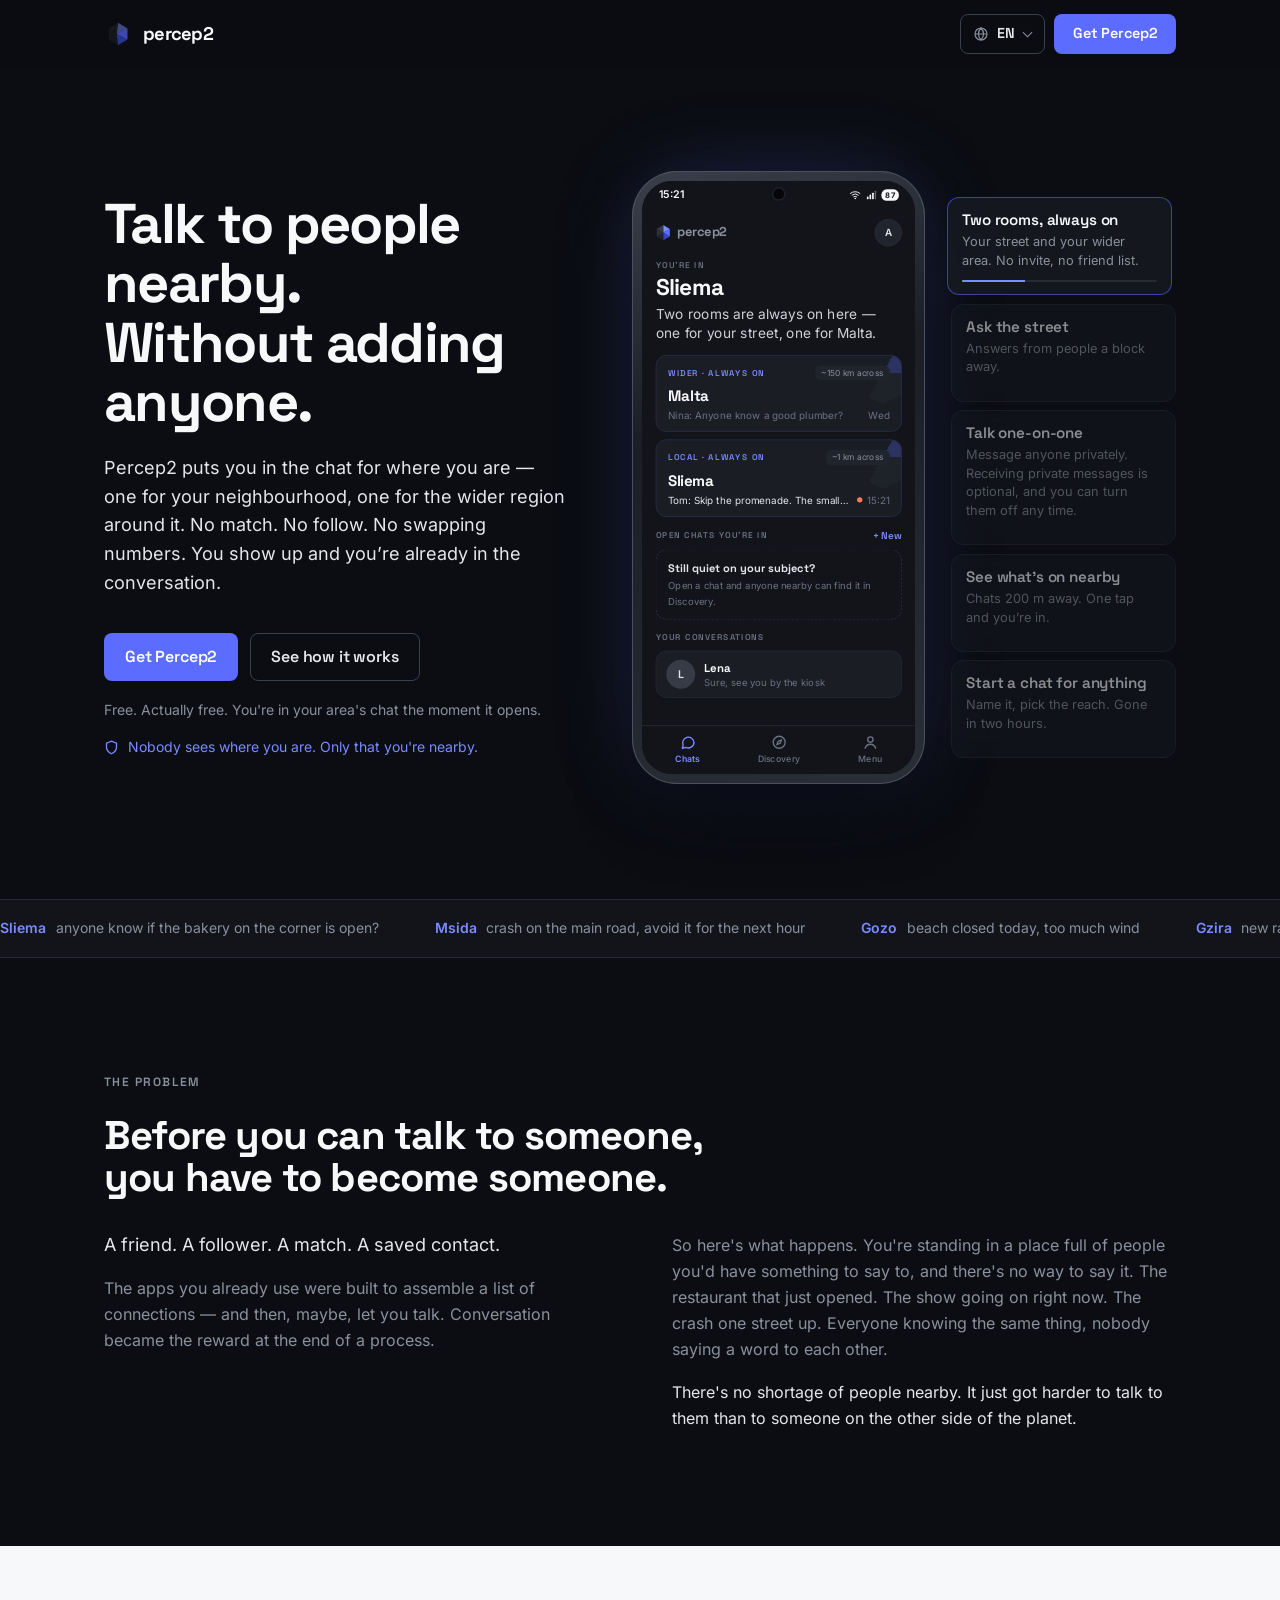
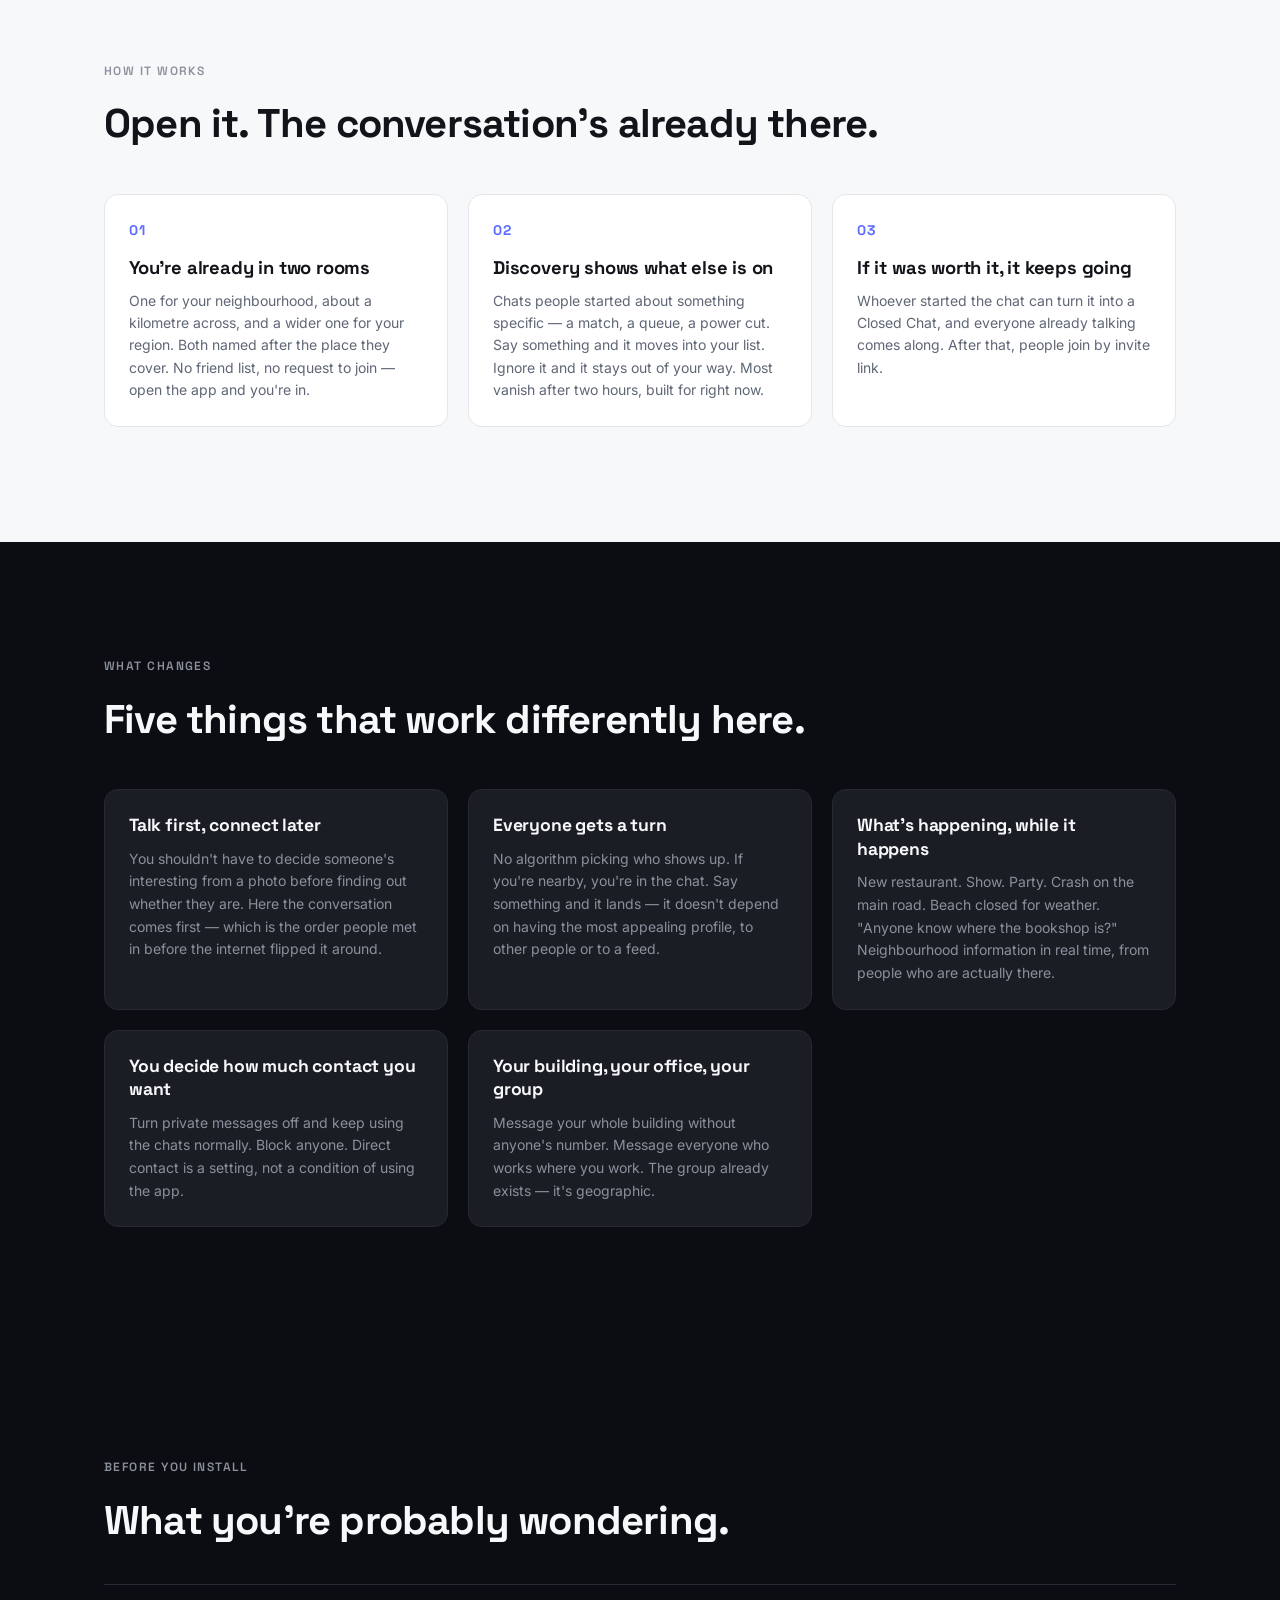
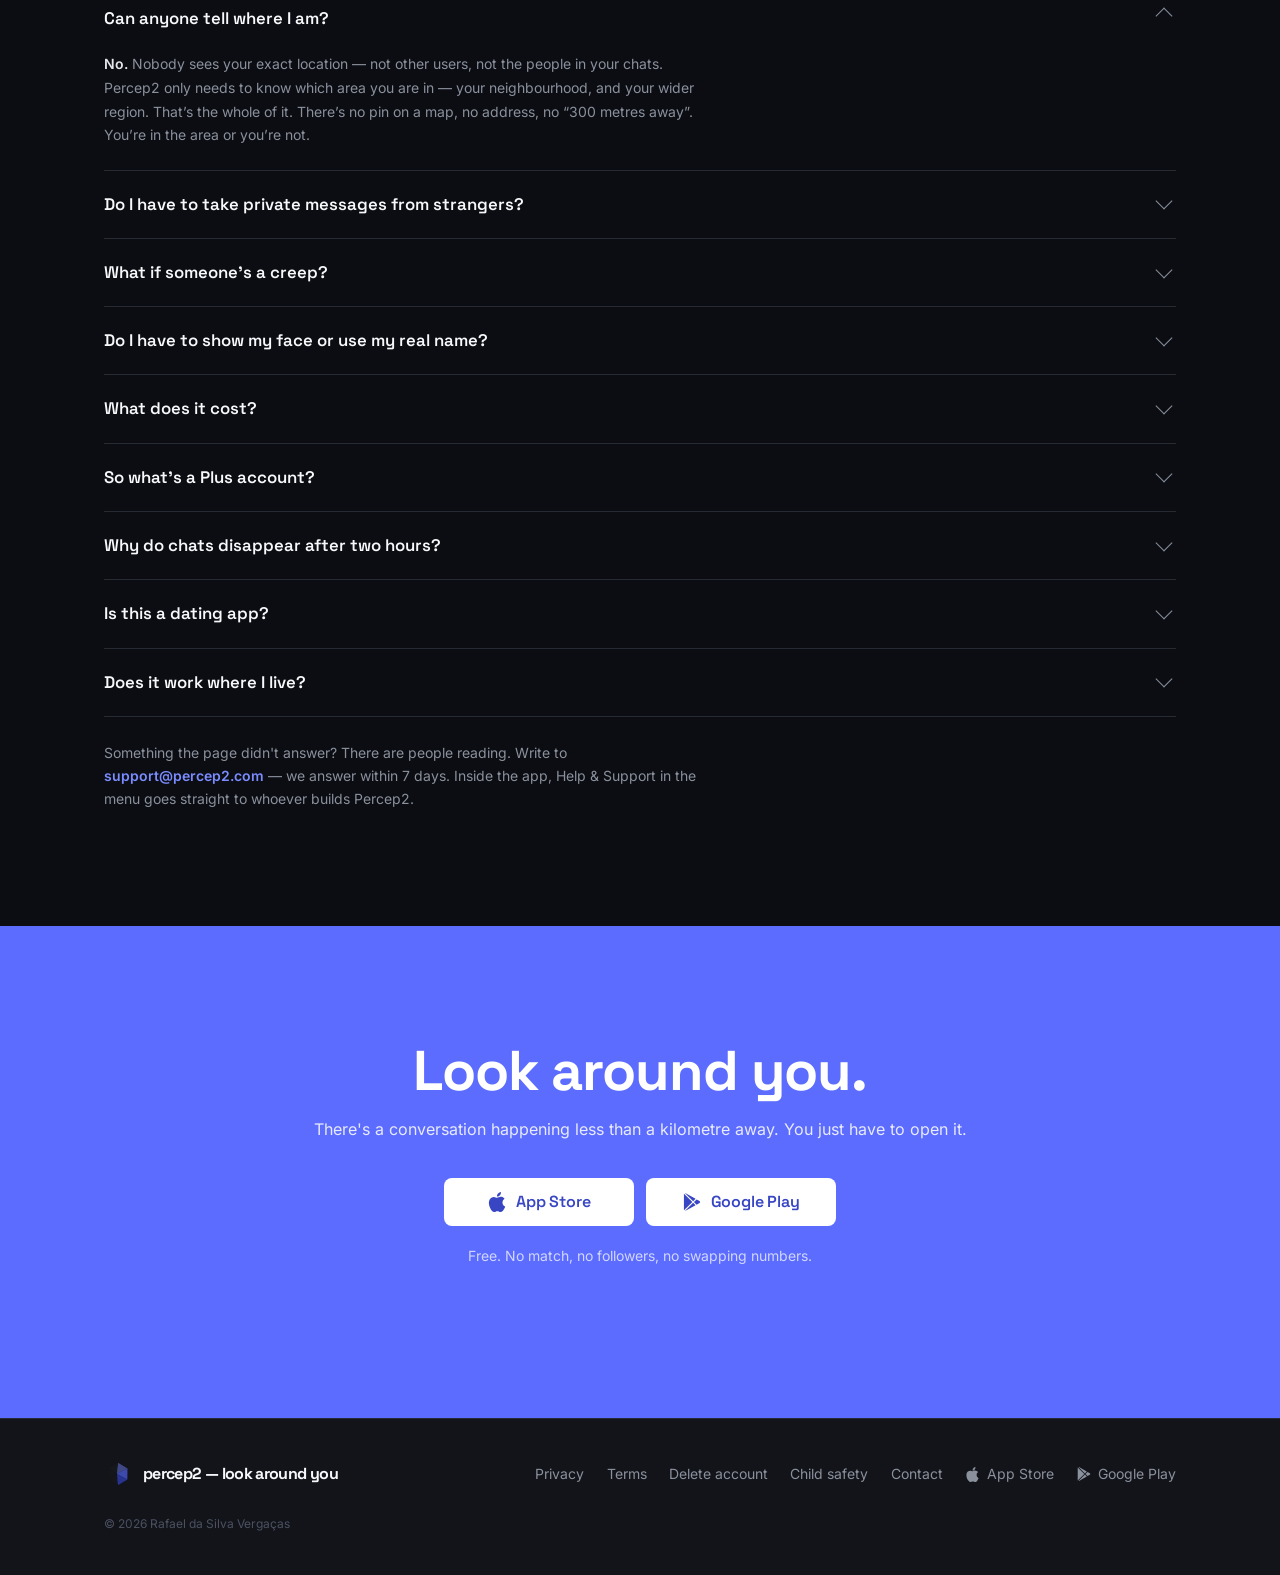
<file: index.html>
<!doctype html>
<html lang="en">
<head>
<meta charset="utf-8">
<meta name="viewport" content="width=device-width,initial-scale=1">
<title>Percep2 — Talk to people nearby. Without adding anyone.</title>
<meta name="description" content="Percep2 puts you in the chat for where you are — your neighbourhood and your wider region. No match, no follow, no swapping numbers.">
<script>
(function(){
  var s;try{s=localStorage.getItem('lang');}catch(e){return;}
  var l=(navigator.languages&&navigator.languages[0])||navigator.language||'';
  if(s==='pt-br'||(s===null&&/^pt/i.test(l)))location.replace('pt-br/index.html'+location.hash);
})();
</script>
<link rel="preload" href="fonts/space-grotesk-latin.woff2" as="font" type="font/woff2" crossorigin>
<link rel="preload" href="fonts/inter-latin.woff2" as="font" type="font/woff2" crossorigin>
<link rel="canonical" href="https://percep2.com/">
<link rel="alternate" hreflang="en" href="https://percep2.com/">
<link rel="alternate" hreflang="pt-BR" href="https://percep2.com/pt-br/">
<link rel="alternate" hreflang="x-default" href="https://percep2.com/">
<link rel="stylesheet" href="assets/site.css">
<link rel="stylesheet" href="assets/demo.css">
<style>
h1{font-size:var(--fs-display);letter-spacing:-.03em}
h2{font-size:var(--fs-h1);letter-spacing:-.02em;margin-bottom:1rem}

/* ---- hero ---- */
.hero{padding-block:clamp(3.5rem,8vw,6.5rem) var(--sec);position:relative}
.hero-grid{display:grid;grid-template-columns:minmax(0,.92fr) minmax(0,1.08fr);gap:clamp(2rem,5vw,4.5rem);
  align-items:center}
.hero h1{margin-bottom:1.4rem}
.hero .sub{font-size:var(--fs-lg);line-height:1.6;color:var(--mist);opacity:.86;margin-bottom:2.2rem}
.cta-row{display:flex;flex-wrap:wrap;gap:.75rem;align-items:center}
.micro{font-size:var(--fs-s);color:var(--slate);margin-top:1.1rem}
.trust{display:inline-flex;align-items:center;gap:.55rem;margin-top:.9rem;
  font-size:var(--fs-s);color:var(--blue-l)}
.trust svg{flex:none}

/* app demo stage */
.stage{position:relative;display:grid;place-items:center;
  min-height:clamp(320px,42vw,460px)}
.rings{position:absolute;inset:0;display:grid;place-items:center;z-index:1}
.rings i{position:absolute;border:1px solid var(--blue);border-radius:50%;
  width:90px;height:90px;opacity:0;
  animation:ping 6s cubic-bezier(.22,.61,.36,1) infinite}
.rings i:nth-child(2){animation-delay:2s}
.rings i:nth-child(3){animation-delay:4s}
@keyframes ping{0%{width:90px;height:90px;opacity:0}
  10%{opacity:.42}100%{width:min(520px,92vw);height:min(520px,92vw);opacity:0}}

/* ---- proof ticker ---- */
.proof{border-block:1px solid var(--line);background:var(--ink);
  padding-block:1.05rem;overflow:hidden}
.track{display:flex;gap:3.5rem;width:max-content;
  animation:slide 46s linear infinite}
.proof:hover .track{animation-play-state:paused}
@keyframes slide{to{transform:translateX(-50%)}}
.msg{font-size:var(--fs-s);color:var(--slate);white-space:nowrap;
  display:flex;align-items:center;gap:.6rem}
.msg b{color:var(--blue-l);font-weight:600}
.proof-note{font-size:var(--fs-xs);color:#4B5160;text-align:center;
  margin-top:.7rem;letter-spacing:.04em}

/* ---- sections ---- */
section{padding-block:var(--sec)}
.lede{font-size:var(--fs-lg);color:var(--mist);opacity:.9}
.two{display:grid;grid-template-columns:1fr 1fr;gap:clamp(2rem,5vw,4rem)}
.steps{display:grid;grid-template-columns:repeat(3,1fr);gap:1.25rem;margin-top:3rem}
.step{background:var(--surface);border:1px solid var(--line);border-radius:14px;
  padding:24px;transition:border-color .16s var(--ease)}
.step:hover{border-color:#2F3543}
.step .n{font-family:var(--disp);font-size:var(--fs-s);font-weight:700;
  color:var(--blue);letter-spacing:.1em;display:block;margin-bottom:.9rem}
.step h3{font-size:1.15rem;margin-bottom:.55rem}
.step p{font-size:var(--fs-s);color:var(--slate);line-height:1.6}

.bens{display:grid;grid-template-columns:repeat(3,1fr);gap:1.25rem;margin-top:3rem}
.ben{background:var(--surface);border:1px solid var(--line);border-radius:14px;
  padding:24px}
.ben h3{font-size:1.1rem;margin-bottom:.6rem}
.ben p{font-size:var(--fs-s);color:var(--slate);line-height:1.62}
.ben:nth-child(4),.ben:nth-child(5){grid-column:span 1}

/* light break */
.break{background:var(--paper);color:var(--ink)}
.break h2,.break h3{color:var(--ink)}
.break p{color:#454B58}
.break .eyebrow{color:#8A909C}
.break .step,.break .ben{background:#fff;border-color:#E4E6EB}
.break .step p,.break .ben p{color:#5F6675}

/* ---- faq ---- */
.faq{margin-top:2.6rem;border-top:1px solid var(--line)}
.faq details{border-bottom:1px solid var(--line)}
.faq summary{cursor:pointer;list-style:none;padding:1.25rem 2.5rem 1.25rem 0;
  font-family:var(--disp);font-weight:600;font-size:1.05rem;color:var(--paper);
  position:relative;transition:color .14s var(--ease)}
.faq summary::-webkit-details-marker{display:none}
.faq summary:hover{color:var(--blue-l)}
.faq summary:focus-visible{outline:2px solid var(--blue-l);outline-offset:4px}
.faq summary::after{content:"";position:absolute;right:.35rem;top:1.55rem;
  width:11px;height:11px;border-right:1.5px solid var(--slate);
  border-bottom:1.5px solid var(--slate);transform:rotate(45deg);
  transition:transform .2s var(--ease)}
.faq details[open] summary::after{transform:rotate(-135deg)}
.faq details .a{padding:0 0 1.4rem;font-size:var(--fs-s);color:var(--slate);
  line-height:1.7;max-width:66ch}
.faq details .a strong{color:var(--mist);font-weight:600}
.faq-note{font-size:var(--fs-s);color:var(--slate);margin-top:1.6rem}

/* ---- final ---- */
.final{background:var(--blue);color:#fff;text-align:center}
.final h2{color:#fff;font-size:var(--fs-display)}
.final p{color:rgba(255,255,255,.86);margin:1rem auto 2.2rem}
.final .btn{background:#fff;color:var(--blue-d)}
.final .btn:hover{background:var(--paper)}
.final .micro{color:rgba(255,255,255,.72)}
.stores{display:flex;flex-wrap:wrap;gap:.8rem;justify-content:center}
.final .stores .btn{min-width:190px;gap:.6rem}
@media(max-width:640px){.final .stores .btn{width:100%;max-width:320px}}

/* ---- scroll reveal ---- */
.rv{opacity:0;transform:translateY(12px);
  transition:opacity .24s ease-out,transform .24s ease-out}
.rv.in{opacity:1;transform:none}
@media (prefers-reduced-motion:reduce){
  .rv{opacity:1;transform:none;transition:none}
  .rings i,.track{animation:none}
  html{scroll-behavior:auto}
}

@media(max-width:900px){
  .hero-grid,.two{grid-template-columns:1fr}
  .steps,.bens{grid-template-columns:1fr}
  .stage{min-height:0}
}
</style>
</head>
<body>

<nav id="nav">
  <div class="wrap">
    <div class="lock"><canvas id="navmark" width="56" height="56"></canvas><span>percep2</span></div>
    <div class="nav-end">
      <details class="lang">
        <summary aria-label="Language: English"><svg width="16" height="16" viewBox="0 0 24 24" fill="none" stroke="currentColor" stroke-width="1.8" aria-hidden="true"><circle cx="12" cy="12" r="9"/><path d="M3 12h18M12 3c2.5 2.7 3.8 5.7 3.8 9s-1.3 6.3-3.8 9c-2.5-2.7-3.8-5.7-3.8-9S9.5 5.7 12 3z"/></svg>EN</summary>
        <ul>
          <li><a href="index.html" hreflang="en" lang="en" data-lang="en" aria-current="true">English</a></li>
          <li><a href="pt-br/index.html" hreflang="pt-BR" lang="pt-BR" data-lang="pt-br">Português (Brasil)</a></li>
        </ul>
      </details>
      <a class="btn btn-p" href="#get">Get Percep2</a>
    </div>
  </div>
</nav>

<!-- 1 · HERO -->
<header class="hero">
  <div class="wrap hero-grid">
    <div>
      <h1 class="rv">Talk to people nearby.<br>Without adding anyone.</h1>
      <p class="sub rv">Percep2 puts you in the chat for where you are — one for your
        neighbourhood, one for the wider region around it. No match. No follow. No swapping numbers.
        You show up and you&rsquo;re already in the conversation.</p>
      <div class="cta-row rv">
        <a class="btn btn-p" href="#get">Get Percep2</a>
        <a class="btn btn-s" href="#how">See how it works</a>
      </div>
      <p class="micro rv">Free. Actually free. You're in your area's chat the moment it opens.</p>
      <p class="trust rv">
        <svg width="15" height="15" viewBox="0 0 24 24" fill="none" stroke="currentColor" stroke-width="2.1">
          <path d="M12 22s8-4 8-10V5l-8-3-8 3v7c0 6 8 10 8 10z"/></svg>
        Nobody sees where you are. Only that you're nearby.
      </p>
    </div>
    <div class="stage rv">
      <div class="demo" id="demo">
        <div class="pwrap">
          <div class="rings"><i></i><i></i><i></i></div>
          <div class="phone" role="img" aria-label="Percep2 app demo: reading your local area chat, messaging someone privately, joining a chat from Discovery and opening a new chat.">
            <div class="phone-in"><div class="scr" aria-hidden="true"></div></div>
          </div>
        </div>
        <ol class="rail">
        <li><button type="button"><b>Two rooms, always on</b><span>Your street and your wider area. No invite, no friend list.</span><i class="bar"></i></button></li>
        <li><button type="button"><b>Ask the street</b><span>Answers from people a block away.</span><i class="bar"></i></button></li>
        <li><button type="button"><b>Talk one-on-one</b><span>Message anyone privately. Receiving private messages is optional, and you can turn them off any time.</span><i class="bar"></i></button></li>
        <li><button type="button"><b>See what’s on nearby</b><span>Chats 200 m away. One tap and you’re in.</span><i class="bar"></i></button></li>
        <li><button type="button"><b>Start a chat for anything</b><span>Name it, pick the reach. Gone in two hours.</span><i class="bar"></i></button></li>
        </ol>
        <div class="dots"></div>
      </div>
    </div>
  </div>
</header>

<!-- 2 · PROOF -->
<div class="proof">
  <div class="track" id="track"></div>
</div>

<!-- 3 · CONFLICT -->
<section>
  <div class="wrap">
    <span class="eyebrow rv">The problem</span>
    <h2 class="rv">Before you can talk to someone,<br>you have to become someone.</h2>
    <div class="two" style="margin-top:2rem">
      <div>
        <p class="lede rv">A friend. A follower. A match. A saved contact.</p>
        <p class="rv dim" style="margin-top:1.1rem">The apps you already use were built to
          assemble a list of connections — and then, maybe, let you talk. Conversation
          became the reward at the end of a process.</p>
      </div>
      <div>
        <p class="rv dim">So here's what happens. You're standing in a place full of people
          you'd have something to say to, and there's no way to say it. The restaurant that
          just opened. The show going on right now. The crash one street up. Everyone
          knowing the same thing, nobody saying a word to each other.</p>
        <p class="rv" style="margin-top:1.1rem;color:var(--mist)">There's no shortage of
          people nearby. It just got harder to talk to them than to someone on the other
          side of the planet.</p>
      </div>
    </div>
  </div>
</section>

<!-- 4 · HOW IT WORKS (light break) -->
<section class="break" id="how">
  <div class="wrap">
    <span class="eyebrow rv">How it works</span>
    <h2 class="rv">Open it. The conversation's already there.</h2>
    <div class="steps">
      <div class="step rv"><span class="n">01</span>
        <h3>You're already in two rooms</h3>
        <p>One for your neighbourhood, about a kilometre across, and a wider one for
          your region. Both named after the place they cover. No friend list, no request to
          join — open the app and you're in.</p></div>
      <div class="step rv"><span class="n">02</span>
        <h3>Discovery shows what else is on</h3>
        <p>Chats people started about something specific — a match, a queue, a power cut.
          Say something and it moves into your list. Ignore it and it stays out of your way.
          Most vanish after two hours, built for right now.</p></div>
      <div class="step rv"><span class="n">03</span>
        <h3>If it was worth it, it keeps going</h3>
        <p>Whoever started the chat can turn it into a Closed Chat, and everyone already
          talking comes along. After that, people join by invite link.</p></div>
    </div>
  </div>
</section>

<!-- 5 · BENEFITS -->
<section>
  <div class="wrap">
    <span class="eyebrow rv">What changes</span>
    <h2 class="rv">Five things that work differently here.</h2>
    <div class="bens">
      <div class="ben rv"><h3>Talk first, connect later</h3>
        <p>You shouldn't have to decide someone's interesting from a photo before finding
          out whether they are. Here the conversation comes first — which is the order
          people met in before the internet flipped it around.</p></div>
      <div class="ben rv"><h3>Everyone gets a turn</h3>
        <p>No algorithm picking who shows up. If you're nearby, you're in the chat. Say
          something and it lands — it doesn't depend on having the most appealing profile,
          to other people or to a feed.</p></div>
      <div class="ben rv"><h3>What's happening, while it happens</h3>
        <p>New restaurant. Show. Party. Crash on the main road. Beach closed for weather.
          "Anyone know where the bookshop is?" Neighbourhood information in real time,
          from people who are actually there.</p></div>
      <div class="ben rv"><h3>You decide how much contact you want</h3>
        <p>Turn private messages off and keep using the chats normally. Block anyone.
          Direct contact is a setting, not a condition of using the app.</p></div>
      <div class="ben rv"><h3>Your building, your office, your group</h3>
        <p>Message your whole building without anyone's number. Message everyone who works
          where you work. The group already exists — it's geographic.</p></div>
    </div>
  </div>
</section>

<!-- 7 · OBJECTIONS -->
<section>
  <div class="wrap">
    <span class="eyebrow rv">Before you install</span>
    <h2 class="rv">What you're probably wondering.</h2>
    <div class="faq">
      <details open class="rv"><summary>Can anyone tell where I am?</summary>
        <div class="a"><strong>No.</strong> Nobody sees your exact location — not other
          users, not the people in your chats. Percep2 only needs to know which area you are in — your neighbourhood, and your
          wider region. That&rsquo;s the whole of it. There&rsquo;s no pin on a map, no address, no
          &ldquo;300 metres away&rdquo;. You&rsquo;re in the area or you&rsquo;re not.</div></details>
      <details class="rv"><summary>Do I have to take private messages from strangers?</summary>
        <div class="a">No. You can switch private messages off and still use every chat
          normally. And you can block anyone.</div></details>
      <details class="rv"><summary>What if someone's a creep?</summary>
        <div class="a">You block them on the spot, from their profile, in any chat — not just
          in private messages. Blocking hides their messages from you everywhere and stops them
          messaging you. You can also <strong>report</strong> any message or any profile, with a
          reason, and reports go to a person who reads them. Where a report holds up, the content
          comes down or the account goes. If something is taken down, whoever posted it is told
          why. And nothing lingers regardless: messages clear themselves out after 7 days in Open
          Chats, 30 in Closed and private ones.</div></details>
      <details class="rv"><summary>Do I have to show my face or use my real name?</summary>
        <div class="a">No to both. A <strong>display name is the only thing required</strong>,
          and it does not have to be your real one — pick whatever you want people to call you.
          Photo, bio and country are all optional, all editable later, and you can leave
          them empty or clear them at any time. Your email address is never shown to anyone.</div></details>
      <details class="rv"><summary>What does it cost?</summary>
        <div class="a">Nothing. The app is completely free — including the Plus
          account, which also costs nothing right now.</div></details>
      <details class="rv"><summary>So what's a Plus account?</summary>
        <div class="a">An account type with four extra things: you choose how long your Open Chats last, you can turn them into Closed Chats, you can open a chat that reaches
          beyond your immediate area, and you can start as many new private conversations as you
          like. Switching is free, and you can switch back.</div></details>
      <details class="rv"><summary>Why do chats disappear after two hours?</summary>
        <div class="a">Because they're for what's happening now. A chat about the show ends
          when the show ends. Anything worth keeping becomes a Closed Chat; the rest gets
          out of the way. On Plus you can choose a longer chat, up to as long as people keep talking.</div></details>
      <details class="rv"><summary>Is this a dating app?</summary>
        <div class="a">Not only. Some people are looking for a relationship, some want
          friends or someone to do something with, and some just want to know what's going
          on nearby. All three fit in the same chat, and that's the part that makes it
          work.</div></details>
      <details class="rv"><summary>Does it work where I live?</summary>
        <div class="a">There is no country list and no waiting list — open the app anywhere and
          you are in your area's chats immediately. That is why there are <strong>two</strong>:
          your neighbourhood is roughly a kilometre across, and early on it may well be quiet.
          The wider regional room is not. So a quiet street is never a dead end — it is one row
          above a room with everyone else in it. As more people around you join, your
          neighbourhood becomes the livelier of the two on its own.</div></details>
    </div>
    <p class="faq-note rv">Something the page didn't answer? There are people reading.
      Write to <a class="link" href="mailto:support@percep2.com">support@percep2.com</a> — we answer within
      7 days. Inside the app, Help &amp; Support in the menu goes straight to whoever
      builds Percep2.</p>
  </div>
</section>

<!-- 9 · FINAL CTA -->
<section class="final" id="get">
  <div class="wrap">
    <h2 class="rv">Look around you.</h2>
    <p class="rv">There's a conversation happening less than a kilometre away.
      You just have to open it.</p>
    <div class="stores rv">
      <a class="btn" href="https://apps.apple.com/app/id6810863761"><svg width="20" height="20" viewBox="0 0 24 24" fill="currentColor" aria-hidden="true"><path d="M12.152 6.896c-.948 0-2.415-1.078-3.96-1.04-2.04.027-3.91 1.183-4.961 3.014-2.117 3.675-.546 9.103 1.519 12.09 1.013 1.454 2.208 3.09 3.792 3.039 1.52-.065 2.09-.987 3.935-.987 1.831 0 2.35.987 3.96.948 1.637-.026 2.676-1.48 3.676-2.948 1.156-1.688 1.636-3.325 1.662-3.415-.039-.013-3.182-1.221-3.22-4.857-.026-3.04 2.48-4.494 2.597-4.559-1.429-2.09-3.623-2.324-4.39-2.376-2-.156-3.675 1.09-4.61 1.09zM15.53 3.83c.843-1.012 1.4-2.427 1.245-3.83-1.207.052-2.662.805-3.532 1.818-.78.896-1.454 2.338-1.273 3.714 1.338.104 2.715-.688 3.559-1.701"/></svg>App Store</a>
      <a class="btn" href="https://play.google.com/store/apps/details?id=com.percep2.app"><svg width="18" height="18" viewBox="0 0 24 24" fill="currentColor" aria-hidden="true"><path d="M22.018 13.298l-3.919 2.218-3.515-3.493 3.543-3.521 3.891 2.202a1.49 1.49 0 0 1 0 2.594zM1.337.924a1.486 1.486 0 0 0-.112.568v21.017c0 .217.045.419.124.6l11.155-11.087L1.337.924zm12.207 10.065l3.258-3.238L3.45.195a1.466 1.466 0 0 0-.946-.179l11.04 10.973zm0 2.067l-11 10.933c.298.036.612-.016.906-.183l13.324-7.54-3.23-3.21z"/></svg>Google Play</a>
    </div>
    <p class="micro rv" style="margin-top:1.2rem">Free. No match, no followers,
      no swapping numbers.</p>
  </div>
</section>

<footer>
  <div class="wrap">
    <div class="lock"><canvas id="footmark" width="48" height="48"></canvas>
      <span style="font-size:1rem">percep2 — look around you</span></div>
    <div class="flinks">
      <a href="privacy.html">Privacy</a><a href="terms.html">Terms</a>
      <a href="delete-account.html">Delete account</a>
      <a href="child-safety.html">Child safety</a>
      <a href="mailto:support@percep2.com">Contact</a>
      <a class="store" href="https://apps.apple.com/app/id6810863761"><svg width="15" height="15" viewBox="0 0 24 24" fill="currentColor" aria-hidden="true"><path d="M12.152 6.896c-.948 0-2.415-1.078-3.96-1.04-2.04.027-3.91 1.183-4.961 3.014-2.117 3.675-.546 9.103 1.519 12.09 1.013 1.454 2.208 3.09 3.792 3.039 1.52-.065 2.09-.987 3.935-.987 1.831 0 2.35.987 3.96.948 1.637-.026 2.676-1.48 3.676-2.948 1.156-1.688 1.636-3.325 1.662-3.415-.039-.013-3.182-1.221-3.22-4.857-.026-3.04 2.48-4.494 2.597-4.559-1.429-2.09-3.623-2.324-4.39-2.376-2-.156-3.675 1.09-4.61 1.09zM15.53 3.83c.843-1.012 1.4-2.427 1.245-3.83-1.207.052-2.662.805-3.532 1.818-.78.896-1.454 2.338-1.273 3.714 1.338.104 2.715-.688 3.559-1.701"/></svg>App Store</a>
      <a class="store" href="https://play.google.com/store/apps/details?id=com.percep2.app"><svg width="14" height="14" viewBox="0 0 24 24" fill="currentColor" aria-hidden="true"><path d="M22.018 13.298l-3.919 2.218-3.515-3.493 3.543-3.521 3.891 2.202a1.49 1.49 0 0 1 0 2.594zM1.337.924a1.486 1.486 0 0 0-.112.568v21.017c0 .217.045.419.124.6l11.155-11.087L1.337.924zm12.207 10.065l3.258-3.238L3.45.195a1.466 1.466 0 0 0-.946-.179l11.04 10.973zm0 2.067l-11 10.933c.298.036.612-.016.906-.183l13.324-7.54-3.23-3.21z"/></svg>Google Play</a>
    </div>
  </div>
  <div class="wrap fcopy">&copy; 2026 Rafael da Silva Vergaças</div>
</footer>

<script>
/* ============================================================
   3 · Proof ticker — duplicado para loop contínuo
   ============================================================ */
(function(){
  const msgs=[
    ['Sliema','anyone know if the bakery on the corner is open?'],
    ['Msida','crash on the main road, avoid it for the next hour'],
    ['Gozo','beach closed today, too much wind'],
    ['Gzira','new ramen place just opened, queue is short right now'],
    ['Office Building','whose car is blocking the garage'],
    ['Valetta','looking for a bookshop around here, any tips?'],
    ['St Julians','who else is at the show? this crowd is huge']
  ];
  const t=document.getElementById('track');
  if(!t) return;
  const html=msgs.map(([p,m])=>`<span class="msg"><b>${p}</b> ${m}</span>`).join('');
  t.innerHTML=html+html;
})();
</script>
<script src="assets/demo.js"></script>
<script src="assets/stores.js"></script>
<script src="assets/site.js"></script>
</body>
</html>
</file>
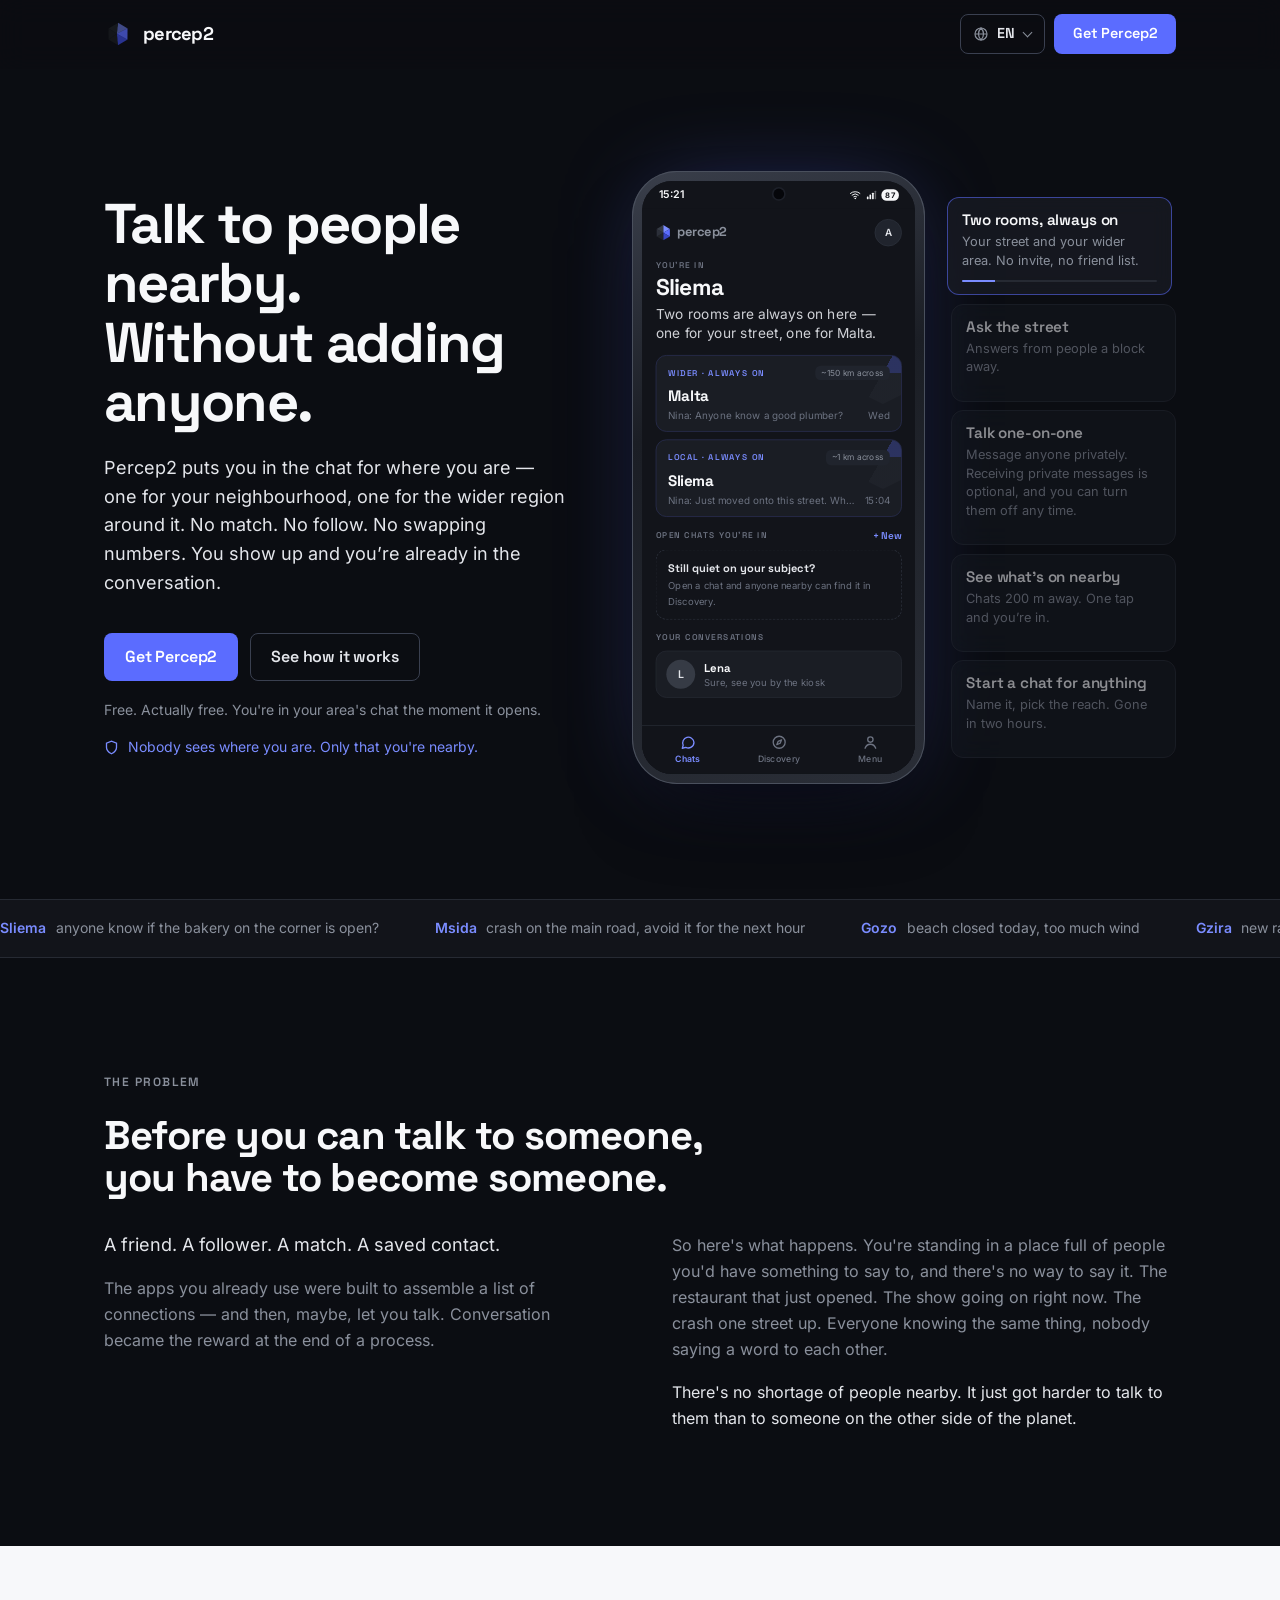
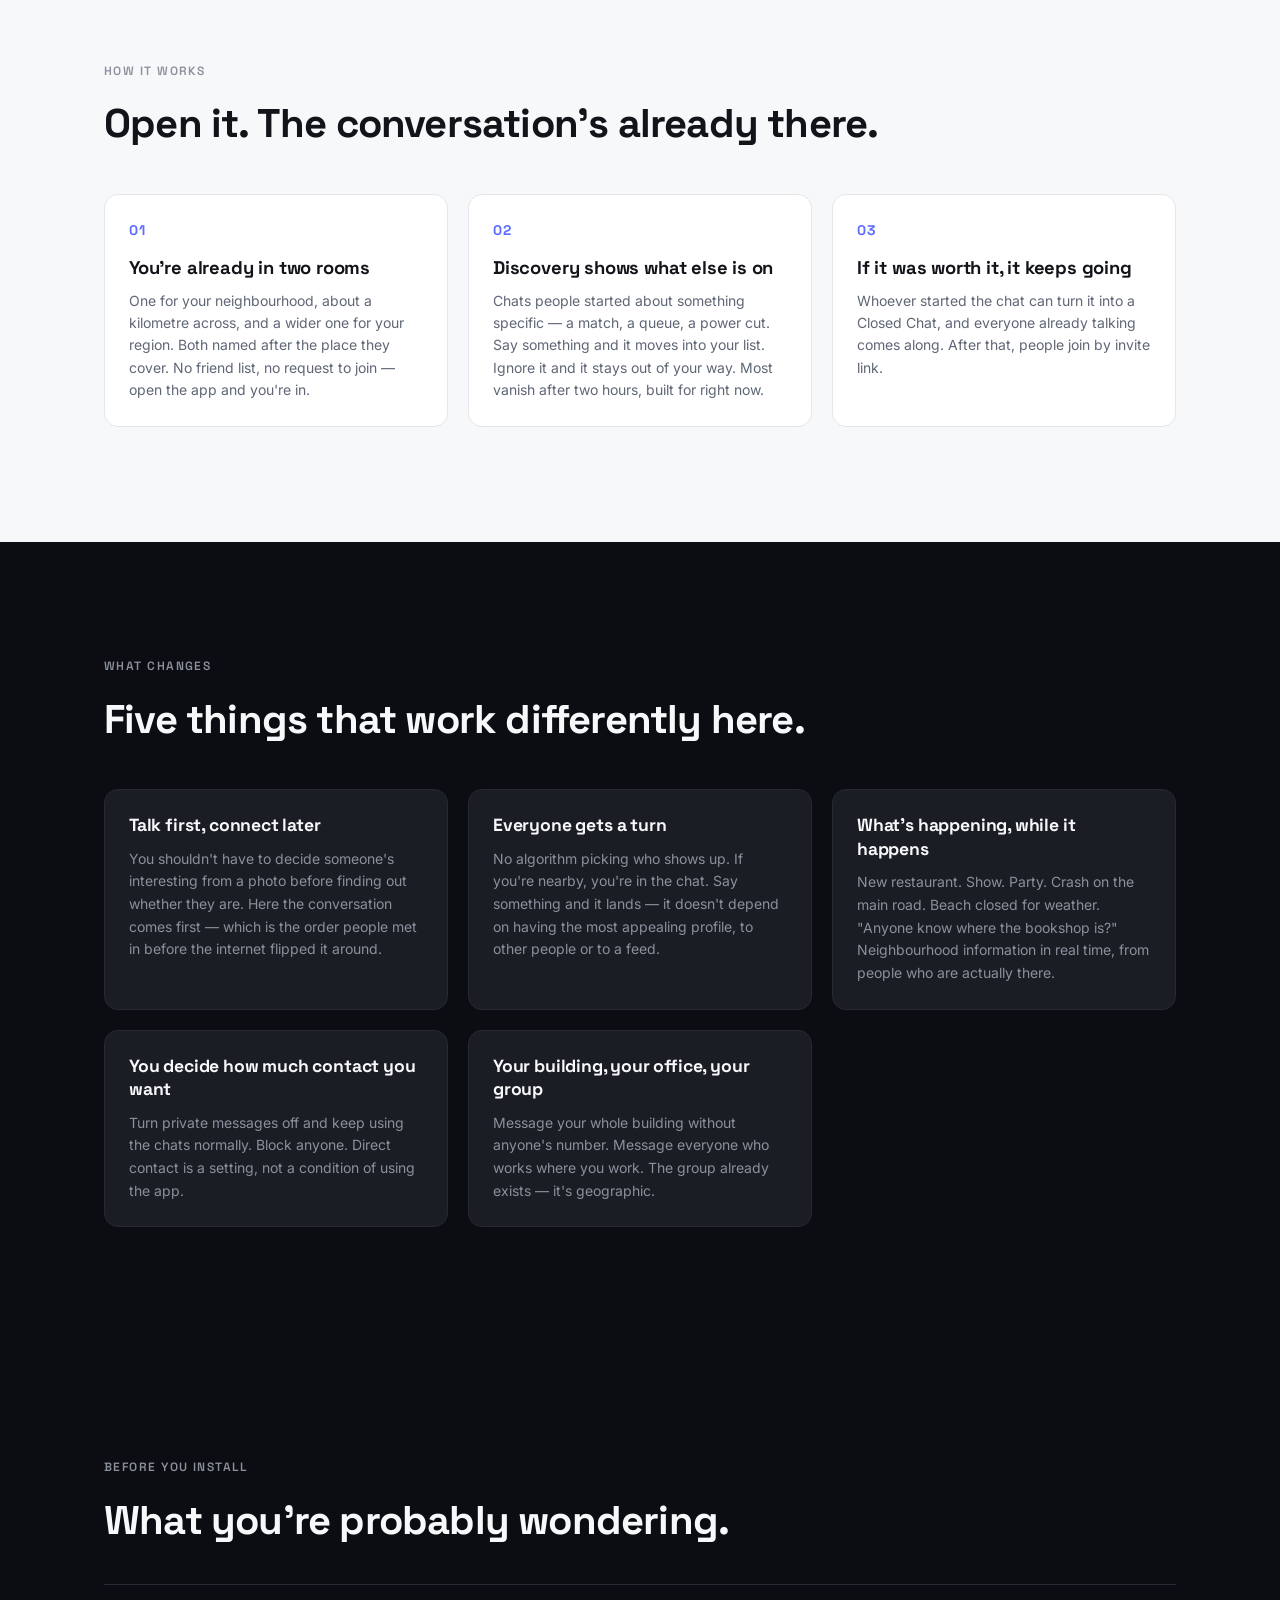
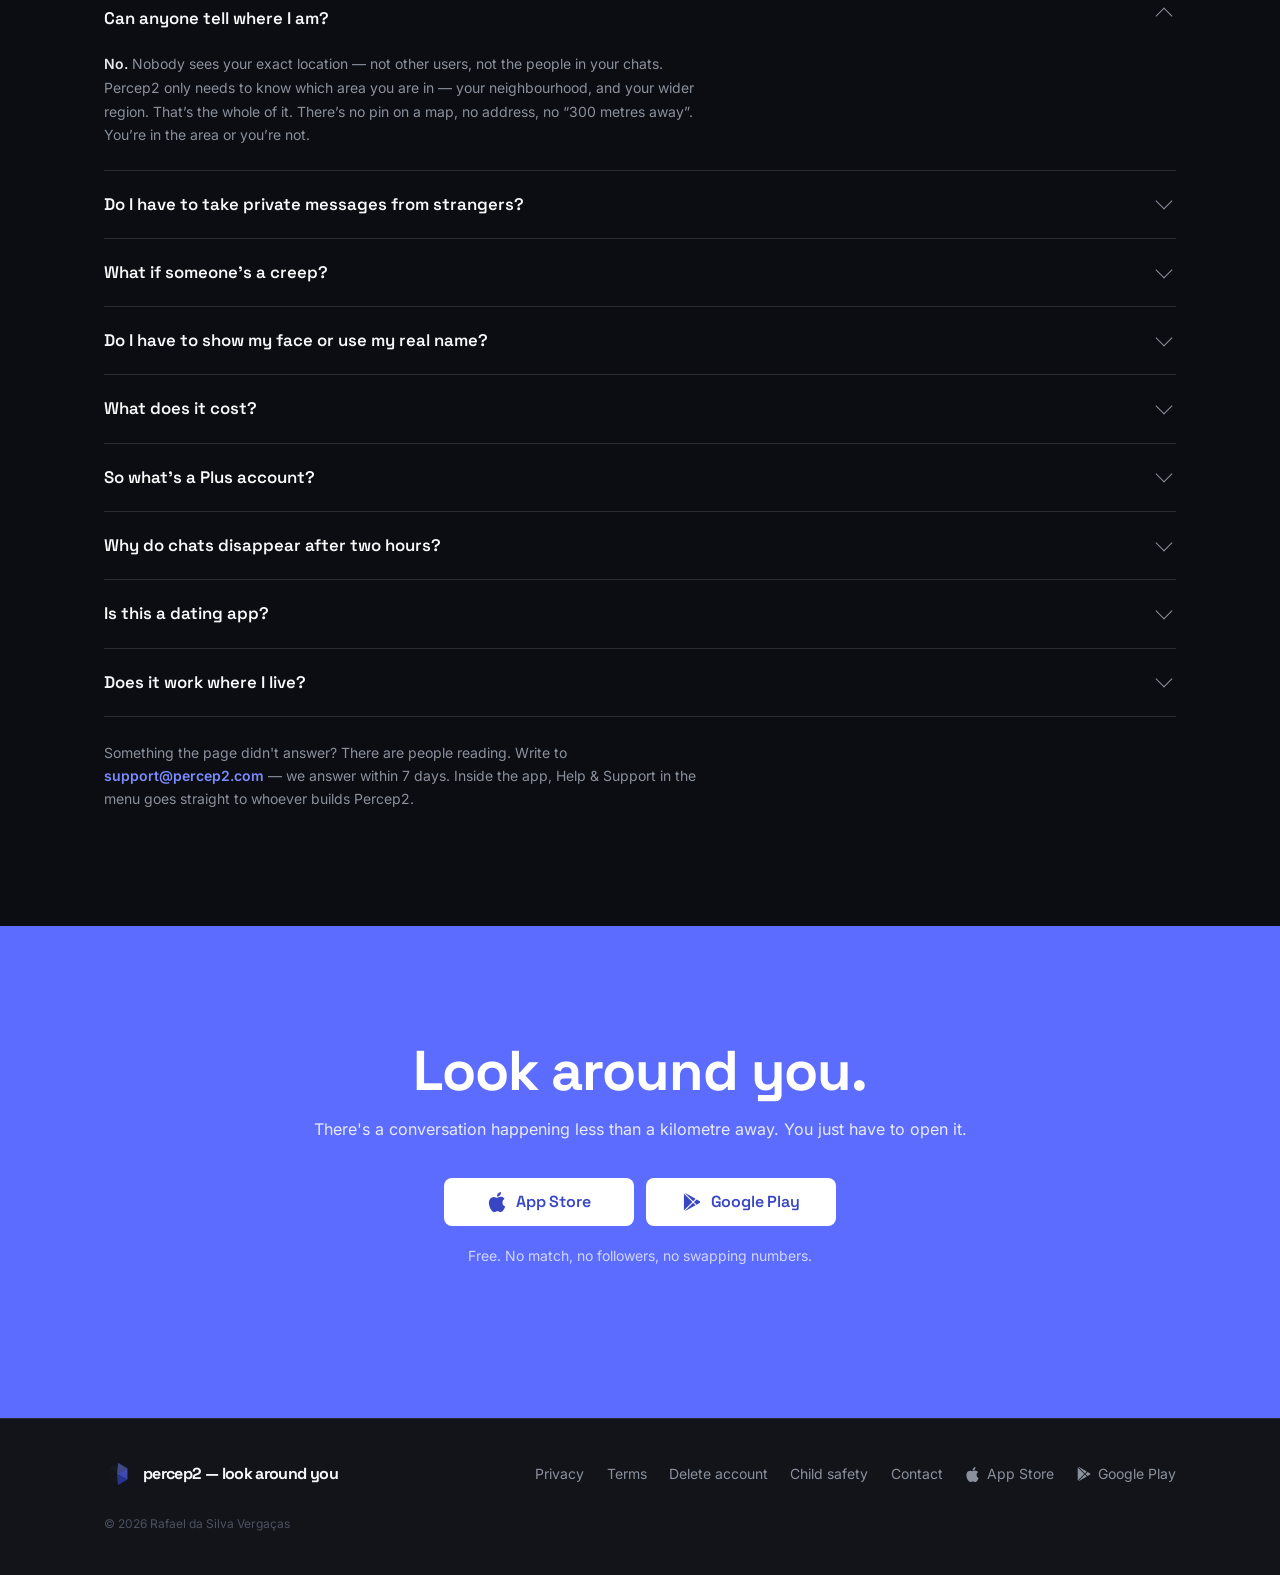
<file: get/index.html>
<!doctype html>
<html lang="en">
<head>
<meta charset="utf-8">
<meta name="viewport" content="width=device-width,initial-scale=1">
<meta name="robots" content="noindex">
<title>Get Percep2</title>
<script src="../assets/stores.js"></script>
<script>
(function(){
  var src=(location.search.match(/[?&]src=([^&#]*)/)||[])[1];
  try{src=src&&decodeURIComponent(src.replace(/\+/g,' '));}catch(e){}
  var ref='utm_source=qr'+(src?'&utm_campaign='+encodeURIComponent(src):'');
  window.GET_REFERRER=ref;
  var url=window.storeUrl&&storeUrl(null,ref);
  if(!url){
    var s=null;try{s=localStorage.getItem('lang');}catch(e){}
    var l=(navigator.languages&&navigator.languages[0])||navigator.language||'';
    url=(s==='pt-br'||(s===null&&/^pt/i.test(l)))?'/pt-br/#get':'/#get';
  }
  document.documentElement.className='go';
  setTimeout(function(){document.documentElement.className='';},1500);
  location.replace(url);
})();
</script>
<link rel="stylesheet" href="../assets/site.css">
<style>
.go body{visibility:hidden}
main{min-height:100vh;display:grid;place-items:center;text-align:center;padding:3rem 0}
h1{margin-bottom:.5rem}
h1+p{margin:0 auto 2.2rem;color:var(--slate)}
.stores{display:flex;flex-wrap:wrap;gap:.8rem;justify-content:center}
.stores .btn{min-width:190px;gap:.6rem;background:var(--blue);color:#fff}
.stores .btn:hover{background:var(--blue-d)}
.site{margin-top:2rem;font-size:var(--fs-s);color:var(--slate)}
.site a{color:var(--blue-l);margin:0 .4rem}
@media(max-width:640px){.stores .btn{width:100%;max-width:320px}}
</style>
</head>
<body>
<main>
  <div class="wrap">
    <h1>Get Percep2</h1>
    <p lang="pt-BR">Baixe o Percep2</p>
    <div class="stores">
      <a class="btn" id="ios" href="https://apps.apple.com/app/id6810863761"><svg width="20" height="20" viewBox="0 0 24 24" fill="currentColor" aria-hidden="true"><path d="M12.152 6.896c-.948 0-2.415-1.078-3.96-1.04-2.04.027-3.91 1.183-4.961 3.014-2.117 3.675-.546 9.103 1.519 12.09 1.013 1.454 2.208 3.09 3.792 3.039 1.52-.065 2.09-.987 3.935-.987 1.831 0 2.35.987 3.96.948 1.637-.026 2.676-1.48 3.676-2.948 1.156-1.688 1.636-3.325 1.662-3.415-.039-.013-3.182-1.221-3.22-4.857-.026-3.04 2.48-4.494 2.597-4.559-1.429-2.09-3.623-2.324-4.39-2.376-2-.156-3.675 1.09-4.61 1.09zM15.53 3.83c.843-1.012 1.4-2.427 1.245-3.83-1.207.052-2.662.805-3.532 1.818-.78.896-1.454 2.338-1.273 3.714 1.338.104 2.715-.688 3.559-1.701"/></svg>App Store</a>
      <a class="btn" id="android" href="https://play.google.com/store/apps/details?id=com.percep2.app"><svg width="18" height="18" viewBox="0 0 24 24" fill="currentColor" aria-hidden="true"><path d="M22.018 13.298l-3.919 2.218-3.515-3.493 3.543-3.521 3.891 2.202a1.49 1.49 0 0 1 0 2.594zM1.337.924a1.486 1.486 0 0 0-.112.568v21.017c0 .217.045.419.124.6l11.155-11.087L1.337.924zm12.207 10.065l3.258-3.238L3.45.195a1.466 1.466 0 0 0-.946-.179l11.04 10.973zm0 2.067l-11 10.933c.298.036.612-.016.906-.183l13.324-7.54-3.23-3.21z"/></svg>Google Play</a>
    </div>
    <noscript>
      <p class="site"><a href="/#get">Percep2 website</a>·<a href="/pt-br/#get" lang="pt-BR">Site do Percep2</a></p>
    </noscript>
  </div>
</main>
<script>
(function(){
  var a=document.getElementById('android');
  if(window.storeUrl&&window.GET_REFERRER) a.href=storeUrl('android',GET_REFERRER);
})();
</script>
</body>
</html>
</file>
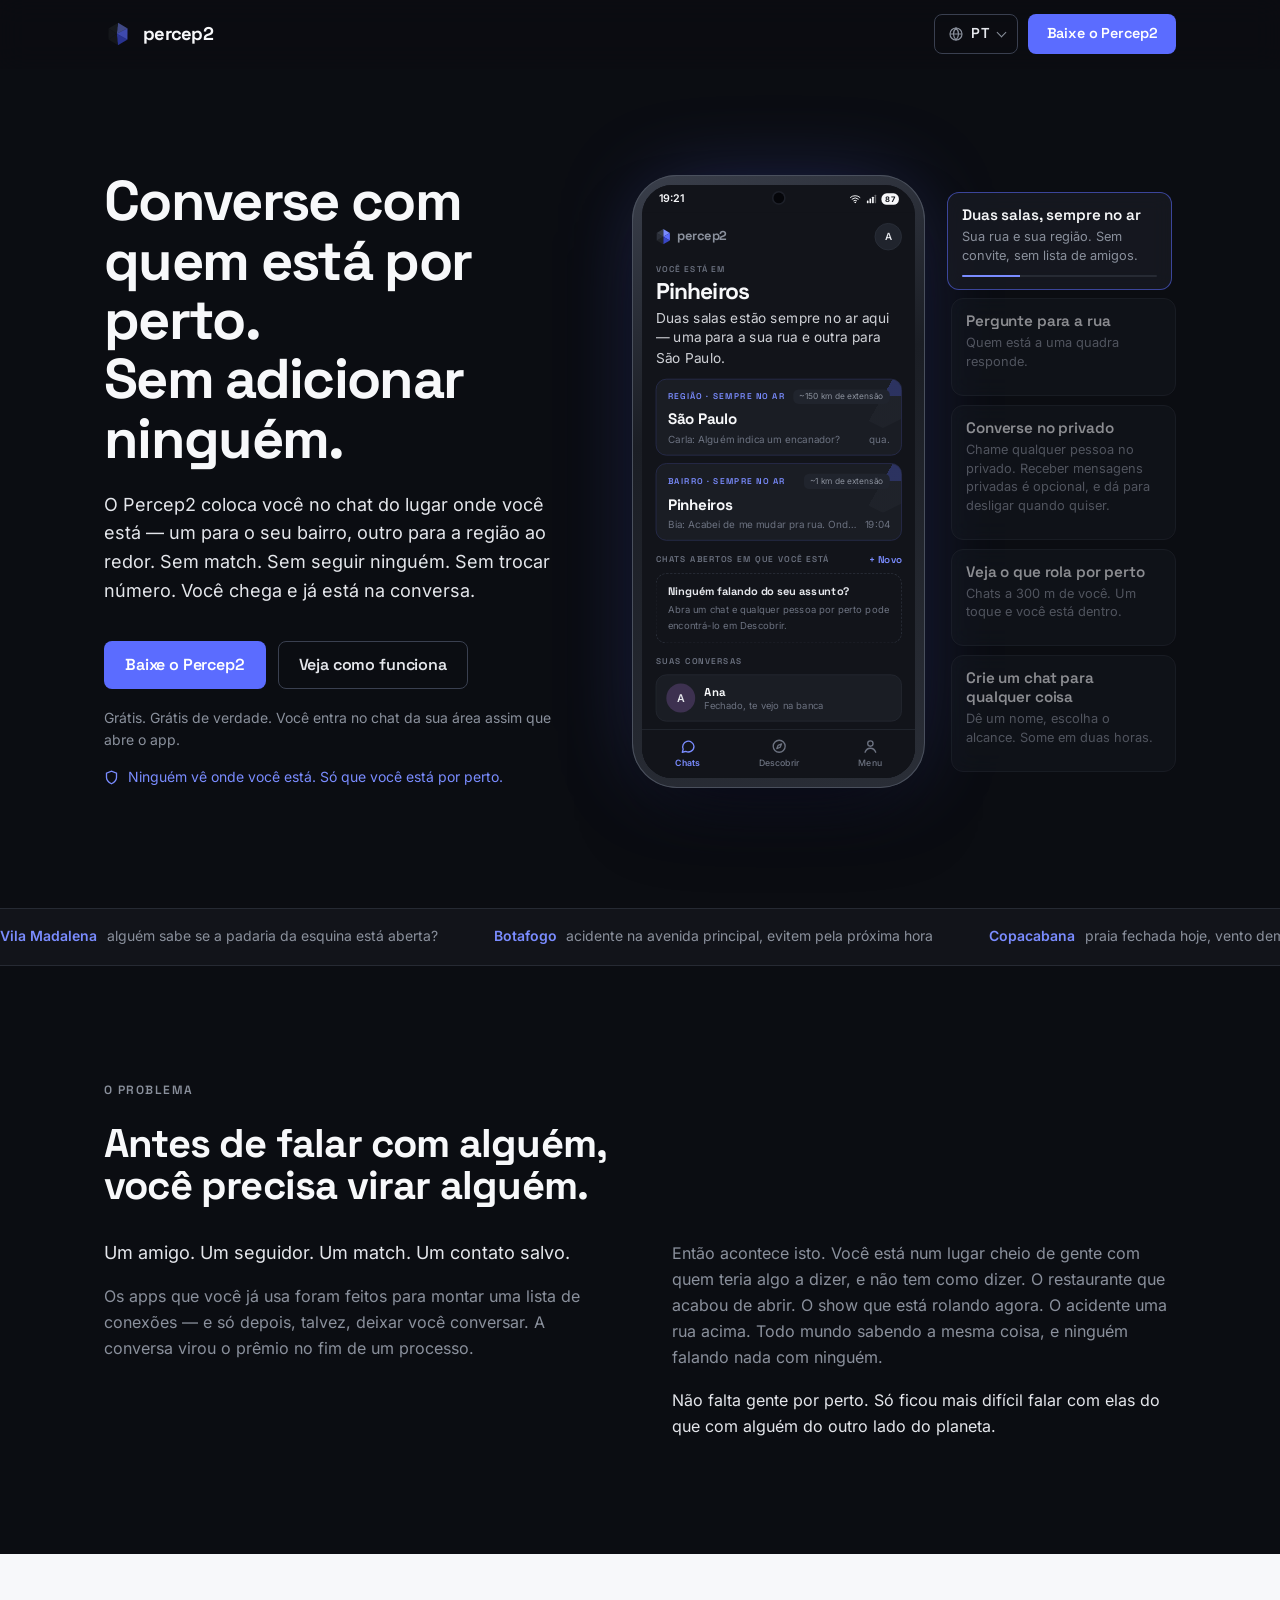
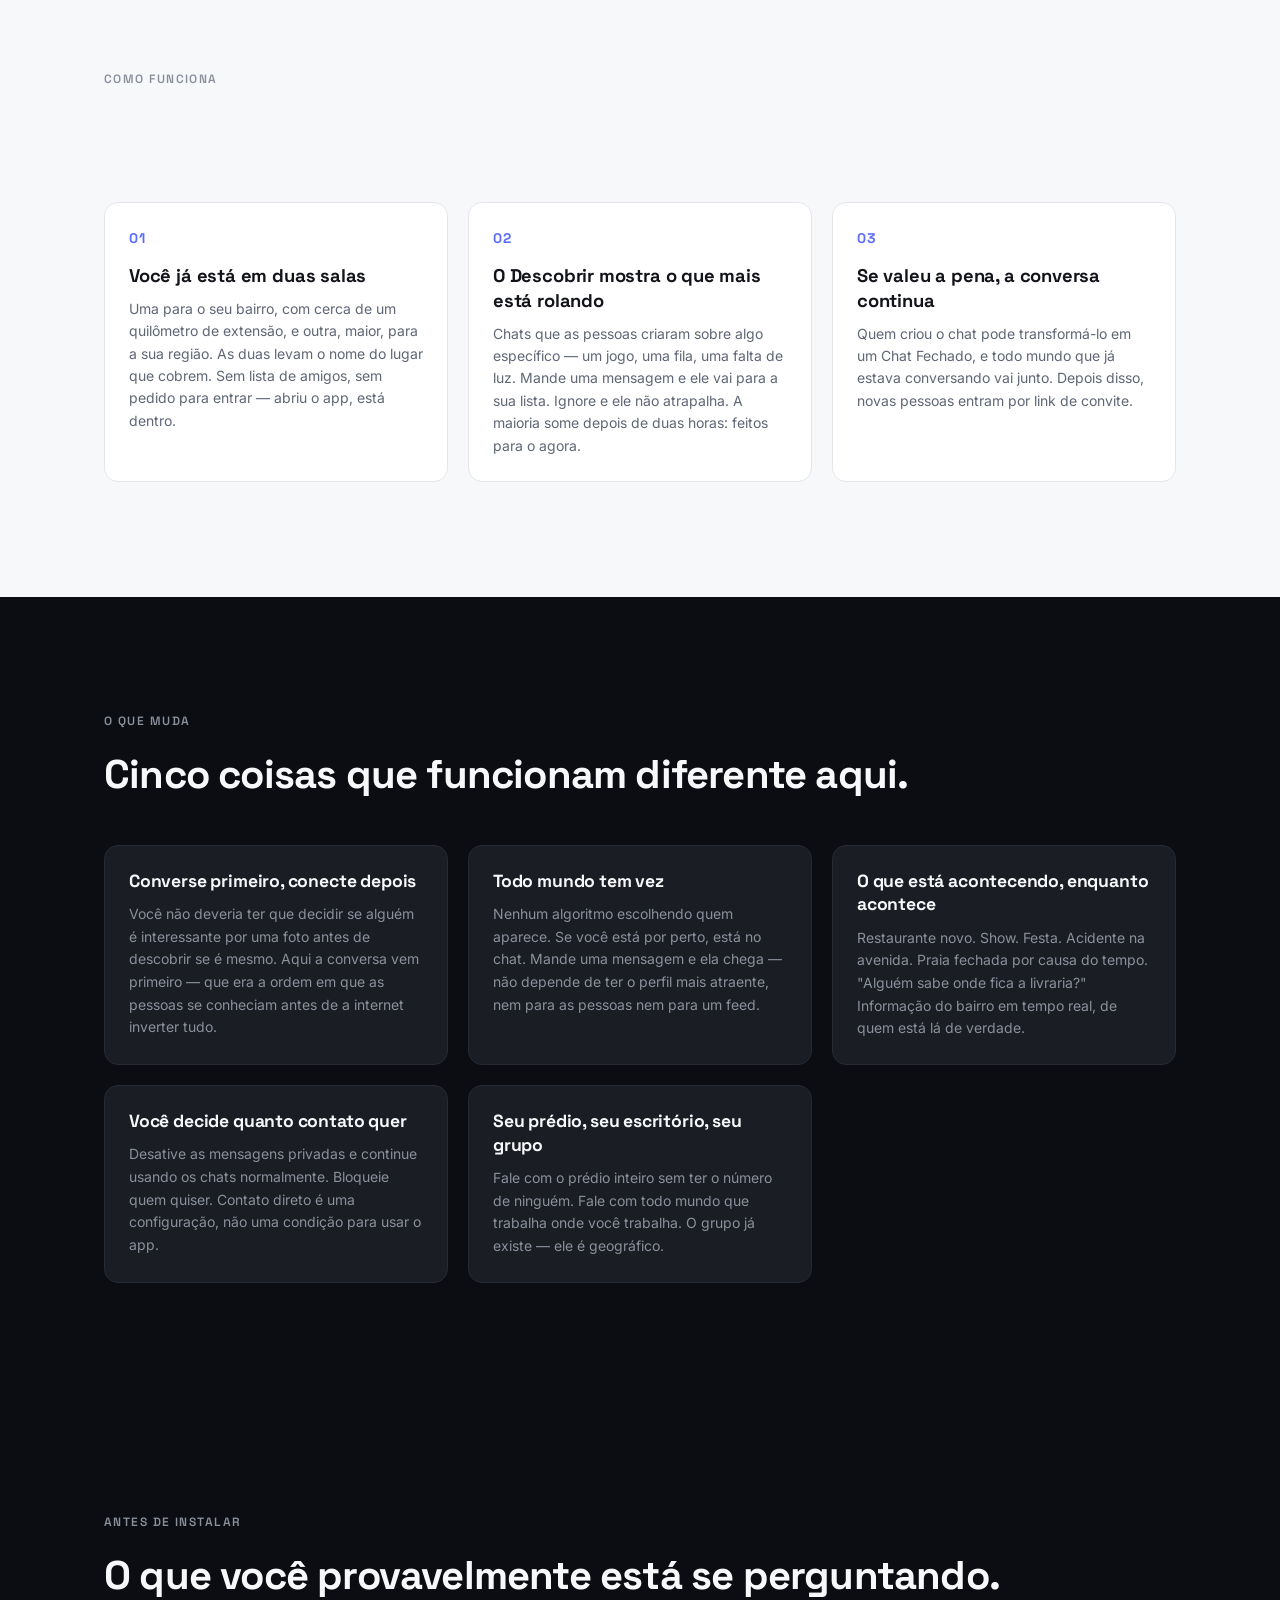
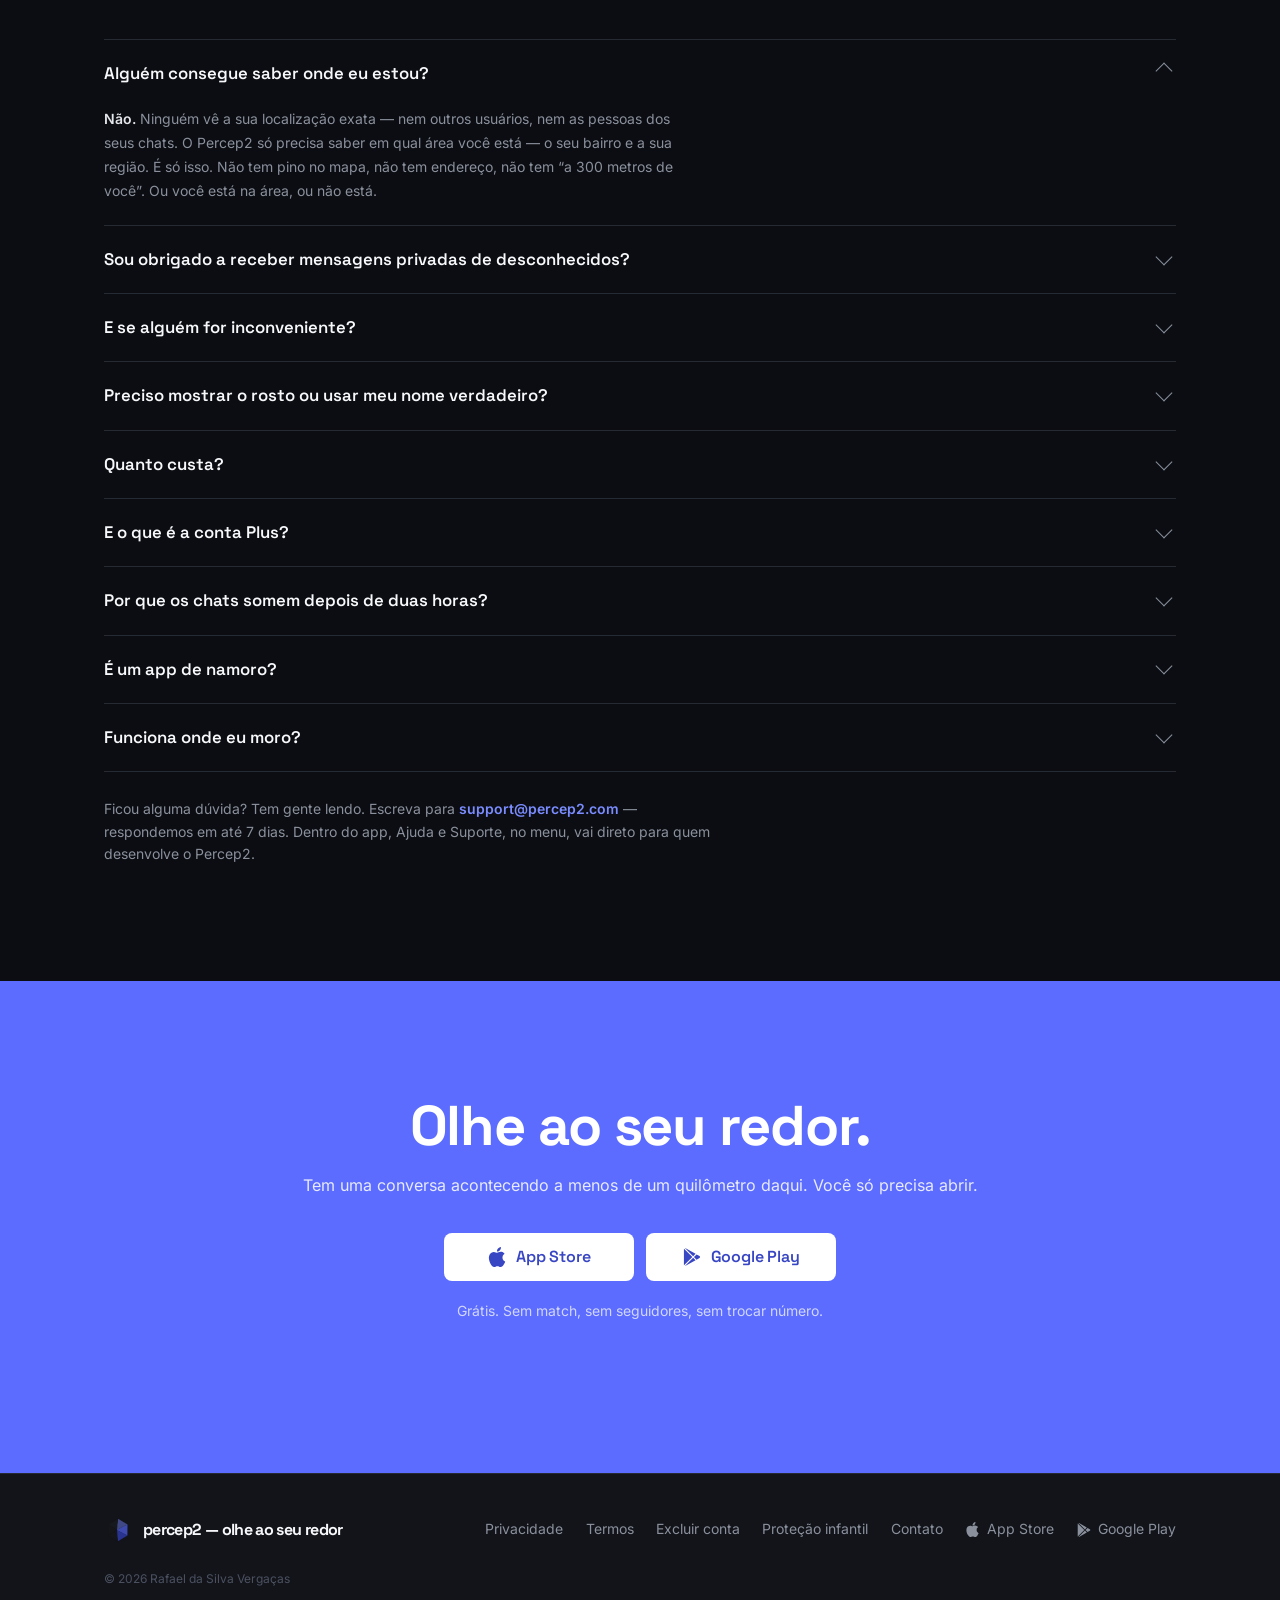
<file: pt-br/index.html>
<!doctype html>
<html lang="pt-BR">
<head>
<meta charset="utf-8">
<meta name="viewport" content="width=device-width,initial-scale=1">
<title>Percep2 — Converse com quem está por perto. Sem adicionar ninguém.</title>
<meta name="description" content="O Percep2 coloca você no chat do lugar onde você está — o do seu bairro e o da sua região. Sem match, sem seguir ninguém, sem trocar número.">
<link rel="preload" href="../fonts/space-grotesk-latin.woff2" as="font" type="font/woff2" crossorigin>
<link rel="preload" href="../fonts/inter-latin.woff2" as="font" type="font/woff2" crossorigin>
<link rel="canonical" href="https://percep2.com/pt-br/">
<link rel="alternate" hreflang="en" href="https://percep2.com/">
<link rel="alternate" hreflang="pt-BR" href="https://percep2.com/pt-br/">
<link rel="alternate" hreflang="x-default" href="https://percep2.com/">
<link rel="stylesheet" href="../assets/site.css">
<link rel="stylesheet" href="../assets/demo.css">
<style>
h1{font-size:var(--fs-display);letter-spacing:-.03em}
h2{font-size:var(--fs-h1);letter-spacing:-.02em;margin-bottom:1rem}

/* ---- hero ---- */
.hero{padding-block:clamp(3.5rem,8vw,6.5rem) var(--sec);position:relative}
.hero-grid{display:grid;grid-template-columns:minmax(0,.92fr) minmax(0,1.08fr);gap:clamp(2rem,5vw,4.5rem);
  align-items:center}
.hero h1{margin-bottom:1.4rem}
.hero .sub{font-size:var(--fs-lg);line-height:1.6;color:var(--mist);opacity:.86;margin-bottom:2.2rem}
.cta-row{display:flex;flex-wrap:wrap;gap:.75rem;align-items:center}
.micro{font-size:var(--fs-s);color:var(--slate);margin-top:1.1rem}
.trust{display:inline-flex;align-items:center;gap:.55rem;margin-top:.9rem;
  font-size:var(--fs-s);color:var(--blue-l)}
.trust svg{flex:none}

/* app demo stage */
.stage{position:relative;display:grid;place-items:center;
  min-height:clamp(320px,42vw,460px)}
.rings{position:absolute;inset:0;display:grid;place-items:center;z-index:1}
.rings i{position:absolute;border:1px solid var(--blue);border-radius:50%;
  width:90px;height:90px;opacity:0;
  animation:ping 6s cubic-bezier(.22,.61,.36,1) infinite}
.rings i:nth-child(2){animation-delay:2s}
.rings i:nth-child(3){animation-delay:4s}
@keyframes ping{0%{width:90px;height:90px;opacity:0}
  10%{opacity:.42}100%{width:min(520px,92vw);height:min(520px,92vw);opacity:0}}

/* ---- proof ticker ---- */
.proof{border-block:1px solid var(--line);background:var(--ink);
  padding-block:1.05rem;overflow:hidden}
.track{display:flex;gap:3.5rem;width:max-content;
  animation:slide 46s linear infinite}
.proof:hover .track{animation-play-state:paused}
@keyframes slide{to{transform:translateX(-50%)}}
.msg{font-size:var(--fs-s);color:var(--slate);white-space:nowrap;
  display:flex;align-items:center;gap:.6rem}
.msg b{color:var(--blue-l);font-weight:600}
.proof-note{font-size:var(--fs-xs);color:#4B5160;text-align:center;
  margin-top:.7rem;letter-spacing:.04em}

/* ---- sections ---- */
section{padding-block:var(--sec)}
.lede{font-size:var(--fs-lg);color:var(--mist);opacity:.9}
.two{display:grid;grid-template-columns:1fr 1fr;gap:clamp(2rem,5vw,4rem)}
.steps{display:grid;grid-template-columns:repeat(3,1fr);gap:1.25rem;margin-top:3rem}
.step{background:var(--surface);border:1px solid var(--line);border-radius:14px;
  padding:24px;transition:border-color .16s var(--ease)}
.step:hover{border-color:#2F3543}
.step .n{font-family:var(--disp);font-size:var(--fs-s);font-weight:700;
  color:var(--blue);letter-spacing:.1em;display:block;margin-bottom:.9rem}
.step h3{font-size:1.15rem;margin-bottom:.55rem}
.step p{font-size:var(--fs-s);color:var(--slate);line-height:1.6}

.bens{display:grid;grid-template-columns:repeat(3,1fr);gap:1.25rem;margin-top:3rem}
.ben{background:var(--surface);border:1px solid var(--line);border-radius:14px;
  padding:24px}
.ben h3{font-size:1.1rem;margin-bottom:.6rem}
.ben p{font-size:var(--fs-s);color:var(--slate);line-height:1.62}
.ben:nth-child(4),.ben:nth-child(5){grid-column:span 1}

/* light break */
.break{background:var(--paper);color:var(--ink)}
.break h2,.break h3{color:var(--ink)}
.break p{color:#454B58}
.break .eyebrow{color:#8A909C}
.break .step,.break .ben{background:#fff;border-color:#E4E6EB}
.break .step p,.break .ben p{color:#5F6675}

/* ---- faq ---- */
.faq{margin-top:2.6rem;border-top:1px solid var(--line)}
.faq details{border-bottom:1px solid var(--line)}
.faq summary{cursor:pointer;list-style:none;padding:1.25rem 2.5rem 1.25rem 0;
  font-family:var(--disp);font-weight:600;font-size:1.05rem;color:var(--paper);
  position:relative;transition:color .14s var(--ease)}
.faq summary::-webkit-details-marker{display:none}
.faq summary:hover{color:var(--blue-l)}
.faq summary:focus-visible{outline:2px solid var(--blue-l);outline-offset:4px}
.faq summary::after{content:"";position:absolute;right:.35rem;top:1.55rem;
  width:11px;height:11px;border-right:1.5px solid var(--slate);
  border-bottom:1.5px solid var(--slate);transform:rotate(45deg);
  transition:transform .2s var(--ease)}
.faq details[open] summary::after{transform:rotate(-135deg)}
.faq details .a{padding:0 0 1.4rem;font-size:var(--fs-s);color:var(--slate);
  line-height:1.7;max-width:66ch}
.faq details .a strong{color:var(--mist);font-weight:600}
.faq-note{font-size:var(--fs-s);color:var(--slate);margin-top:1.6rem}

/* ---- final ---- */
.final{background:var(--blue);color:#fff;text-align:center}
.final h2{color:#fff;font-size:var(--fs-display)}
.final p{color:rgba(255,255,255,.86);margin:1rem auto 2.2rem}
.final .btn{background:#fff;color:var(--blue-d)}
.final .btn:hover{background:var(--paper)}
.final .micro{color:rgba(255,255,255,.72)}
.stores{display:flex;flex-wrap:wrap;gap:.8rem;justify-content:center}
.final .stores .btn{min-width:190px;gap:.6rem}
@media(max-width:640px){.final .stores .btn{width:100%;max-width:320px}}

/* ---- scroll reveal ---- */
.rv{opacity:0;transform:translateY(12px);
  transition:opacity .24s ease-out,transform .24s ease-out}
.rv.in{opacity:1;transform:none}
@media (prefers-reduced-motion:reduce){
  .rv{opacity:1;transform:none;transition:none}
  .rings i,.track{animation:none}
  html{scroll-behavior:auto}
}

@media(max-width:900px){
  .hero-grid,.two{grid-template-columns:1fr}
  .steps,.bens{grid-template-columns:1fr}
  .stage{min-height:0}
}
</style>
</head>
<body>

<nav id="nav">
  <div class="wrap">
    <div class="lock"><canvas id="navmark" width="56" height="56"></canvas><span>percep2</span></div>
    <div class="nav-end">
      <details class="lang">
        <summary aria-label="Idioma: português"><svg width="16" height="16" viewBox="0 0 24 24" fill="none" stroke="currentColor" stroke-width="1.8" aria-hidden="true"><circle cx="12" cy="12" r="9"/><path d="M3 12h18M12 3c2.5 2.7 3.8 5.7 3.8 9s-1.3 6.3-3.8 9c-2.5-2.7-3.8-5.7-3.8-9S9.5 5.7 12 3z"/></svg>PT</summary>
        <ul>
          <li><a href="../index.html" hreflang="en" lang="en" data-lang="en">English</a></li>
          <li><a href="index.html" hreflang="pt-BR" lang="pt-BR" data-lang="pt-br" aria-current="true">Português (Brasil)</a></li>
        </ul>
      </details>
      <a class="btn btn-p" href="#get">Baixe o Percep2</a>
    </div>
  </div>
</nav>

<!-- 1 · HERO -->
<header class="hero">
  <div class="wrap hero-grid">
    <div>
      <h1 class="rv">Converse com quem está por perto.<br>Sem adicionar ninguém.</h1>
      <p class="sub rv">O Percep2 coloca você no chat do lugar onde você está — um para o seu
        bairro, outro para a região ao redor. Sem match. Sem seguir ninguém. Sem trocar número.
        Você chega e já está na conversa.</p>
      <div class="cta-row rv">
        <a class="btn btn-p" href="#get">Baixe o Percep2</a>
        <a class="btn btn-s" href="#how">Veja como funciona</a>
      </div>
      <p class="micro rv">Grátis. Grátis de verdade. Você entra no chat da sua área assim que abre o app.</p>
      <p class="trust rv">
        <svg width="15" height="15" viewBox="0 0 24 24" fill="none" stroke="currentColor" stroke-width="2.1">
          <path d="M12 22s8-4 8-10V5l-8-3-8 3v7c0 6 8 10 8 10z"/></svg>
        Ninguém vê onde você está. Só que você está por perto.
      </p>
    </div>
    <div class="stage rv">
      <div class="demo" id="demo">
        <div class="pwrap">
          <div class="rings"><i></i><i></i><i></i></div>
          <div class="phone" role="img" aria-label="Demonstração do app Percep2: lendo o chat do seu bairro, chamando alguém no privado, entrando num chat pelo Descobrir e abrindo um chat novo.">
            <div class="phone-in"><div class="scr" aria-hidden="true"></div></div>
          </div>
        </div>
        <ol class="rail">
        <li><button type="button"><b>Duas salas, sempre no ar</b><span>Sua rua e sua região. Sem convite, sem lista de amigos.</span><i class="bar"></i></button></li>
        <li><button type="button"><b>Pergunte para a rua</b><span>Quem está a uma quadra responde.</span><i class="bar"></i></button></li>
        <li><button type="button"><b>Converse no privado</b><span>Chame qualquer pessoa no privado. Receber mensagens privadas é opcional, e dá para desligar quando quiser.</span><i class="bar"></i></button></li>
        <li><button type="button"><b>Veja o que rola por perto</b><span>Chats a 300 m de você. Um toque e você está dentro.</span><i class="bar"></i></button></li>
        <li><button type="button"><b>Crie um chat para qualquer coisa</b><span>Dê um nome, escolha o alcance. Some em duas horas.</span><i class="bar"></i></button></li>
        </ol>
        <div class="dots"></div>
      </div>
    </div>
  </div>
</header>

<!-- 2 · PROOF -->
<div class="proof">
  <div class="track" id="track"></div>
</div>

<!-- 3 · CONFLICT -->
<section>
  <div class="wrap">
    <span class="eyebrow rv">O problema</span>
    <h2 class="rv">Antes de falar com alguém,<br>você precisa virar alguém.</h2>
    <div class="two" style="margin-top:2rem">
      <div>
        <p class="lede rv">Um amigo. Um seguidor. Um match. Um contato salvo.</p>
        <p class="rv dim" style="margin-top:1.1rem">Os apps que você já usa foram feitos para
          montar uma lista de conexões — e só depois, talvez, deixar você conversar. A conversa
          virou o prêmio no fim de um processo.</p>
      </div>
      <div>
        <p class="rv dim">Então acontece isto. Você está num lugar cheio de gente com quem teria
          algo a dizer, e não tem como dizer. O restaurante que acabou de abrir. O show que está
          rolando agora. O acidente uma rua acima. Todo mundo sabendo a mesma coisa, e ninguém
          falando nada com ninguém.</p>
        <p class="rv" style="margin-top:1.1rem;color:var(--mist)">Não falta gente por perto.
          Só ficou mais difícil falar com elas do que com alguém do outro lado do planeta.</p>
      </div>
    </div>
  </div>
</section>

<!-- 4 · HOW IT WORKS (light break) -->
<section class="break" id="how">
  <div class="wrap">
    <span class="eyebrow rv">Como funciona</span>
    <h2 class="rv">Abra o app. A conversa já está lá.</h2>
    <div class="steps">
      <div class="step rv"><span class="n">01</span>
        <h3>Você já está em duas salas</h3>
        <p>Uma para o seu bairro, com cerca de um quilômetro de extensão, e outra, maior,
          para a sua região. As duas levam o nome do lugar que cobrem. Sem lista de amigos, sem pedido
          para entrar — abriu o app, está dentro.</p></div>
      <div class="step rv"><span class="n">02</span>
        <h3>O Descobrir mostra o que mais está rolando</h3>
        <p>Chats que as pessoas criaram sobre algo específico — um jogo, uma fila, uma falta de
          luz. Mande uma mensagem e ele vai para a sua lista. Ignore e ele não atrapalha.
          A maioria some depois de duas horas: feitos para o agora.</p></div>
      <div class="step rv"><span class="n">03</span>
        <h3>Se valeu a pena, a conversa continua</h3>
        <p>Quem criou o chat pode transformá-lo em um Chat Fechado, e todo mundo que já estava
          conversando vai junto. Depois disso, novas pessoas entram por link de convite.</p></div>
    </div>
  </div>
</section>

<!-- 5 · BENEFITS -->
<section>
  <div class="wrap">
    <span class="eyebrow rv">O que muda</span>
    <h2 class="rv">Cinco coisas que funcionam diferente aqui.</h2>
    <div class="bens">
      <div class="ben rv"><h3>Converse primeiro, conecte depois</h3>
        <p>Você não deveria ter que decidir se alguém é interessante por uma foto antes de
          descobrir se é mesmo. Aqui a conversa vem primeiro — que era a ordem em que as pessoas
          se conheciam antes de a internet inverter tudo.</p></div>
      <div class="ben rv"><h3>Todo mundo tem vez</h3>
        <p>Nenhum algoritmo escolhendo quem aparece. Se você está por perto, está no chat. Mande
          uma mensagem e ela chega — não depende de ter o perfil mais atraente, nem para as
          pessoas nem para um feed.</p></div>
      <div class="ben rv"><h3>O que está acontecendo, enquanto acontece</h3>
        <p>Restaurante novo. Show. Festa. Acidente na avenida. Praia fechada por causa do tempo.
          "Alguém sabe onde fica a livraria?" Informação do bairro em tempo real, de quem está
          lá de verdade.</p></div>
      <div class="ben rv"><h3>Você decide quanto contato quer</h3>
        <p>Desative as mensagens privadas e continue usando os chats normalmente. Bloqueie
          quem quiser. Contato direto é uma configuração, não uma condição para usar o app.</p></div>
      <div class="ben rv"><h3>Seu prédio, seu escritório, seu grupo</h3>
        <p>Fale com o prédio inteiro sem ter o número de ninguém. Fale com todo mundo que
          trabalha onde você trabalha. O grupo já existe — ele é geográfico.</p></div>
    </div>
  </div>
</section>

<!-- 7 · OBJECTIONS -->
<section>
  <div class="wrap">
    <span class="eyebrow rv">Antes de instalar</span>
    <h2 class="rv">O que você provavelmente está se perguntando.</h2>
    <div class="faq">
      <details open class="rv"><summary>Alguém consegue saber onde eu estou?</summary>
        <div class="a"><strong>Não.</strong> Ninguém vê a sua localização exata — nem outros
          usuários, nem as pessoas dos seus chats. O Percep2 só precisa saber em qual área você
          está — o seu bairro e a sua região. É só isso. Não tem pino no mapa, não tem endereço,
          não tem &ldquo;a 300 metros de você&rdquo;. Ou você está na área, ou não está.</div></details>
      <details class="rv"><summary>Sou obrigado a receber mensagens privadas de desconhecidos?</summary>
        <div class="a">Não. Você pode desativar as mensagens privadas e continuar usando todos
          os chats normalmente. E pode bloquear qualquer pessoa.</div></details>
      <details class="rv"><summary>E se alguém for inconveniente?</summary>
        <div class="a">Você bloqueia na hora, pelo perfil da pessoa, em qualquer chat — não só
          nas mensagens privadas. O bloqueio esconde as mensagens dela para você em todo lugar e
          impede que ela mande mensagens para você. Você também pode <strong>denunciar</strong>
          qualquer mensagem ou perfil, informando o motivo, e as denúncias vão para uma pessoa
          que lê cada uma. Quando a denúncia procede, o conteúdo sai do ar ou a conta é
          removida. Se algo for retirado, quem publicou é informado do motivo. E nada fica para
          sempre: as mensagens se apagam sozinhas depois de 7 dias nos Chats Abertos e de 30 nos
          Fechados e nos privados.</div></details>
      <details class="rv"><summary>Preciso mostrar o rosto ou usar meu nome verdadeiro?</summary>
        <div class="a">Nenhum dos dois. Um <strong>nome de exibição é a única coisa
          obrigatória</strong>, e ele não precisa ser o seu nome real — escolha como quer ser
          chamado. Foto, bio e país são opcionais, editáveis depois, e você pode deixá-los em
          branco ou apagá-los a qualquer momento. Seu e-mail nunca é mostrado a ninguém.</div></details>
      <details class="rv"><summary>Quanto custa?</summary>
        <div class="a">Nada. O app é totalmente gratuito — inclusive a conta Plus, que também
          não custa nada por enquanto.</div></details>
      <details class="rv"><summary>E o que é a conta Plus?</summary>
        <div class="a">Um tipo de conta com quatro extras: você escolhe quanto tempo seus Chats Abertos duram, você pode transformá-los em Chats Fechados, pode abrir um chat que
          alcança além da sua área imediata e pode iniciar quantas conversas privadas novas
          quiser. Mudar é grátis, e dá para voltar atrás.</div></details>
      <details class="rv"><summary>Por que os chats somem depois de duas horas?</summary>
        <div class="a">Porque eles são para o que está acontecendo agora. Um chat sobre o show
          acaba quando o show acaba. O que valer a pena manter vira um Chat Fechado; o resto
          sai do caminho. No Plus dá para escolher um chat mais longo, até enquanto as pessoas continuarem conversando.</div></details>
      <details class="rv"><summary>É um app de namoro?</summary>
        <div class="a">Não só. Tem gente procurando um relacionamento, tem gente que quer fazer
          amizade ou achar companhia para alguma coisa, e tem gente que só quer saber o que está
          rolando por perto. Os três cabem no mesmo chat, e é justamente isso que faz funcionar.</div></details>
      <details class="rv"><summary>Funciona onde eu moro?</summary>
        <div class="a">Não existe lista de países nem lista de espera — abra o app em qualquer
          lugar e você entra nos chats da sua área na hora. É por isso que são <strong>dois</strong>:
          o seu bairro tem cerca de um quilômetro de extensão e, no começo, pode estar bem quieto.
          A sala da região, não. Então uma rua quieta nunca é um beco sem saída — ela está
          logo abaixo de uma sala com todo mundo dentro. Conforme mais gente perto de você entra,
          o bairro naturalmente vira a mais movimentada das duas.</div></details>
    </div>
    <p class="faq-note rv">Ficou alguma dúvida? Tem gente lendo. Escreva para
      <a class="link" href="mailto:support@percep2.com">support@percep2.com</a> — respondemos em
      até 7 dias. Dentro do app, Ajuda e Suporte, no menu, vai direto para quem desenvolve
      o Percep2.</p>
  </div>
</section>

<!-- 9 · FINAL CTA -->
<section class="final" id="get">
  <div class="wrap">
    <h2 class="rv">Olhe ao seu redor.</h2>
    <p class="rv">Tem uma conversa acontecendo a menos de um quilômetro daqui.
      Você só precisa abrir.</p>
    <div class="stores rv">
      <a class="btn" href="https://apps.apple.com/app/id6810863761"><svg width="20" height="20" viewBox="0 0 24 24" fill="currentColor" aria-hidden="true"><path d="M12.152 6.896c-.948 0-2.415-1.078-3.96-1.04-2.04.027-3.91 1.183-4.961 3.014-2.117 3.675-.546 9.103 1.519 12.09 1.013 1.454 2.208 3.09 3.792 3.039 1.52-.065 2.09-.987 3.935-.987 1.831 0 2.35.987 3.96.948 1.637-.026 2.676-1.48 3.676-2.948 1.156-1.688 1.636-3.325 1.662-3.415-.039-.013-3.182-1.221-3.22-4.857-.026-3.04 2.48-4.494 2.597-4.559-1.429-2.09-3.623-2.324-4.39-2.376-2-.156-3.675 1.09-4.61 1.09zM15.53 3.83c.843-1.012 1.4-2.427 1.245-3.83-1.207.052-2.662.805-3.532 1.818-.78.896-1.454 2.338-1.273 3.714 1.338.104 2.715-.688 3.559-1.701"/></svg>App Store</a>
      <a class="btn" href="https://play.google.com/store/apps/details?id=com.percep2.app"><svg width="18" height="18" viewBox="0 0 24 24" fill="currentColor" aria-hidden="true"><path d="M22.018 13.298l-3.919 2.218-3.515-3.493 3.543-3.521 3.891 2.202a1.49 1.49 0 0 1 0 2.594zM1.337.924a1.486 1.486 0 0 0-.112.568v21.017c0 .217.045.419.124.6l11.155-11.087L1.337.924zm12.207 10.065l3.258-3.238L3.45.195a1.466 1.466 0 0 0-.946-.179l11.04 10.973zm0 2.067l-11 10.933c.298.036.612-.016.906-.183l13.324-7.54-3.23-3.21z"/></svg>Google Play</a>
    </div>
    <p class="micro rv" style="margin-top:1.2rem">Grátis. Sem match, sem seguidores,
      sem trocar número.</p>
  </div>
</section>

<footer>
  <div class="wrap">
    <div class="lock"><canvas id="footmark" width="48" height="48"></canvas>
      <span style="font-size:1rem">percep2 — olhe ao seu redor</span></div>
    <div class="flinks">
      <a href="privacy.html">Privacidade</a><a href="terms.html">Termos</a>
      <a href="delete-account.html">Excluir conta</a>
      <a href="child-safety.html">Proteção infantil</a>
      <a href="mailto:support@percep2.com">Contato</a>
      <a class="store" href="https://apps.apple.com/app/id6810863761"><svg width="15" height="15" viewBox="0 0 24 24" fill="currentColor" aria-hidden="true"><path d="M12.152 6.896c-.948 0-2.415-1.078-3.96-1.04-2.04.027-3.91 1.183-4.961 3.014-2.117 3.675-.546 9.103 1.519 12.09 1.013 1.454 2.208 3.09 3.792 3.039 1.52-.065 2.09-.987 3.935-.987 1.831 0 2.35.987 3.96.948 1.637-.026 2.676-1.48 3.676-2.948 1.156-1.688 1.636-3.325 1.662-3.415-.039-.013-3.182-1.221-3.22-4.857-.026-3.04 2.48-4.494 2.597-4.559-1.429-2.09-3.623-2.324-4.39-2.376-2-.156-3.675 1.09-4.61 1.09zM15.53 3.83c.843-1.012 1.4-2.427 1.245-3.83-1.207.052-2.662.805-3.532 1.818-.78.896-1.454 2.338-1.273 3.714 1.338.104 2.715-.688 3.559-1.701"/></svg>App Store</a>
      <a class="store" href="https://play.google.com/store/apps/details?id=com.percep2.app"><svg width="14" height="14" viewBox="0 0 24 24" fill="currentColor" aria-hidden="true"><path d="M22.018 13.298l-3.919 2.218-3.515-3.493 3.543-3.521 3.891 2.202a1.49 1.49 0 0 1 0 2.594zM1.337.924a1.486 1.486 0 0 0-.112.568v21.017c0 .217.045.419.124.6l11.155-11.087L1.337.924zm12.207 10.065l3.258-3.238L3.45.195a1.466 1.466 0 0 0-.946-.179l11.04 10.973zm0 2.067l-11 10.933c.298.036.612-.016.906-.183l13.324-7.54-3.23-3.21z"/></svg>Google Play</a>
    </div>
  </div>
  <div class="wrap fcopy">&copy; 2026 Rafael da Silva Vergaças</div>
</footer>

<script>
/* ============================================================
   3 · Proof ticker — duplicado para loop contínuo
   ============================================================ */
(function(){
  const msgs=[
    ['Vila Madalena','alguém sabe se a padaria da esquina está aberta?'],
    ['Botafogo','acidente na avenida principal, evitem pela próxima hora'],
    ['Copacabana','praia fechada hoje, vento demais'],
    ['Liberdade','abriu um lugar de ramen novo, a fila está curta agora'],
    ['Escritório','de quem é o carro bloqueando a garagem?'],
    ['Pinheiros','procurando uma livraria aqui perto, alguma dica?'],
    ['Ibirapuera','quem mais está no show? que multidão']
  ];
  const t=document.getElementById('track');
  if(!t) return;
  const html=msgs.map(([p,m])=>`<span class="msg"><b>${p}</b> ${m}</span>`).join('');
  t.innerHTML=html+html;
})();
</script>
<script src="../assets/demo.js"></script>
<script src="../assets/stores.js"></script>
<script src="../assets/site.js"></script>
</body>
</html>
</file>
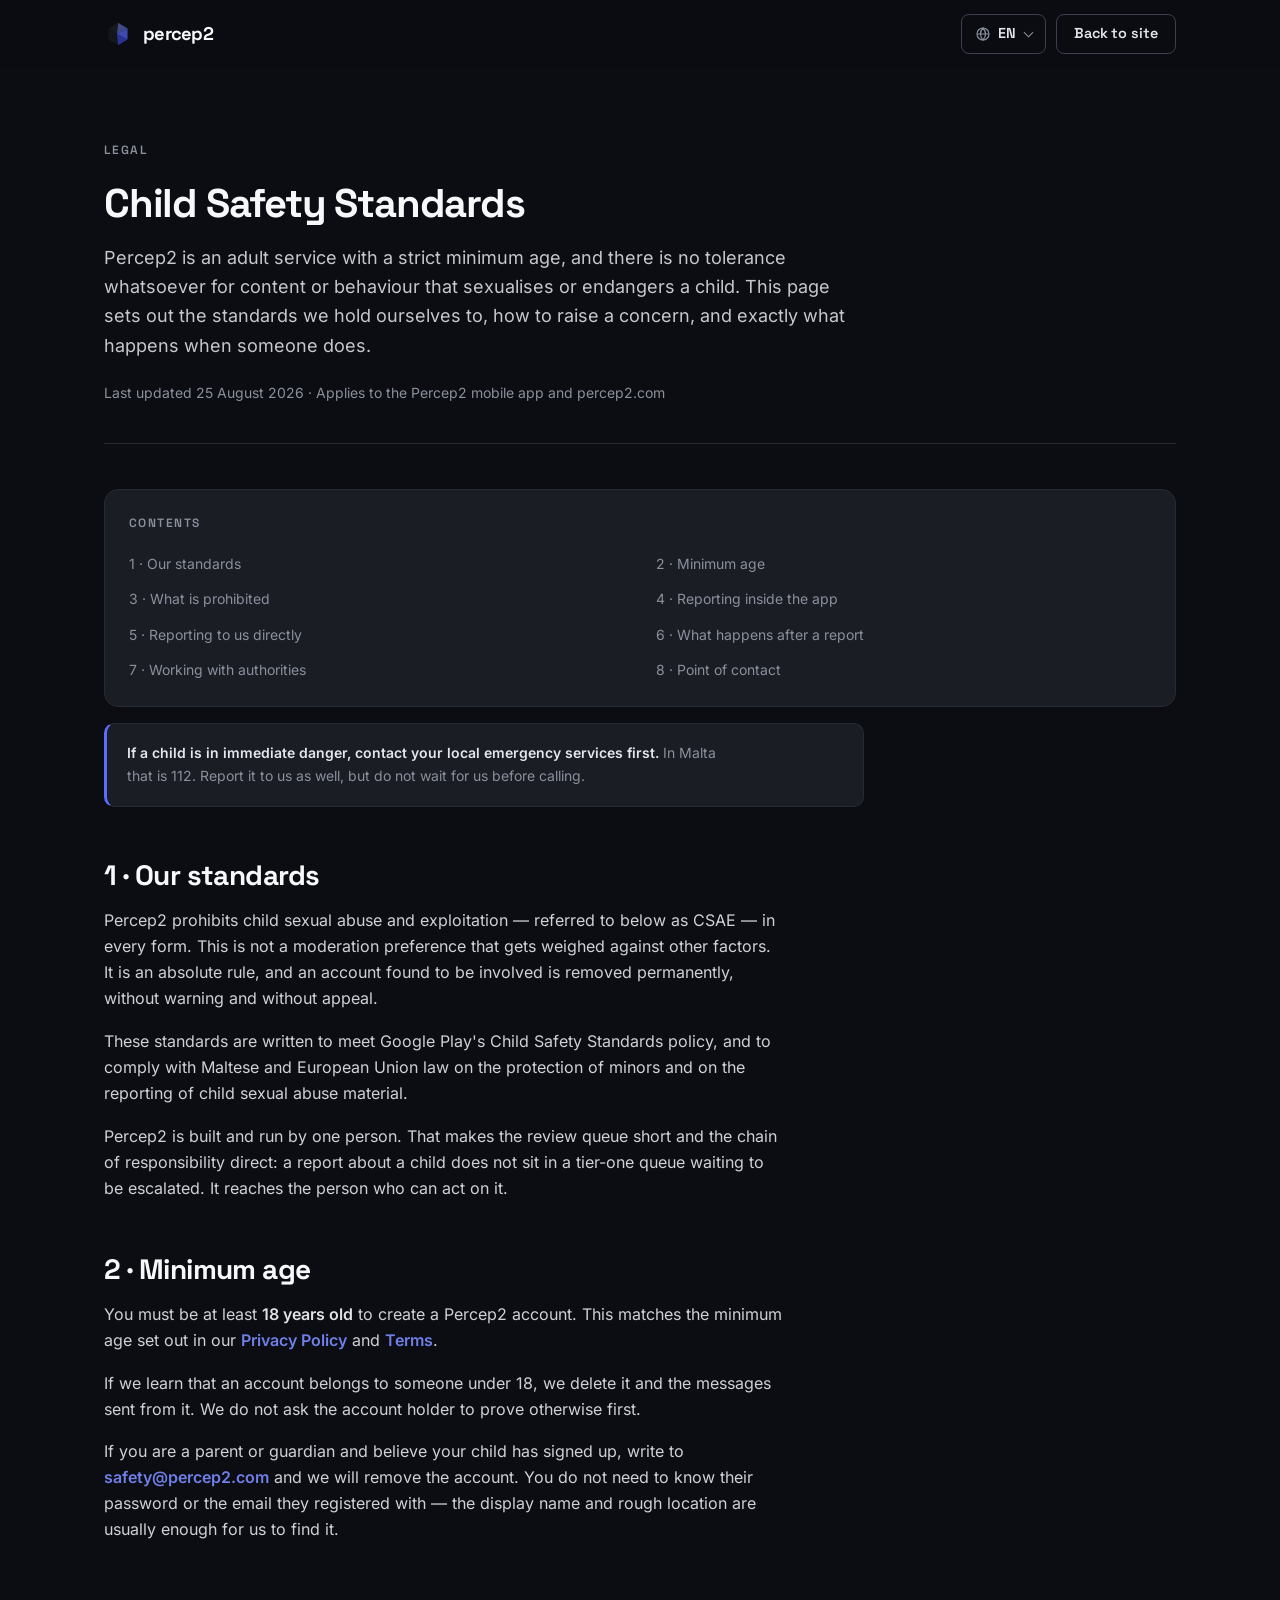
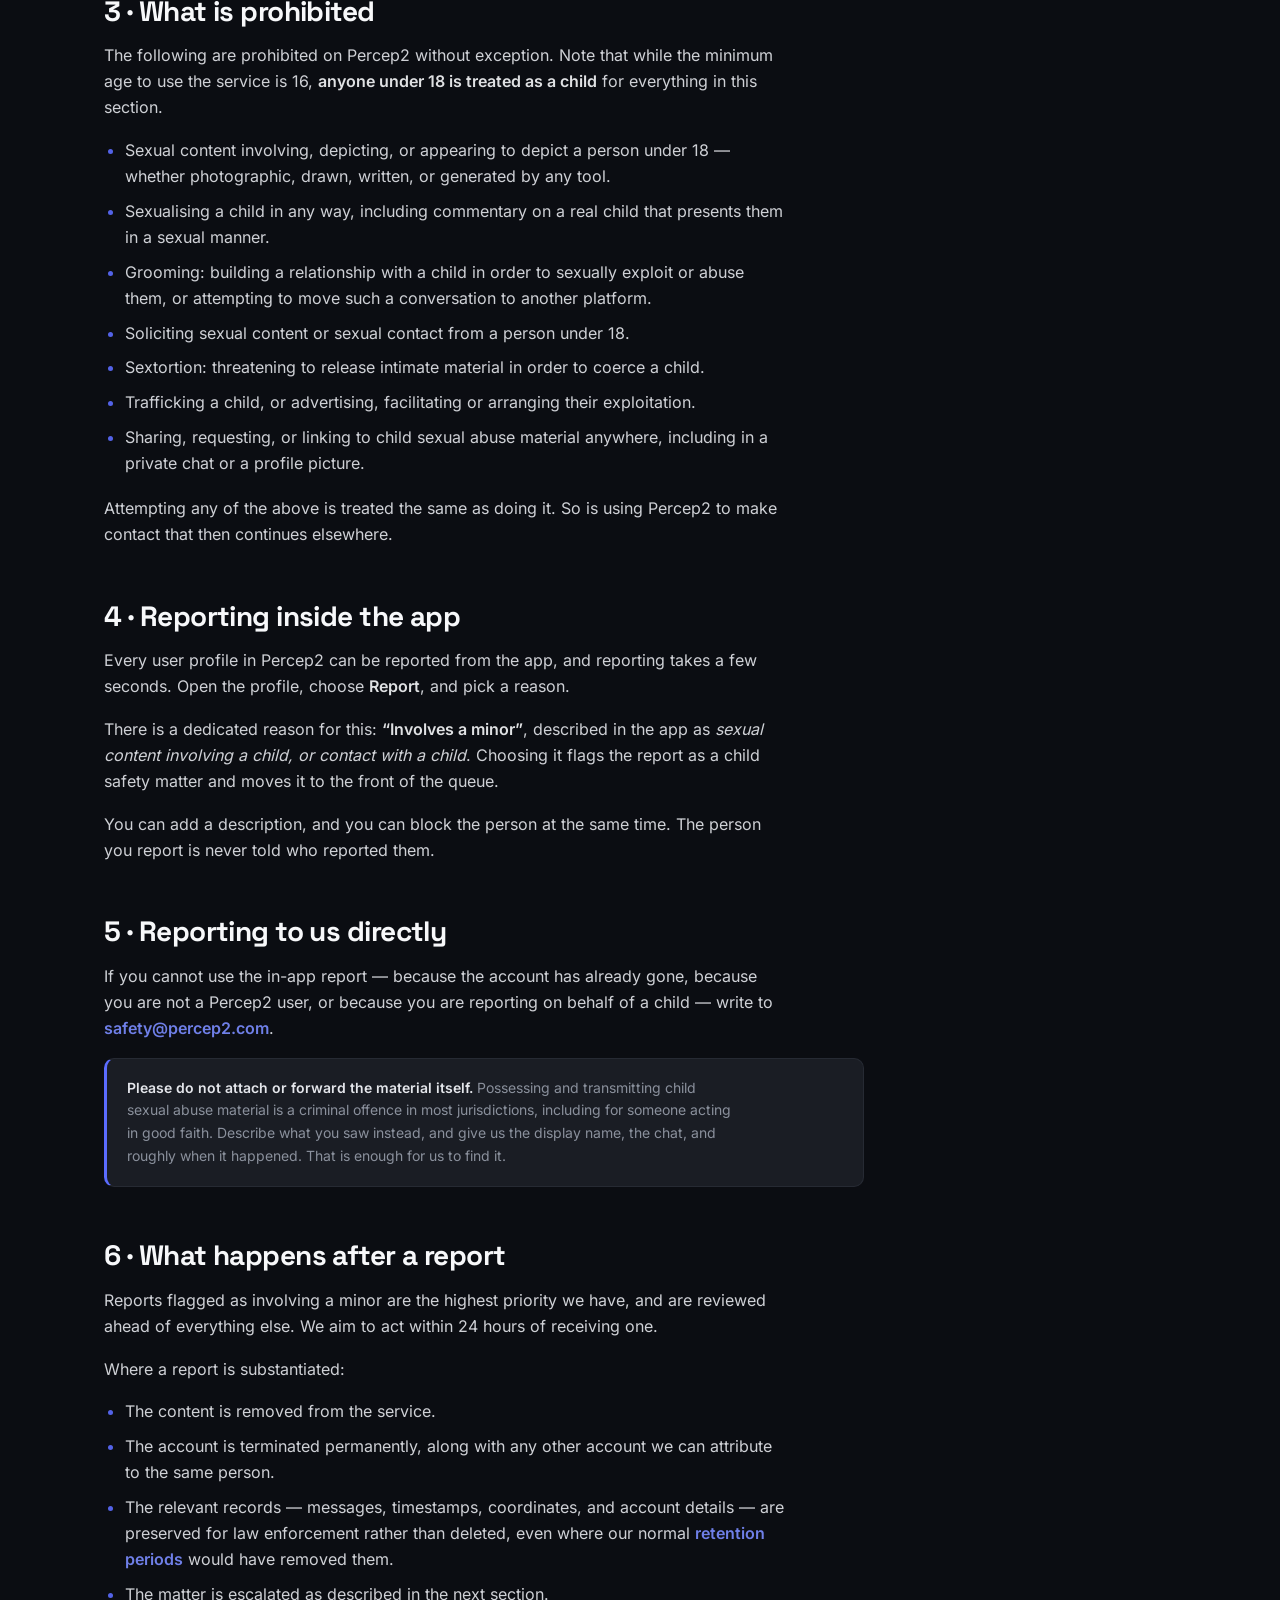
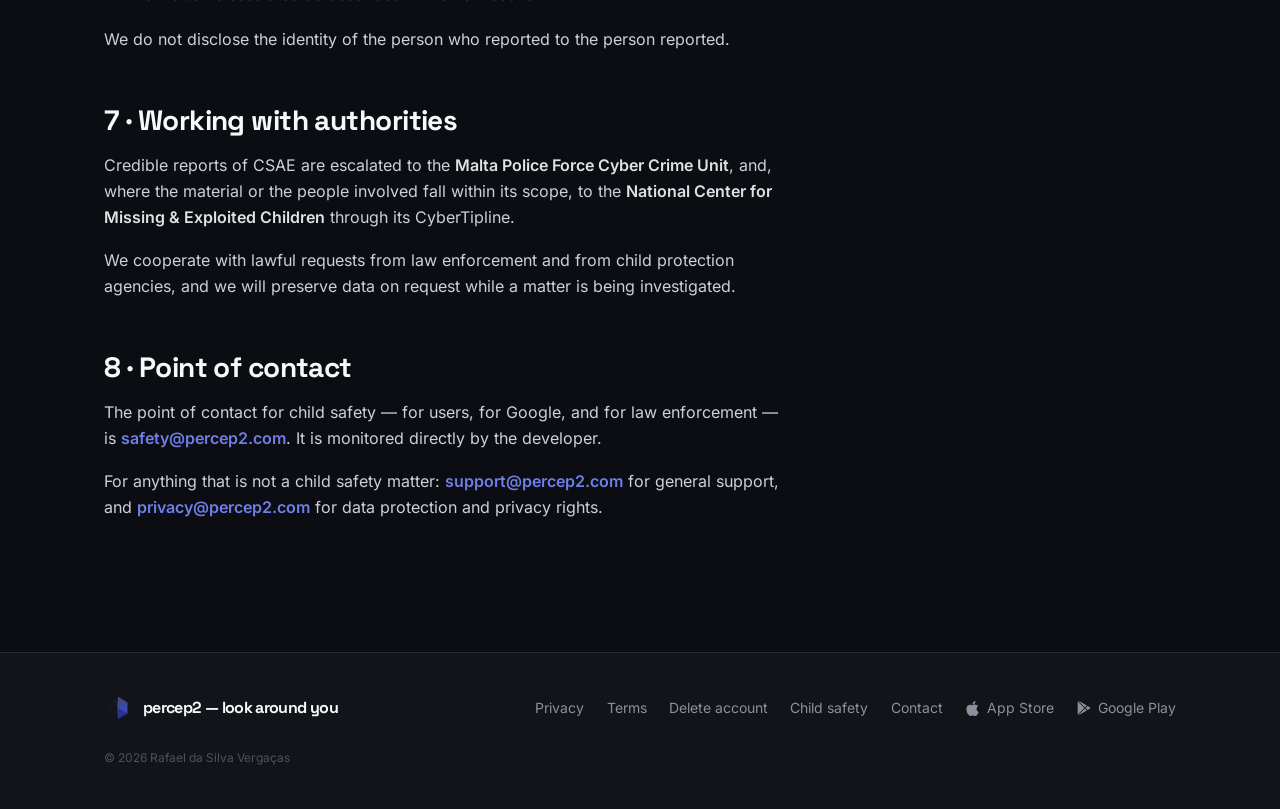
<file: child-safety.html>
<!doctype html>
<html lang="en">
<head>
<meta charset="utf-8">
<meta name="viewport" content="width=device-width,initial-scale=1">
<title>Child Safety Standards — Percep2</title>
<meta name="description" content="How Percep2 prevents, detects and responds to child sexual abuse and exploitation, and how to report a concern.">
<link rel="preload" href="fonts/space-grotesk-latin.woff2" as="font" type="font/woff2" crossorigin>
<link rel="preload" href="fonts/inter-latin.woff2" as="font" type="font/woff2" crossorigin>
<link rel="canonical" href="https://percep2.com/child-safety.html">
<link rel="alternate" hreflang="en" href="https://percep2.com/child-safety.html">
<link rel="alternate" hreflang="pt-BR" href="https://percep2.com/pt-br/child-safety.html">
<link rel="alternate" hreflang="x-default" href="https://percep2.com/child-safety.html">
<link rel="stylesheet" href="assets/site.css">
<link rel="stylesheet" href="assets/doc.css">
</head>
<body>

<nav id="nav">
  <div class="wrap">
    <a class="lock" href="index.html"><canvas id="navmark" width="56" height="56"></canvas><span>percep2</span></a>
    <div class="nav-end">
      <details class="lang">
        <summary aria-label="Language: English"><svg width="16" height="16" viewBox="0 0 24 24" fill="none" stroke="currentColor" stroke-width="1.8" aria-hidden="true"><circle cx="12" cy="12" r="9"/><path d="M3 12h18M12 3c2.5 2.7 3.8 5.7 3.8 9s-1.3 6.3-3.8 9c-2.5-2.7-3.8-5.7-3.8-9S9.5 5.7 12 3z"/></svg>EN</summary>
        <ul>
          <li><a href="child-safety.html" hreflang="en" lang="en" data-lang="en" aria-current="true">English</a></li>
          <li><a href="pt-br/child-safety.html" hreflang="pt-BR" lang="pt-BR" data-lang="pt-br">Português (Brasil)</a></li>
        </ul>
      </details>
      <a class="btn btn-s" href="index.html">Back to site</a>
    </div>
  </div>
</nav>

<main class="doc">
  <div class="wrap">

    <div class="doc-head">
      <span class="eyebrow">Legal</span>
      <h1>Child Safety Standards</h1>
      <p class="lede">Percep2 is an adult service with a strict minimum age, and there is no
        tolerance whatsoever for content or behaviour that sexualises or endangers a child.
        This page sets out the standards we hold ourselves to, how to raise a concern, and
        exactly what happens when someone does.</p>
      <p class="updated">Last updated 25 August 2026 · Applies to the Percep2 mobile app and percep2.com</p>
    </div>

    <div class="toc">
      <span class="eyebrow">Contents</span>
      <ol>
        <li><a href="#standards">1 · Our standards</a></li>
        <li><a href="#age">2 · Minimum age</a></li>
        <li><a href="#prohibited">3 · What is prohibited</a></li>
        <li><a href="#report-app">4 · Reporting inside the app</a></li>
        <li><a href="#report-direct">5 · Reporting to us directly</a></li>
        <li><a href="#response">6 · What happens after a report</a></li>
        <li><a href="#authorities">7 · Working with authorities</a></li>
        <li><a href="#contact">8 · Point of contact</a></li>
      </ol>
    </div>

    <div class="doc-body">

      <div class="note">
        <p><strong>If a child is in immediate danger, contact your local emergency services
          first.</strong> In Malta that is 112. Report it to us as well, but do not wait for us
          before calling.</p>
      </div>

      <h2 id="standards">1 · Our standards</h2>
      <p>Percep2 prohibits child sexual abuse and exploitation — referred to below as CSAE — in
        every form. This is not a moderation preference that gets weighed against other factors.
        It is an absolute rule, and an account found to be involved is removed permanently, without
        warning and without appeal.</p>
      <p>These standards are written to meet Google Play's Child Safety Standards policy, and to
        comply with Maltese and European Union law on the protection of minors and on the
        reporting of child sexual abuse material.</p>
      <p>Percep2 is built and run by one person. That makes the review queue short and the chain of
        responsibility direct: a report about a child does not sit in a tier-one queue waiting to be
        escalated. It reaches the person who can act on it.</p>

      <h2 id="age">2 · Minimum age</h2>
      <p>You must be at least <strong>18 years old</strong> to create a Percep2 account. This
        matches the minimum age set out in our
        <a class="link" href="privacy.html">Privacy Policy</a> and
        <a class="link" href="terms.html">Terms</a>.</p>
      <p>If we learn that an account belongs to someone under 18, we delete it and the messages
        sent from it. We do not ask the account holder to prove otherwise first.</p>
      <p>If you are a parent or guardian and believe your child has signed up, write to
        <a class="link" href="mailto:safety@percep2.com">safety@percep2.com</a> and we will remove
        the account. You do not need to know their password or the email they registered with —
        the display name and rough location are usually enough for us to find it.</p>

      <h2 id="prohibited">3 · What is prohibited</h2>
      <p>The following are prohibited on Percep2 without exception. Note that while the minimum age
        to use the service is 16, <strong>anyone under 18 is treated as a child</strong> for
        everything in this section.</p>
      <ul>
        <li>Sexual content involving, depicting, or appearing to depict a person under 18 — whether
          photographic, drawn, written, or generated by any tool.</li>
        <li>Sexualising a child in any way, including commentary on a real child that presents them
          in a sexual manner.</li>
        <li>Grooming: building a relationship with a child in order to sexually exploit or abuse
          them, or attempting to move such a conversation to another platform.</li>
        <li>Soliciting sexual content or sexual contact from a person under 18.</li>
        <li>Sextortion: threatening to release intimate material in order to coerce a child.</li>
        <li>Trafficking a child, or advertising, facilitating or arranging their exploitation.</li>
        <li>Sharing, requesting, or linking to child sexual abuse material anywhere, including in a
          private chat or a profile picture.</li>
      </ul>
      <p>Attempting any of the above is treated the same as doing it. So is using Percep2 to make
        contact that then continues elsewhere.</p>

      <h2 id="report-app">4 · Reporting inside the app</h2>
      <p>Every user profile in Percep2 can be reported from the app, and reporting takes a few
        seconds. Open the profile, choose <strong>Report</strong>, and pick a reason.</p>
      <p>There is a dedicated reason for this: <strong>&ldquo;Involves a minor&rdquo;</strong>,
        described in the app as <em>sexual content involving a child, or contact with a child</em>.
        Choosing it flags the report as a child safety matter and moves it to the front of the
        queue.</p>
      <p>You can add a description, and you can block the person at the same time. The person you
        report is never told who reported them.</p>

      <h2 id="report-direct">5 · Reporting to us directly</h2>
      <p>If you cannot use the in-app report — because the account has already gone, because you
        are not a Percep2 user, or because you are reporting on behalf of a child — write to
        <a class="link" href="mailto:safety@percep2.com">safety@percep2.com</a>.</p>
      <div class="note">
        <p><strong>Please do not attach or forward the material itself.</strong> Possessing and
          transmitting child sexual abuse material is a criminal offence in most jurisdictions,
          including for someone acting in good faith. Describe what you saw instead, and give us
          the display name, the chat, and roughly when it happened. That is enough for us to find
          it.</p>
      </div>

      <h2 id="response">6 · What happens after a report</h2>
      <p>Reports flagged as involving a minor are the highest priority we have, and are reviewed
        ahead of everything else. We aim to act within 24 hours of receiving one.</p>
      <p>Where a report is substantiated:</p>
      <ul>
        <li>The content is removed from the service.</li>
        <li>The account is terminated permanently, along with any other account we can attribute to
          the same person.</li>
        <li>The relevant records — messages, timestamps, coordinates, and account details — are
          preserved for law enforcement rather than deleted, even where our normal
          <a class="link" href="privacy.html#retention">retention periods</a> would have removed
          them.</li>
        <li>The matter is escalated as described in the next section.</li>
      </ul>
      <p>We do not disclose the identity of the person who reported to the person reported.</p>

      <h2 id="authorities">7 · Working with authorities</h2>
      <p>Credible reports of CSAE are escalated to the <strong>Malta Police Force Cyber Crime
        Unit</strong>, and, where the material or the people involved fall within its scope, to the
        <strong>National Center for Missing &amp; Exploited Children</strong> through its
        CyberTipline.</p>
      <p>We cooperate with lawful requests from law enforcement and from child protection agencies,
        and we will preserve data on request while a matter is being investigated.</p>

      <h2 id="contact">8 · Point of contact</h2>
      <p>The point of contact for child safety — for users, for Google, and for law enforcement —
        is <a class="link" href="mailto:safety@percep2.com">safety@percep2.com</a>. It is monitored
        directly by the developer.</p>
      <p>For anything that is not a child safety matter:
        <a class="link" href="mailto:support@percep2.com">support@percep2.com</a> for general
        support, and <a class="link" href="mailto:privacy@percep2.com">privacy@percep2.com</a> for
        data protection and privacy rights.</p>

    </div>
  </div>
</main>

<footer>
  <div class="wrap">
    <a class="lock" href="index.html"><canvas id="footmark" width="48" height="48"></canvas>
      <span style="font-size:1rem">percep2 — look around you</span></a>
    <div class="flinks">
      <a href="privacy.html">Privacy</a><a href="terms.html">Terms</a>
      <a href="delete-account.html">Delete account</a>
      <a href="child-safety.html">Child safety</a>
      <a href="mailto:support@percep2.com">Contact</a>
      <a class="store" href="https://apps.apple.com/app/id6810863761"><svg width="15" height="15" viewBox="0 0 24 24" fill="currentColor" aria-hidden="true"><path d="M12.152 6.896c-.948 0-2.415-1.078-3.96-1.04-2.04.027-3.91 1.183-4.961 3.014-2.117 3.675-.546 9.103 1.519 12.09 1.013 1.454 2.208 3.09 3.792 3.039 1.52-.065 2.09-.987 3.935-.987 1.831 0 2.35.987 3.96.948 1.637-.026 2.676-1.48 3.676-2.948 1.156-1.688 1.636-3.325 1.662-3.415-.039-.013-3.182-1.221-3.22-4.857-.026-3.04 2.48-4.494 2.597-4.559-1.429-2.09-3.623-2.324-4.39-2.376-2-.156-3.675 1.09-4.61 1.09zM15.53 3.83c.843-1.012 1.4-2.427 1.245-3.83-1.207.052-2.662.805-3.532 1.818-.78.896-1.454 2.338-1.273 3.714 1.338.104 2.715-.688 3.559-1.701"/></svg>App Store</a>
      <a class="store" href="https://play.google.com/store/apps/details?id=com.percep2.app"><svg width="14" height="14" viewBox="0 0 24 24" fill="currentColor" aria-hidden="true"><path d="M22.018 13.298l-3.919 2.218-3.515-3.493 3.543-3.521 3.891 2.202a1.49 1.49 0 0 1 0 2.594zM1.337.924a1.486 1.486 0 0 0-.112.568v21.017c0 .217.045.419.124.6l11.155-11.087L1.337.924zm12.207 10.065l3.258-3.238L3.45.195a1.466 1.466 0 0 0-.946-.179l11.04 10.973zm0 2.067l-11 10.933c.298.036.612-.016.906-.183l13.324-7.54-3.23-3.21z"/></svg>Google Play</a>
    </div>
  </div>
  <div class="wrap fcopy">&copy; 2026 Rafael da Silva Vergaças</div>
</footer>

<script src="assets/stores.js"></script>
<script src="assets/site.js"></script>
</body>
</html>
</file>
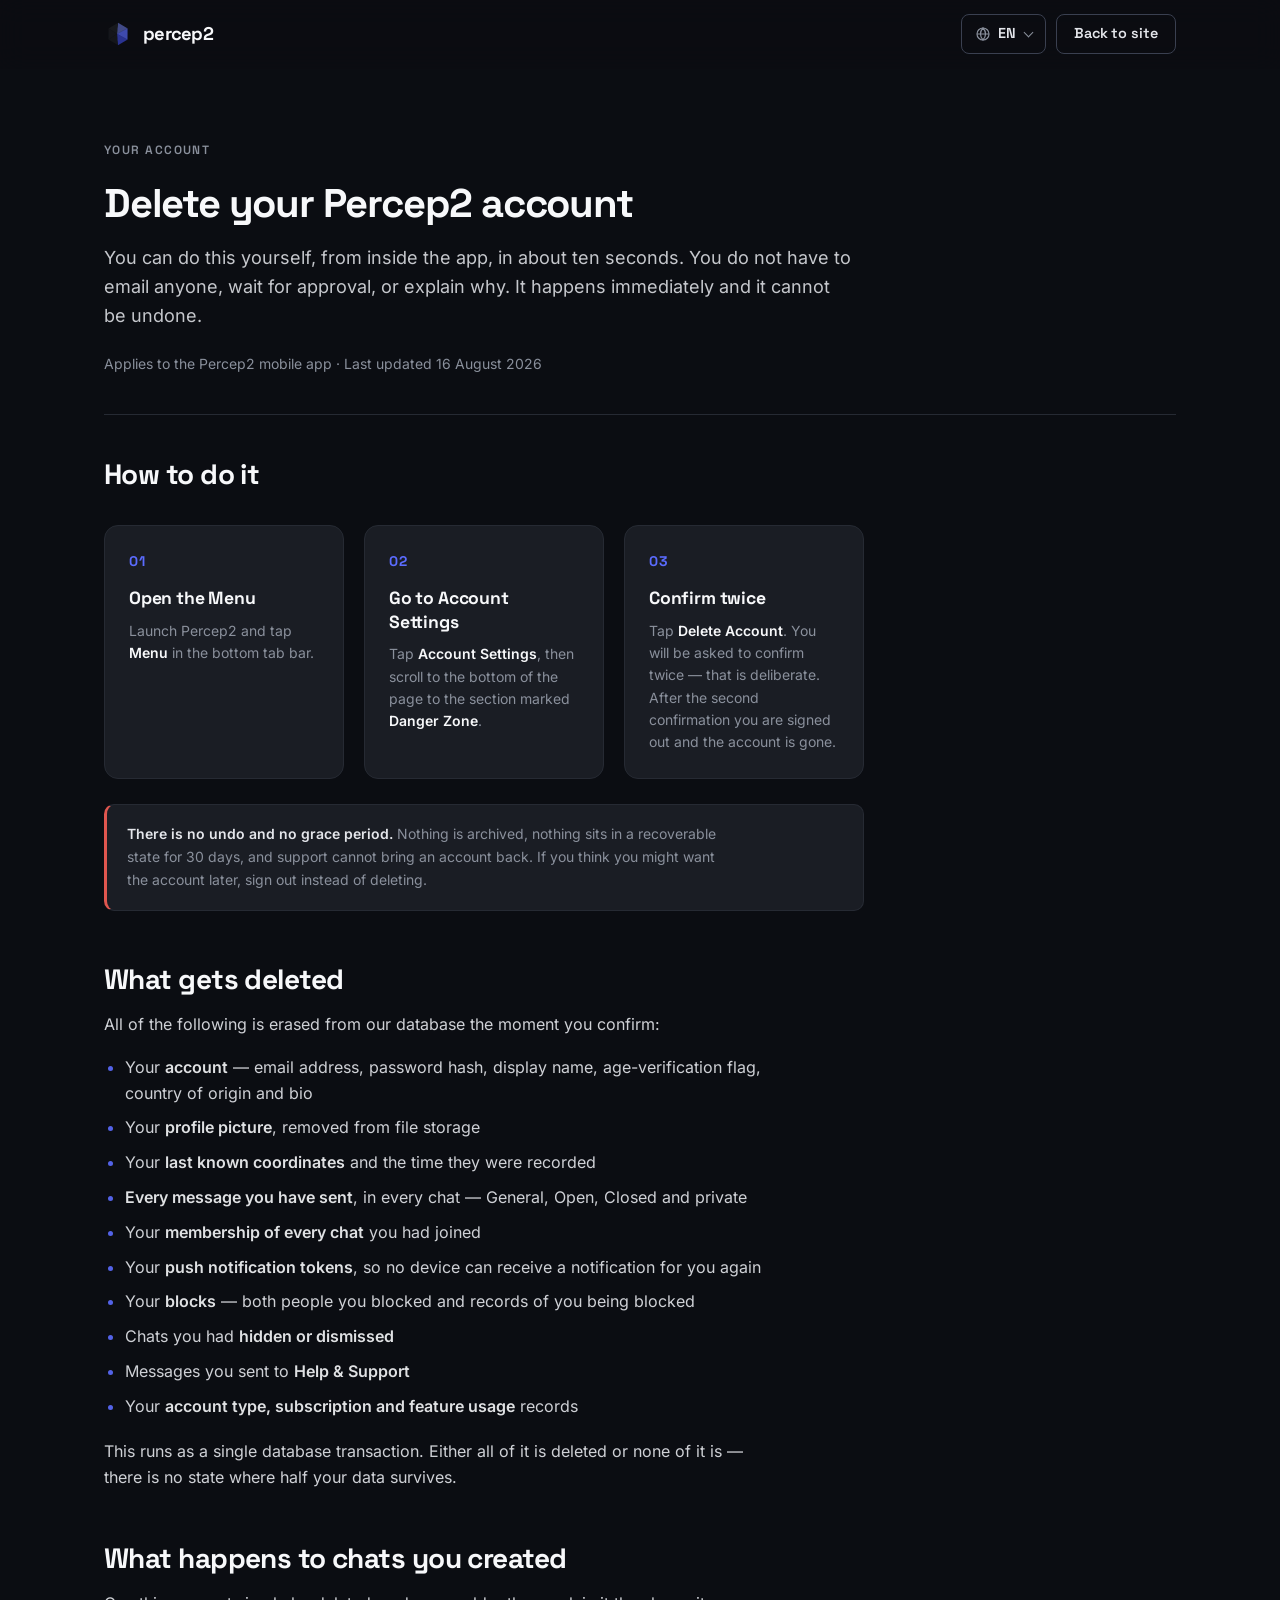
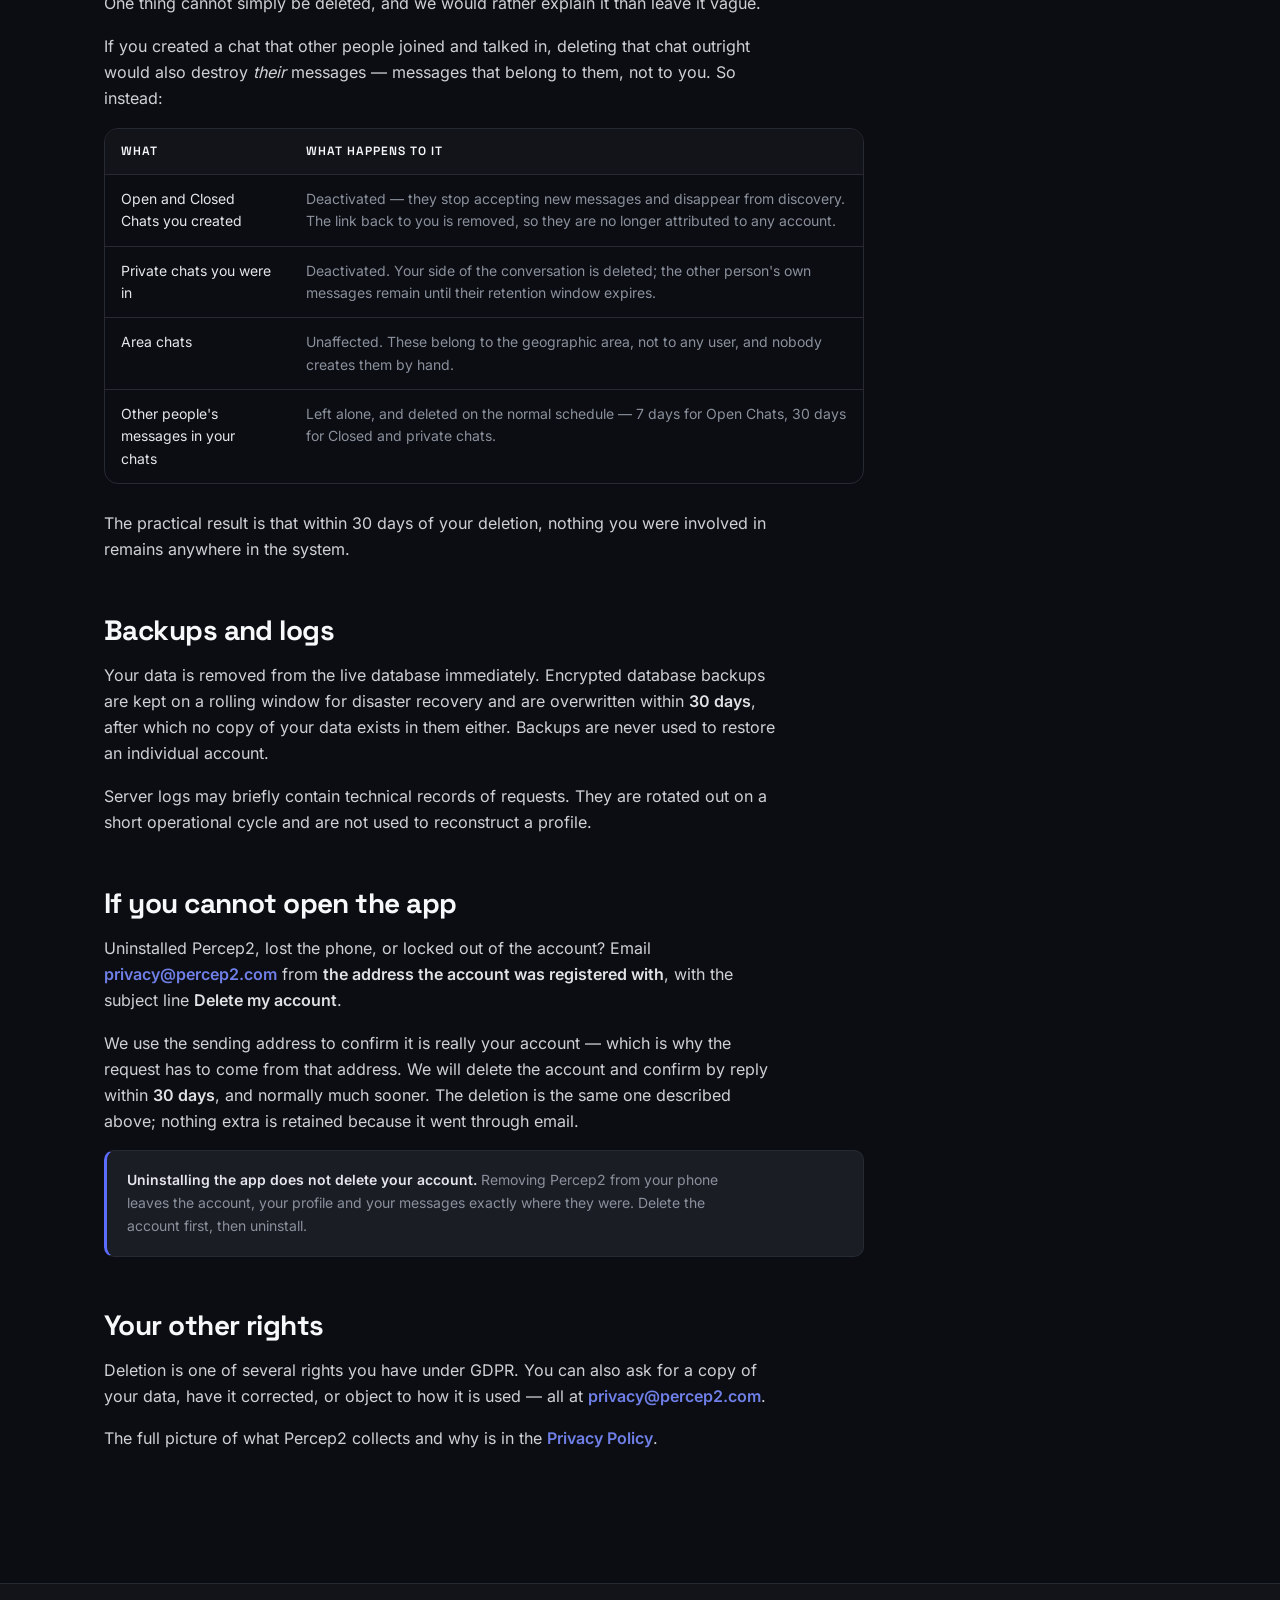
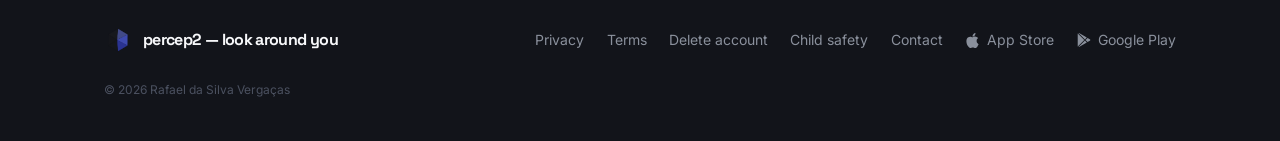
<file: delete-account.html>
<!doctype html>
<html lang="en">
<head>
<meta charset="utf-8">
<meta name="viewport" content="width=device-width,initial-scale=1">
<title>Delete your Percep2 account</title>
<meta name="description" content="How to delete your Percep2 account and everything attached to it. Two taps in the app, immediate and permanent.">
<link rel="preload" href="fonts/space-grotesk-latin.woff2" as="font" type="font/woff2" crossorigin>
<link rel="preload" href="fonts/inter-latin.woff2" as="font" type="font/woff2" crossorigin>
<link rel="canonical" href="https://percep2.com/delete-account.html">
<link rel="alternate" hreflang="en" href="https://percep2.com/delete-account.html">
<link rel="alternate" hreflang="pt-BR" href="https://percep2.com/pt-br/delete-account.html">
<link rel="alternate" hreflang="x-default" href="https://percep2.com/delete-account.html">
<link rel="stylesheet" href="assets/site.css">
<link rel="stylesheet" href="assets/doc.css">
<style>
/* ---- steps ---- */
.steps{display:grid;grid-template-columns:repeat(3,1fr);gap:1.25rem;
  margin:2.2rem 0 1.6rem;max-width:none}
.step{background:var(--surface);border:1px solid var(--line);border-radius:14px;
  padding:24px;transition:border-color .16s var(--ease)}
.step:hover{border-color:#2F3543}
.step .n{font-family:var(--disp);font-size:var(--fs-s);font-weight:700;
  color:var(--blue);letter-spacing:.1em;display:block;margin-bottom:.9rem}
.step h3{font-size:1.1rem;margin:0 0 .55rem}
.step p{font-size:var(--fs-s);color:var(--slate);line-height:1.6;margin:0;opacity:1}
table{min-width:560px}
@media(max-width:900px){.steps{grid-template-columns:1fr}}
</style>
</head>
<body>

<nav id="nav">
  <div class="wrap">
    <a class="lock" href="index.html"><canvas id="navmark" width="56" height="56"></canvas><span>percep2</span></a>
    <div class="nav-end">
      <details class="lang">
        <summary aria-label="Language: English"><svg width="16" height="16" viewBox="0 0 24 24" fill="none" stroke="currentColor" stroke-width="1.8" aria-hidden="true"><circle cx="12" cy="12" r="9"/><path d="M3 12h18M12 3c2.5 2.7 3.8 5.7 3.8 9s-1.3 6.3-3.8 9c-2.5-2.7-3.8-5.7-3.8-9S9.5 5.7 12 3z"/></svg>EN</summary>
        <ul>
          <li><a href="delete-account.html" hreflang="en" lang="en" data-lang="en" aria-current="true">English</a></li>
          <li><a href="pt-br/delete-account.html" hreflang="pt-BR" lang="pt-BR" data-lang="pt-br">Português (Brasil)</a></li>
        </ul>
      </details>
      <a class="btn btn-s" href="index.html">Back to site</a>
    </div>
  </div>
</nav>

<main class="doc">
  <div class="wrap">

    <div class="doc-head">
      <span class="eyebrow">Your account</span>
      <h1>Delete your Percep2 account</h1>
      <p class="lede">You can do this yourself, from inside the app, in about ten seconds. You do
        not have to email anyone, wait for approval, or explain why. It happens immediately and it
        cannot be undone.</p>
      <p class="updated">Applies to the Percep2 mobile app · Last updated 16 August 2026</p>
    </div>

    <div class="doc-body">

      <h2 id="how" style="margin-top:0">How to do it</h2>

      <div class="steps">
        <div class="step"><span class="n">01</span>
          <h3>Open the Menu</h3>
          <p>Launch Percep2 and tap <strong>Menu</strong> in the bottom tab bar.</p></div>
        <div class="step"><span class="n">02</span>
          <h3>Go to Account Settings</h3>
          <p>Tap <strong>Account Settings</strong>, then scroll to the bottom of the page to the
            section marked <strong>Danger Zone</strong>.</p></div>
        <div class="step"><span class="n">03</span>
          <h3>Confirm twice</h3>
          <p>Tap <strong>Delete Account</strong>. You will be asked to confirm twice — that is
            deliberate. After the second confirmation you are signed out and the account is gone.</p></div>
      </div>

      <div class="note warn">
        <p><strong>There is no undo and no grace period.</strong> Nothing is archived, nothing sits
          in a recoverable state for 30 days, and support cannot bring an account back. If you
          think you might want the account later, sign out instead of deleting.</p>
      </div>

      <h2 id="deleted">What gets deleted</h2>
      <p>All of the following is erased from our database the moment you confirm:</p>
      <ul>
        <li>Your <strong>account</strong> — email address, password hash, display name,
          age-verification flag, country of origin and bio</li>
        <li>Your <strong>profile picture</strong>, removed from file storage</li>
        <li>Your <strong>last known coordinates</strong> and the time they were recorded</li>
        <li><strong>Every message you have sent</strong>, in every chat — General, Open, Closed and
          private</li>
        <li>Your <strong>membership of every chat</strong> you had joined</li>
        <li>Your <strong>push notification tokens</strong>, so no device can receive a notification
          for you again</li>
        <li>Your <strong>blocks</strong> — both people you blocked and records of you being blocked</li>
        <li>Chats you had <strong>hidden or dismissed</strong></li>
        <li>Messages you sent to <strong>Help &amp; Support</strong></li>
        <li>Your <strong>account type, subscription and feature usage</strong> records</li>
      </ul>
      <p>This runs as a single database transaction. Either all of it is deleted or none of it is —
        there is no state where half your data survives.</p>

      <h2 id="kept">What happens to chats you created</h2>
      <p>One thing cannot simply be deleted, and we would rather explain it than leave it vague.</p>
      <p>If you created a chat that other people joined and talked in, deleting that chat outright
        would also destroy <em>their</em> messages — messages that belong to them, not to you. So
        instead:</p>
      <div class="tbl-wrap">
        <table>
          <thead>
            <tr><th>What</th><th>What happens to it</th></tr>
          </thead>
          <tbody>
            <tr>
              <td>Open and Closed Chats you created</td>
              <td>Deactivated — they stop accepting new messages and disappear from discovery. The
                link back to you is removed, so they are no longer attributed to any account.</td>
            </tr>
            <tr>
              <td>Private chats you were in</td>
              <td>Deactivated. Your side of the conversation is deleted; the other person's own
                messages remain until their retention window expires.</td>
            </tr>
            <tr>
              <td>Area chats</td>
              <td>Unaffected. These belong to the geographic area, not to any user, and nobody
                creates them by hand.</td>
            </tr>
            <tr>
              <td>Other people's messages in your chats</td>
              <td>Left alone, and deleted on the normal schedule — 7 days for Open Chats, 30 days
                for Closed and private chats.</td>
            </tr>
          </tbody>
        </table>
      </div>
      <p>The practical result is that within 30 days of your deletion, nothing you were involved in
        remains anywhere in the system.</p>

      <h2 id="backups">Backups and logs</h2>
      <p>Your data is removed from the live database immediately. Encrypted database backups are
        kept on a rolling window for disaster recovery and are overwritten within
        <strong>30 days</strong>, after which no copy of your data exists in them either. Backups
        are never used to restore an individual account.</p>
      <p>Server logs may briefly contain technical records of requests. They are rotated out on a
        short operational cycle and are not used to reconstruct a profile.</p>

      <h2 id="cannot">If you cannot open the app</h2>
      <p>Uninstalled Percep2, lost the phone, or locked out of the account? Email
        <a class="link" href="mailto:privacy@percep2.com">privacy@percep2.com</a> from
        <strong>the address the account was registered with</strong>, with the subject line
        <strong>Delete my account</strong>.</p>
      <p>We use the sending address to confirm it is really your account — which is why the request
        has to come from that address. We will delete the account and confirm by reply within
        <strong>30 days</strong>, and normally much sooner. The deletion is the same one described
        above; nothing extra is retained because it went through email.</p>
      <div class="note">
        <p><strong>Uninstalling the app does not delete your account.</strong> Removing Percep2 from
          your phone leaves the account, your profile and your messages exactly where they were.
          Delete the account first, then uninstall.</p>
      </div>

      <h2 id="rights">Your other rights</h2>
      <p>Deletion is one of several rights you have under GDPR. You can also ask for a copy of your
        data, have it corrected, or object to how it is used — all at
        <a class="link" href="mailto:privacy@percep2.com">privacy@percep2.com</a>.</p>
      <p>The full picture of what Percep2 collects and why is in the
        <a class="link" href="privacy.html">Privacy Policy</a>.</p>

    </div>
  </div>
</main>

<footer>
  <div class="wrap">
    <a class="lock" href="index.html"><canvas id="footmark" width="48" height="48"></canvas>
      <span style="font-size:1rem">percep2 — look around you</span></a>
    <div class="flinks">
      <a href="privacy.html">Privacy</a><a href="terms.html">Terms</a>
      <a href="delete-account.html">Delete account</a>
      <a href="child-safety.html">Child safety</a>
      <a href="mailto:support@percep2.com">Contact</a>
      <a class="store" href="https://apps.apple.com/app/id6810863761"><svg width="15" height="15" viewBox="0 0 24 24" fill="currentColor" aria-hidden="true"><path d="M12.152 6.896c-.948 0-2.415-1.078-3.96-1.04-2.04.027-3.91 1.183-4.961 3.014-2.117 3.675-.546 9.103 1.519 12.09 1.013 1.454 2.208 3.09 3.792 3.039 1.52-.065 2.09-.987 3.935-.987 1.831 0 2.35.987 3.96.948 1.637-.026 2.676-1.48 3.676-2.948 1.156-1.688 1.636-3.325 1.662-3.415-.039-.013-3.182-1.221-3.22-4.857-.026-3.04 2.48-4.494 2.597-4.559-1.429-2.09-3.623-2.324-4.39-2.376-2-.156-3.675 1.09-4.61 1.09zM15.53 3.83c.843-1.012 1.4-2.427 1.245-3.83-1.207.052-2.662.805-3.532 1.818-.78.896-1.454 2.338-1.273 3.714 1.338.104 2.715-.688 3.559-1.701"/></svg>App Store</a>
      <a class="store" href="https://play.google.com/store/apps/details?id=com.percep2.app"><svg width="14" height="14" viewBox="0 0 24 24" fill="currentColor" aria-hidden="true"><path d="M22.018 13.298l-3.919 2.218-3.515-3.493 3.543-3.521 3.891 2.202a1.49 1.49 0 0 1 0 2.594zM1.337.924a1.486 1.486 0 0 0-.112.568v21.017c0 .217.045.419.124.6l11.155-11.087L1.337.924zm12.207 10.065l3.258-3.238L3.45.195a1.466 1.466 0 0 0-.946-.179l11.04 10.973zm0 2.067l-11 10.933c.298.036.612-.016.906-.183l13.324-7.54-3.23-3.21z"/></svg>Google Play</a>
    </div>
  </div>
  <div class="wrap fcopy">&copy; 2026 Rafael da Silva Vergaças</div>
</footer>

<script src="assets/stores.js"></script>
<script src="assets/site.js"></script>
</body>
</html>
</file>
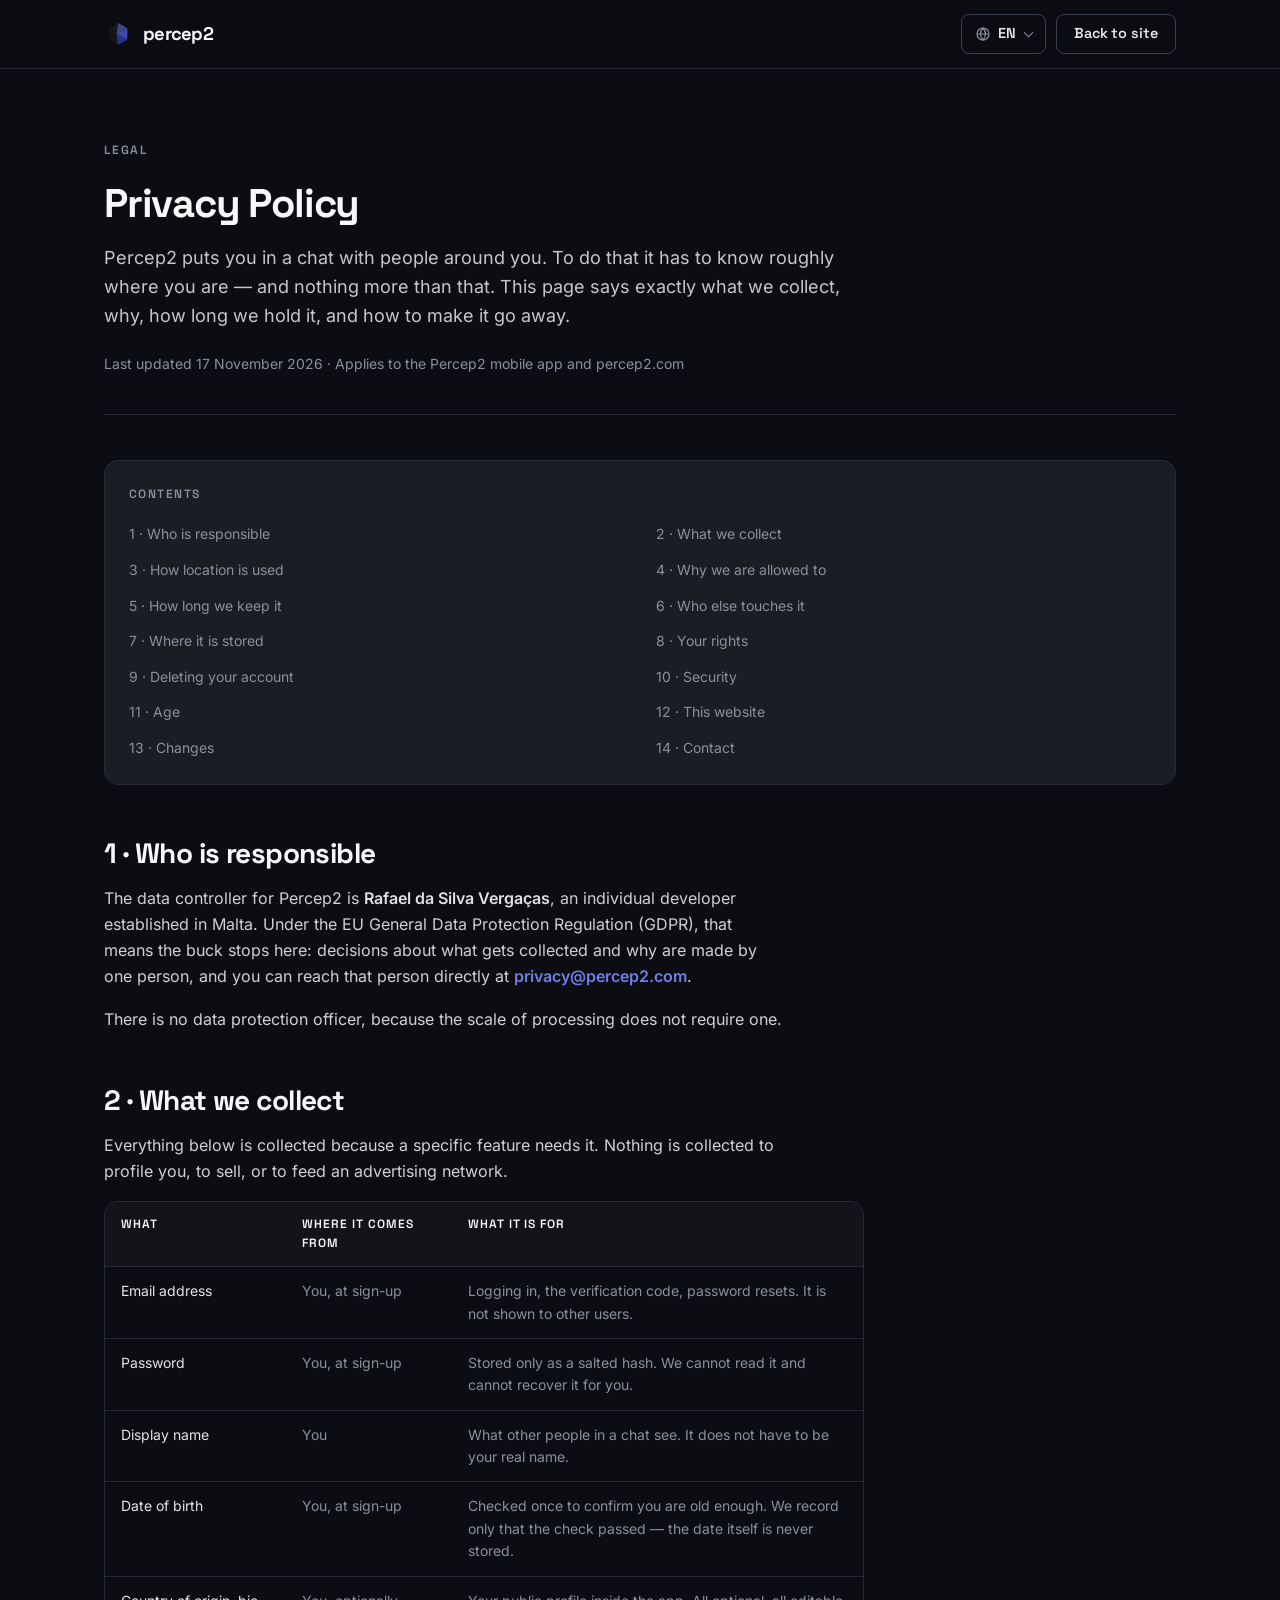
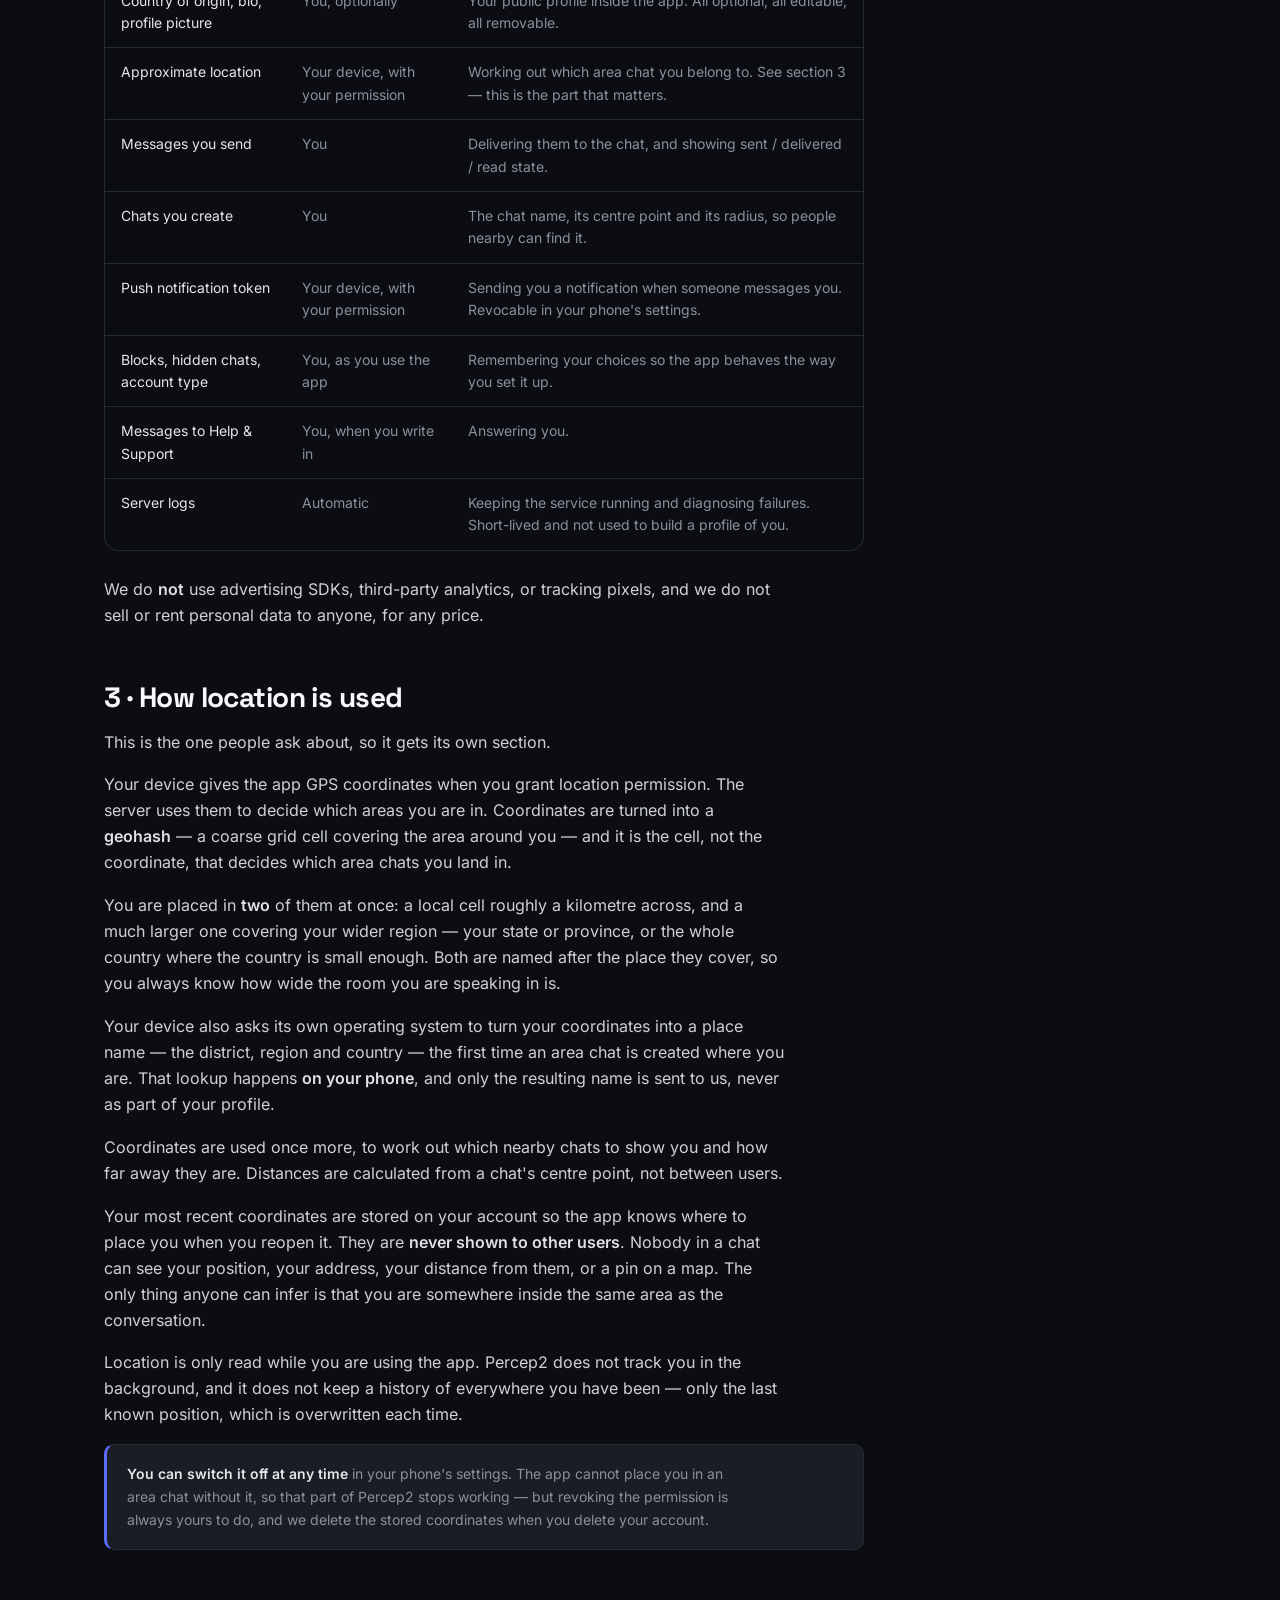
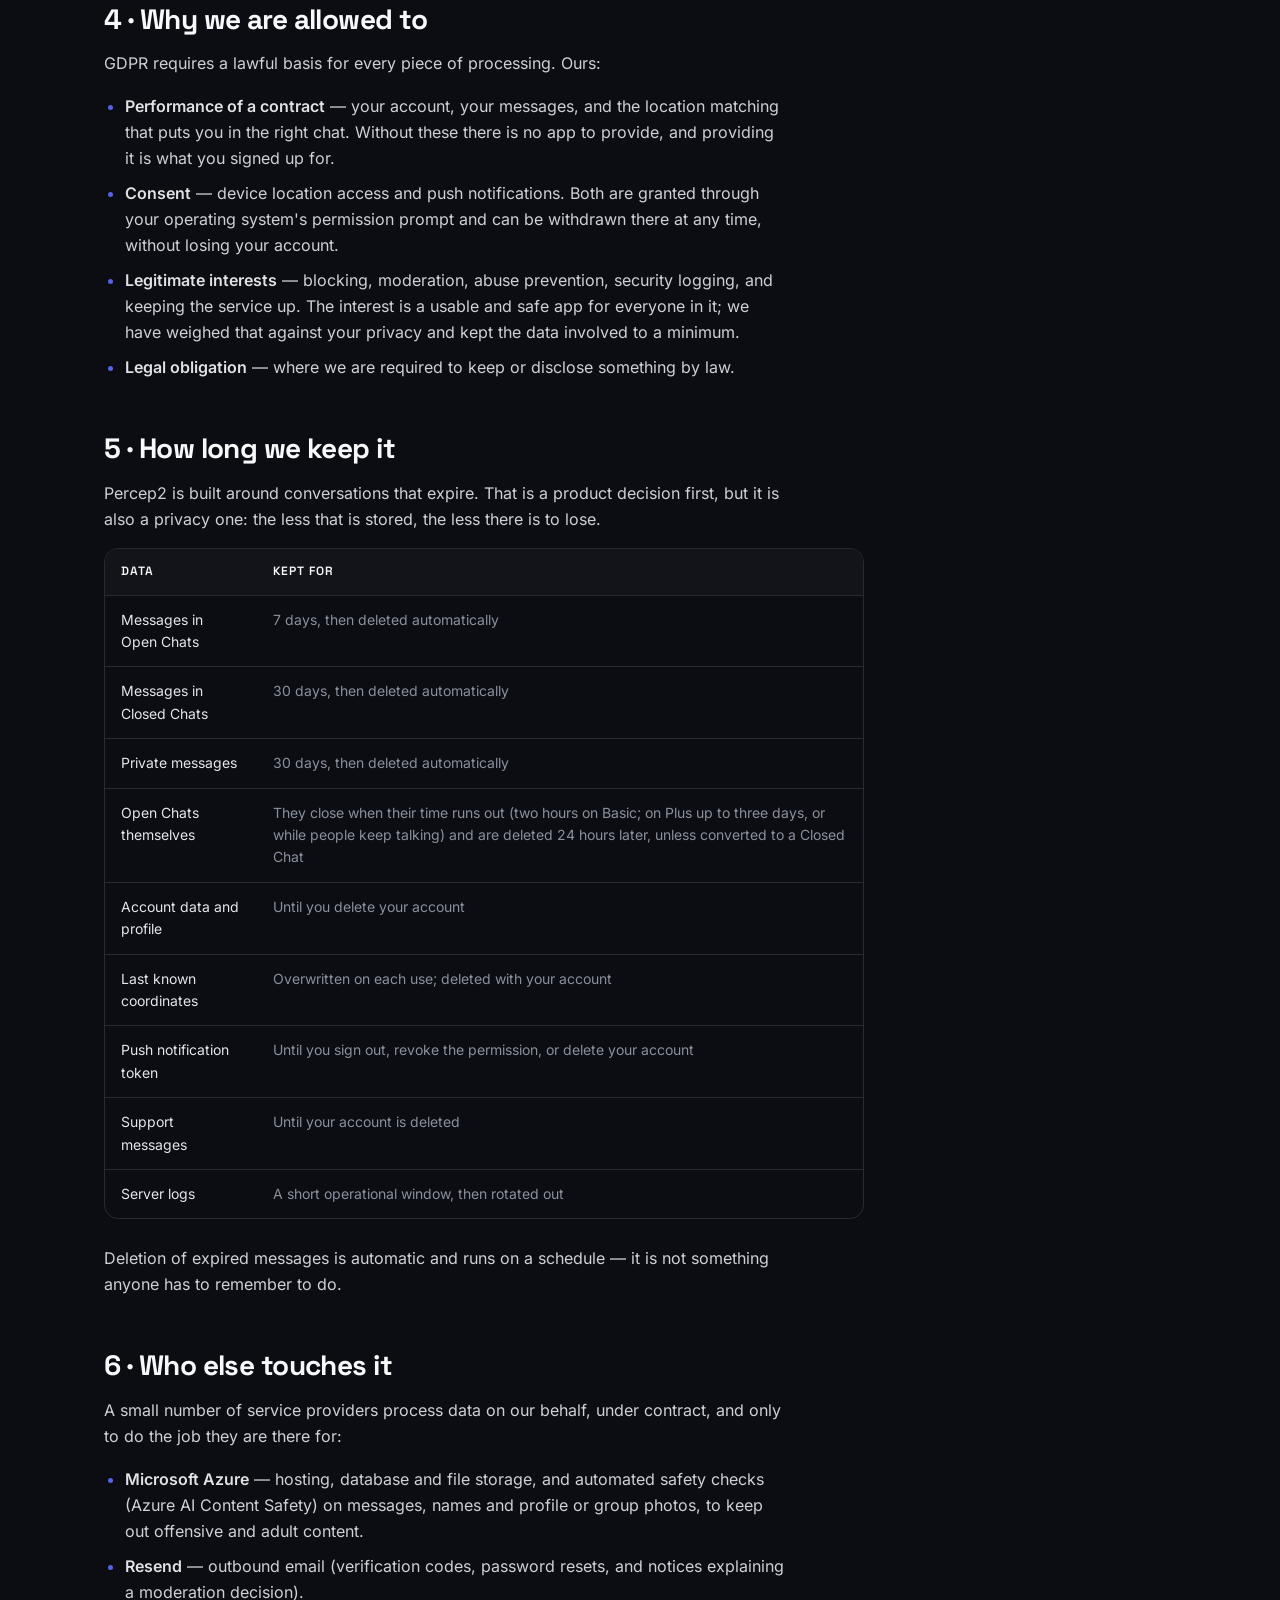
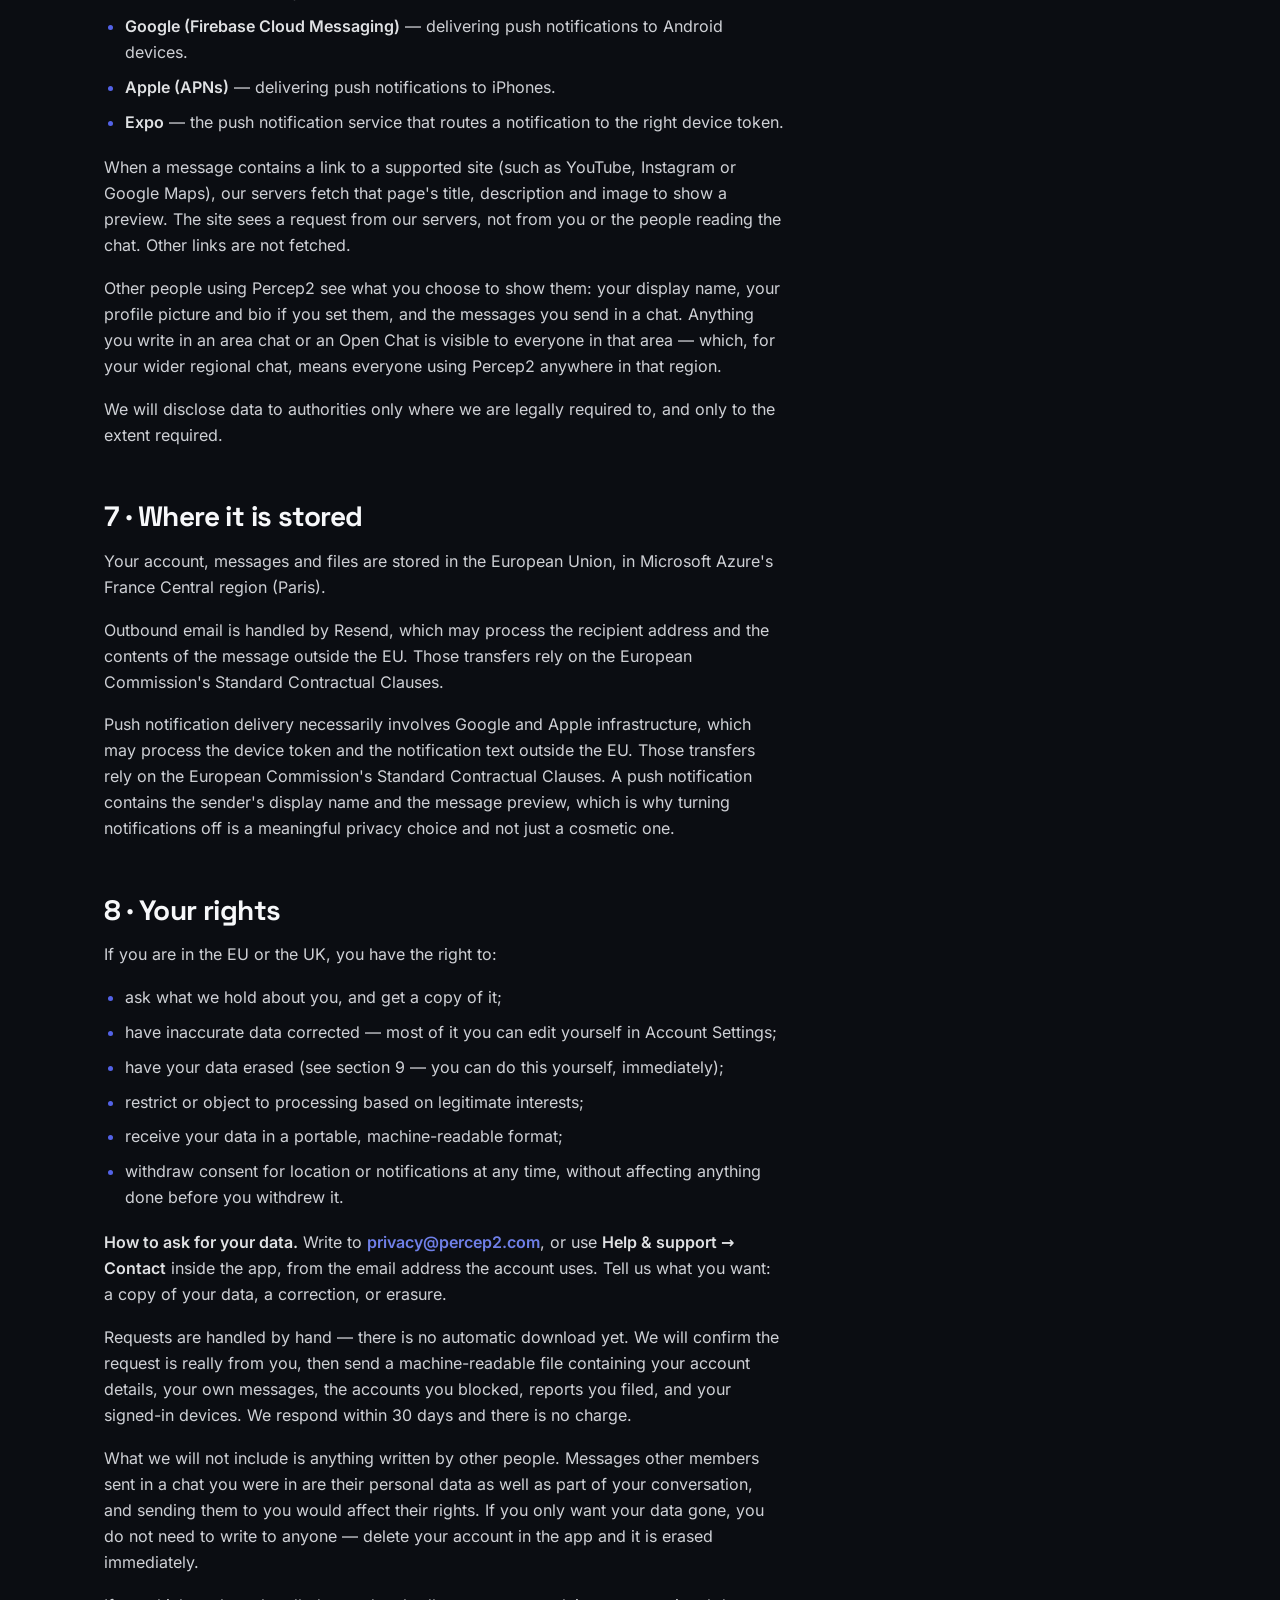
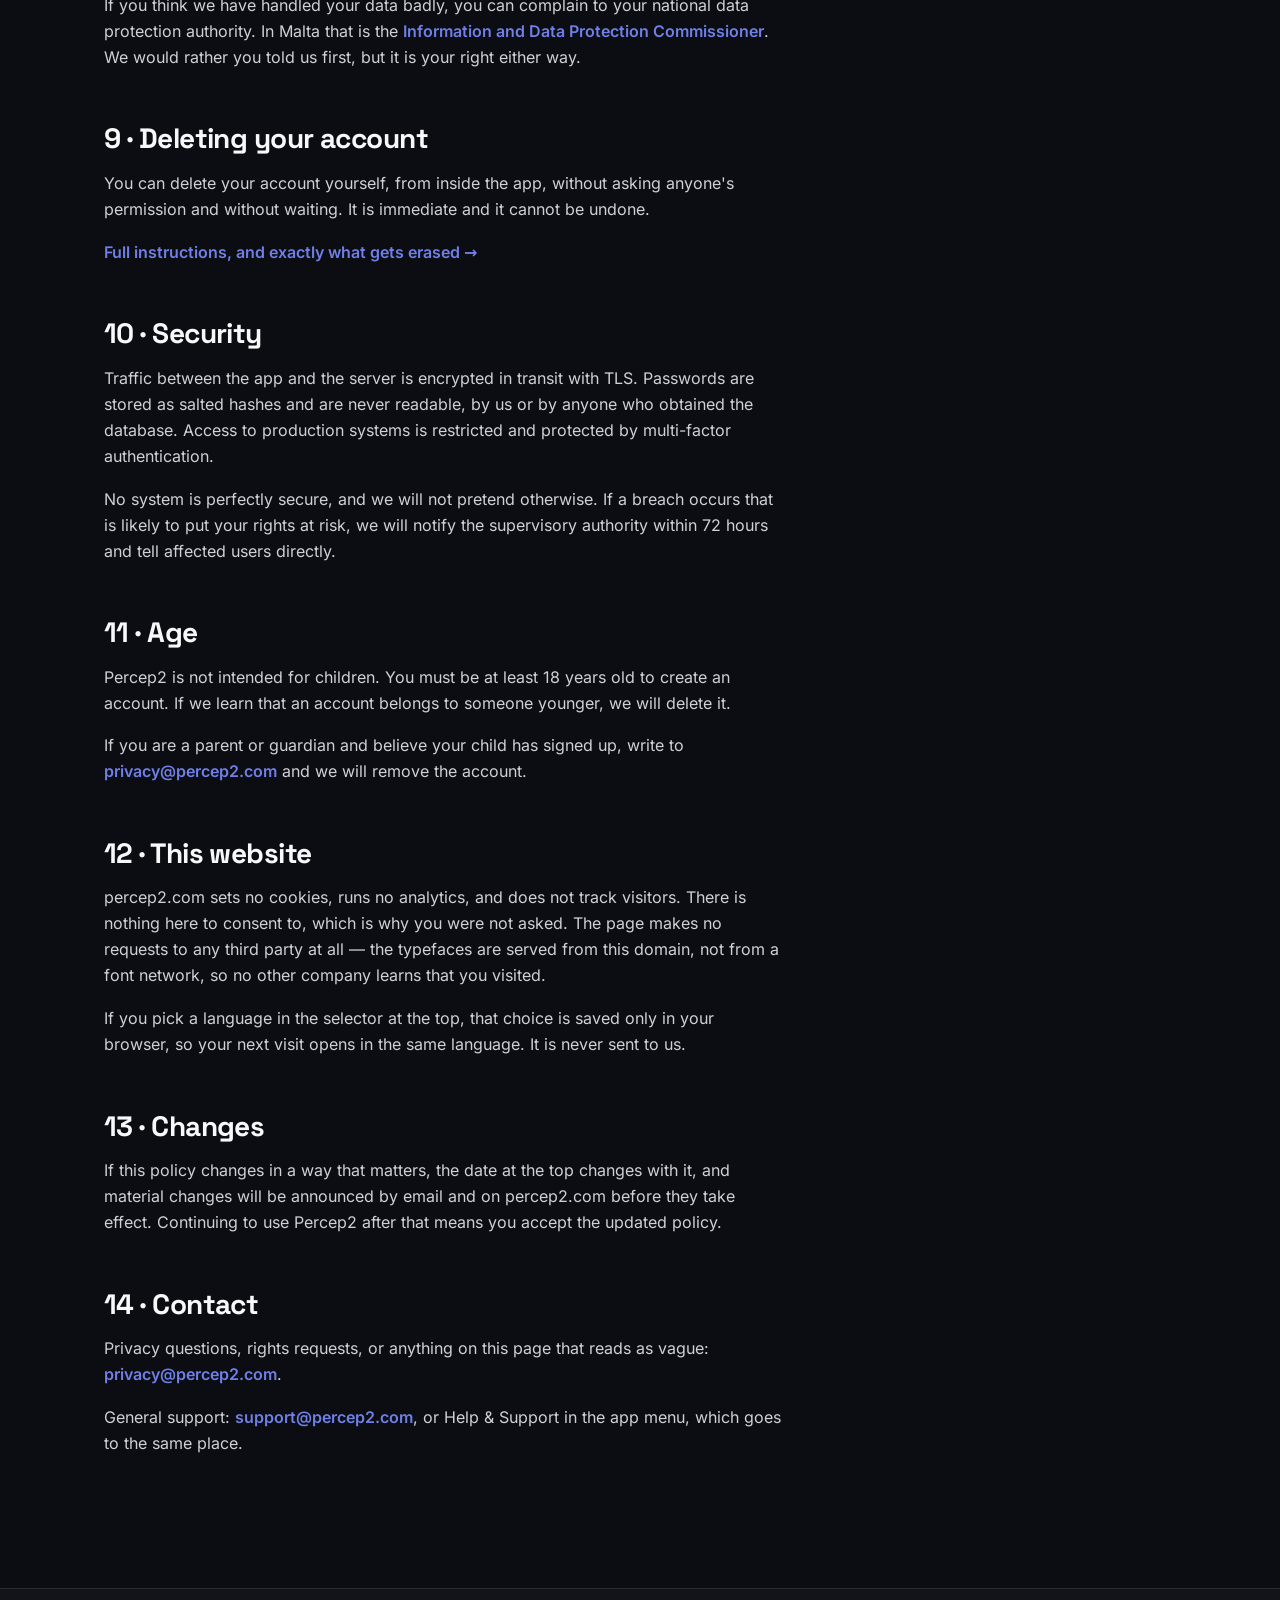
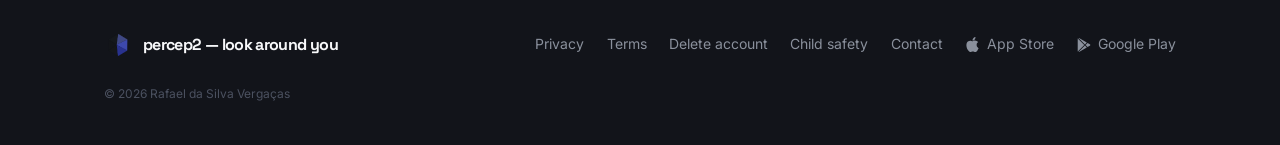
<file: privacy.html>
<!doctype html>
<html lang="en">
<head>
<meta charset="utf-8">
<meta name="viewport" content="width=device-width,initial-scale=1">
<title>Privacy Policy — Percep2</title>
<meta name="description" content="What Percep2 collects, why, how long we keep it, and how to get it deleted.">
<link rel="preload" href="fonts/space-grotesk-latin.woff2" as="font" type="font/woff2" crossorigin>
<link rel="preload" href="fonts/inter-latin.woff2" as="font" type="font/woff2" crossorigin>
<link rel="canonical" href="https://percep2.com/privacy.html">
<link rel="alternate" hreflang="en" href="https://percep2.com/privacy.html">
<link rel="alternate" hreflang="pt-BR" href="https://percep2.com/pt-br/privacy.html">
<link rel="alternate" hreflang="x-default" href="https://percep2.com/privacy.html">
<link rel="stylesheet" href="assets/site.css">
<link rel="stylesheet" href="assets/doc.css">
</head>
<body>

<nav id="nav">
  <div class="wrap">
    <a class="lock" href="index.html"><canvas id="navmark" width="56" height="56"></canvas><span>percep2</span></a>
    <div class="nav-end">
      <details class="lang">
        <summary aria-label="Language: English"><svg width="16" height="16" viewBox="0 0 24 24" fill="none" stroke="currentColor" stroke-width="1.8" aria-hidden="true"><circle cx="12" cy="12" r="9"/><path d="M3 12h18M12 3c2.5 2.7 3.8 5.7 3.8 9s-1.3 6.3-3.8 9c-2.5-2.7-3.8-5.7-3.8-9S9.5 5.7 12 3z"/></svg>EN</summary>
        <ul>
          <li><a href="privacy.html" hreflang="en" lang="en" data-lang="en" aria-current="true">English</a></li>
          <li><a href="pt-br/privacy.html" hreflang="pt-BR" lang="pt-BR" data-lang="pt-br">Português (Brasil)</a></li>
        </ul>
      </details>
      <a class="btn btn-s" href="index.html">Back to site</a>
    </div>
  </div>
</nav>

<main class="doc">
  <div class="wrap">

    <div class="doc-head">
      <span class="eyebrow">Legal</span>
      <h1>Privacy Policy</h1>
      <p class="lede">Percep2 puts you in a chat with people around you. To do that it has to
        know roughly where you are — and nothing more than that. This page says exactly what
        we collect, why, how long we hold it, and how to make it go away.</p>
      <p class="updated">Last updated 17 November 2026 · Applies to the Percep2 mobile app and percep2.com</p>
    </div>

    <div class="toc">
      <span class="eyebrow">Contents</span>
      <ol>
        <li><a href="#controller">1 · Who is responsible</a></li>
        <li><a href="#collect">2 · What we collect</a></li>
        <li><a href="#location">3 · How location is used</a></li>
        <li><a href="#why">4 · Why we are allowed to</a></li>
        <li><a href="#retention">5 · How long we keep it</a></li>
        <li><a href="#sharing">6 · Who else touches it</a></li>
        <li><a href="#transfers">7 · Where it is stored</a></li>
        <li><a href="#rights">8 · Your rights</a></li>
        <li><a href="#deletion">9 · Deleting your account</a></li>
        <li><a href="#security">10 · Security</a></li>
        <li><a href="#children">11 · Age</a></li>
        <li><a href="#cookies">12 · This website</a></li>
        <li><a href="#changes">13 · Changes</a></li>
        <li><a href="#contact">14 · Contact</a></li>
      </ol>
    </div>

    <div class="doc-body">

      <h2 id="controller">1 · Who is responsible</h2>
      <p>The data controller for Percep2 is <strong>Rafael da Silva Vergaças</strong>, an individual
        developer established in Malta. Under the EU General Data Protection Regulation (GDPR),
        that means the buck stops here: decisions about what gets collected and why are made by
        one person, and you can reach that person directly at
        <a class="link" href="mailto:privacy@percep2.com">privacy@percep2.com</a>.</p>
      <p>There is no data protection officer, because the scale of processing does not require one.</p>

      <h2 id="collect">2 · What we collect</h2>
      <p>Everything below is collected because a specific feature needs it. Nothing is collected
        to profile you, to sell, or to feed an advertising network.</p>

      <div class="tbl-wrap">
        <table>
          <thead>
            <tr><th>What</th><th>Where it comes from</th><th>What it is for</th></tr>
          </thead>
          <tbody>
            <tr>
              <td>Email address</td>
              <td>You, at sign-up</td>
              <td>Logging in, the verification code, password resets. It is not shown to other users.</td>
            </tr>
            <tr>
              <td>Password</td>
              <td>You, at sign-up</td>
              <td>Stored only as a salted hash. We cannot read it and cannot recover it for you.</td>
            </tr>
            <tr>
              <td>Display name</td>
              <td>You</td>
              <td>What other people in a chat see. It does not have to be your real name.</td>
            </tr>
            <tr>
              <td>Date of birth</td>
              <td>You, at sign-up</td>
              <td>Checked once to confirm you are old enough. We record only that the check
                passed — the date itself is never stored.</td>
            </tr>
            <tr>
              <td>Country of origin, bio, profile picture</td>
              <td>You, optionally</td>
              <td>Your public profile inside the app. All optional, all editable, all removable.</td>
            </tr>
            <tr>
              <td>Approximate location</td>
              <td>Your device, with your permission</td>
              <td>Working out which area chat you belong to. See section 3 — this is the part that matters.</td>
            </tr>
            <tr>
              <td>Messages you send</td>
              <td>You</td>
              <td>Delivering them to the chat, and showing sent / delivered / read state.</td>
            </tr>
            <tr>
              <td>Chats you create</td>
              <td>You</td>
              <td>The chat name, its centre point and its radius, so people nearby can find it.</td>
            </tr>
            <tr>
              <td>Push notification token</td>
              <td>Your device, with your permission</td>
              <td>Sending you a notification when someone messages you. Revocable in your phone's settings.</td>
            </tr>
            <tr>
              <td>Blocks, hidden chats, account type</td>
              <td>You, as you use the app</td>
              <td>Remembering your choices so the app behaves the way you set it up.</td>
            </tr>
            <tr>
              <td>Messages to Help &amp; Support</td>
              <td>You, when you write in</td>
              <td>Answering you.</td>
            </tr>
            <tr>
              <td>Server logs</td>
              <td>Automatic</td>
              <td>Keeping the service running and diagnosing failures. Short-lived and not used to build a profile of you.</td>
            </tr>
          </tbody>
        </table>
      </div>

      <p>We do <strong>not</strong> use advertising SDKs, third-party analytics, or tracking
        pixels, and we do not sell or rent personal data to anyone, for any price.</p>

      <h2 id="location">3 · How location is used</h2>
      <p>This is the one people ask about, so it gets its own section.</p>
      <p>Your device gives the app GPS coordinates when you grant location permission. The server
        uses them to decide which areas you are in. Coordinates are turned into a
        <strong>geohash</strong> — a coarse grid cell covering the area around you — and it is the
        cell, not the coordinate, that decides which area chats you land in.</p>
      <p>You are placed in <strong>two</strong> of them at once: a local cell roughly a kilometre
        across, and a much larger one covering your wider region — your state or province, or
        the whole country where the country is small enough. Both are named after the place they
        cover, so you always know how wide the room you are speaking in is.</p>
      <p>Your device also asks its own operating system to turn your coordinates into a place name
        — the district, region and country — the first time an area chat is created where you are. That
        lookup happens <strong>on your phone</strong>, and only the resulting name is sent to us,
        never as part of your profile.</p>
      <p>Coordinates are used once more, to work out which nearby chats to show you and how far
        away they are. Distances are calculated from a chat's centre point, not between users.</p>
      <p>Your most recent coordinates are stored on your account so the app knows where to place
        you when you reopen it. They are <strong>never shown to other users</strong>. Nobody in a
        chat can see your position, your address, your distance from them, or a pin on a map. The
        only thing anyone can infer is that you are somewhere inside the same area as the
        conversation.</p>
      <p>Location is only read while you are using the app. Percep2 does not track you in the
        background, and it does not keep a history of everywhere you have been — only the last
        known position, which is overwritten each time.</p>
      <div class="note">
        <p><strong>You can switch it off at any time</strong> in your phone's settings. The app
          cannot place you in an area chat without it, so that part of Percep2 stops working —
          but revoking the permission is always yours to do, and we delete the stored coordinates
          when you delete your account.</p>
      </div>

      <h2 id="why">4 · Why we are allowed to</h2>
      <p>GDPR requires a lawful basis for every piece of processing. Ours:</p>
      <ul>
        <li><strong>Performance of a contract</strong> — your account, your messages, and the
          location matching that puts you in the right chat. Without these there is no app to
          provide, and providing it is what you signed up for.</li>
        <li><strong>Consent</strong> — device location access and push notifications. Both are
          granted through your operating system's permission prompt and can be withdrawn there at
          any time, without losing your account.</li>
        <li><strong>Legitimate interests</strong> — blocking, moderation, abuse prevention,
          security logging, and keeping the service up. The interest is a usable and safe app for
          everyone in it; we have weighed that against your privacy and kept the data involved to
          a minimum.</li>
        <li><strong>Legal obligation</strong> — where we are required to keep or disclose
          something by law.</li>
      </ul>

      <h2 id="retention">5 · How long we keep it</h2>
      <p>Percep2 is built around conversations that expire. That is a product decision first, but
        it is also a privacy one: the less that is stored, the less there is to lose.</p>
      <div class="tbl-wrap">
        <table>
          <thead>
            <tr><th>Data</th><th>Kept for</th></tr>
          </thead>
          <tbody>
            <tr><td>Messages in Open Chats</td><td>7 days, then deleted automatically</td></tr>
            <tr><td>Messages in Closed Chats</td><td>30 days, then deleted automatically</td></tr>
            <tr><td>Private messages</td><td>30 days, then deleted automatically</td></tr>
            <tr><td>Open Chats themselves</td><td>They close when their time runs out (two hours on Basic; on Plus up to three days, or while people keep talking) and are deleted 24 hours later, unless converted to a Closed Chat</td></tr>
            <tr><td>Account data and profile</td><td>Until you delete your account</td></tr>
            <tr><td>Last known coordinates</td><td>Overwritten on each use; deleted with your account</td></tr>
            <tr><td>Push notification token</td><td>Until you sign out, revoke the permission, or delete your account</td></tr>
            <tr><td>Support messages</td><td>Until your account is deleted</td></tr>
            <tr><td>Server logs</td><td>A short operational window, then rotated out</td></tr>
          </tbody>
        </table>
      </div>
      <p>Deletion of expired messages is automatic and runs on a schedule — it is not something
        anyone has to remember to do.</p>

      <h2 id="sharing">6 · Who else touches it</h2>
      <p>A small number of service providers process data on our behalf, under contract, and only
        to do the job they are there for:</p>
      <ul>
        <li><strong>Microsoft Azure</strong> — hosting, database and file storage, and automated safety checks (Azure AI Content Safety) on messages, names and profile or group photos, to keep out offensive and adult content.</li>
        <li><strong>Resend</strong> — outbound email (verification codes, password resets, and
          notices explaining a moderation decision).</li>
        <li><strong>Google (Firebase Cloud Messaging)</strong> — delivering push notifications to
          Android devices.</li>
        <li><strong>Apple (APNs)</strong> — delivering push notifications to iPhones.</li>
        <li><strong>Expo</strong> — the push notification service that routes a notification to
          the right device token.</li>
      </ul>
      <p>When a message contains a link to a supported site (such as YouTube, Instagram or Google Maps), our servers fetch that page's title, description and image to show a preview. The site sees a request from our servers, not from you or the people reading the chat. Other links are not fetched.</p>
      <p>Other people using Percep2 see what you choose to show them: your display name, your
        profile picture and bio if you set them, and the messages you send in a chat. Anything you
        write in an area chat or an Open Chat is visible to everyone in that area — which, for
        your wider regional chat, means everyone using Percep2 anywhere in that region.</p>
      <p>We will disclose data to authorities only where we are legally required to, and only to
        the extent required.</p>

      <h2 id="transfers">7 · Where it is stored</h2>
      <p>Your account, messages and files are stored in the European Union, in Microsoft Azure's
        France Central region (Paris).</p>
      <p>Outbound email is handled by Resend, which may process the recipient address and the
        contents of the message outside the EU. Those transfers rely on the European Commission's
        Standard Contractual Clauses.</p>
      <p>Push notification delivery necessarily involves Google and Apple infrastructure, which may
        process the device token and the notification text outside the EU. Those transfers rely on
        the European Commission's Standard Contractual Clauses. A push notification contains the
        sender's display name and the message preview, which is why turning notifications off is a
        meaningful privacy choice and not just a cosmetic one.</p>

      <h2 id="rights">8 · Your rights</h2>
      <p>If you are in the EU or the UK, you have the right to:</p>
      <ul>
        <li>ask what we hold about you, and get a copy of it;</li>
        <li>have inaccurate data corrected — most of it you can edit yourself in Account Settings;</li>
        <li>have your data erased (see section 9 — you can do this yourself, immediately);</li>
        <li>restrict or object to processing based on legitimate interests;</li>
        <li>receive your data in a portable, machine-readable format;</li>
        <li>withdraw consent for location or notifications at any time, without affecting anything
          done before you withdrew it.</li>
      </ul>
      <p><strong>How to ask for your data.</strong> Write to
        <a class="link" href="mailto:privacy@percep2.com">privacy@percep2.com</a>, or use
        <strong>Help &amp; support → Contact</strong> inside the app, from the email address the
        account uses. Tell us what you want: a copy of your data, a correction, or erasure.</p>
      <p>Requests are handled by hand — there is no automatic download yet. We will confirm the
        request is really from you, then send a machine-readable file containing your account
        details, your own messages, the accounts you blocked, reports you filed, and your
        signed-in devices. We respond within 30 days and there is no charge.</p>
      <p>What we will not include is anything written by other people. Messages other members
        sent in a chat you were in are their personal data as well as part of your conversation,
        and sending them to you would affect their rights. If you only want your data gone, you
        do not need to write to anyone — delete your account in the app and it is erased
        immediately.</p>
      <p>If you think we have handled your data badly, you can complain to your national data
        protection authority. In Malta that is the
        <a class="link" href="https://idpc.org.mt" target="_blank" rel="noopener">Information and
        Data Protection Commissioner</a>. We would rather you told us first, but it is your right
        either way.</p>

      <h2 id="deletion">9 · Deleting your account</h2>
      <p>You can delete your account yourself, from inside the app, without asking anyone's
        permission and without waiting. It is immediate and it cannot be undone.</p>
      <p><a class="link" href="delete-account.html">Full instructions, and exactly what gets
        erased →</a></p>

      <h2 id="security">10 · Security</h2>
      <p>Traffic between the app and the server is encrypted in transit with TLS. Passwords are
        stored as salted hashes and are never readable, by us or by anyone who obtained the
        database. Access to production systems is restricted and protected by multi-factor
        authentication.</p>
      <p>No system is perfectly secure, and we will not pretend otherwise. If a breach occurs that
        is likely to put your rights at risk, we will notify the supervisory authority within 72
        hours and tell affected users directly.</p>

      <h2 id="children">11 · Age</h2>
      <p>Percep2 is not intended for children. You must be at least 18 years old to create an
        account. If we learn that an account belongs to someone younger, we will delete it.</p>
      <p>If you are a parent or guardian and believe your child has signed up, write to
        <a class="link" href="mailto:privacy@percep2.com">privacy@percep2.com</a> and we will
        remove the account.</p>

      <h2 id="cookies">12 · This website</h2>
      <p>percep2.com sets no cookies, runs no analytics, and does not track visitors. There is
        nothing here to consent to, which is why you were not asked. The page makes no requests to
        any third party at all — the typefaces are served from this domain, not from a font
        network, so no other company learns that you visited.</p>
      <p>If you pick a language in the selector at the top, that choice is saved only in your
        browser, so your next visit opens in the same language. It is never sent to us.</p>

      <h2 id="changes">13 · Changes</h2>
      <p>If this policy changes in a way that matters, the date at the top changes with it, and
        material changes will be announced by email and on percep2.com before they take effect. Continuing to use
        Percep2 after that means you accept the updated policy.</p>

      <h2 id="contact">14 · Contact</h2>
      <p>Privacy questions, rights requests, or anything on this page that reads as vague:
        <a class="link" href="mailto:privacy@percep2.com">privacy@percep2.com</a>.</p>
      <p>General support: <a class="link" href="mailto:support@percep2.com">support@percep2.com</a>,
        or Help &amp; Support in the app menu, which goes to the same place.</p>

    </div>
  </div>
</main>

<footer>
  <div class="wrap">
    <a class="lock" href="index.html"><canvas id="footmark" width="48" height="48"></canvas>
      <span style="font-size:1rem">percep2 — look around you</span></a>
    <div class="flinks">
      <a href="privacy.html">Privacy</a><a href="terms.html">Terms</a>
      <a href="delete-account.html">Delete account</a>
      <a href="child-safety.html">Child safety</a>
      <a href="mailto:support@percep2.com">Contact</a>
      <a class="store" href="https://apps.apple.com/app/id6810863761"><svg width="15" height="15" viewBox="0 0 24 24" fill="currentColor" aria-hidden="true"><path d="M12.152 6.896c-.948 0-2.415-1.078-3.96-1.04-2.04.027-3.91 1.183-4.961 3.014-2.117 3.675-.546 9.103 1.519 12.09 1.013 1.454 2.208 3.09 3.792 3.039 1.52-.065 2.09-.987 3.935-.987 1.831 0 2.35.987 3.96.948 1.637-.026 2.676-1.48 3.676-2.948 1.156-1.688 1.636-3.325 1.662-3.415-.039-.013-3.182-1.221-3.22-4.857-.026-3.04 2.48-4.494 2.597-4.559-1.429-2.09-3.623-2.324-4.39-2.376-2-.156-3.675 1.09-4.61 1.09zM15.53 3.83c.843-1.012 1.4-2.427 1.245-3.83-1.207.052-2.662.805-3.532 1.818-.78.896-1.454 2.338-1.273 3.714 1.338.104 2.715-.688 3.559-1.701"/></svg>App Store</a>
      <a class="store" href="https://play.google.com/store/apps/details?id=com.percep2.app"><svg width="14" height="14" viewBox="0 0 24 24" fill="currentColor" aria-hidden="true"><path d="M22.018 13.298l-3.919 2.218-3.515-3.493 3.543-3.521 3.891 2.202a1.49 1.49 0 0 1 0 2.594zM1.337.924a1.486 1.486 0 0 0-.112.568v21.017c0 .217.045.419.124.6l11.155-11.087L1.337.924zm12.207 10.065l3.258-3.238L3.45.195a1.466 1.466 0 0 0-.946-.179l11.04 10.973zm0 2.067l-11 10.933c.298.036.612-.016.906-.183l13.324-7.54-3.23-3.21z"/></svg>Google Play</a>
    </div>
  </div>
  <div class="wrap fcopy">&copy; 2026 Rafael da Silva Vergaças</div>
</footer>

<script src="assets/stores.js"></script>
<script src="assets/site.js"></script>
</body>
</html>
</file>
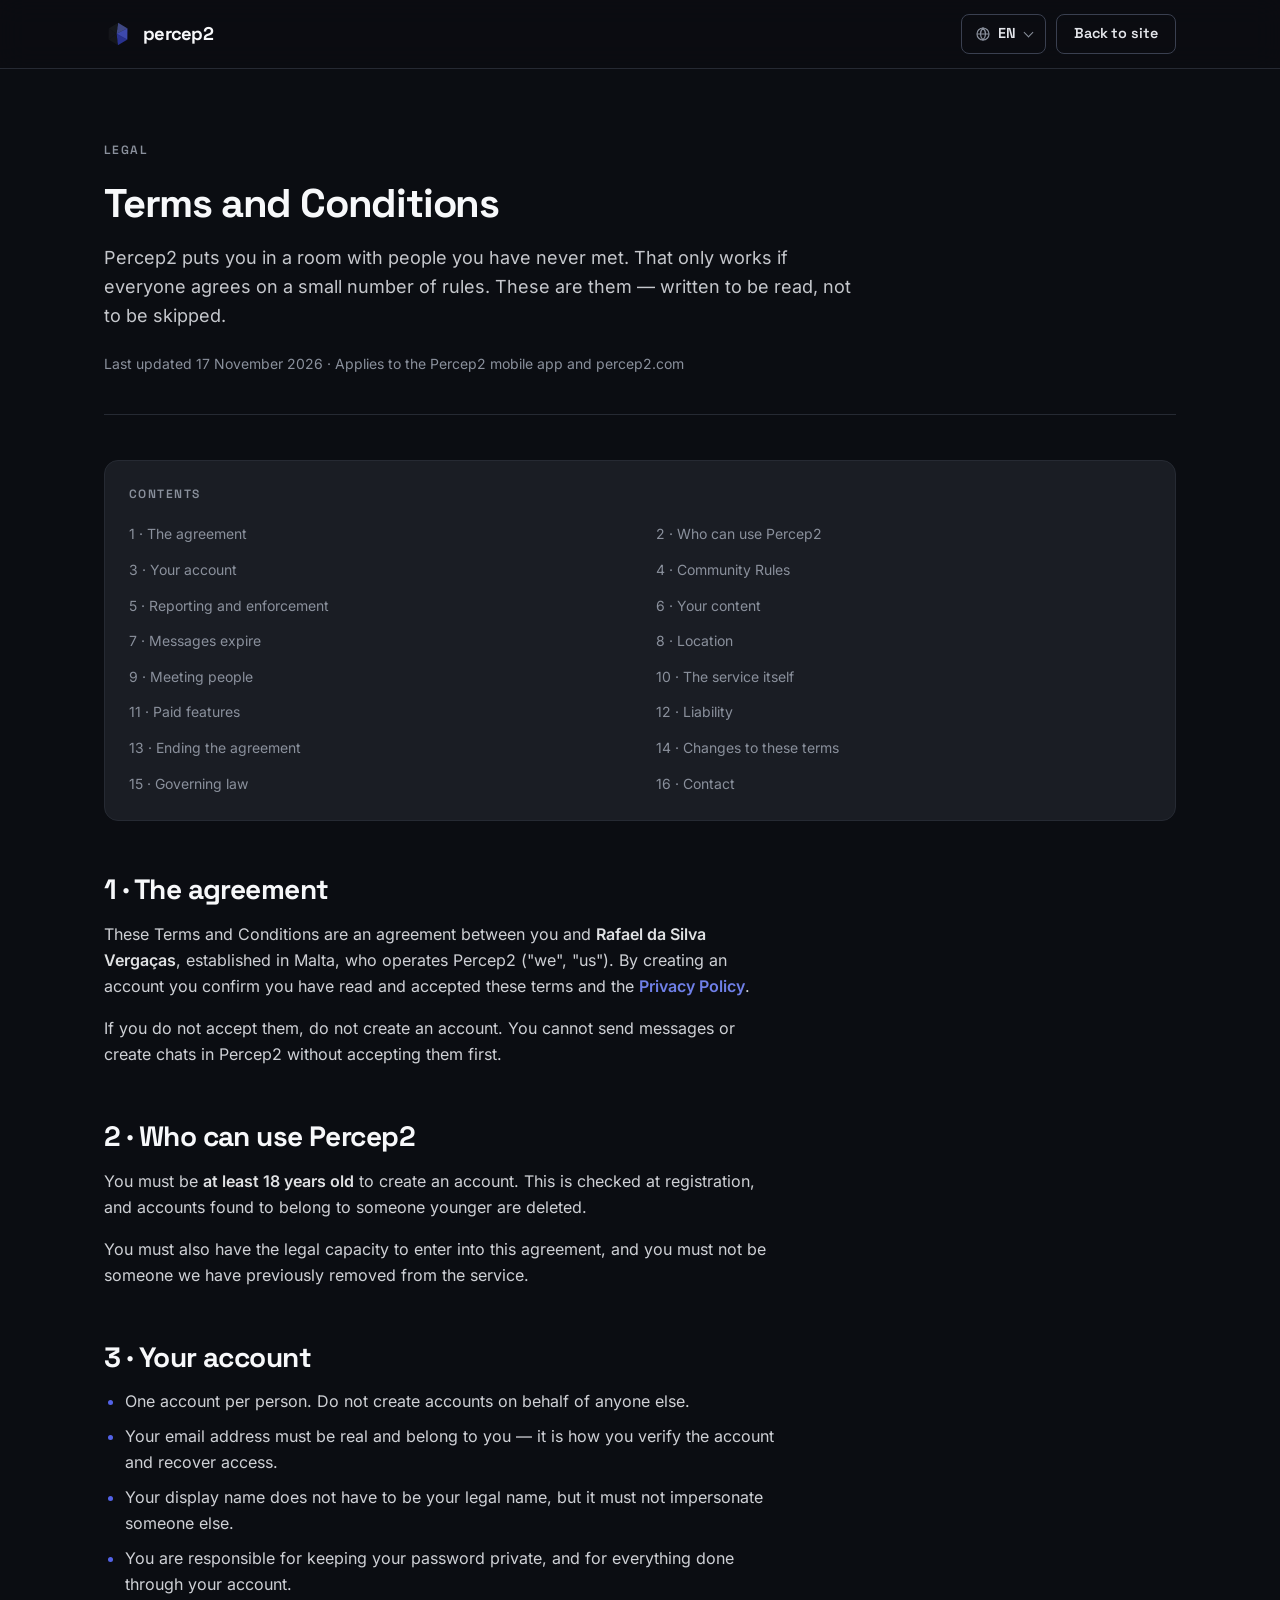
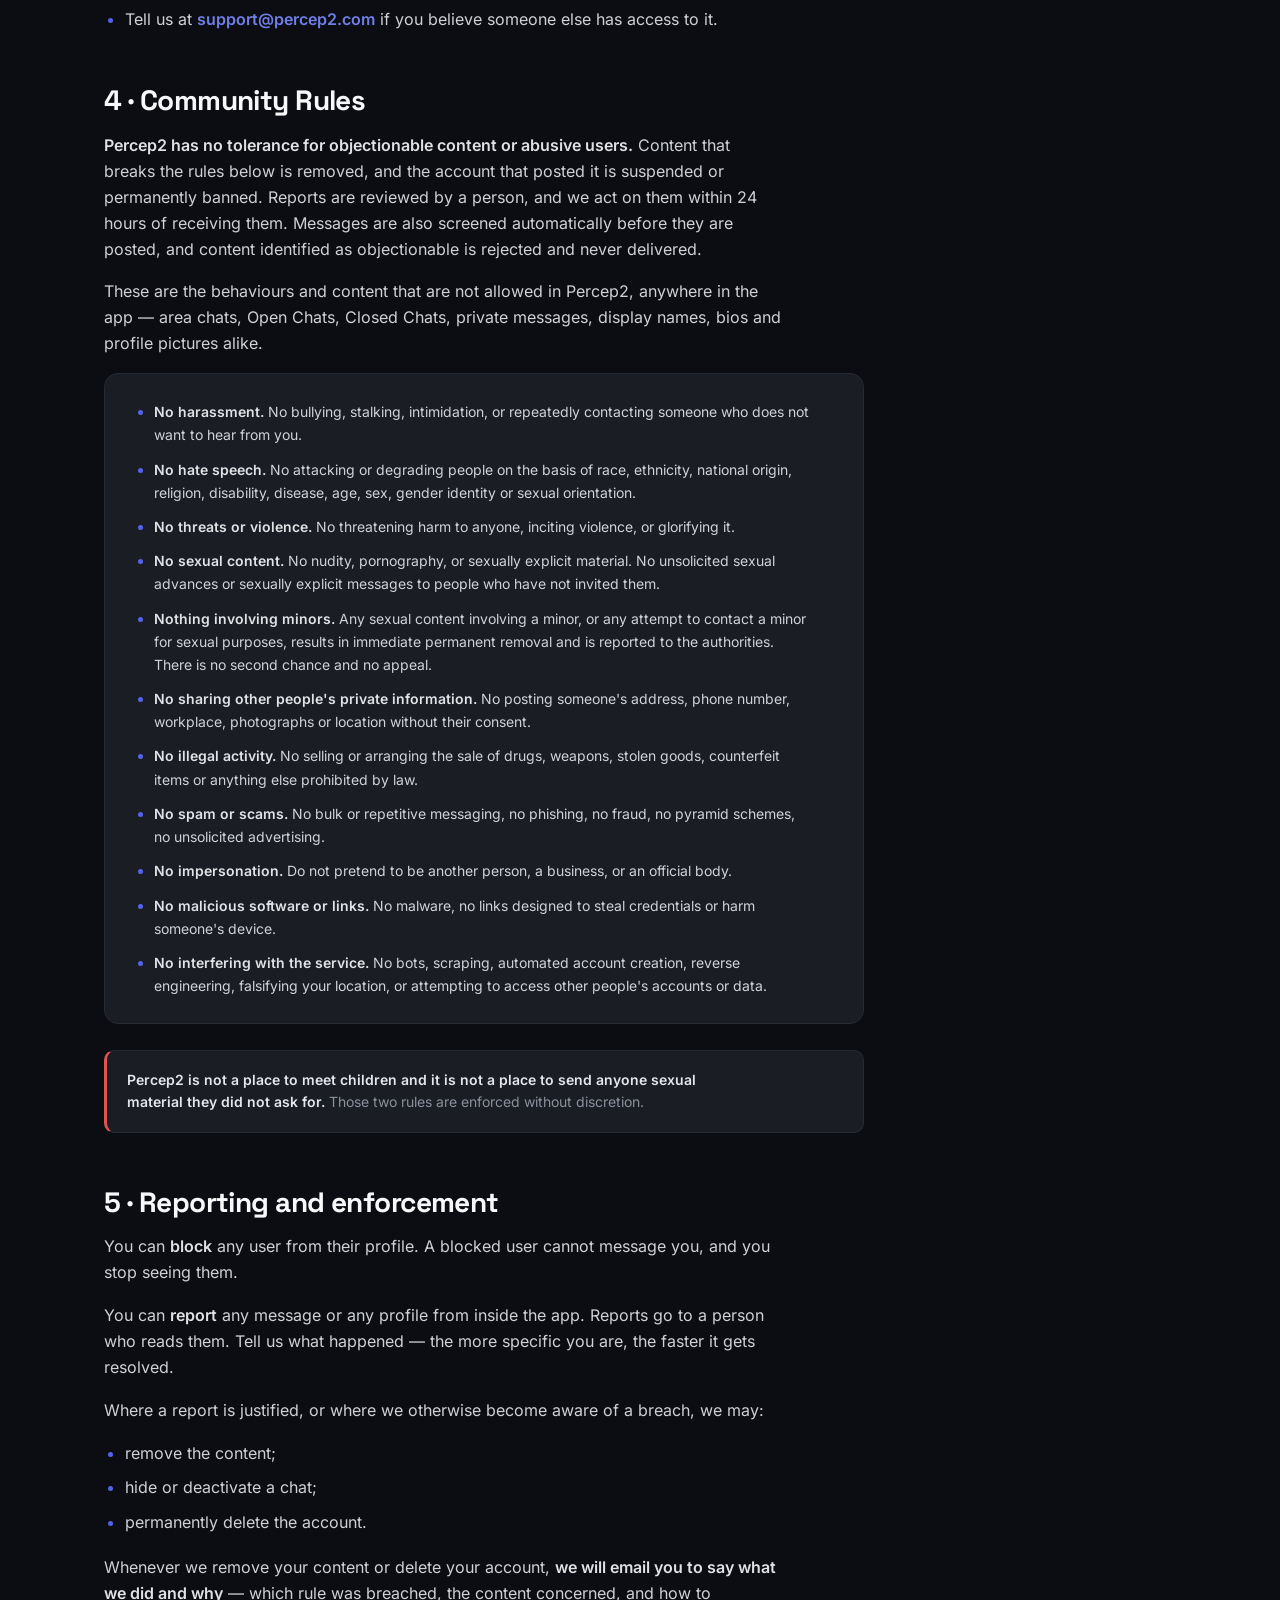
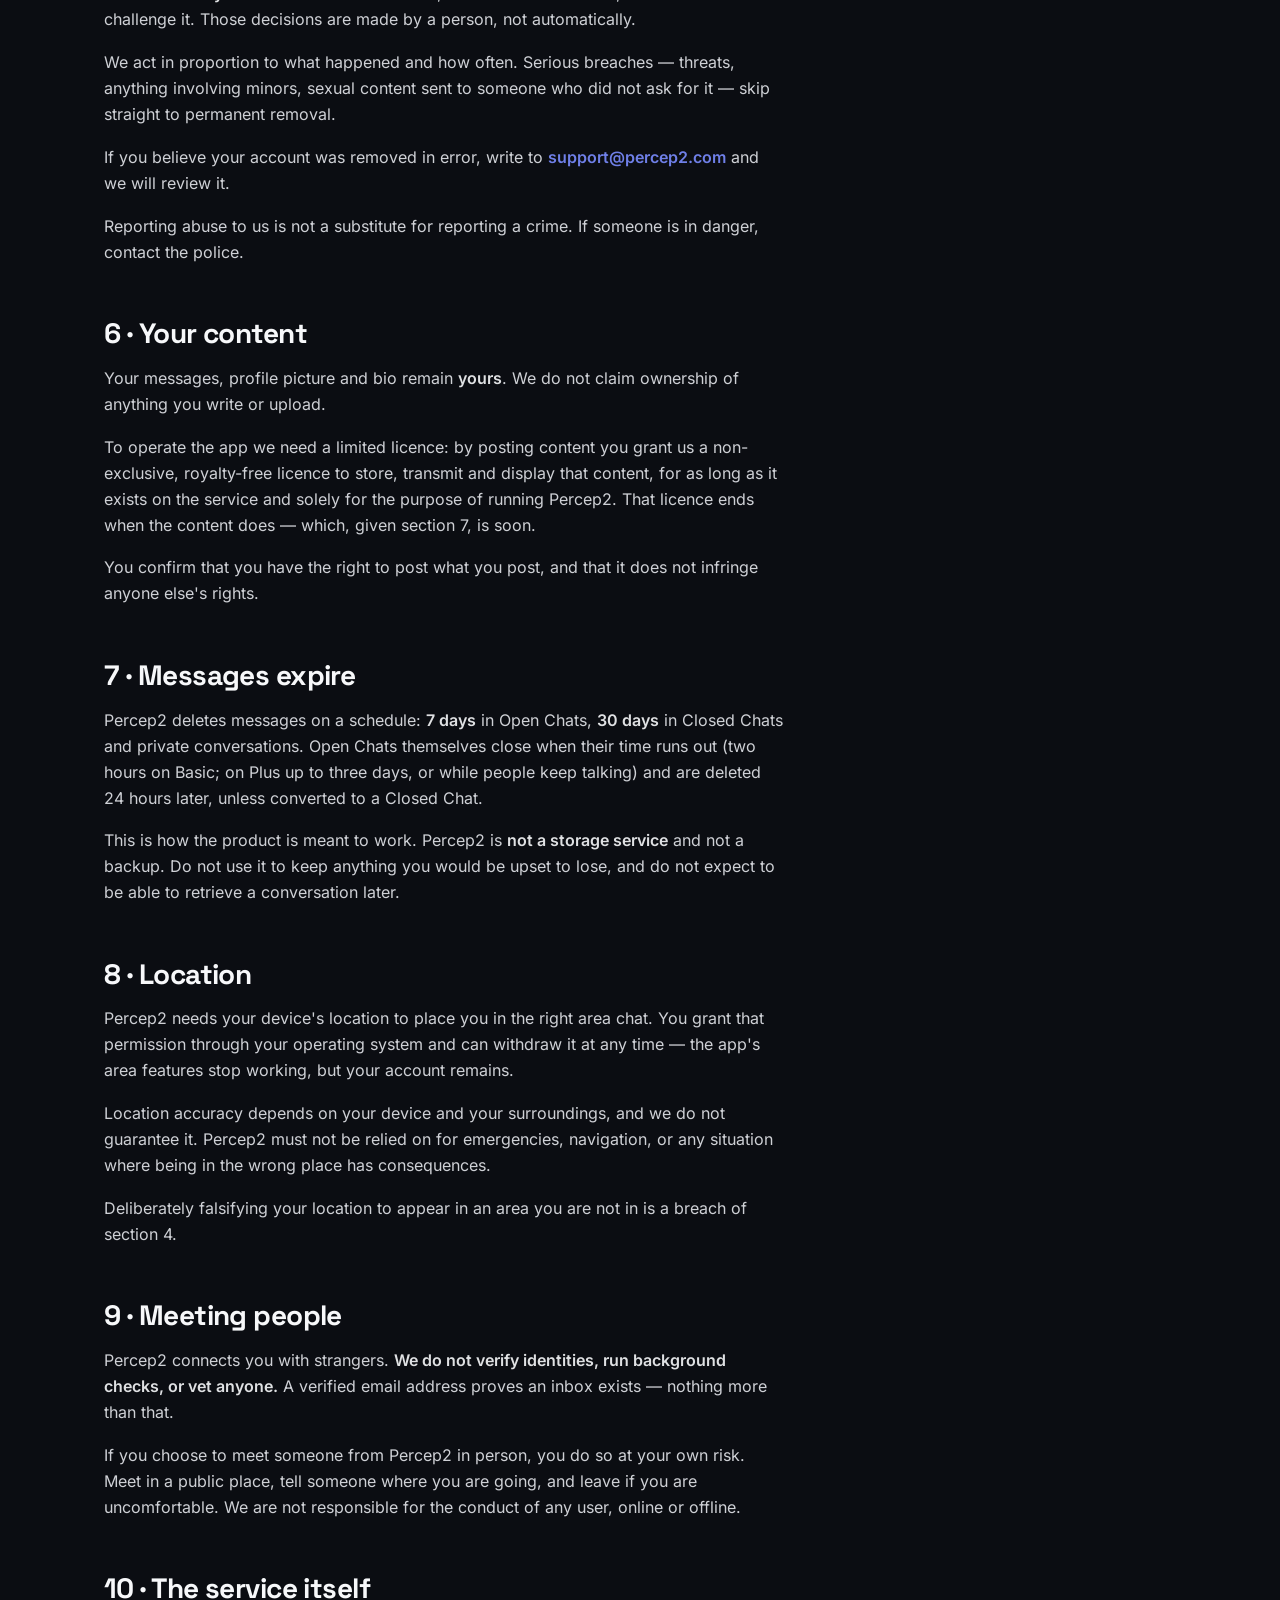
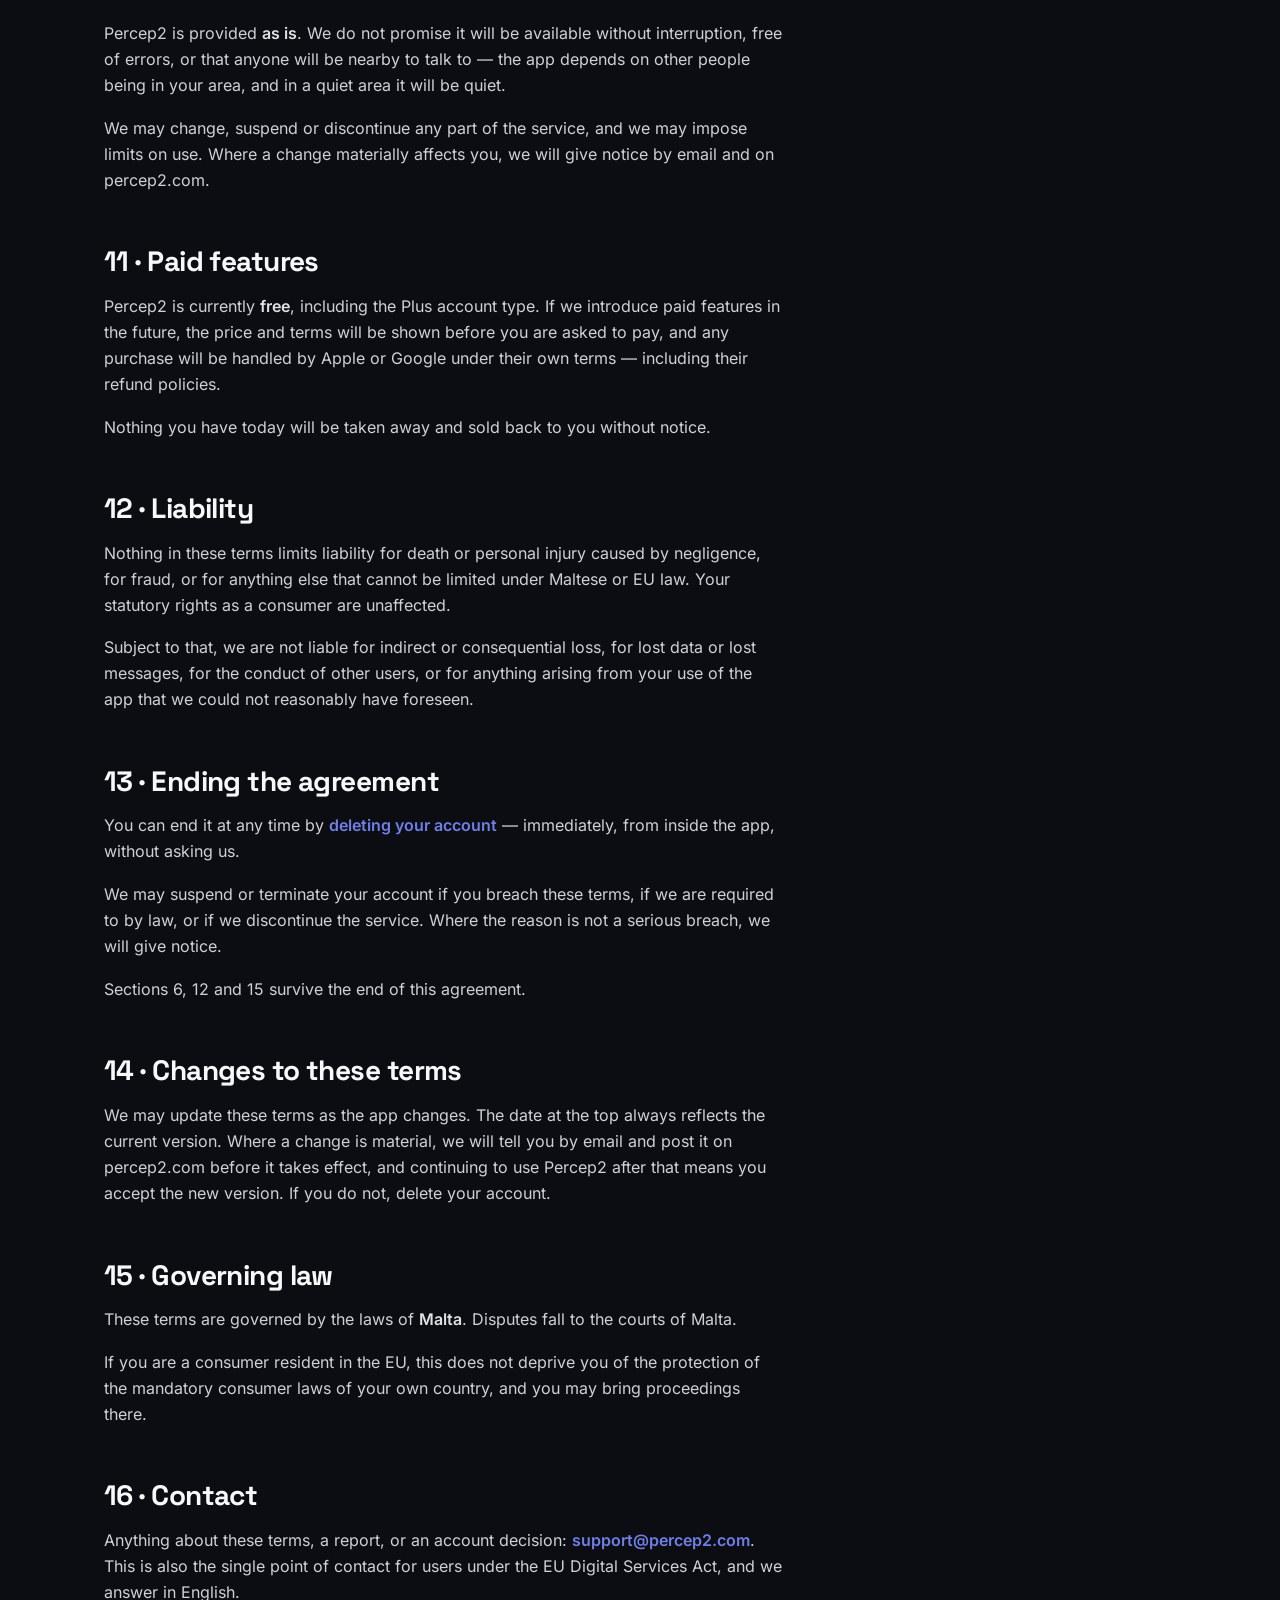
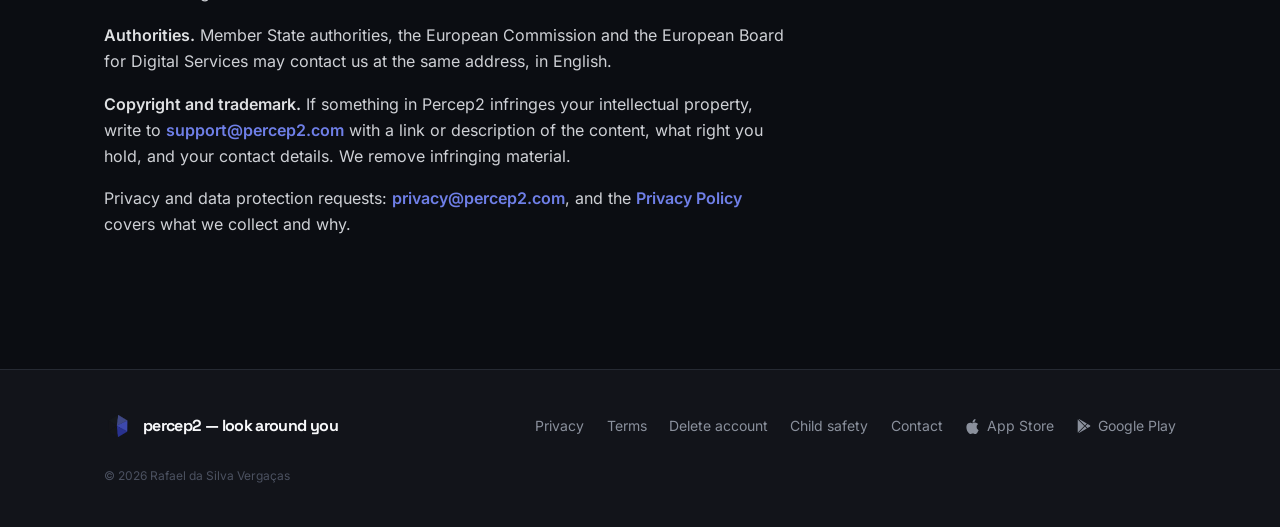
<file: terms.html>
<!doctype html>
<html lang="en">
<head>
<meta charset="utf-8">
<meta name="viewport" content="width=device-width,initial-scale=1">
<title>Terms and Conditions — Percep2</title>
<meta name="description" content="The rules for using Percep2, what is not allowed in the app, and what happens when someone breaks them.">
<link rel="preload" href="fonts/space-grotesk-latin.woff2" as="font" type="font/woff2" crossorigin>
<link rel="preload" href="fonts/inter-latin.woff2" as="font" type="font/woff2" crossorigin>
<link rel="canonical" href="https://percep2.com/terms.html">
<link rel="alternate" hreflang="en" href="https://percep2.com/terms.html">
<link rel="alternate" hreflang="pt-BR" href="https://percep2.com/pt-br/terms.html">
<link rel="alternate" hreflang="x-default" href="https://percep2.com/terms.html">
<link rel="stylesheet" href="assets/site.css">
<link rel="stylesheet" href="assets/doc.css">
</head>
<body>

<nav id="nav">
  <div class="wrap">
    <a class="lock" href="index.html"><canvas id="navmark" width="56" height="56"></canvas><span>percep2</span></a>
    <div class="nav-end">
      <details class="lang">
        <summary aria-label="Language: English"><svg width="16" height="16" viewBox="0 0 24 24" fill="none" stroke="currentColor" stroke-width="1.8" aria-hidden="true"><circle cx="12" cy="12" r="9"/><path d="M3 12h18M12 3c2.5 2.7 3.8 5.7 3.8 9s-1.3 6.3-3.8 9c-2.5-2.7-3.8-5.7-3.8-9S9.5 5.7 12 3z"/></svg>EN</summary>
        <ul>
          <li><a href="terms.html" hreflang="en" lang="en" data-lang="en" aria-current="true">English</a></li>
          <li><a href="pt-br/terms.html" hreflang="pt-BR" lang="pt-BR" data-lang="pt-br">Português (Brasil)</a></li>
        </ul>
      </details>
      <a class="btn btn-s" href="index.html">Back to site</a>
    </div>
  </div>
</nav>

<main class="doc">
  <div class="wrap">

    <div class="doc-head">
      <span class="eyebrow">Legal</span>
      <h1>Terms and Conditions</h1>
      <p class="lede">Percep2 puts you in a room with people you have never met. That only works
        if everyone agrees on a small number of rules. These are them — written to be read, not
        to be skipped.</p>
      <p class="updated">Last updated 17 November 2026 · Applies to the Percep2 mobile app and percep2.com</p>
    </div>

    <div class="toc">
      <span class="eyebrow">Contents</span>
      <ol>
        <li><a href="#agreement">1 · The agreement</a></li>
        <li><a href="#eligibility">2 · Who can use Percep2</a></li>
        <li><a href="#account">3 · Your account</a></li>
        <li><a href="#rules">4 · Community Rules</a></li>
        <li><a href="#reporting">5 · Reporting and enforcement</a></li>
        <li><a href="#content">6 · Your content</a></li>
        <li><a href="#ephemeral">7 · Messages expire</a></li>
        <li><a href="#location">8 · Location</a></li>
        <li><a href="#meeting">9 · Meeting people</a></li>
        <li><a href="#service">10 · The service itself</a></li>
        <li><a href="#paid">11 · Paid features</a></li>
        <li><a href="#liability">12 · Liability</a></li>
        <li><a href="#ending">13 · Ending the agreement</a></li>
        <li><a href="#changes">14 · Changes to these terms</a></li>
        <li><a href="#law">15 · Governing law</a></li>
        <li><a href="#contact">16 · Contact</a></li>
      </ol>
    </div>

    <div class="doc-body">

      <h2 id="agreement">1 · The agreement</h2>
      <p>These Terms and Conditions are an agreement between you and
        <strong>Rafael da Silva Vergaças</strong>, established in Malta, who operates Percep2 ("we",
        "us"). By creating an account you confirm you have read and accepted these terms and the
        <a class="link" href="privacy.html">Privacy Policy</a>.</p>
      <p>If you do not accept them, do not create an account. You cannot send messages or create
        chats in Percep2 without accepting them first.</p>

      <h2 id="eligibility">2 · Who can use Percep2</h2>
      <p>You must be <strong>at least 18 years old</strong> to create an account. This is checked
        at registration, and accounts found to belong to someone younger are deleted.</p>
      <p>You must also have the legal capacity to enter into this agreement, and you must not be
        someone we have previously removed from the service.</p>

      <h2 id="account">3 · Your account</h2>
      <ul>
        <li>One account per person. Do not create accounts on behalf of anyone else.</li>
        <li>Your email address must be real and belong to you — it is how you verify the account
          and recover access.</li>
        <li>Your display name does not have to be your legal name, but it must not impersonate
          someone else.</li>
        <li>You are responsible for keeping your password private, and for everything done through
          your account.</li>
        <li>Tell us at <a class="link" href="mailto:support@percep2.com">support@percep2.com</a>
          if you believe someone else has access to it.</li>
      </ul>

      <h2 id="rules">4 · Community Rules</h2>
      <p><strong>Percep2 has no tolerance for objectionable content or abusive users.</strong>
        Content that breaks the rules below is removed, and the account that posted it is suspended
        or permanently banned. Reports are reviewed by a person, and we act on them within 24 hours
        of receiving them. Messages are also screened automatically before they are posted, and
        content identified as objectionable is rejected and never delivered.</p>

      <p>These are the behaviours and content that are not allowed in Percep2, anywhere in the app
        — area chats, Open Chats, Closed Chats, private messages, display names, bios and
        profile pictures alike.</p>

      <div class="rules">
        <ul>
          <li><strong>No harassment.</strong> No bullying, stalking, intimidation, or repeatedly
            contacting someone who does not want to hear from you.</li>
          <li><strong>No hate speech.</strong> No attacking or degrading people on the basis of
            race, ethnicity, national origin, religion, disability, disease, age, sex, gender
            identity or sexual orientation.</li>
          <li><strong>No threats or violence.</strong> No threatening harm to anyone, inciting
            violence, or glorifying it.</li>
          <li><strong>No sexual content.</strong> No nudity, pornography, or sexually explicit
            material. No unsolicited sexual advances or sexually explicit messages to people who
            have not invited them.</li>
          <li><strong>Nothing involving minors.</strong> Any sexual content involving a minor, or
            any attempt to contact a minor for sexual purposes, results in immediate permanent
            removal and is reported to the authorities. There is no second chance and no appeal.</li>
          <li><strong>No sharing other people's private information.</strong> No posting someone's
            address, phone number, workplace, photographs or location without their consent.</li>
          <li><strong>No illegal activity.</strong> No selling or arranging the sale of drugs,
            weapons, stolen goods, counterfeit items or anything else prohibited by law.</li>
          <li><strong>No spam or scams.</strong> No bulk or repetitive messaging, no phishing, no
            fraud, no pyramid schemes, no unsolicited advertising.</li>
          <li><strong>No impersonation.</strong> Do not pretend to be another person, a business,
            or an official body.</li>
          <li><strong>No malicious software or links.</strong> No malware, no links designed to
            steal credentials or harm someone's device.</li>
          <li><strong>No interfering with the service.</strong> No bots, scraping, automated
            account creation, reverse engineering, falsifying your location, or attempting to
            access other people's accounts or data.</li>
        </ul>
      </div>

      <div class="note warn">
        <p><strong>Percep2 is not a place to meet children and it is not a place to send anyone
          sexual material they did not ask for.</strong> Those two rules are enforced without
          discretion.</p>
      </div>

      <h2 id="reporting">5 · Reporting and enforcement</h2>
      <p>You can <strong>block</strong> any user from their profile. A blocked user cannot message
        you, and you stop seeing them.</p>
      <p>You can <strong>report</strong> any message or any profile from inside the app. Reports go
        to a person who reads them. Tell us what happened — the more specific you are, the faster
        it gets resolved.</p>
      <p>Where a report is justified, or where we otherwise become aware of a breach, we may:</p>
      <ul>
        <li>remove the content;</li>
        <li>hide or deactivate a chat;</li>
        <li>permanently delete the account.</li>
      </ul>
      <p>Whenever we remove your content or delete your account, <strong>we will email you to say
        what we did and why</strong> — which rule was breached, the content concerned, and how to
        challenge it. Those decisions are made by a person, not automatically.</p>
      <p>We act in proportion to what happened and how often. Serious breaches — threats, anything
        involving minors, sexual content sent to someone who did not ask for it — skip straight to
        permanent removal.</p>
      <p>If you believe your account was removed in error, write to
        <a class="link" href="mailto:support@percep2.com">support@percep2.com</a> and we will
        review it.</p>
      <p>Reporting abuse to us is not a substitute for reporting a crime. If someone is in danger,
        contact the police.</p>

      <h2 id="content">6 · Your content</h2>
      <p>Your messages, profile picture and bio remain <strong>yours</strong>. We do not claim
        ownership of anything you write or upload.</p>
      <p>To operate the app we need a limited licence: by posting content you grant us a
        non-exclusive, royalty-free licence to store, transmit and display that content, for as
        long as it exists on the service and solely for the purpose of running Percep2. That
        licence ends when the content does — which, given section 7, is soon.</p>
      <p>You confirm that you have the right to post what you post, and that it does not infringe
        anyone else's rights.</p>

      <h2 id="ephemeral">7 · Messages expire</h2>
      <p>Percep2 deletes messages on a schedule: <strong>7 days</strong> in Open Chats,
        <strong>30 days</strong> in Closed Chats and private conversations. Open Chats themselves
        close when their time runs out (two hours on Basic; on Plus up to three days, or while
        people keep talking) and are deleted 24 hours later, unless converted to a Closed Chat.</p>
      <p>This is how the product is meant to work. Percep2 is <strong>not a storage service</strong>
        and not a backup. Do not use it to keep anything you would be upset to lose, and do not
        expect to be able to retrieve a conversation later.</p>

      <h2 id="location">8 · Location</h2>
      <p>Percep2 needs your device's location to place you in the right area chat. You grant that
        permission through your operating system and can withdraw it at any time — the app's area
        features stop working, but your account remains.</p>
      <p>Location accuracy depends on your device and your surroundings, and we do not guarantee
        it. Percep2 must not be relied on for emergencies, navigation, or any situation where
        being in the wrong place has consequences.</p>
      <p>Deliberately falsifying your location to appear in an area you are not in is a breach of
        section 4.</p>

      <h2 id="meeting">9 · Meeting people</h2>
      <p>Percep2 connects you with strangers. <strong>We do not verify identities, run background
        checks, or vet anyone.</strong> A verified email address proves an inbox exists — nothing
        more than that.</p>
      <p>If you choose to meet someone from Percep2 in person, you do so at your own risk. Meet in
        a public place, tell someone where you are going, and leave if you are uncomfortable.
        We are not responsible for the conduct of any user, online or offline.</p>

      <h2 id="service">10 · The service itself</h2>
      <p>Percep2 is provided <strong>as is</strong>. We do not promise it will be available without
        interruption, free of errors, or that anyone will be nearby to talk to — the app depends on
        other people being in your area, and in a quiet area it will be quiet.</p>
      <p>We may change, suspend or discontinue any part of the service, and we may impose limits on
        use. Where a change materially affects you, we will give notice by email and on
        percep2.com.</p>

      <h2 id="paid">11 · Paid features</h2>
      <p>Percep2 is currently <strong>free</strong>, including the Plus account type. If we
        introduce paid features in the future, the price and terms will be shown before you are
        asked to pay, and any purchase will be handled by Apple or Google under their own terms —
        including their refund policies.</p>
      <p>Nothing you have today will be taken away and sold back to you without notice.</p>

      <h2 id="liability">12 · Liability</h2>
      <p>Nothing in these terms limits liability for death or personal injury caused by negligence,
        for fraud, or for anything else that cannot be limited under Maltese or EU law. Your
        statutory rights as a consumer are unaffected.</p>
      <p>Subject to that, we are not liable for indirect or consequential loss, for lost data or
        lost messages, for the conduct of other users, or for anything arising from your use of the
        app that we could not reasonably have foreseen.</p>

      <h2 id="ending">13 · Ending the agreement</h2>
      <p>You can end it at any time by
        <a class="link" href="delete-account.html">deleting your account</a> — immediately, from
        inside the app, without asking us.</p>
      <p>We may suspend or terminate your account if you breach these terms, if we are required to
        by law, or if we discontinue the service. Where the reason is not a serious breach, we will
        give notice.</p>
      <p>Sections 6, 12 and 15 survive the end of this agreement.</p>

      <h2 id="changes">14 · Changes to these terms</h2>
      <p>We may update these terms as the app changes. The date at the top always reflects the
        current version. Where a change is material, we will tell you by email and post it on
        percep2.com before it takes
        effect, and continuing to use Percep2 after that means you accept the new version. If you
        do not, delete your account.</p>

      <h2 id="law">15 · Governing law</h2>
      <p>These terms are governed by the laws of <strong>Malta</strong>. Disputes fall to the
        courts of Malta.</p>
      <p>If you are a consumer resident in the EU, this does not deprive you of the protection of
        the mandatory consumer laws of your own country, and you may bring proceedings there.</p>

      <h2 id="contact">16 · Contact</h2>
      <p>Anything about these terms, a report, or an account decision:
        <a class="link" href="mailto:support@percep2.com">support@percep2.com</a>. This is also the
        single point of contact for users under the EU Digital Services Act, and we answer in
        English.</p>
      <p><strong>Authorities.</strong> Member State authorities, the European Commission and the
        European Board for Digital Services may contact us at the same address, in English.</p>
      <p><strong>Copyright and trademark.</strong> If something in Percep2 infringes your
        intellectual property, write to
        <a class="link" href="mailto:support@percep2.com">support@percep2.com</a> with a link or
        description of the content, what right you hold, and your contact details. We remove
        infringing material.</p>
      <p>Privacy and data protection requests: <a class="link" href="mailto:privacy@percep2.com">privacy@percep2.com</a>,
        and the <a class="link" href="privacy.html">Privacy Policy</a> covers what we collect and why.</p>

    </div>
  </div>
</main>

<footer>
  <div class="wrap">
    <a class="lock" href="index.html"><canvas id="footmark" width="48" height="48"></canvas>
      <span style="font-size:1rem">percep2 — look around you</span></a>
    <div class="flinks">
      <a href="privacy.html">Privacy</a><a href="terms.html">Terms</a>
      <a href="delete-account.html">Delete account</a>
      <a href="child-safety.html">Child safety</a>
      <a href="mailto:support@percep2.com">Contact</a>
      <a class="store" href="https://apps.apple.com/app/id6810863761"><svg width="15" height="15" viewBox="0 0 24 24" fill="currentColor" aria-hidden="true"><path d="M12.152 6.896c-.948 0-2.415-1.078-3.96-1.04-2.04.027-3.91 1.183-4.961 3.014-2.117 3.675-.546 9.103 1.519 12.09 1.013 1.454 2.208 3.09 3.792 3.039 1.52-.065 2.09-.987 3.935-.987 1.831 0 2.35.987 3.96.948 1.637-.026 2.676-1.48 3.676-2.948 1.156-1.688 1.636-3.325 1.662-3.415-.039-.013-3.182-1.221-3.22-4.857-.026-3.04 2.48-4.494 2.597-4.559-1.429-2.09-3.623-2.324-4.39-2.376-2-.156-3.675 1.09-4.61 1.09zM15.53 3.83c.843-1.012 1.4-2.427 1.245-3.83-1.207.052-2.662.805-3.532 1.818-.78.896-1.454 2.338-1.273 3.714 1.338.104 2.715-.688 3.559-1.701"/></svg>App Store</a>
      <a class="store" href="https://play.google.com/store/apps/details?id=com.percep2.app"><svg width="14" height="14" viewBox="0 0 24 24" fill="currentColor" aria-hidden="true"><path d="M22.018 13.298l-3.919 2.218-3.515-3.493 3.543-3.521 3.891 2.202a1.49 1.49 0 0 1 0 2.594zM1.337.924a1.486 1.486 0 0 0-.112.568v21.017c0 .217.045.419.124.6l11.155-11.087L1.337.924zm12.207 10.065l3.258-3.238L3.45.195a1.466 1.466 0 0 0-.946-.179l11.04 10.973zm0 2.067l-11 10.933c.298.036.612-.016.906-.183l13.324-7.54-3.23-3.21z"/></svg>Google Play</a>
    </div>
  </div>
  <div class="wrap fcopy">&copy; 2026 Rafael da Silva Vergaças</div>
</footer>

<script src="assets/stores.js"></script>
<script src="assets/site.js"></script>
</body>
</html>
</file>
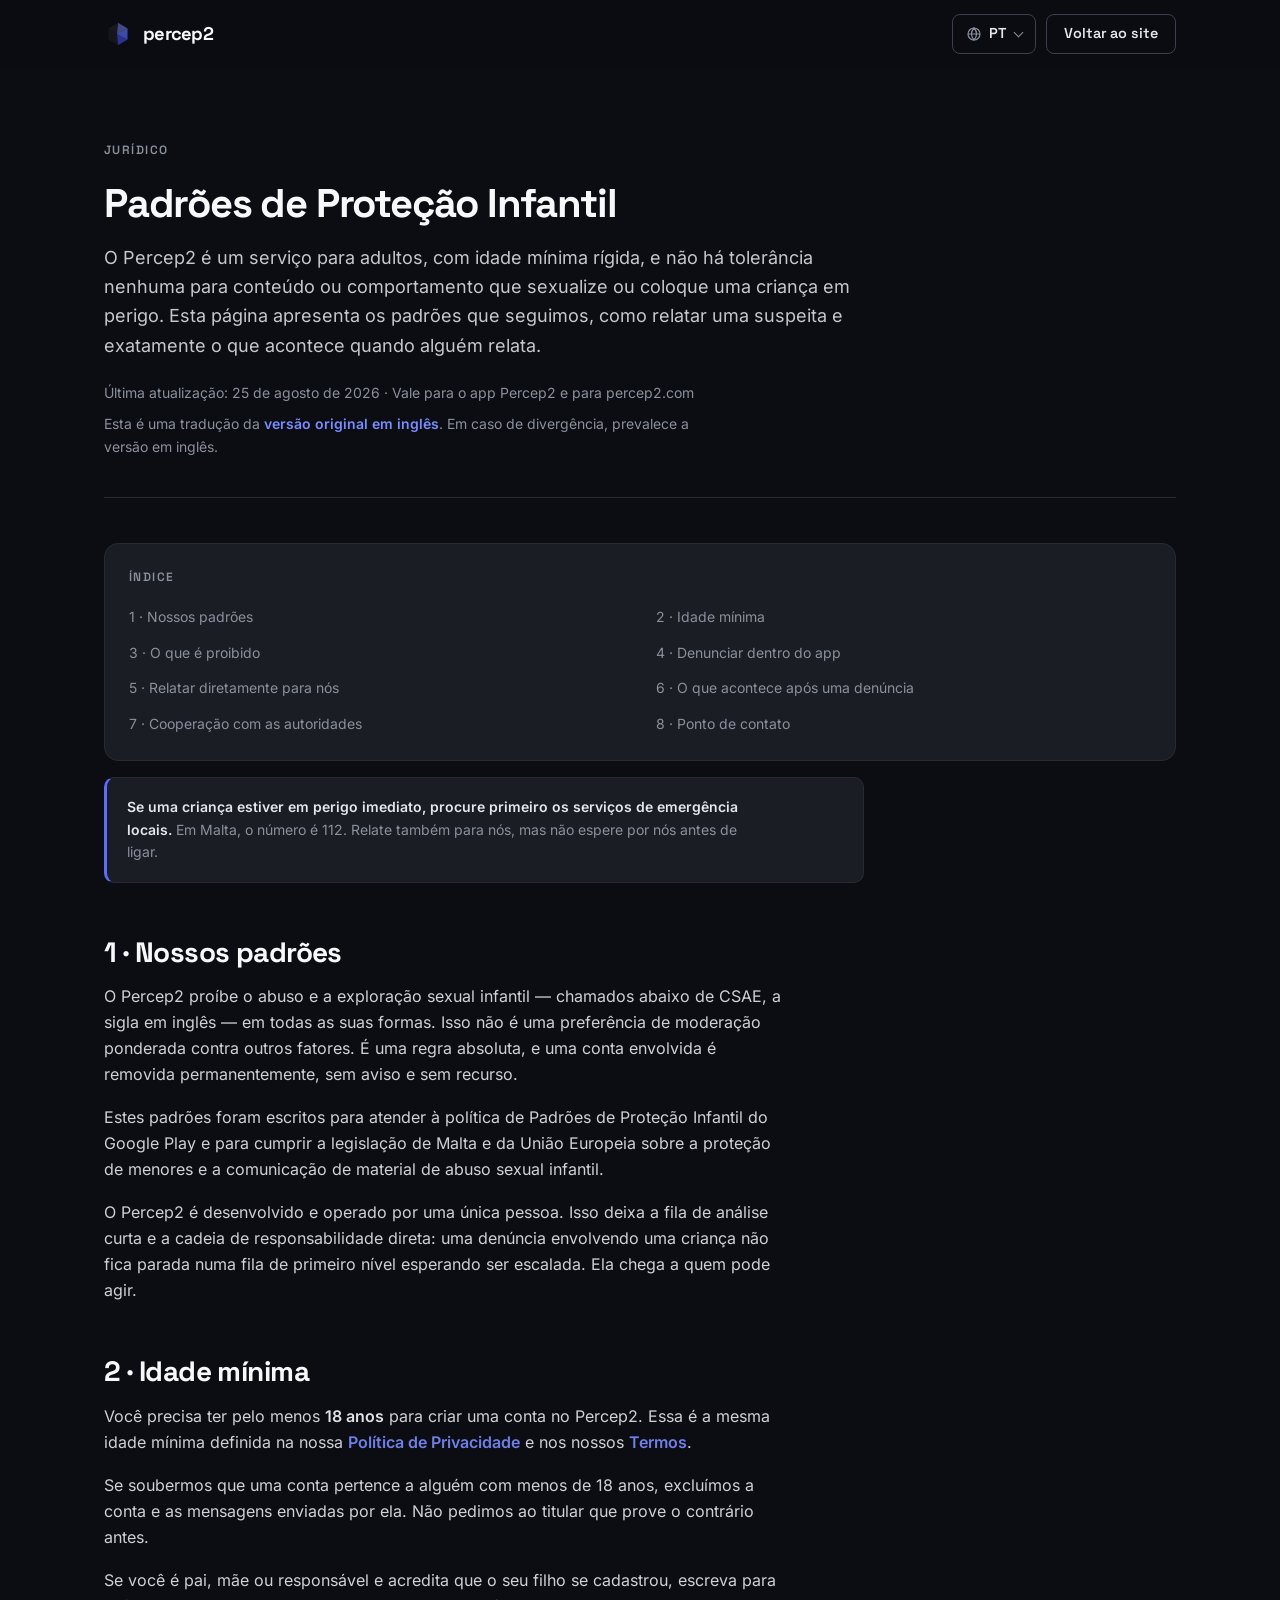
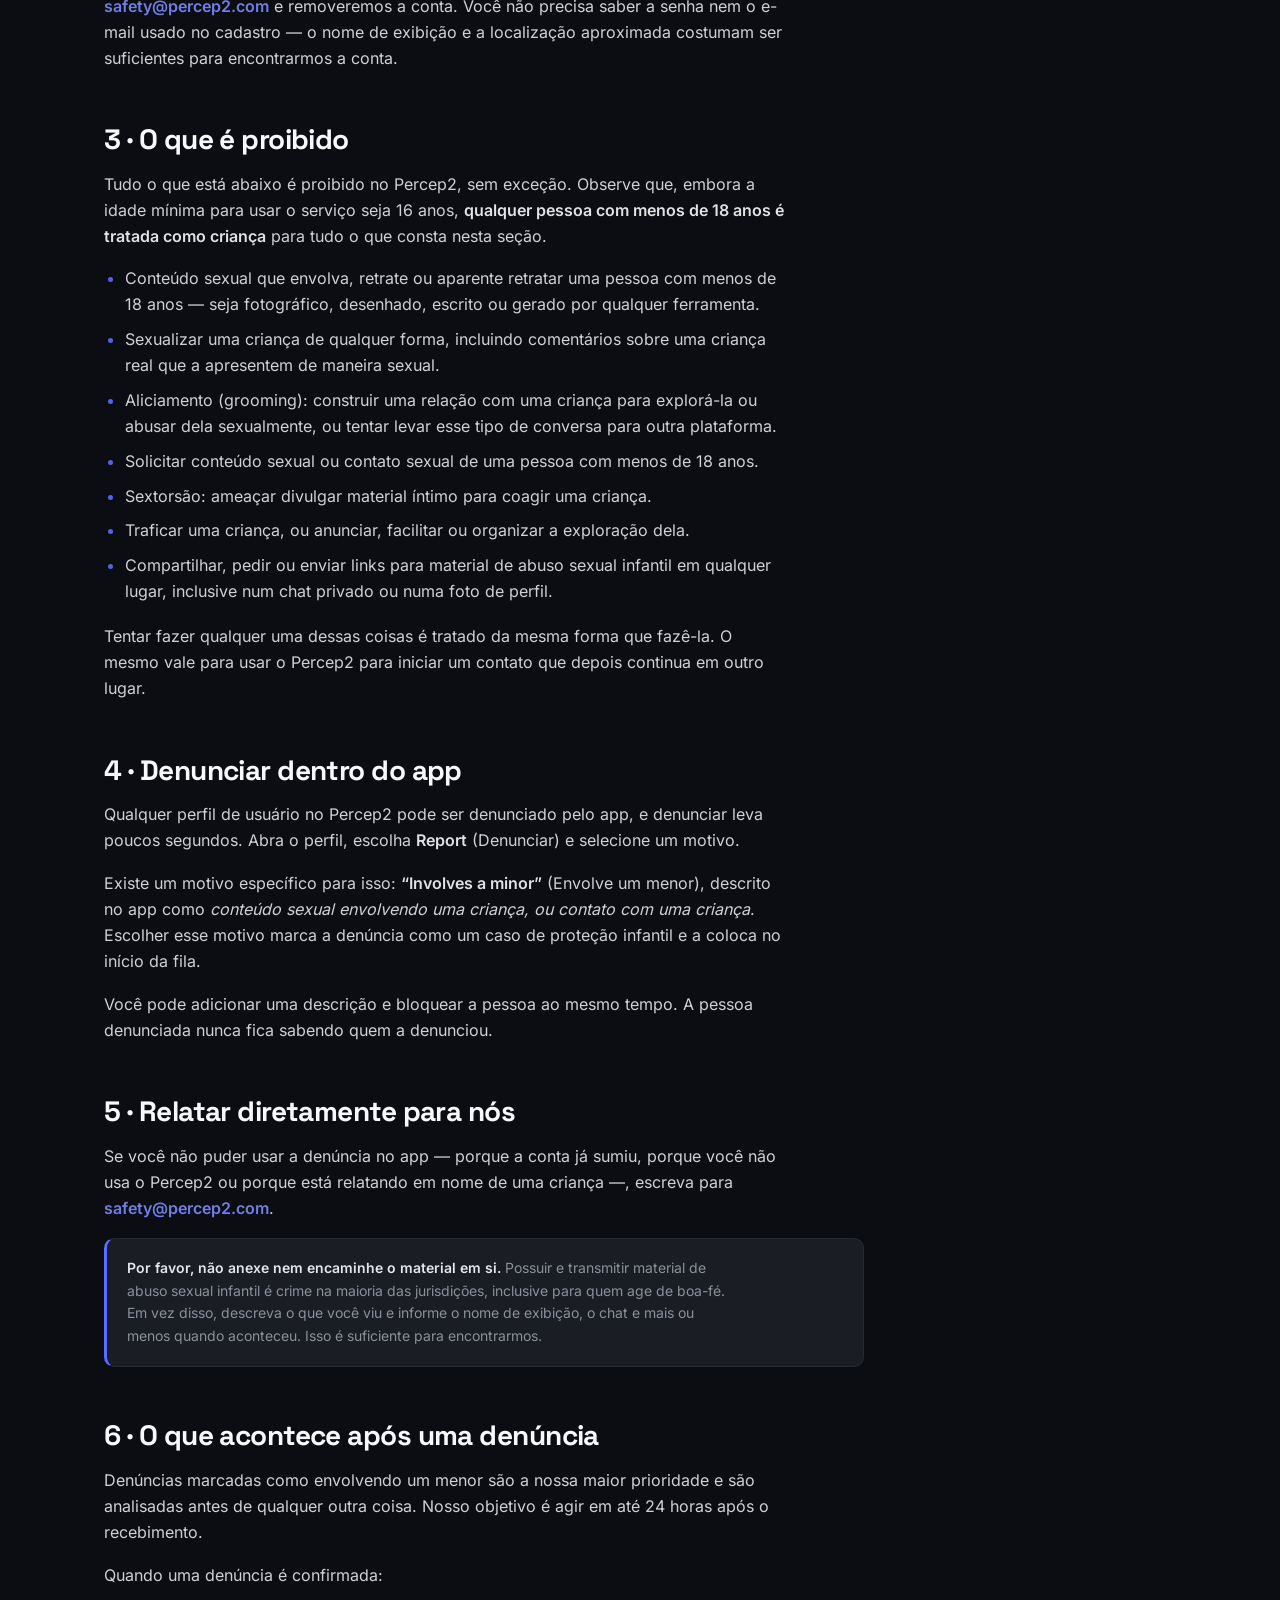
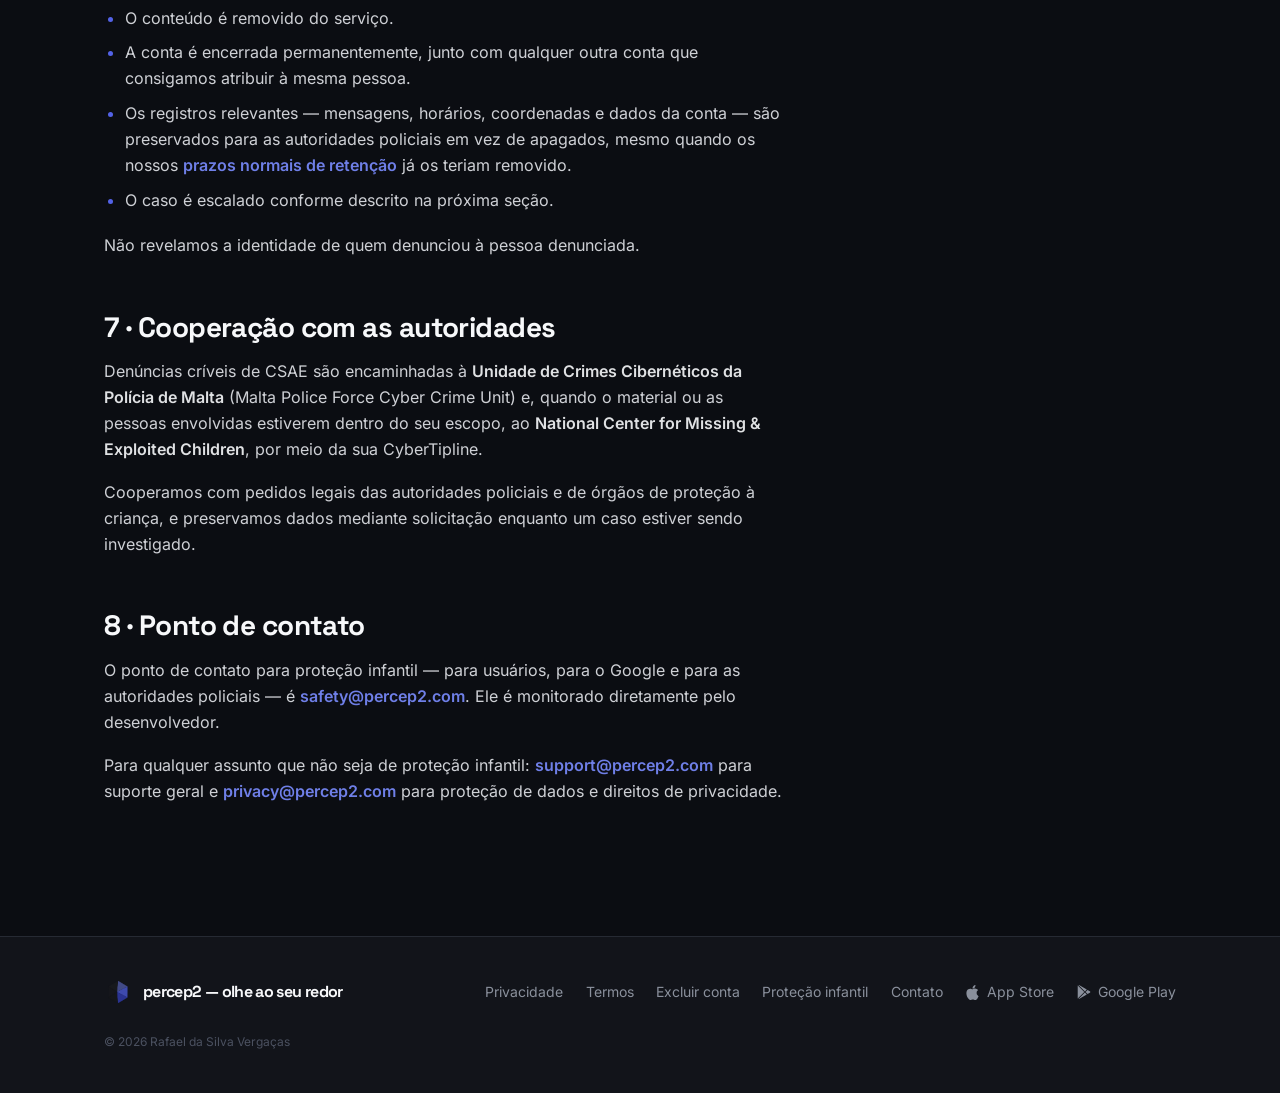
<file: pt-br/child-safety.html>
<!doctype html>
<html lang="pt-BR">
<head>
<meta charset="utf-8">
<meta name="viewport" content="width=device-width,initial-scale=1">
<title>Padrões de Proteção Infantil — Percep2</title>
<meta name="description" content="Como o Percep2 previne, detecta e responde ao abuso e à exploração sexual infantil, e como relatar uma suspeita.">
<link rel="preload" href="../fonts/space-grotesk-latin.woff2" as="font" type="font/woff2" crossorigin>
<link rel="preload" href="../fonts/inter-latin.woff2" as="font" type="font/woff2" crossorigin>
<link rel="canonical" href="https://percep2.com/pt-br/child-safety.html">
<link rel="alternate" hreflang="en" href="https://percep2.com/child-safety.html">
<link rel="alternate" hreflang="pt-BR" href="https://percep2.com/pt-br/child-safety.html">
<link rel="alternate" hreflang="x-default" href="https://percep2.com/child-safety.html">
<link rel="stylesheet" href="../assets/site.css">
<link rel="stylesheet" href="../assets/doc.css">
</head>
<body>

<nav id="nav">
  <div class="wrap">
    <a class="lock" href="index.html"><canvas id="navmark" width="56" height="56"></canvas><span>percep2</span></a>
    <div class="nav-end">
      <details class="lang">
        <summary aria-label="Idioma: português"><svg width="16" height="16" viewBox="0 0 24 24" fill="none" stroke="currentColor" stroke-width="1.8" aria-hidden="true"><circle cx="12" cy="12" r="9"/><path d="M3 12h18M12 3c2.5 2.7 3.8 5.7 3.8 9s-1.3 6.3-3.8 9c-2.5-2.7-3.8-5.7-3.8-9S9.5 5.7 12 3z"/></svg>PT</summary>
        <ul>
          <li><a href="../child-safety.html" hreflang="en" lang="en" data-lang="en">English</a></li>
          <li><a href="child-safety.html" hreflang="pt-BR" lang="pt-BR" data-lang="pt-br" aria-current="true">Português (Brasil)</a></li>
        </ul>
      </details>
      <a class="btn btn-s" href="index.html">Voltar ao site</a>
    </div>
  </div>
</nav>

<main class="doc">
  <div class="wrap">

    <div class="doc-head">
      <span class="eyebrow">Jurídico</span>
      <h1>Padrões de Proteção Infantil</h1>
      <p class="lede">O Percep2 é um serviço para adultos, com idade mínima rígida, e não há
        tolerância nenhuma para conteúdo ou comportamento que sexualize ou coloque uma criança em
        perigo. Esta página apresenta os padrões que seguimos, como relatar uma suspeita e
        exatamente o que acontece quando alguém relata.</p>
      <p class="updated">Última atualização: 25 de agosto de 2026 · Vale para o app Percep2 e para percep2.com</p>
      <p class="updated">Esta é uma tradução da <a class="link" href="../child-safety.html" hreflang="en" lang="en">versão original em inglês</a>. Em caso de divergência, prevalece a versão em inglês.</p>
    </div>

    <div class="toc">
      <span class="eyebrow">Índice</span>
      <ol>
        <li><a href="#standards">1 · Nossos padrões</a></li>
        <li><a href="#age">2 · Idade mínima</a></li>
        <li><a href="#prohibited">3 · O que é proibido</a></li>
        <li><a href="#report-app">4 · Denunciar dentro do app</a></li>
        <li><a href="#report-direct">5 · Relatar diretamente para nós</a></li>
        <li><a href="#response">6 · O que acontece após uma denúncia</a></li>
        <li><a href="#authorities">7 · Cooperação com as autoridades</a></li>
        <li><a href="#contact">8 · Ponto de contato</a></li>
      </ol>
    </div>

    <div class="doc-body">

      <div class="note">
        <p><strong>Se uma criança estiver em perigo imediato, procure primeiro os serviços de
          emergência locais.</strong> Em Malta, o número é 112. Relate também para nós, mas não
          espere por nós antes de ligar.</p>
      </div>

      <h2 id="standards">1 · Nossos padrões</h2>
      <p>O Percep2 proíbe o abuso e a exploração sexual infantil — chamados abaixo de CSAE, a sigla
        em inglês — em todas as suas formas. Isso não é uma preferência de moderação ponderada
        contra outros fatores. É uma regra absoluta, e uma conta envolvida é removida
        permanentemente, sem aviso e sem recurso.</p>
      <p>Estes padrões foram escritos para atender à política de Padrões de Proteção Infantil do
        Google Play e para cumprir a legislação de Malta e da União Europeia sobre a proteção de
        menores e a comunicação de material de abuso sexual infantil.</p>
      <p>O Percep2 é desenvolvido e operado por uma única pessoa. Isso deixa a fila de análise curta
        e a cadeia de responsabilidade direta: uma denúncia envolvendo uma criança não fica parada
        numa fila de primeiro nível esperando ser escalada. Ela chega a quem pode agir.</p>

      <h2 id="age">2 · Idade mínima</h2>
      <p>Você precisa ter pelo menos <strong>18 anos</strong> para criar uma conta no Percep2. Essa
        é a mesma idade mínima definida na nossa
        <a class="link" href="privacy.html">Política de Privacidade</a> e nos nossos
        <a class="link" href="terms.html">Termos</a>.</p>
      <p>Se soubermos que uma conta pertence a alguém com menos de 18 anos, excluímos a conta e as
        mensagens enviadas por ela. Não pedimos ao titular que prove o contrário antes.</p>
      <p>Se você é pai, mãe ou responsável e acredita que o seu filho se cadastrou, escreva para
        <a class="link" href="mailto:safety@percep2.com">safety@percep2.com</a> e removeremos a
        conta. Você não precisa saber a senha nem o e-mail usado no cadastro — o nome de exibição e
        a localização aproximada costumam ser suficientes para encontrarmos a conta.</p>

      <h2 id="prohibited">3 · O que é proibido</h2>
      <p>Tudo o que está abaixo é proibido no Percep2, sem exceção. Observe que, embora a idade
        mínima para usar o serviço seja 16 anos, <strong>qualquer pessoa com menos de 18 anos é
        tratada como criança</strong> para tudo o que consta nesta seção.</p>
      <ul>
        <li>Conteúdo sexual que envolva, retrate ou aparente retratar uma pessoa com menos de 18
          anos — seja fotográfico, desenhado, escrito ou gerado por qualquer ferramenta.</li>
        <li>Sexualizar uma criança de qualquer forma, incluindo comentários sobre uma criança real
          que a apresentem de maneira sexual.</li>
        <li>Aliciamento (grooming): construir uma relação com uma criança para explorá-la ou abusar
          dela sexualmente, ou tentar levar esse tipo de conversa para outra plataforma.</li>
        <li>Solicitar conteúdo sexual ou contato sexual de uma pessoa com menos de 18 anos.</li>
        <li>Sextorsão: ameaçar divulgar material íntimo para coagir uma criança.</li>
        <li>Traficar uma criança, ou anunciar, facilitar ou organizar a exploração dela.</li>
        <li>Compartilhar, pedir ou enviar links para material de abuso sexual infantil em qualquer
          lugar, inclusive num chat privado ou numa foto de perfil.</li>
      </ul>
      <p>Tentar fazer qualquer uma dessas coisas é tratado da mesma forma que fazê-la. O mesmo vale
        para usar o Percep2 para iniciar um contato que depois continua em outro lugar.</p>

      <h2 id="report-app">4 · Denunciar dentro do app</h2>
      <p>Qualquer perfil de usuário no Percep2 pode ser denunciado pelo app, e denunciar leva
        poucos segundos. Abra o perfil, escolha <strong>Report</strong> (Denunciar) e selecione um
        motivo.</p>
      <p>Existe um motivo específico para isso: <strong>&ldquo;Involves a minor&rdquo;</strong>
        (Envolve um menor), descrito no app como <em>conteúdo sexual envolvendo uma criança, ou
        contato com uma criança</em>. Escolher esse motivo marca a denúncia como um caso de
        proteção infantil e a coloca no início da fila.</p>
      <p>Você pode adicionar uma descrição e bloquear a pessoa ao mesmo tempo. A pessoa denunciada
        nunca fica sabendo quem a denunciou.</p>

      <h2 id="report-direct">5 · Relatar diretamente para nós</h2>
      <p>Se você não puder usar a denúncia no app — porque a conta já sumiu, porque você não usa o
        Percep2 ou porque está relatando em nome de uma criança —, escreva para
        <a class="link" href="mailto:safety@percep2.com">safety@percep2.com</a>.</p>
      <div class="note">
        <p><strong>Por favor, não anexe nem encaminhe o material em si.</strong> Possuir e
          transmitir material de abuso sexual infantil é crime na maioria das jurisdições, inclusive
          para quem age de boa-fé. Em vez disso, descreva o que você viu e informe o nome de
          exibição, o chat e mais ou menos quando aconteceu. Isso é suficiente para encontrarmos.</p>
      </div>

      <h2 id="response">6 · O que acontece após uma denúncia</h2>
      <p>Denúncias marcadas como envolvendo um menor são a nossa maior prioridade e são analisadas
        antes de qualquer outra coisa. Nosso objetivo é agir em até 24 horas após o recebimento.</p>
      <p>Quando uma denúncia é confirmada:</p>
      <ul>
        <li>O conteúdo é removido do serviço.</li>
        <li>A conta é encerrada permanentemente, junto com qualquer outra conta que consigamos
          atribuir à mesma pessoa.</li>
        <li>Os registros relevantes — mensagens, horários, coordenadas e dados da conta — são
          preservados para as autoridades policiais em vez de apagados, mesmo quando os nossos
          <a class="link" href="privacy.html#retention">prazos normais de retenção</a> já os teriam
          removido.</li>
        <li>O caso é escalado conforme descrito na próxima seção.</li>
      </ul>
      <p>Não revelamos a identidade de quem denunciou à pessoa denunciada.</p>

      <h2 id="authorities">7 · Cooperação com as autoridades</h2>
      <p>Denúncias críveis de CSAE são encaminhadas à <strong>Unidade de Crimes Cibernéticos da
        Polícia de Malta</strong> (Malta Police Force Cyber Crime Unit) e, quando o material ou as
        pessoas envolvidas estiverem dentro do seu escopo, ao <strong>National Center for Missing
        &amp; Exploited Children</strong>, por meio da sua CyberTipline.</p>
      <p>Cooperamos com pedidos legais das autoridades policiais e de órgãos de proteção à criança,
        e preservamos dados mediante solicitação enquanto um caso estiver sendo investigado.</p>

      <h2 id="contact">8 · Ponto de contato</h2>
      <p>O ponto de contato para proteção infantil — para usuários, para o Google e para as
        autoridades policiais — é
        <a class="link" href="mailto:safety@percep2.com">safety@percep2.com</a>. Ele é monitorado
        diretamente pelo desenvolvedor.</p>
      <p>Para qualquer assunto que não seja de proteção infantil:
        <a class="link" href="mailto:support@percep2.com">support@percep2.com</a> para suporte
        geral e <a class="link" href="mailto:privacy@percep2.com">privacy@percep2.com</a> para
        proteção de dados e direitos de privacidade.</p>

    </div>
  </div>
</main>

<footer>
  <div class="wrap">
    <a class="lock" href="index.html"><canvas id="footmark" width="48" height="48"></canvas>
      <span style="font-size:1rem">percep2 — olhe ao seu redor</span></a>
    <div class="flinks">
      <a href="privacy.html">Privacidade</a><a href="terms.html">Termos</a>
      <a href="delete-account.html">Excluir conta</a>
      <a href="child-safety.html">Proteção infantil</a>
      <a href="mailto:support@percep2.com">Contato</a>
      <a class="store" href="https://apps.apple.com/app/id6810863761"><svg width="15" height="15" viewBox="0 0 24 24" fill="currentColor" aria-hidden="true"><path d="M12.152 6.896c-.948 0-2.415-1.078-3.96-1.04-2.04.027-3.91 1.183-4.961 3.014-2.117 3.675-.546 9.103 1.519 12.09 1.013 1.454 2.208 3.09 3.792 3.039 1.52-.065 2.09-.987 3.935-.987 1.831 0 2.35.987 3.96.948 1.637-.026 2.676-1.48 3.676-2.948 1.156-1.688 1.636-3.325 1.662-3.415-.039-.013-3.182-1.221-3.22-4.857-.026-3.04 2.48-4.494 2.597-4.559-1.429-2.09-3.623-2.324-4.39-2.376-2-.156-3.675 1.09-4.61 1.09zM15.53 3.83c.843-1.012 1.4-2.427 1.245-3.83-1.207.052-2.662.805-3.532 1.818-.78.896-1.454 2.338-1.273 3.714 1.338.104 2.715-.688 3.559-1.701"/></svg>App Store</a>
      <a class="store" href="https://play.google.com/store/apps/details?id=com.percep2.app"><svg width="14" height="14" viewBox="0 0 24 24" fill="currentColor" aria-hidden="true"><path d="M22.018 13.298l-3.919 2.218-3.515-3.493 3.543-3.521 3.891 2.202a1.49 1.49 0 0 1 0 2.594zM1.337.924a1.486 1.486 0 0 0-.112.568v21.017c0 .217.045.419.124.6l11.155-11.087L1.337.924zm12.207 10.065l3.258-3.238L3.45.195a1.466 1.466 0 0 0-.946-.179l11.04 10.973zm0 2.067l-11 10.933c.298.036.612-.016.906-.183l13.324-7.54-3.23-3.21z"/></svg>Google Play</a>
    </div>
  </div>
  <div class="wrap fcopy">&copy; 2026 Rafael da Silva Vergaças</div>
</footer>

<script src="../assets/stores.js"></script>
<script src="../assets/site.js"></script>
</body>
</html>
</file>
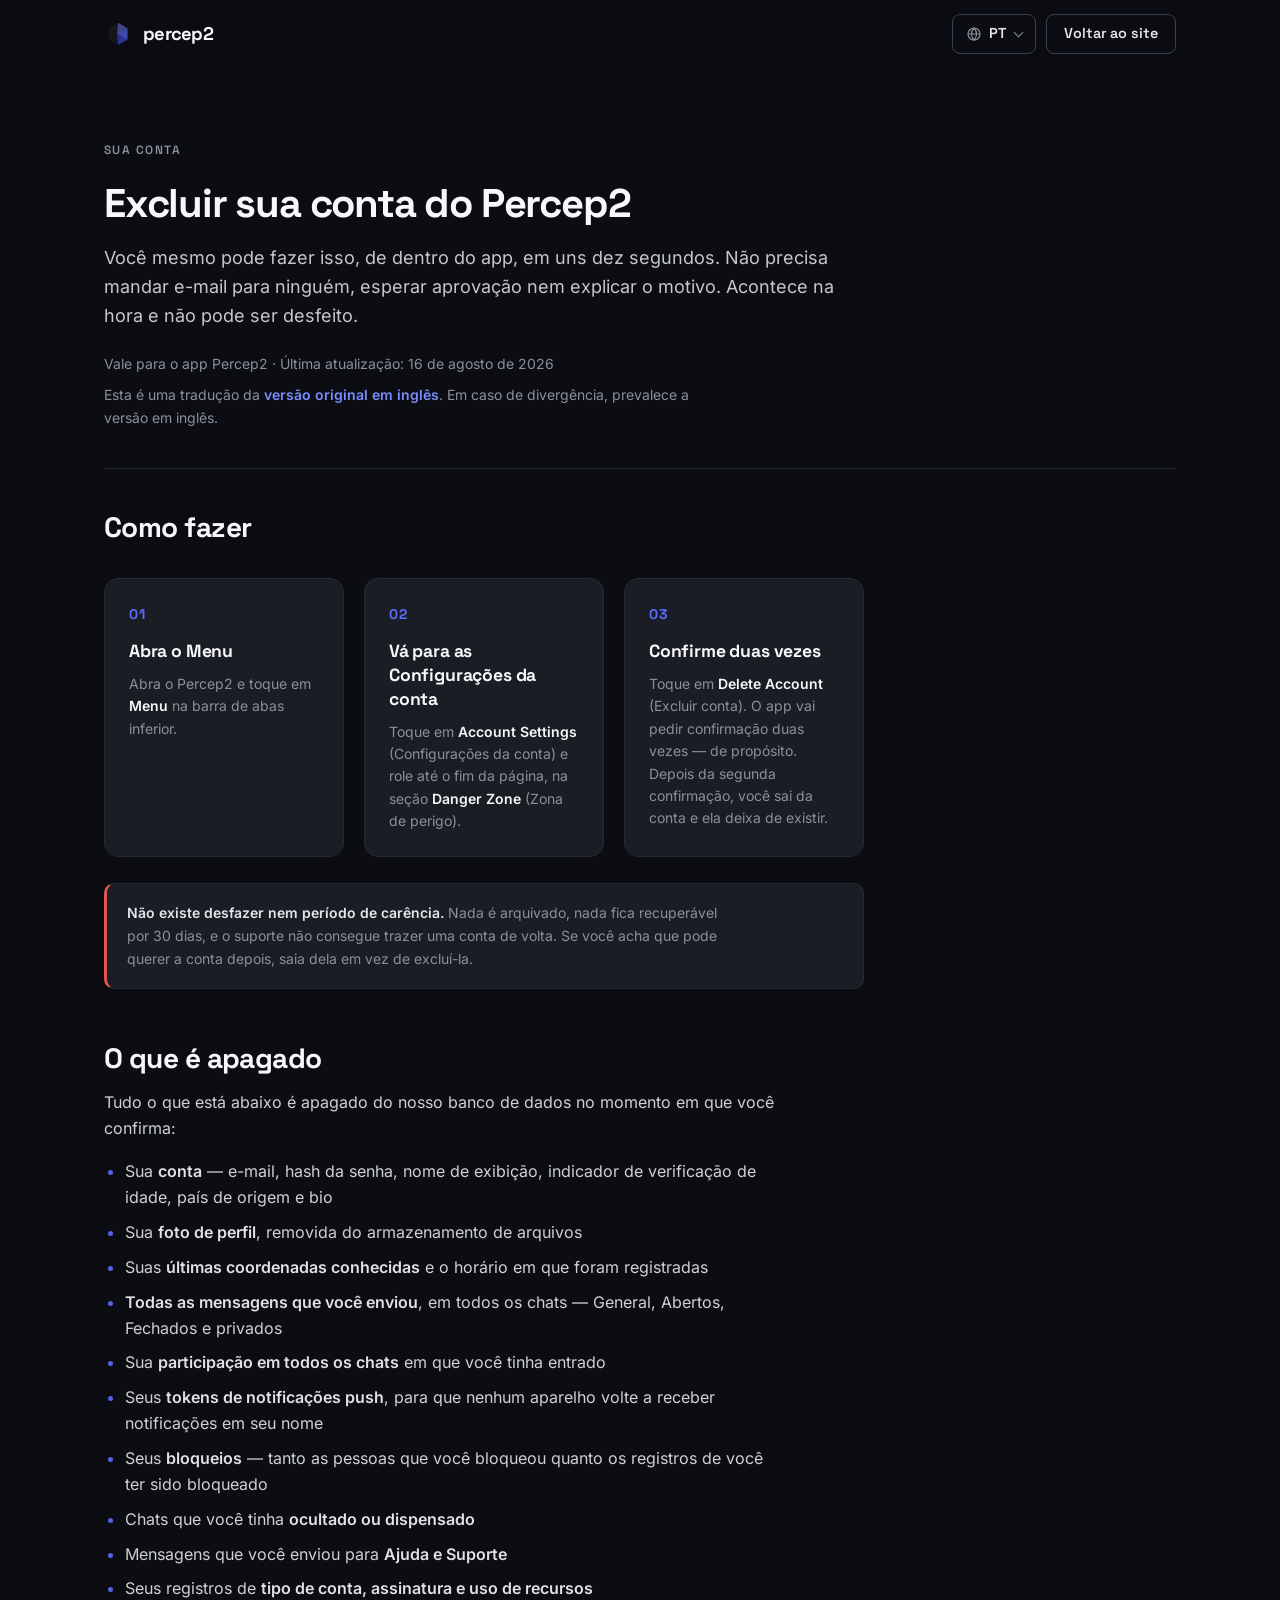
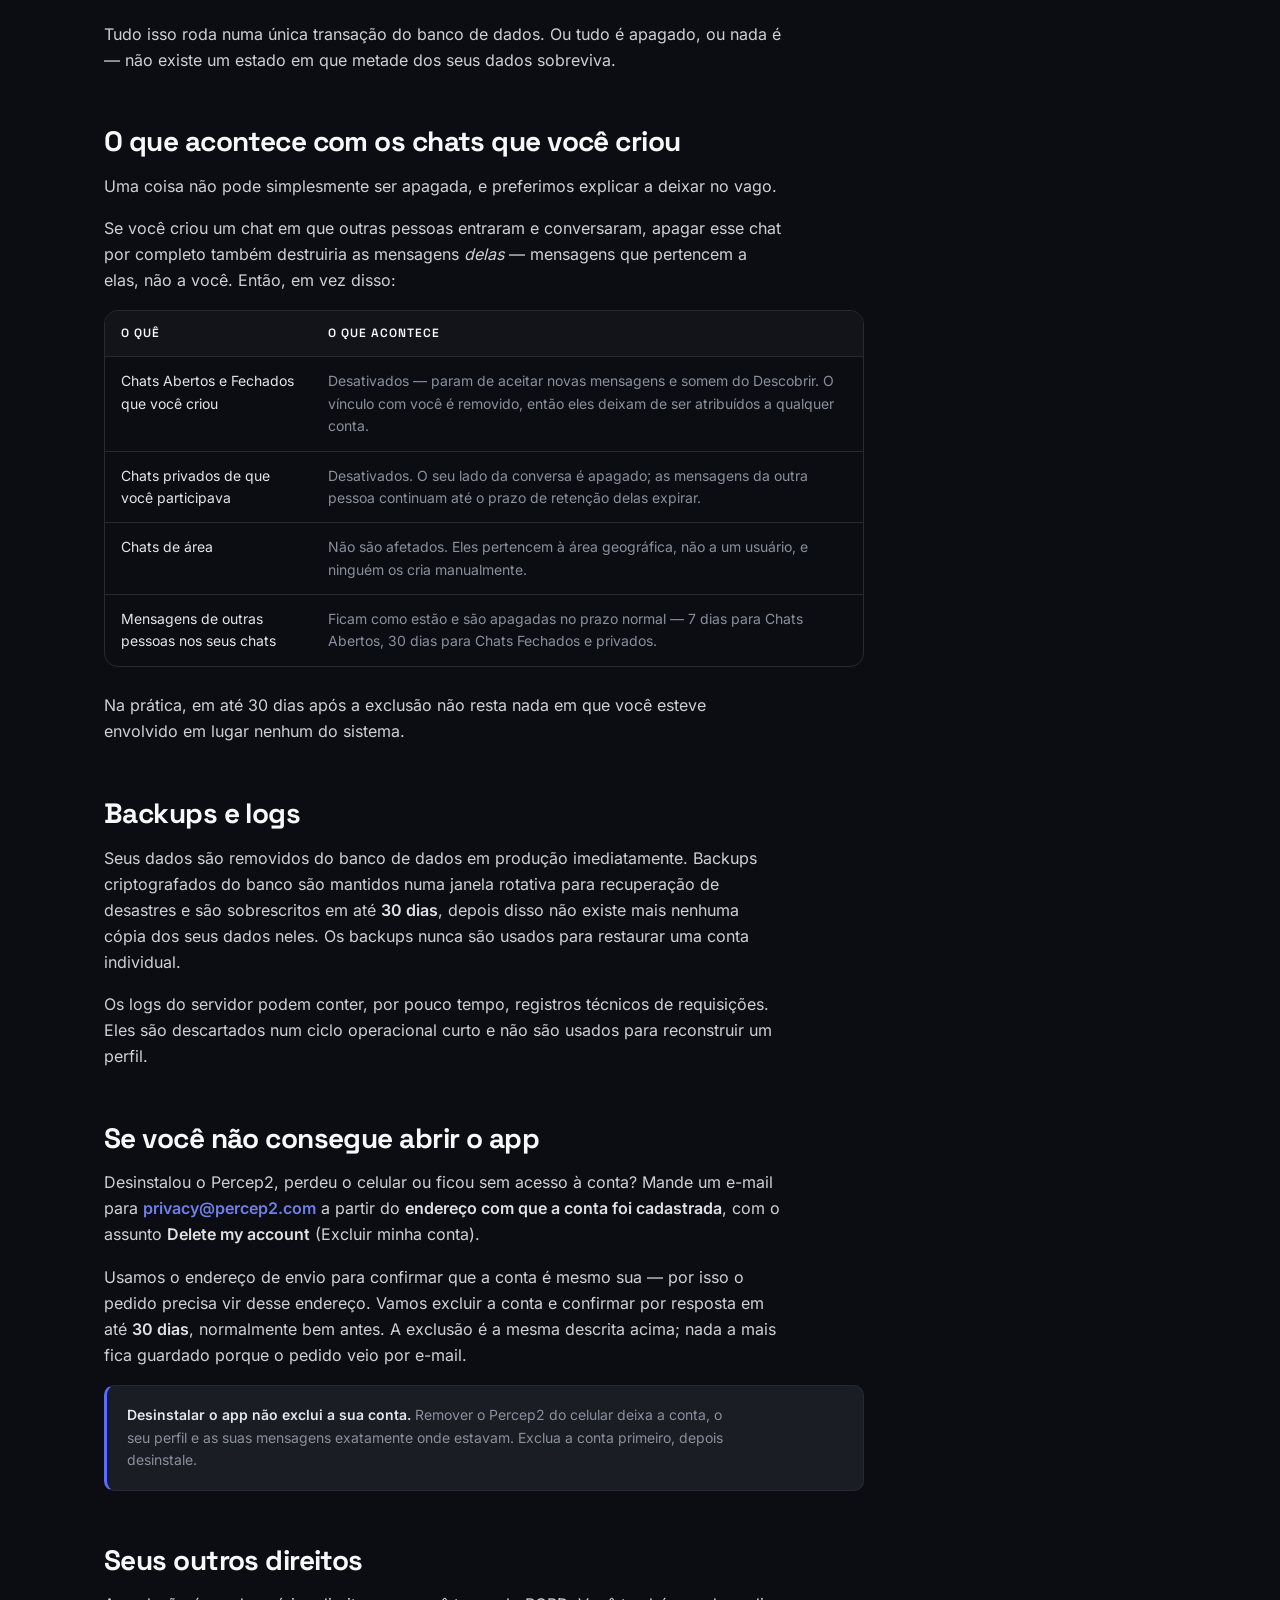
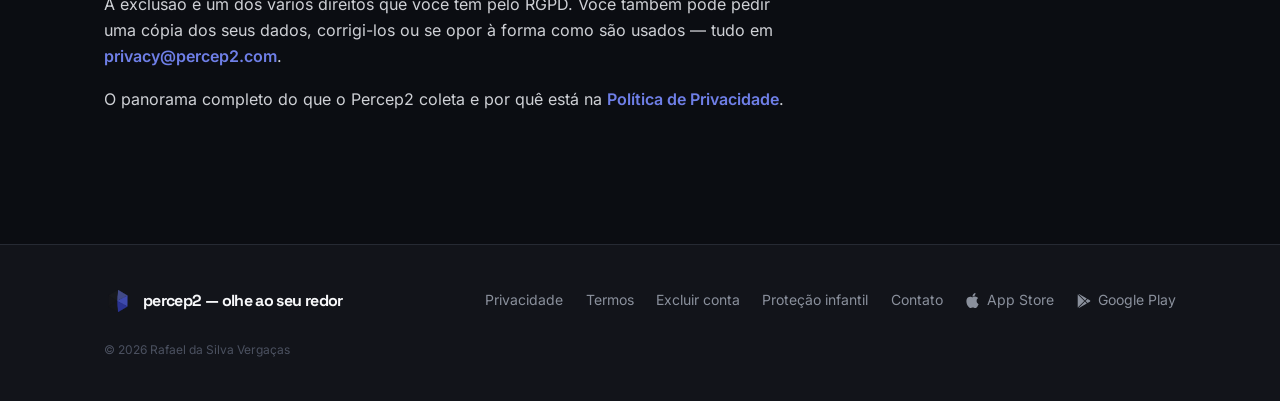
<file: pt-br/delete-account.html>
<!doctype html>
<html lang="pt-BR">
<head>
<meta charset="utf-8">
<meta name="viewport" content="width=device-width,initial-scale=1">
<title>Excluir sua conta do Percep2</title>
<meta name="description" content="Como excluir sua conta do Percep2 e tudo o que está ligado a ela. Dois toques no app, imediato e permanente.">
<link rel="preload" href="../fonts/space-grotesk-latin.woff2" as="font" type="font/woff2" crossorigin>
<link rel="preload" href="../fonts/inter-latin.woff2" as="font" type="font/woff2" crossorigin>
<link rel="canonical" href="https://percep2.com/pt-br/delete-account.html">
<link rel="alternate" hreflang="en" href="https://percep2.com/delete-account.html">
<link rel="alternate" hreflang="pt-BR" href="https://percep2.com/pt-br/delete-account.html">
<link rel="alternate" hreflang="x-default" href="https://percep2.com/delete-account.html">
<link rel="stylesheet" href="../assets/site.css">
<link rel="stylesheet" href="../assets/doc.css">
<style>
/* ---- steps ---- */
.steps{display:grid;grid-template-columns:repeat(3,1fr);gap:1.25rem;
  margin:2.2rem 0 1.6rem;max-width:none}
.step{background:var(--surface);border:1px solid var(--line);border-radius:14px;
  padding:24px;transition:border-color .16s var(--ease)}
.step:hover{border-color:#2F3543}
.step .n{font-family:var(--disp);font-size:var(--fs-s);font-weight:700;
  color:var(--blue);letter-spacing:.1em;display:block;margin-bottom:.9rem}
.step h3{font-size:1.1rem;margin:0 0 .55rem}
.step p{font-size:var(--fs-s);color:var(--slate);line-height:1.6;margin:0;opacity:1}
table{min-width:560px}
@media(max-width:900px){.steps{grid-template-columns:1fr}}
</style>
</head>
<body>

<nav id="nav">
  <div class="wrap">
    <a class="lock" href="index.html"><canvas id="navmark" width="56" height="56"></canvas><span>percep2</span></a>
    <div class="nav-end">
      <details class="lang">
        <summary aria-label="Idioma: português"><svg width="16" height="16" viewBox="0 0 24 24" fill="none" stroke="currentColor" stroke-width="1.8" aria-hidden="true"><circle cx="12" cy="12" r="9"/><path d="M3 12h18M12 3c2.5 2.7 3.8 5.7 3.8 9s-1.3 6.3-3.8 9c-2.5-2.7-3.8-5.7-3.8-9S9.5 5.7 12 3z"/></svg>PT</summary>
        <ul>
          <li><a href="../delete-account.html" hreflang="en" lang="en" data-lang="en">English</a></li>
          <li><a href="delete-account.html" hreflang="pt-BR" lang="pt-BR" data-lang="pt-br" aria-current="true">Português (Brasil)</a></li>
        </ul>
      </details>
      <a class="btn btn-s" href="index.html">Voltar ao site</a>
    </div>
  </div>
</nav>

<main class="doc">
  <div class="wrap">

    <div class="doc-head">
      <span class="eyebrow">Sua conta</span>
      <h1>Excluir sua conta do Percep2</h1>
      <p class="lede">Você mesmo pode fazer isso, de dentro do app, em uns dez segundos. Não
        precisa mandar e-mail para ninguém, esperar aprovação nem explicar o motivo. Acontece na
        hora e não pode ser desfeito.</p>
      <p class="updated">Vale para o app Percep2 · Última atualização: 16 de agosto de 2026</p>
      <p class="updated">Esta é uma tradução da <a class="link" href="../delete-account.html" hreflang="en" lang="en">versão original em inglês</a>. Em caso de divergência, prevalece a versão em inglês.</p>
    </div>

    <div class="doc-body">

      <h2 id="how" style="margin-top:0">Como fazer</h2>

      <div class="steps">
        <div class="step"><span class="n">01</span>
          <h3>Abra o Menu</h3>
          <p>Abra o Percep2 e toque em <strong>Menu</strong> na barra de abas inferior.</p></div>
        <div class="step"><span class="n">02</span>
          <h3>Vá para as Configurações da conta</h3>
          <p>Toque em <strong>Account Settings</strong> (Configurações da conta) e role até o fim
            da página, na seção <strong>Danger Zone</strong> (Zona de perigo).</p></div>
        <div class="step"><span class="n">03</span>
          <h3>Confirme duas vezes</h3>
          <p>Toque em <strong>Delete Account</strong> (Excluir conta). O app vai pedir confirmação
            duas vezes — de propósito. Depois da segunda confirmação, você sai da conta e ela deixa
            de existir.</p></div>
      </div>

      <div class="note warn">
        <p><strong>Não existe desfazer nem período de carência.</strong> Nada é arquivado, nada
          fica recuperável por 30 dias, e o suporte não consegue trazer uma conta de volta. Se você
          acha que pode querer a conta depois, saia dela em vez de excluí-la.</p>
      </div>

      <h2 id="deleted">O que é apagado</h2>
      <p>Tudo o que está abaixo é apagado do nosso banco de dados no momento em que você confirma:</p>
      <ul>
        <li>Sua <strong>conta</strong> — e-mail, hash da senha, nome de exibição, indicador de
          verificação de idade, país de origem e bio</li>
        <li>Sua <strong>foto de perfil</strong>, removida do armazenamento de arquivos</li>
        <li>Suas <strong>últimas coordenadas conhecidas</strong> e o horário em que foram registradas</li>
        <li><strong>Todas as mensagens que você enviou</strong>, em todos os chats — General,
          Abertos, Fechados e privados</li>
        <li>Sua <strong>participação em todos os chats</strong> em que você tinha entrado</li>
        <li>Seus <strong>tokens de notificações push</strong>, para que nenhum aparelho volte a
          receber notificações em seu nome</li>
        <li>Seus <strong>bloqueios</strong> — tanto as pessoas que você bloqueou quanto os
          registros de você ter sido bloqueado</li>
        <li>Chats que você tinha <strong>ocultado ou dispensado</strong></li>
        <li>Mensagens que você enviou para <strong>Ajuda e Suporte</strong></li>
        <li>Seus registros de <strong>tipo de conta, assinatura e uso de recursos</strong></li>
      </ul>
      <p>Tudo isso roda numa única transação do banco de dados. Ou tudo é apagado, ou nada é — não
        existe um estado em que metade dos seus dados sobreviva.</p>

      <h2 id="kept">O que acontece com os chats que você criou</h2>
      <p>Uma coisa não pode simplesmente ser apagada, e preferimos explicar a deixar no vago.</p>
      <p>Se você criou um chat em que outras pessoas entraram e conversaram, apagar esse chat por
        completo também destruiria as mensagens <em>delas</em> — mensagens que pertencem a elas,
        não a você. Então, em vez disso:</p>
      <div class="tbl-wrap">
        <table>
          <thead>
            <tr><th>O quê</th><th>O que acontece</th></tr>
          </thead>
          <tbody>
            <tr>
              <td>Chats Abertos e Fechados que você criou</td>
              <td>Desativados — param de aceitar novas mensagens e somem do Descobrir. O vínculo com
                você é removido, então eles deixam de ser atribuídos a qualquer conta.</td>
            </tr>
            <tr>
              <td>Chats privados de que você participava</td>
              <td>Desativados. O seu lado da conversa é apagado; as mensagens da outra pessoa
                continuam até o prazo de retenção delas expirar.</td>
            </tr>
            <tr>
              <td>Chats de área</td>
              <td>Não são afetados. Eles pertencem à área geográfica, não a um usuário, e ninguém os
                cria manualmente.</td>
            </tr>
            <tr>
              <td>Mensagens de outras pessoas nos seus chats</td>
              <td>Ficam como estão e são apagadas no prazo normal — 7 dias para Chats Abertos, 30
                dias para Chats Fechados e privados.</td>
            </tr>
          </tbody>
        </table>
      </div>
      <p>Na prática, em até 30 dias após a exclusão não resta nada em que você esteve envolvido em
        lugar nenhum do sistema.</p>

      <h2 id="backups">Backups e logs</h2>
      <p>Seus dados são removidos do banco de dados em produção imediatamente. Backups
        criptografados do banco são mantidos numa janela rotativa para recuperação de desastres e
        são sobrescritos em até <strong>30 dias</strong>, depois disso não existe mais nenhuma
        cópia dos seus dados neles. Os backups nunca são usados para restaurar uma conta
        individual.</p>
      <p>Os logs do servidor podem conter, por pouco tempo, registros técnicos de requisições. Eles
        são descartados num ciclo operacional curto e não são usados para reconstruir um perfil.</p>

      <h2 id="cannot">Se você não consegue abrir o app</h2>
      <p>Desinstalou o Percep2, perdeu o celular ou ficou sem acesso à conta? Mande um e-mail para
        <a class="link" href="mailto:privacy@percep2.com">privacy@percep2.com</a> a partir do
        <strong>endereço com que a conta foi cadastrada</strong>, com o assunto
        <strong>Delete my account</strong> (Excluir minha conta).</p>
      <p>Usamos o endereço de envio para confirmar que a conta é mesmo sua — por isso o pedido
        precisa vir desse endereço. Vamos excluir a conta e confirmar por resposta em até
        <strong>30 dias</strong>, normalmente bem antes. A exclusão é a mesma descrita acima; nada
        a mais fica guardado porque o pedido veio por e-mail.</p>
      <div class="note">
        <p><strong>Desinstalar o app não exclui a sua conta.</strong> Remover o Percep2 do celular
          deixa a conta, o seu perfil e as suas mensagens exatamente onde estavam. Exclua a conta
          primeiro, depois desinstale.</p>
      </div>

      <h2 id="rights">Seus outros direitos</h2>
      <p>A exclusão é um dos vários direitos que você tem pelo RGPD. Você também pode pedir uma
        cópia dos seus dados, corrigi-los ou se opor à forma como são usados — tudo em
        <a class="link" href="mailto:privacy@percep2.com">privacy@percep2.com</a>.</p>
      <p>O panorama completo do que o Percep2 coleta e por quê está na
        <a class="link" href="privacy.html">Política de Privacidade</a>.</p>

    </div>
  </div>
</main>

<footer>
  <div class="wrap">
    <a class="lock" href="index.html"><canvas id="footmark" width="48" height="48"></canvas>
      <span style="font-size:1rem">percep2 — olhe ao seu redor</span></a>
    <div class="flinks">
      <a href="privacy.html">Privacidade</a><a href="terms.html">Termos</a>
      <a href="delete-account.html">Excluir conta</a>
      <a href="child-safety.html">Proteção infantil</a>
      <a href="mailto:support@percep2.com">Contato</a>
      <a class="store" href="https://apps.apple.com/app/id6810863761"><svg width="15" height="15" viewBox="0 0 24 24" fill="currentColor" aria-hidden="true"><path d="M12.152 6.896c-.948 0-2.415-1.078-3.96-1.04-2.04.027-3.91 1.183-4.961 3.014-2.117 3.675-.546 9.103 1.519 12.09 1.013 1.454 2.208 3.09 3.792 3.039 1.52-.065 2.09-.987 3.935-.987 1.831 0 2.35.987 3.96.948 1.637-.026 2.676-1.48 3.676-2.948 1.156-1.688 1.636-3.325 1.662-3.415-.039-.013-3.182-1.221-3.22-4.857-.026-3.04 2.48-4.494 2.597-4.559-1.429-2.09-3.623-2.324-4.39-2.376-2-.156-3.675 1.09-4.61 1.09zM15.53 3.83c.843-1.012 1.4-2.427 1.245-3.83-1.207.052-2.662.805-3.532 1.818-.78.896-1.454 2.338-1.273 3.714 1.338.104 2.715-.688 3.559-1.701"/></svg>App Store</a>
      <a class="store" href="https://play.google.com/store/apps/details?id=com.percep2.app"><svg width="14" height="14" viewBox="0 0 24 24" fill="currentColor" aria-hidden="true"><path d="M22.018 13.298l-3.919 2.218-3.515-3.493 3.543-3.521 3.891 2.202a1.49 1.49 0 0 1 0 2.594zM1.337.924a1.486 1.486 0 0 0-.112.568v21.017c0 .217.045.419.124.6l11.155-11.087L1.337.924zm12.207 10.065l3.258-3.238L3.45.195a1.466 1.466 0 0 0-.946-.179l11.04 10.973zm0 2.067l-11 10.933c.298.036.612-.016.906-.183l13.324-7.54-3.23-3.21z"/></svg>Google Play</a>
    </div>
  </div>
  <div class="wrap fcopy">&copy; 2026 Rafael da Silva Vergaças</div>
</footer>

<script src="../assets/stores.js"></script>
<script src="../assets/site.js"></script>
</body>
</html>
</file>
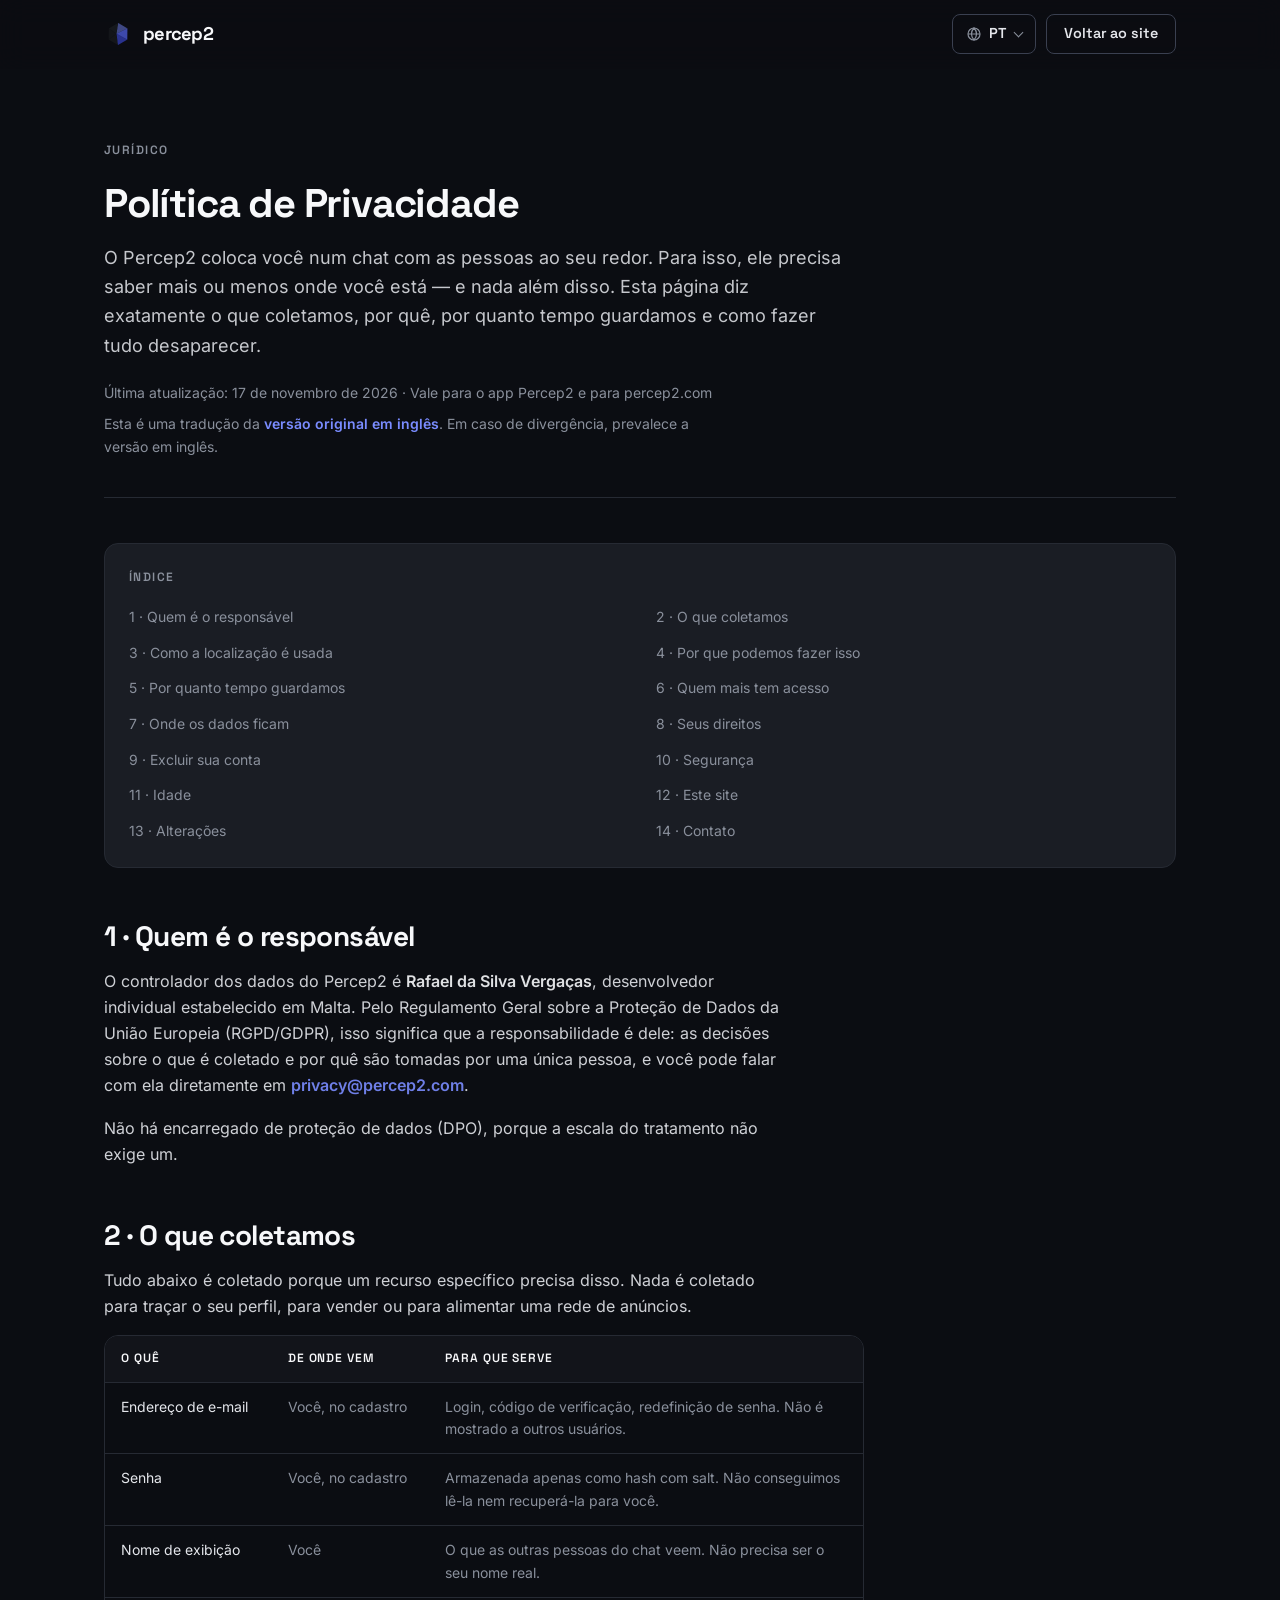
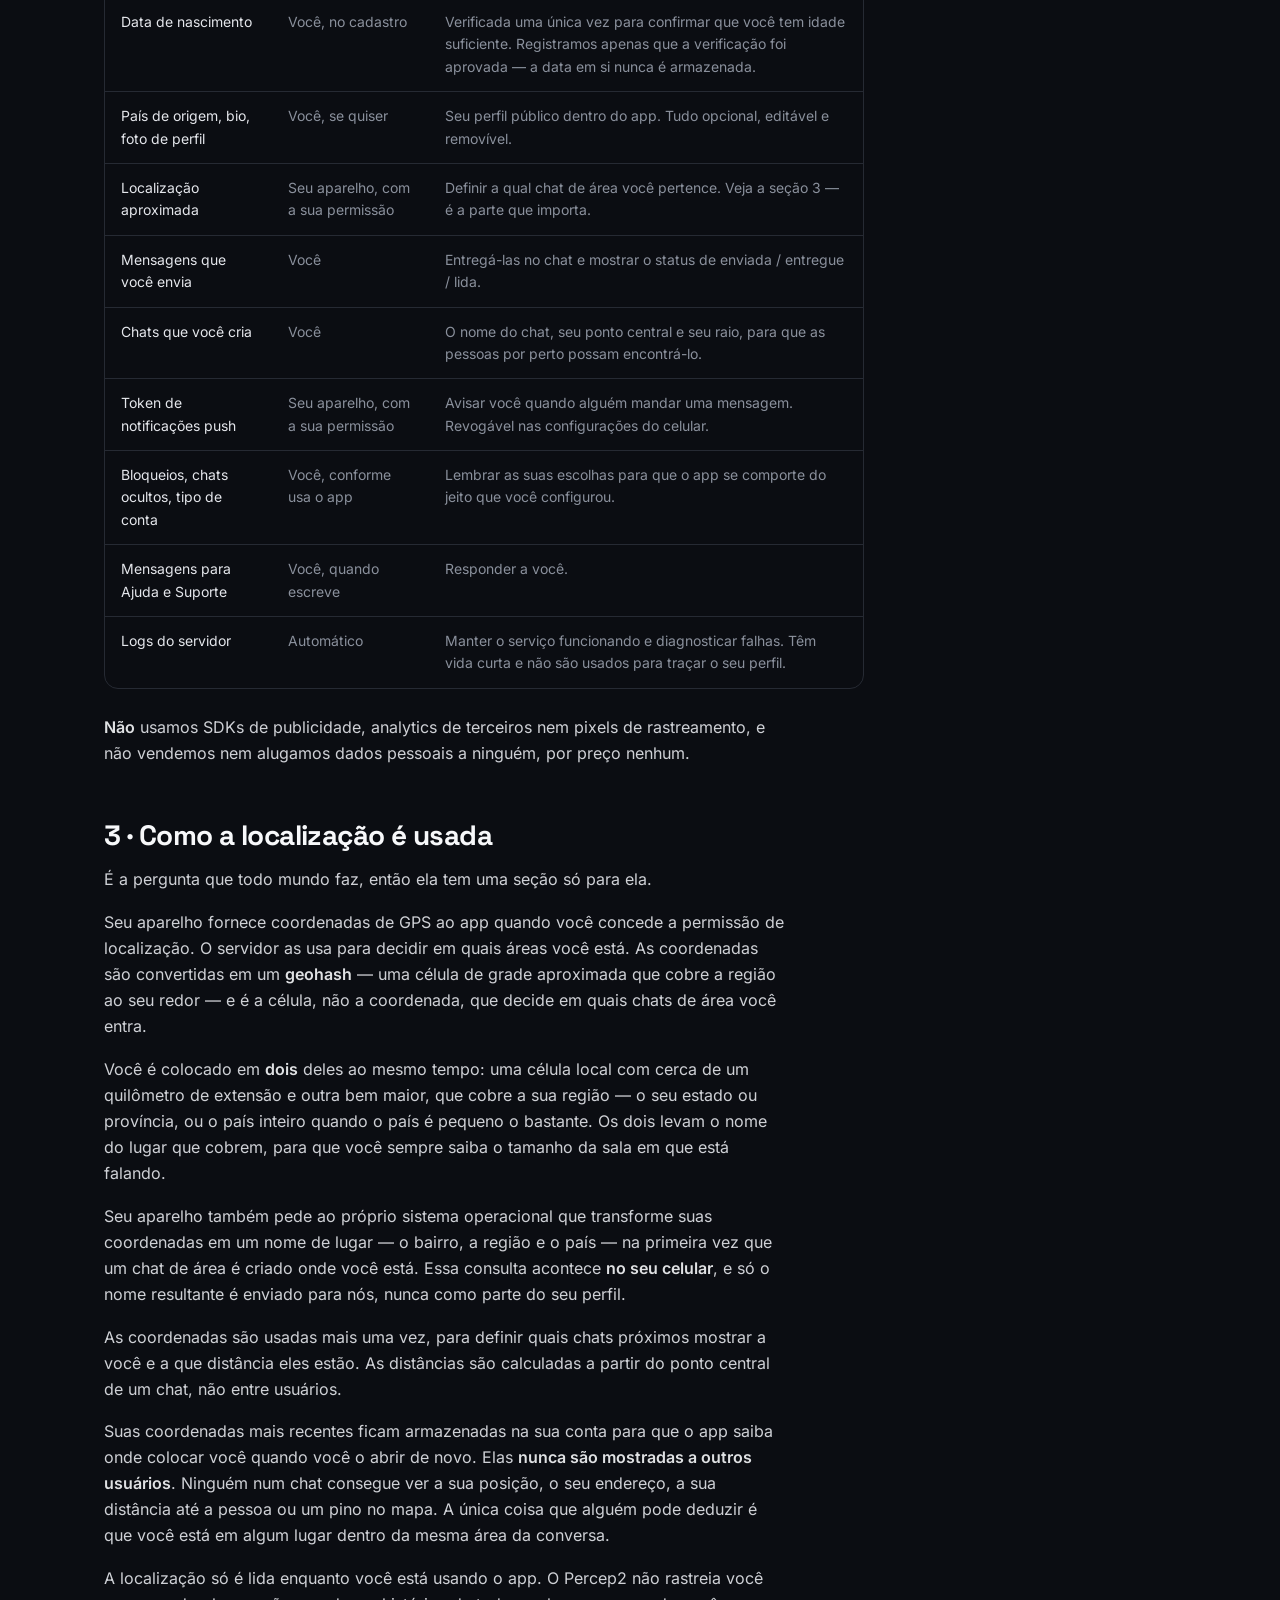
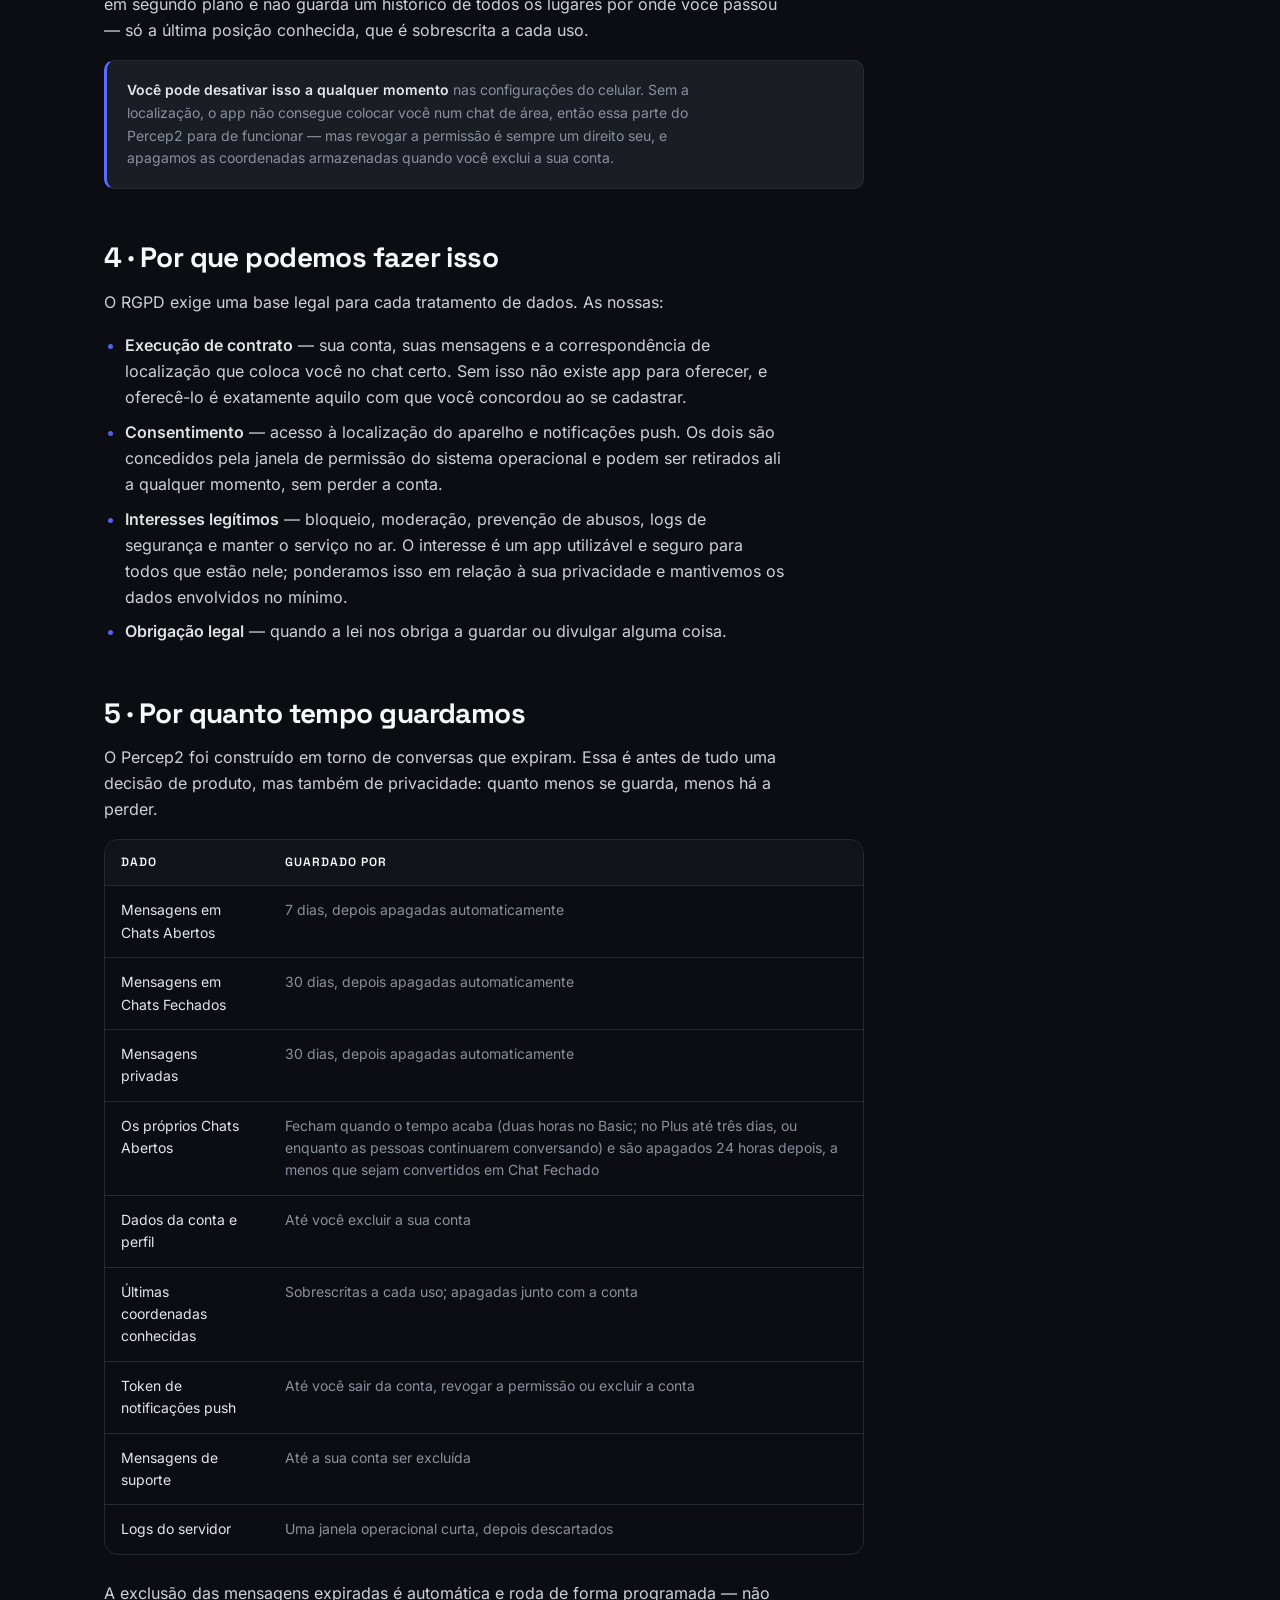
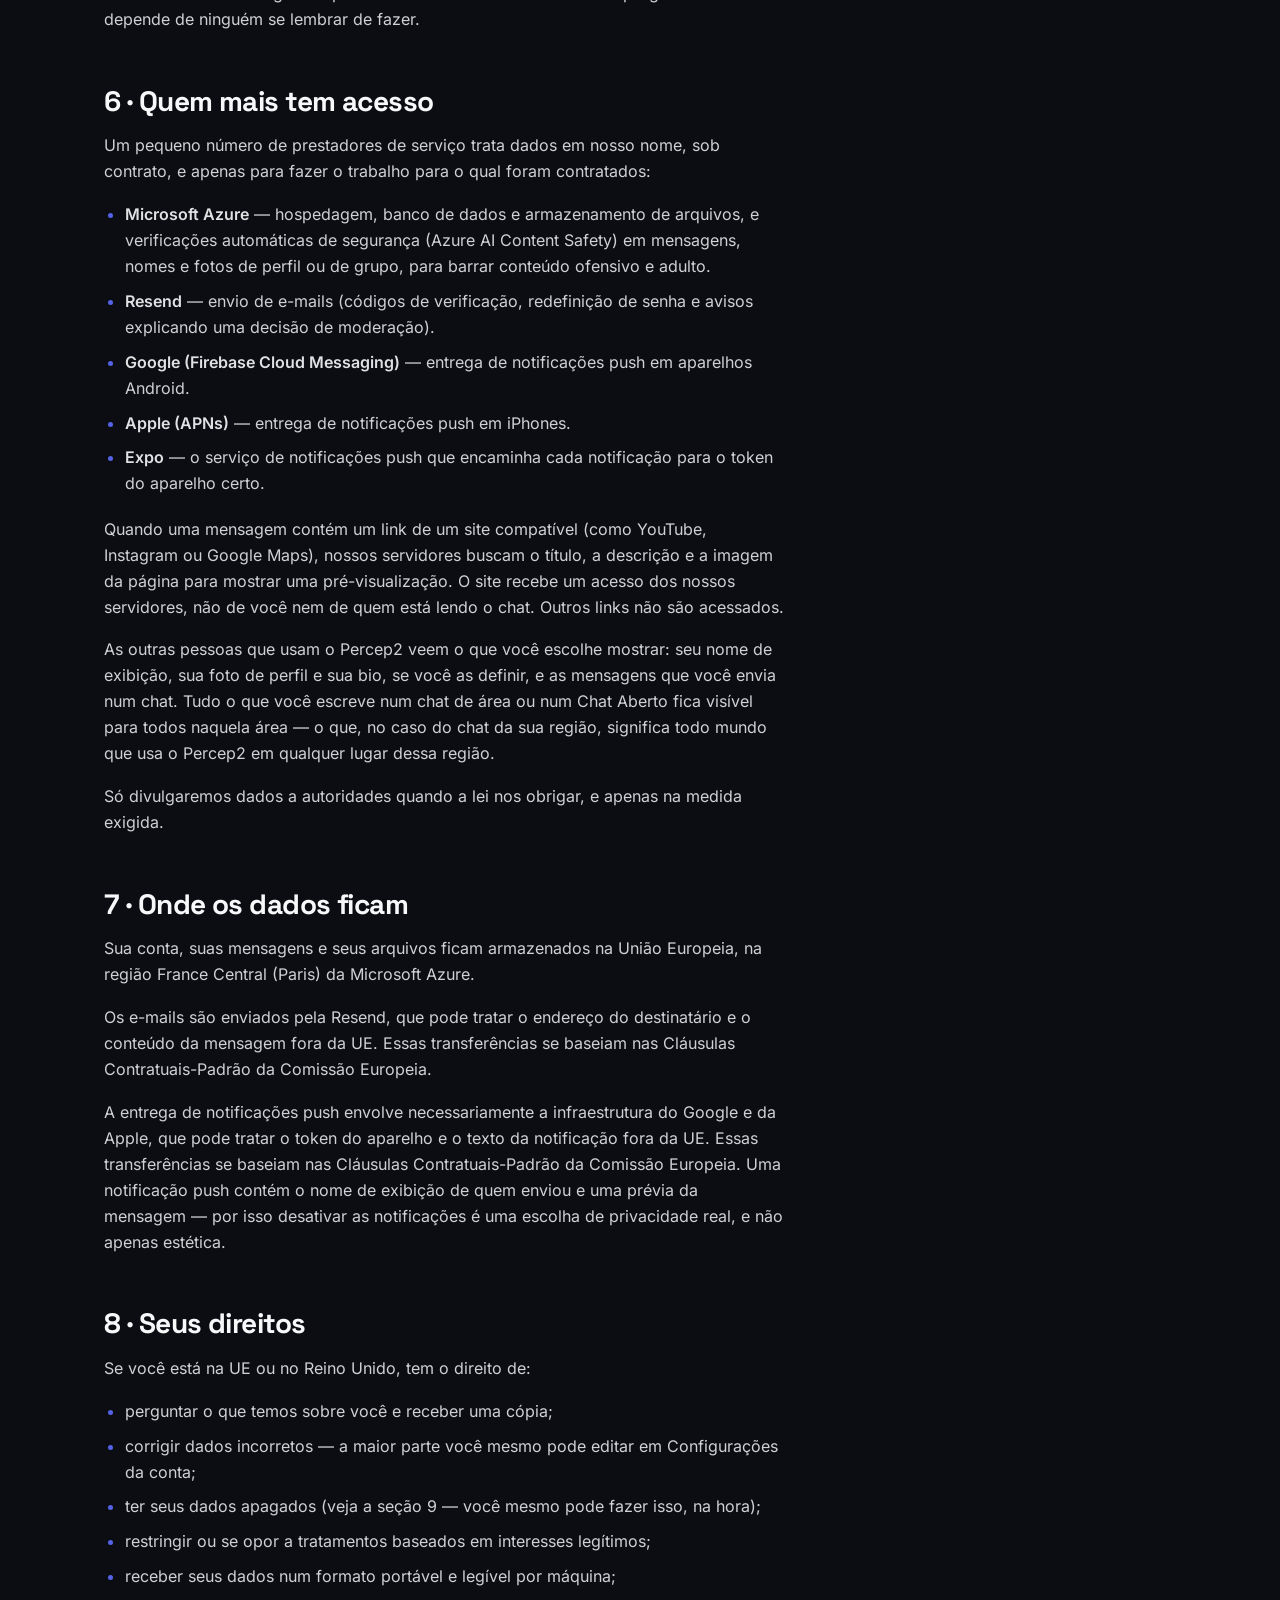
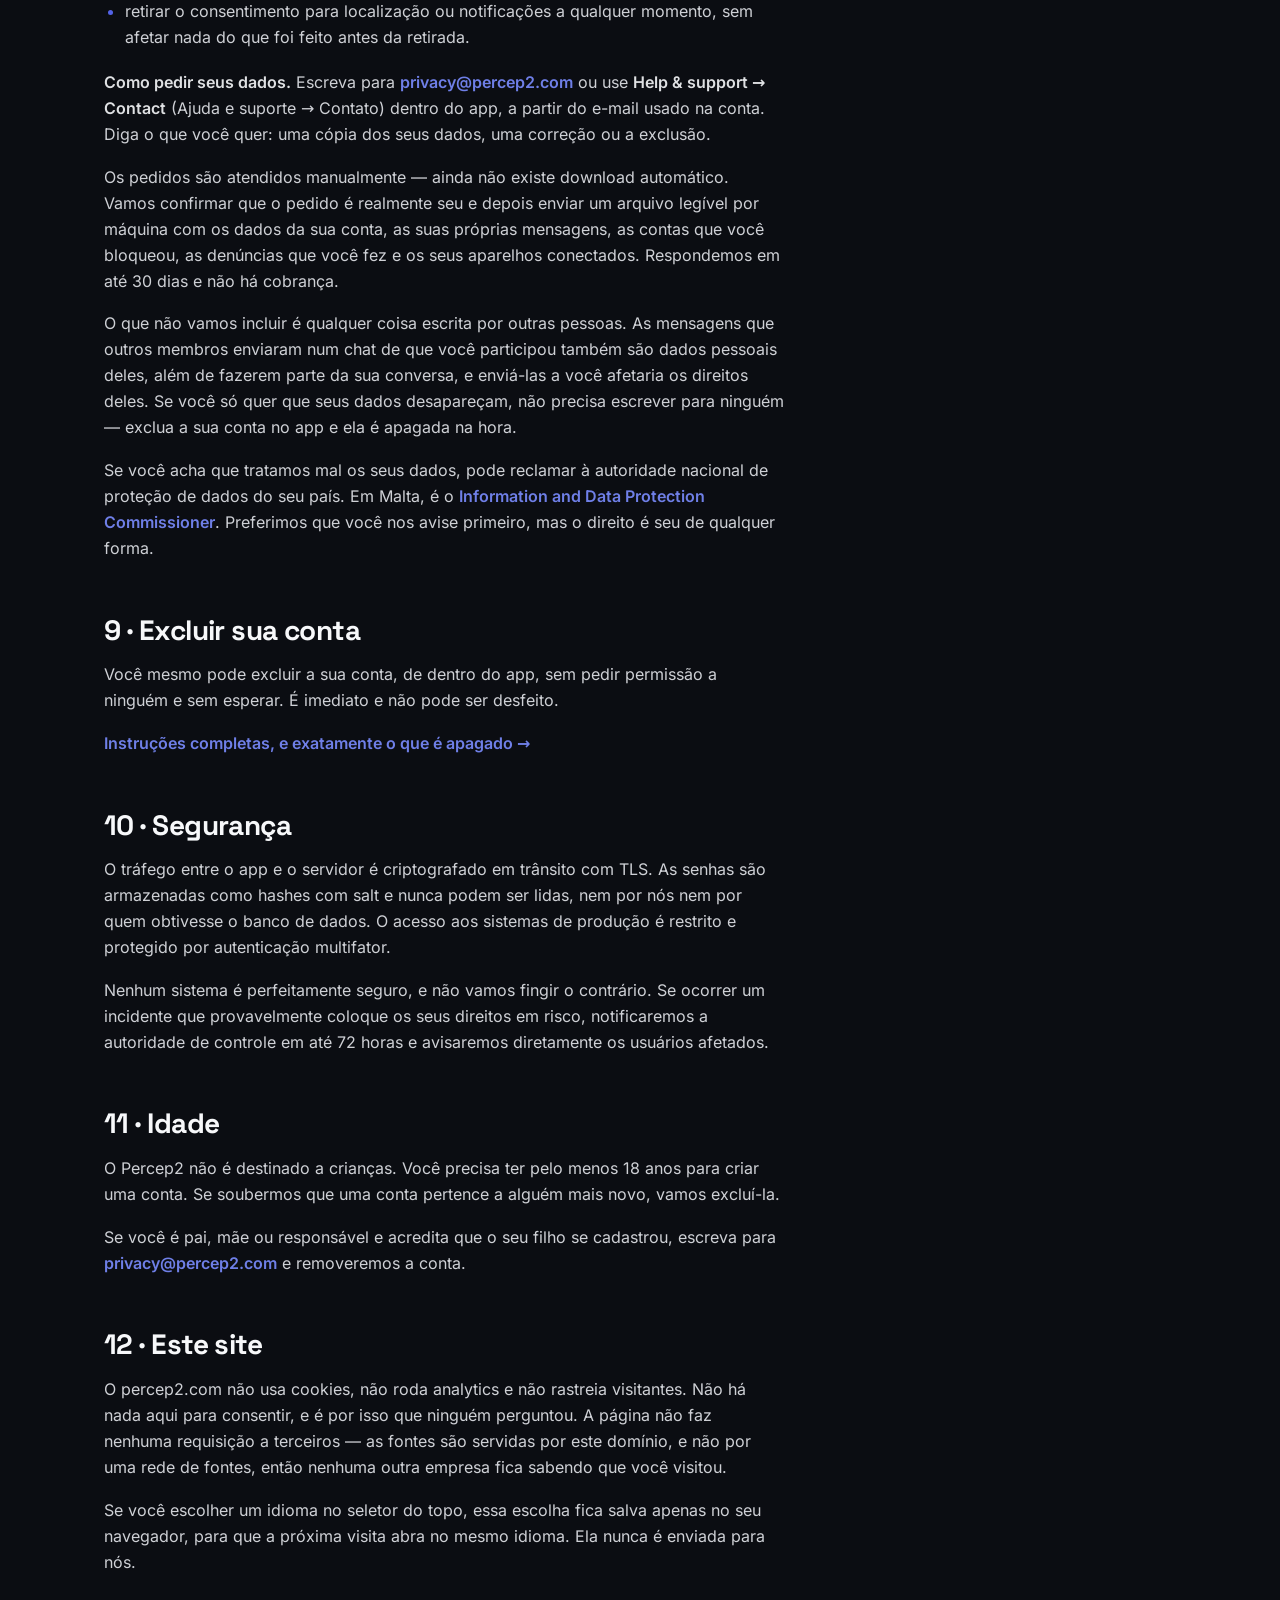
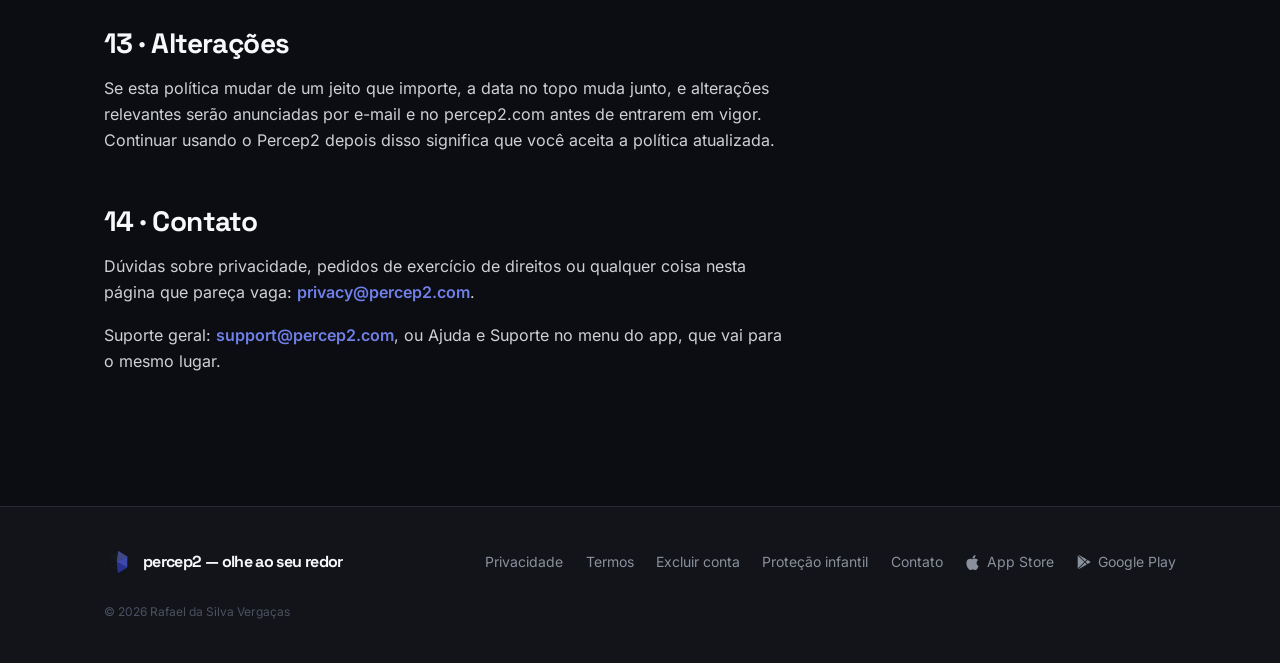
<file: pt-br/privacy.html>
<!doctype html>
<html lang="pt-BR">
<head>
<meta charset="utf-8">
<meta name="viewport" content="width=device-width,initial-scale=1">
<title>Política de Privacidade — Percep2</title>
<meta name="description" content="O que o Percep2 coleta, por quê, por quanto tempo guardamos e como pedir a exclusão.">
<link rel="preload" href="../fonts/space-grotesk-latin.woff2" as="font" type="font/woff2" crossorigin>
<link rel="preload" href="../fonts/inter-latin.woff2" as="font" type="font/woff2" crossorigin>
<link rel="canonical" href="https://percep2.com/pt-br/privacy.html">
<link rel="alternate" hreflang="en" href="https://percep2.com/privacy.html">
<link rel="alternate" hreflang="pt-BR" href="https://percep2.com/pt-br/privacy.html">
<link rel="alternate" hreflang="x-default" href="https://percep2.com/privacy.html">
<link rel="stylesheet" href="../assets/site.css">
<link rel="stylesheet" href="../assets/doc.css">
</head>
<body>

<nav id="nav">
  <div class="wrap">
    <a class="lock" href="index.html"><canvas id="navmark" width="56" height="56"></canvas><span>percep2</span></a>
    <div class="nav-end">
      <details class="lang">
        <summary aria-label="Idioma: português"><svg width="16" height="16" viewBox="0 0 24 24" fill="none" stroke="currentColor" stroke-width="1.8" aria-hidden="true"><circle cx="12" cy="12" r="9"/><path d="M3 12h18M12 3c2.5 2.7 3.8 5.7 3.8 9s-1.3 6.3-3.8 9c-2.5-2.7-3.8-5.7-3.8-9S9.5 5.7 12 3z"/></svg>PT</summary>
        <ul>
          <li><a href="../privacy.html" hreflang="en" lang="en" data-lang="en">English</a></li>
          <li><a href="privacy.html" hreflang="pt-BR" lang="pt-BR" data-lang="pt-br" aria-current="true">Português (Brasil)</a></li>
        </ul>
      </details>
      <a class="btn btn-s" href="index.html">Voltar ao site</a>
    </div>
  </div>
</nav>

<main class="doc">
  <div class="wrap">

    <div class="doc-head">
      <span class="eyebrow">Jurídico</span>
      <h1>Política de Privacidade</h1>
      <p class="lede">O Percep2 coloca você num chat com as pessoas ao seu redor. Para isso, ele
        precisa saber mais ou menos onde você está — e nada além disso. Esta página diz
        exatamente o que coletamos, por quê, por quanto tempo guardamos e como fazer tudo
        desaparecer.</p>
      <p class="updated">Última atualização: 17 de novembro de 2026 · Vale para o app Percep2 e para percep2.com</p>
      <p class="updated">Esta é uma tradução da <a class="link" href="../privacy.html" hreflang="en" lang="en">versão original em inglês</a>. Em caso de divergência, prevalece a versão em inglês.</p>
    </div>

    <div class="toc">
      <span class="eyebrow">Índice</span>
      <ol>
        <li><a href="#controller">1 · Quem é o responsável</a></li>
        <li><a href="#collect">2 · O que coletamos</a></li>
        <li><a href="#location">3 · Como a localização é usada</a></li>
        <li><a href="#why">4 · Por que podemos fazer isso</a></li>
        <li><a href="#retention">5 · Por quanto tempo guardamos</a></li>
        <li><a href="#sharing">6 · Quem mais tem acesso</a></li>
        <li><a href="#transfers">7 · Onde os dados ficam</a></li>
        <li><a href="#rights">8 · Seus direitos</a></li>
        <li><a href="#deletion">9 · Excluir sua conta</a></li>
        <li><a href="#security">10 · Segurança</a></li>
        <li><a href="#children">11 · Idade</a></li>
        <li><a href="#cookies">12 · Este site</a></li>
        <li><a href="#changes">13 · Alterações</a></li>
        <li><a href="#contact">14 · Contato</a></li>
      </ol>
    </div>

    <div class="doc-body">

      <h2 id="controller">1 · Quem é o responsável</h2>
      <p>O controlador dos dados do Percep2 é <strong>Rafael da Silva Vergaças</strong>,
        desenvolvedor individual estabelecido em Malta. Pelo Regulamento Geral sobre a Proteção
        de Dados da União Europeia (RGPD/GDPR), isso significa que a responsabilidade é dele: as
        decisões sobre o que é coletado e por quê são tomadas por uma única pessoa, e você pode
        falar com ela diretamente em
        <a class="link" href="mailto:privacy@percep2.com">privacy@percep2.com</a>.</p>
      <p>Não há encarregado de proteção de dados (DPO), porque a escala do tratamento não exige um.</p>

      <h2 id="collect">2 · O que coletamos</h2>
      <p>Tudo abaixo é coletado porque um recurso específico precisa disso. Nada é coletado para
        traçar o seu perfil, para vender ou para alimentar uma rede de anúncios.</p>

      <div class="tbl-wrap">
        <table>
          <thead>
            <tr><th>O quê</th><th>De onde vem</th><th>Para que serve</th></tr>
          </thead>
          <tbody>
            <tr>
              <td>Endereço de e-mail</td>
              <td>Você, no cadastro</td>
              <td>Login, código de verificação, redefinição de senha. Não é mostrado a outros usuários.</td>
            </tr>
            <tr>
              <td>Senha</td>
              <td>Você, no cadastro</td>
              <td>Armazenada apenas como hash com salt. Não conseguimos lê-la nem recuperá-la para você.</td>
            </tr>
            <tr>
              <td>Nome de exibição</td>
              <td>Você</td>
              <td>O que as outras pessoas do chat veem. Não precisa ser o seu nome real.</td>
            </tr>
            <tr>
              <td>Data de nascimento</td>
              <td>Você, no cadastro</td>
              <td>Verificada uma única vez para confirmar que você tem idade suficiente. Registramos
                apenas que a verificação foi aprovada — a data em si nunca é armazenada.</td>
            </tr>
            <tr>
              <td>País de origem, bio, foto de perfil</td>
              <td>Você, se quiser</td>
              <td>Seu perfil público dentro do app. Tudo opcional, editável e removível.</td>
            </tr>
            <tr>
              <td>Localização aproximada</td>
              <td>Seu aparelho, com a sua permissão</td>
              <td>Definir a qual chat de área você pertence. Veja a seção 3 — é a parte que importa.</td>
            </tr>
            <tr>
              <td>Mensagens que você envia</td>
              <td>Você</td>
              <td>Entregá-las no chat e mostrar o status de enviada / entregue / lida.</td>
            </tr>
            <tr>
              <td>Chats que você cria</td>
              <td>Você</td>
              <td>O nome do chat, seu ponto central e seu raio, para que as pessoas por perto possam encontrá-lo.</td>
            </tr>
            <tr>
              <td>Token de notificações push</td>
              <td>Seu aparelho, com a sua permissão</td>
              <td>Avisar você quando alguém mandar uma mensagem. Revogável nas configurações do celular.</td>
            </tr>
            <tr>
              <td>Bloqueios, chats ocultos, tipo de conta</td>
              <td>Você, conforme usa o app</td>
              <td>Lembrar as suas escolhas para que o app se comporte do jeito que você configurou.</td>
            </tr>
            <tr>
              <td>Mensagens para Ajuda e Suporte</td>
              <td>Você, quando escreve</td>
              <td>Responder a você.</td>
            </tr>
            <tr>
              <td>Logs do servidor</td>
              <td>Automático</td>
              <td>Manter o serviço funcionando e diagnosticar falhas. Têm vida curta e não são usados para traçar o seu perfil.</td>
            </tr>
          </tbody>
        </table>
      </div>

      <p><strong>Não</strong> usamos SDKs de publicidade, analytics de terceiros nem pixels de
        rastreamento, e não vendemos nem alugamos dados pessoais a ninguém, por preço nenhum.</p>

      <h2 id="location">3 · Como a localização é usada</h2>
      <p>É a pergunta que todo mundo faz, então ela tem uma seção só para ela.</p>
      <p>Seu aparelho fornece coordenadas de GPS ao app quando você concede a permissão de
        localização. O servidor as usa para decidir em quais áreas você está. As coordenadas são
        convertidas em um <strong>geohash</strong> — uma célula de grade aproximada que cobre a
        região ao seu redor — e é a célula, não a coordenada, que decide em quais chats de área
        você entra.</p>
      <p>Você é colocado em <strong>dois</strong> deles ao mesmo tempo: uma célula local com cerca
        de um quilômetro de extensão e outra bem maior, que cobre a sua região — o seu estado ou
        província, ou o país inteiro quando o país é pequeno o bastante. Os dois levam o nome
        do lugar que cobrem, para que você sempre saiba o tamanho da sala em que está falando.</p>
      <p>Seu aparelho também pede ao próprio sistema operacional que transforme suas coordenadas
        em um nome de lugar — o bairro, a região e o país — na primeira vez que um chat de área é criado
        onde você está. Essa consulta acontece <strong>no seu celular</strong>, e só o nome
        resultante é enviado para nós, nunca como parte do seu perfil.</p>
      <p>As coordenadas são usadas mais uma vez, para definir quais chats próximos mostrar a você e
        a que distância eles estão. As distâncias são calculadas a partir do ponto central de um
        chat, não entre usuários.</p>
      <p>Suas coordenadas mais recentes ficam armazenadas na sua conta para que o app saiba onde
        colocar você quando você o abrir de novo. Elas <strong>nunca são mostradas a outros
        usuários</strong>. Ninguém num chat consegue ver a sua posição, o seu endereço, a sua
        distância até a pessoa ou um pino no mapa. A única coisa que alguém pode deduzir é que
        você está em algum lugar dentro da mesma área da conversa.</p>
      <p>A localização só é lida enquanto você está usando o app. O Percep2 não rastreia você em
        segundo plano e não guarda um histórico de todos os lugares por onde você passou — só a
        última posição conhecida, que é sobrescrita a cada uso.</p>
      <div class="note">
        <p><strong>Você pode desativar isso a qualquer momento</strong> nas configurações do
          celular. Sem a localização, o app não consegue colocar você num chat de área, então essa
          parte do Percep2 para de funcionar — mas revogar a permissão é sempre um direito seu, e
          apagamos as coordenadas armazenadas quando você exclui a sua conta.</p>
      </div>

      <h2 id="why">4 · Por que podemos fazer isso</h2>
      <p>O RGPD exige uma base legal para cada tratamento de dados. As nossas:</p>
      <ul>
        <li><strong>Execução de contrato</strong> — sua conta, suas mensagens e a correspondência
          de localização que coloca você no chat certo. Sem isso não existe app para oferecer, e
          oferecê-lo é exatamente aquilo com que você concordou ao se cadastrar.</li>
        <li><strong>Consentimento</strong> — acesso à localização do aparelho e notificações push.
          Os dois são concedidos pela janela de permissão do sistema operacional e podem ser
          retirados ali a qualquer momento, sem perder a conta.</li>
        <li><strong>Interesses legítimos</strong> — bloqueio, moderação, prevenção de abusos, logs
          de segurança e manter o serviço no ar. O interesse é um app utilizável e seguro para
          todos que estão nele; ponderamos isso em relação à sua privacidade e mantivemos os dados
          envolvidos no mínimo.</li>
        <li><strong>Obrigação legal</strong> — quando a lei nos obriga a guardar ou divulgar
          alguma coisa.</li>
      </ul>

      <h2 id="retention">5 · Por quanto tempo guardamos</h2>
      <p>O Percep2 foi construído em torno de conversas que expiram. Essa é antes de tudo uma
        decisão de produto, mas também de privacidade: quanto menos se guarda, menos há a perder.</p>
      <div class="tbl-wrap">
        <table>
          <thead>
            <tr><th>Dado</th><th>Guardado por</th></tr>
          </thead>
          <tbody>
            <tr><td>Mensagens em Chats Abertos</td><td>7 dias, depois apagadas automaticamente</td></tr>
            <tr><td>Mensagens em Chats Fechados</td><td>30 dias, depois apagadas automaticamente</td></tr>
            <tr><td>Mensagens privadas</td><td>30 dias, depois apagadas automaticamente</td></tr>
            <tr><td>Os próprios Chats Abertos</td><td>Fecham quando o tempo acaba (duas horas no Basic; no Plus até três dias, ou enquanto as pessoas continuarem conversando) e são apagados 24 horas depois, a menos que sejam convertidos em Chat Fechado</td></tr>
            <tr><td>Dados da conta e perfil</td><td>Até você excluir a sua conta</td></tr>
            <tr><td>Últimas coordenadas conhecidas</td><td>Sobrescritas a cada uso; apagadas junto com a conta</td></tr>
            <tr><td>Token de notificações push</td><td>Até você sair da conta, revogar a permissão ou excluir a conta</td></tr>
            <tr><td>Mensagens de suporte</td><td>Até a sua conta ser excluída</td></tr>
            <tr><td>Logs do servidor</td><td>Uma janela operacional curta, depois descartados</td></tr>
          </tbody>
        </table>
      </div>
      <p>A exclusão das mensagens expiradas é automática e roda de forma programada — não depende
        de ninguém se lembrar de fazer.</p>

      <h2 id="sharing">6 · Quem mais tem acesso</h2>
      <p>Um pequeno número de prestadores de serviço trata dados em nosso nome, sob contrato, e
        apenas para fazer o trabalho para o qual foram contratados:</p>
      <ul>
        <li><strong>Microsoft Azure</strong> — hospedagem, banco de dados e armazenamento de arquivos, e verificações automáticas de segurança (Azure AI Content Safety) em mensagens, nomes e fotos de perfil ou de grupo, para barrar conteúdo ofensivo e adulto.</li>
        <li><strong>Resend</strong> — envio de e-mails (códigos de verificação, redefinição de senha
          e avisos explicando uma decisão de moderação).</li>
        <li><strong>Google (Firebase Cloud Messaging)</strong> — entrega de notificações push em
          aparelhos Android.</li>
        <li><strong>Apple (APNs)</strong> — entrega de notificações push em iPhones.</li>
        <li><strong>Expo</strong> — o serviço de notificações push que encaminha cada notificação
          para o token do aparelho certo.</li>
      </ul>
      <p>Quando uma mensagem contém um link de um site compatível (como YouTube, Instagram ou Google Maps), nossos servidores buscam o título, a descrição e a imagem da página para mostrar uma pré-visualização. O site recebe um acesso dos nossos servidores, não de você nem de quem está lendo o chat. Outros links não são acessados.</p>
      <p>As outras pessoas que usam o Percep2 veem o que você escolhe mostrar: seu nome de
        exibição, sua foto de perfil e sua bio, se você as definir, e as mensagens que você envia
        num chat. Tudo o que você escreve num chat de área ou num Chat Aberto fica visível para
        todos naquela área — o que, no caso do chat da sua região, significa todo mundo que usa o
        Percep2 em qualquer lugar dessa região.</p>
      <p>Só divulgaremos dados a autoridades quando a lei nos obrigar, e apenas na medida exigida.</p>

      <h2 id="transfers">7 · Onde os dados ficam</h2>
      <p>Sua conta, suas mensagens e seus arquivos ficam armazenados na União Europeia, na região
        France Central (Paris) da Microsoft Azure.</p>
      <p>Os e-mails são enviados pela Resend, que pode tratar o endereço do destinatário e o
        conteúdo da mensagem fora da UE. Essas transferências se baseiam nas Cláusulas
        Contratuais-Padrão da Comissão Europeia.</p>
      <p>A entrega de notificações push envolve necessariamente a infraestrutura do Google e da
        Apple, que pode tratar o token do aparelho e o texto da notificação fora da UE. Essas
        transferências se baseiam nas Cláusulas Contratuais-Padrão da Comissão Europeia. Uma
        notificação push contém o nome de exibição de quem enviou e uma prévia da mensagem — por
        isso desativar as notificações é uma escolha de privacidade real, e não apenas estética.</p>

      <h2 id="rights">8 · Seus direitos</h2>
      <p>Se você está na UE ou no Reino Unido, tem o direito de:</p>
      <ul>
        <li>perguntar o que temos sobre você e receber uma cópia;</li>
        <li>corrigir dados incorretos — a maior parte você mesmo pode editar em Configurações da conta;</li>
        <li>ter seus dados apagados (veja a seção 9 — você mesmo pode fazer isso, na hora);</li>
        <li>restringir ou se opor a tratamentos baseados em interesses legítimos;</li>
        <li>receber seus dados num formato portável e legível por máquina;</li>
        <li>retirar o consentimento para localização ou notificações a qualquer momento, sem afetar
          nada do que foi feito antes da retirada.</li>
      </ul>
      <p><strong>Como pedir seus dados.</strong> Escreva para
        <a class="link" href="mailto:privacy@percep2.com">privacy@percep2.com</a> ou use
        <strong>Help &amp; support → Contact</strong> (Ajuda e suporte → Contato) dentro do app, a
        partir do e-mail usado na conta. Diga o que você quer: uma cópia dos seus dados, uma
        correção ou a exclusão.</p>
      <p>Os pedidos são atendidos manualmente — ainda não existe download automático. Vamos
        confirmar que o pedido é realmente seu e depois enviar um arquivo legível por máquina com
        os dados da sua conta, as suas próprias mensagens, as contas que você bloqueou, as
        denúncias que você fez e os seus aparelhos conectados. Respondemos em até 30 dias e não
        há cobrança.</p>
      <p>O que não vamos incluir é qualquer coisa escrita por outras pessoas. As mensagens que
        outros membros enviaram num chat de que você participou também são dados pessoais
        deles, além de fazerem parte da sua conversa, e enviá-las a você afetaria os direitos
        deles. Se você só quer que seus dados desapareçam, não precisa escrever para ninguém —
        exclua a sua conta no app e ela é apagada na hora.</p>
      <p>Se você acha que tratamos mal os seus dados, pode reclamar à autoridade nacional de
        proteção de dados do seu país. Em Malta, é o
        <a class="link" href="https://idpc.org.mt" target="_blank" rel="noopener">Information and
        Data Protection Commissioner</a>. Preferimos que você nos avise primeiro, mas o direito é
        seu de qualquer forma.</p>

      <h2 id="deletion">9 · Excluir sua conta</h2>
      <p>Você mesmo pode excluir a sua conta, de dentro do app, sem pedir permissão a ninguém e sem
        esperar. É imediato e não pode ser desfeito.</p>
      <p><a class="link" href="delete-account.html">Instruções completas, e exatamente o que é
        apagado →</a></p>

      <h2 id="security">10 · Segurança</h2>
      <p>O tráfego entre o app e o servidor é criptografado em trânsito com TLS. As senhas são
        armazenadas como hashes com salt e nunca podem ser lidas, nem por nós nem por quem
        obtivesse o banco de dados. O acesso aos sistemas de produção é restrito e protegido por
        autenticação multifator.</p>
      <p>Nenhum sistema é perfeitamente seguro, e não vamos fingir o contrário. Se ocorrer um
        incidente que provavelmente coloque os seus direitos em risco, notificaremos a autoridade
        de controle em até 72 horas e avisaremos diretamente os usuários afetados.</p>

      <h2 id="children">11 · Idade</h2>
      <p>O Percep2 não é destinado a crianças. Você precisa ter pelo menos 18 anos para criar uma
        conta. Se soubermos que uma conta pertence a alguém mais novo, vamos excluí-la.</p>
      <p>Se você é pai, mãe ou responsável e acredita que o seu filho se cadastrou, escreva para
        <a class="link" href="mailto:privacy@percep2.com">privacy@percep2.com</a> e removeremos
        a conta.</p>

      <h2 id="cookies">12 · Este site</h2>
      <p>O percep2.com não usa cookies, não roda analytics e não rastreia visitantes. Não há nada
        aqui para consentir, e é por isso que ninguém perguntou. A página não faz nenhuma
        requisição a terceiros — as fontes são servidas por este domínio, e não por uma rede de
        fontes, então nenhuma outra empresa fica sabendo que você visitou.</p>
      <p>Se você escolher um idioma no seletor do topo, essa escolha fica salva apenas no seu
        navegador, para que a próxima visita abra no mesmo idioma. Ela nunca é enviada para nós.</p>

      <h2 id="changes">13 · Alterações</h2>
      <p>Se esta política mudar de um jeito que importe, a data no topo muda junto, e alterações
        relevantes serão anunciadas por e-mail e no percep2.com antes de entrarem em vigor.
        Continuar usando o Percep2 depois disso significa que você aceita a política atualizada.</p>

      <h2 id="contact">14 · Contato</h2>
      <p>Dúvidas sobre privacidade, pedidos de exercício de direitos ou qualquer coisa nesta
        página que pareça vaga:
        <a class="link" href="mailto:privacy@percep2.com">privacy@percep2.com</a>.</p>
      <p>Suporte geral: <a class="link" href="mailto:support@percep2.com">support@percep2.com</a>,
        ou Ajuda e Suporte no menu do app, que vai para o mesmo lugar.</p>

    </div>
  </div>
</main>

<footer>
  <div class="wrap">
    <a class="lock" href="index.html"><canvas id="footmark" width="48" height="48"></canvas>
      <span style="font-size:1rem">percep2 — olhe ao seu redor</span></a>
    <div class="flinks">
      <a href="privacy.html">Privacidade</a><a href="terms.html">Termos</a>
      <a href="delete-account.html">Excluir conta</a>
      <a href="child-safety.html">Proteção infantil</a>
      <a href="mailto:support@percep2.com">Contato</a>
      <a class="store" href="https://apps.apple.com/app/id6810863761"><svg width="15" height="15" viewBox="0 0 24 24" fill="currentColor" aria-hidden="true"><path d="M12.152 6.896c-.948 0-2.415-1.078-3.96-1.04-2.04.027-3.91 1.183-4.961 3.014-2.117 3.675-.546 9.103 1.519 12.09 1.013 1.454 2.208 3.09 3.792 3.039 1.52-.065 2.09-.987 3.935-.987 1.831 0 2.35.987 3.96.948 1.637-.026 2.676-1.48 3.676-2.948 1.156-1.688 1.636-3.325 1.662-3.415-.039-.013-3.182-1.221-3.22-4.857-.026-3.04 2.48-4.494 2.597-4.559-1.429-2.09-3.623-2.324-4.39-2.376-2-.156-3.675 1.09-4.61 1.09zM15.53 3.83c.843-1.012 1.4-2.427 1.245-3.83-1.207.052-2.662.805-3.532 1.818-.78.896-1.454 2.338-1.273 3.714 1.338.104 2.715-.688 3.559-1.701"/></svg>App Store</a>
      <a class="store" href="https://play.google.com/store/apps/details?id=com.percep2.app"><svg width="14" height="14" viewBox="0 0 24 24" fill="currentColor" aria-hidden="true"><path d="M22.018 13.298l-3.919 2.218-3.515-3.493 3.543-3.521 3.891 2.202a1.49 1.49 0 0 1 0 2.594zM1.337.924a1.486 1.486 0 0 0-.112.568v21.017c0 .217.045.419.124.6l11.155-11.087L1.337.924zm12.207 10.065l3.258-3.238L3.45.195a1.466 1.466 0 0 0-.946-.179l11.04 10.973zm0 2.067l-11 10.933c.298.036.612-.016.906-.183l13.324-7.54-3.23-3.21z"/></svg>Google Play</a>
    </div>
  </div>
  <div class="wrap fcopy">&copy; 2026 Rafael da Silva Vergaças</div>
</footer>

<script src="../assets/stores.js"></script>
<script src="../assets/site.js"></script>
</body>
</html>
</file>
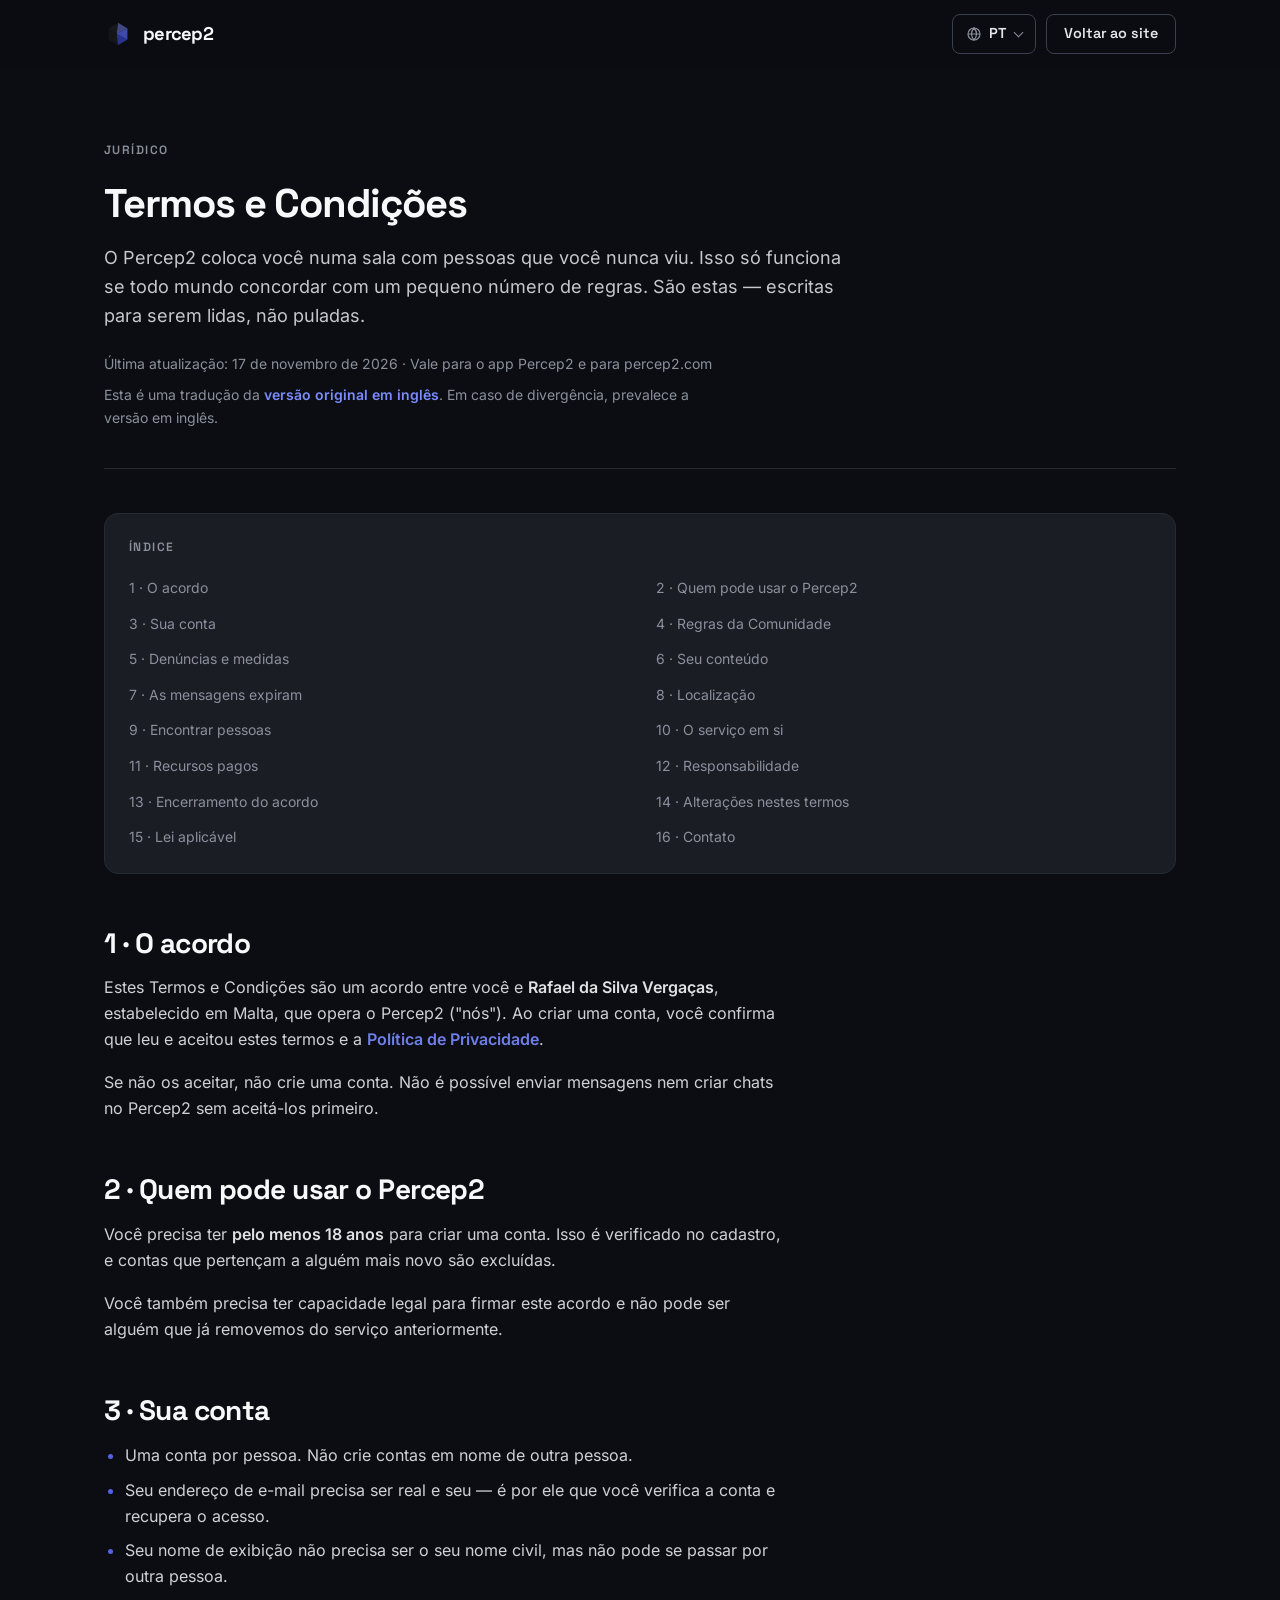
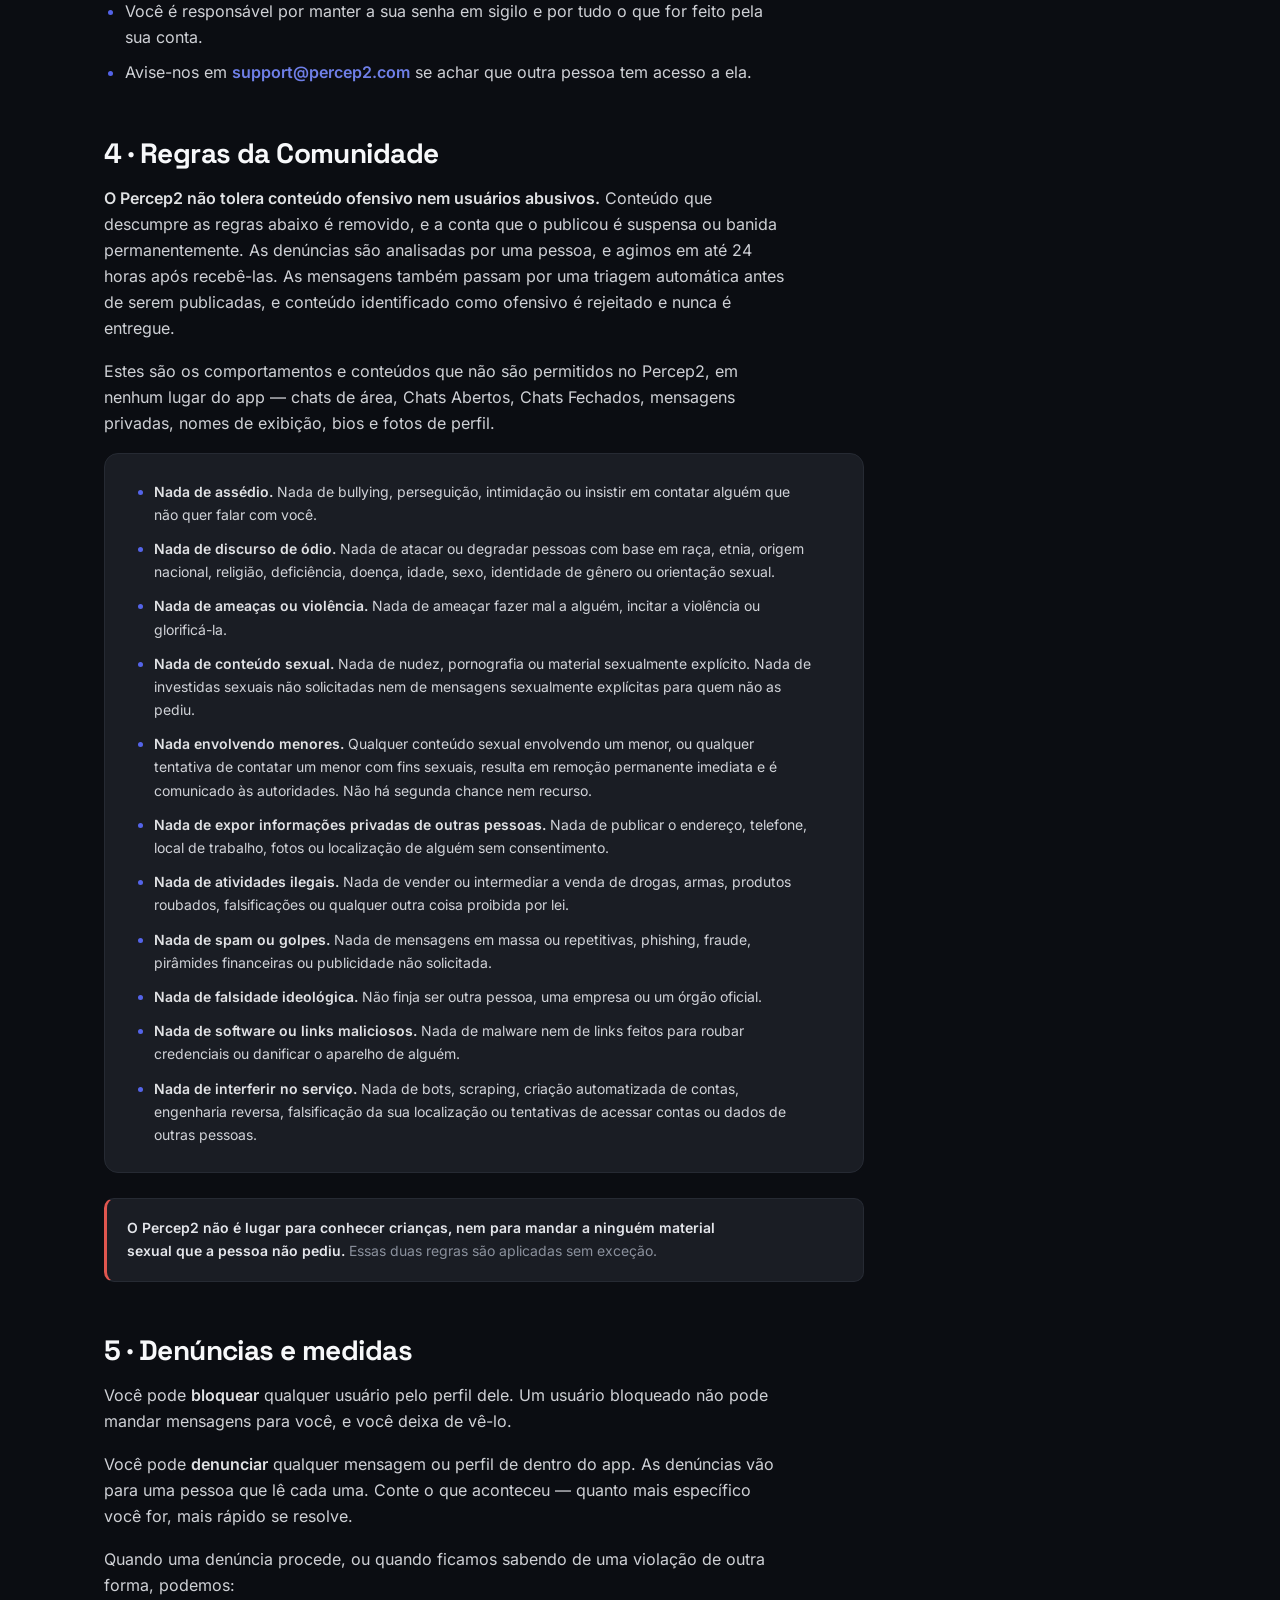
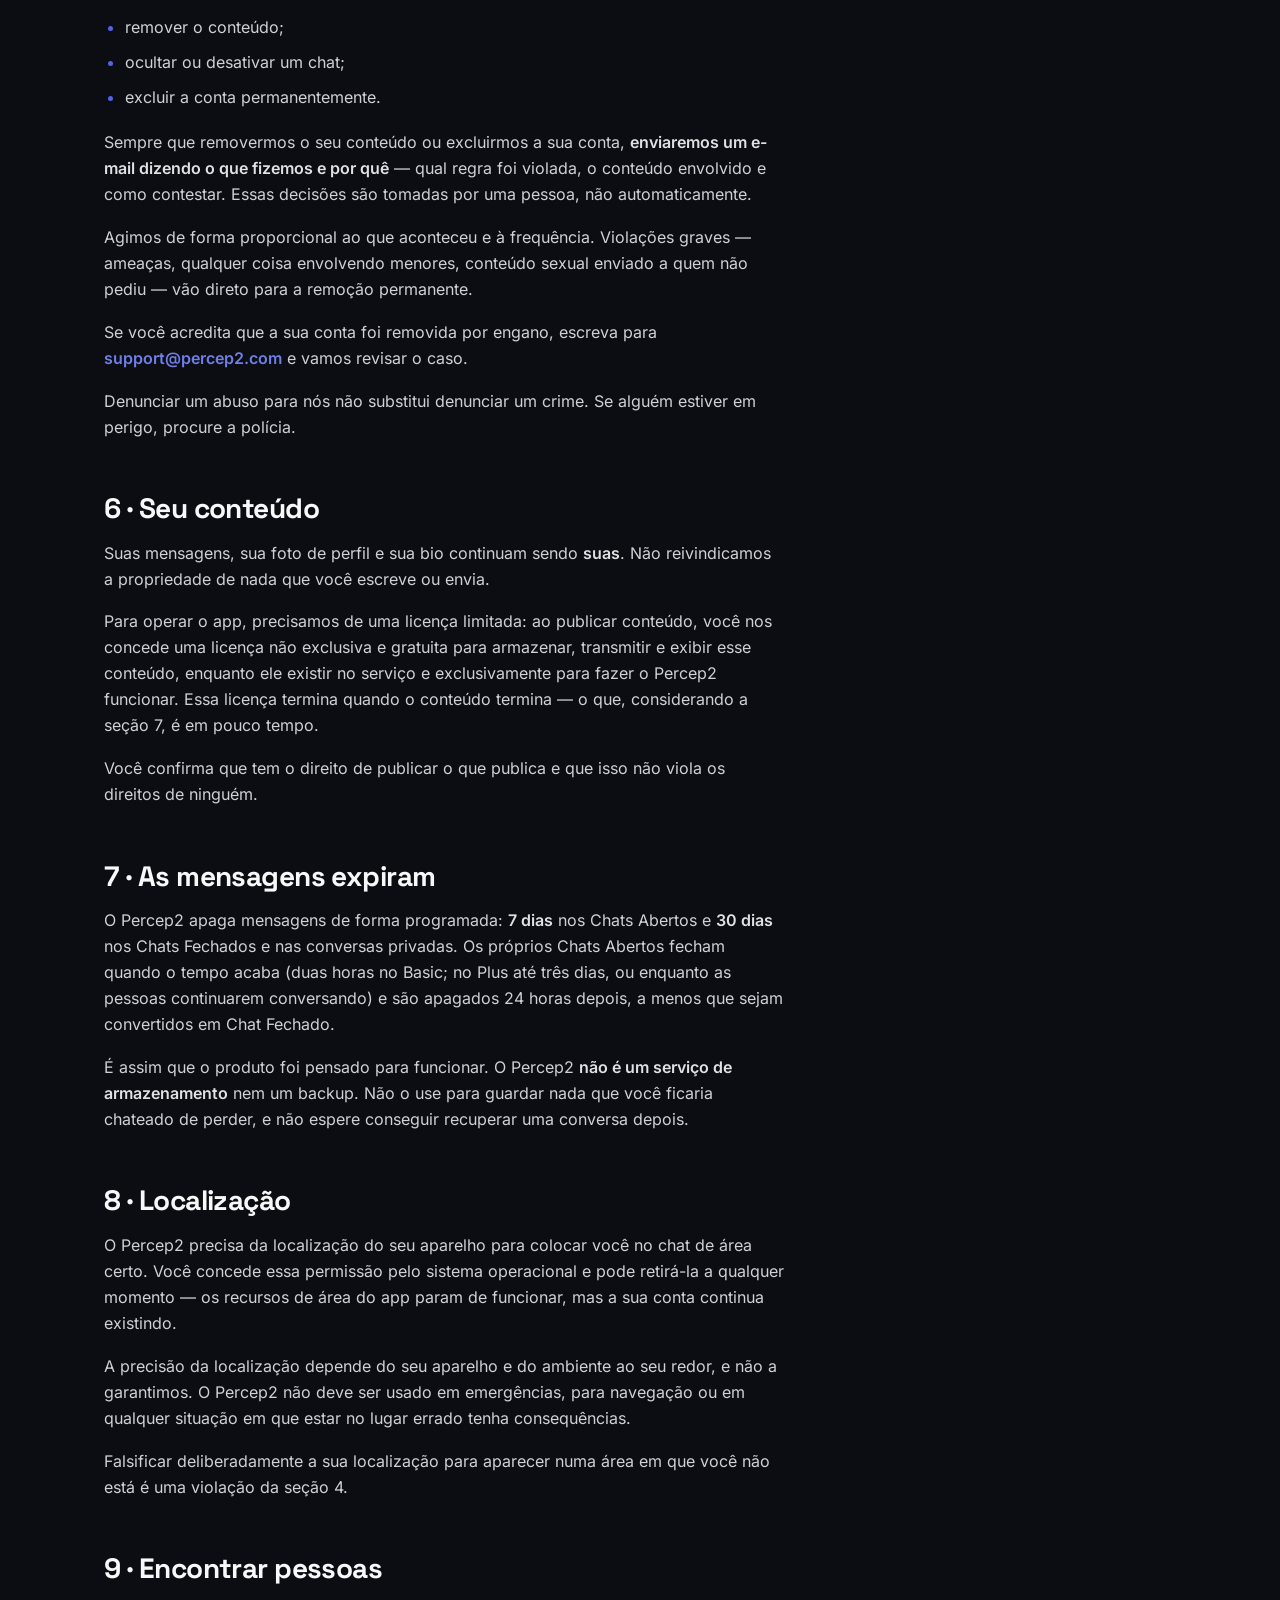
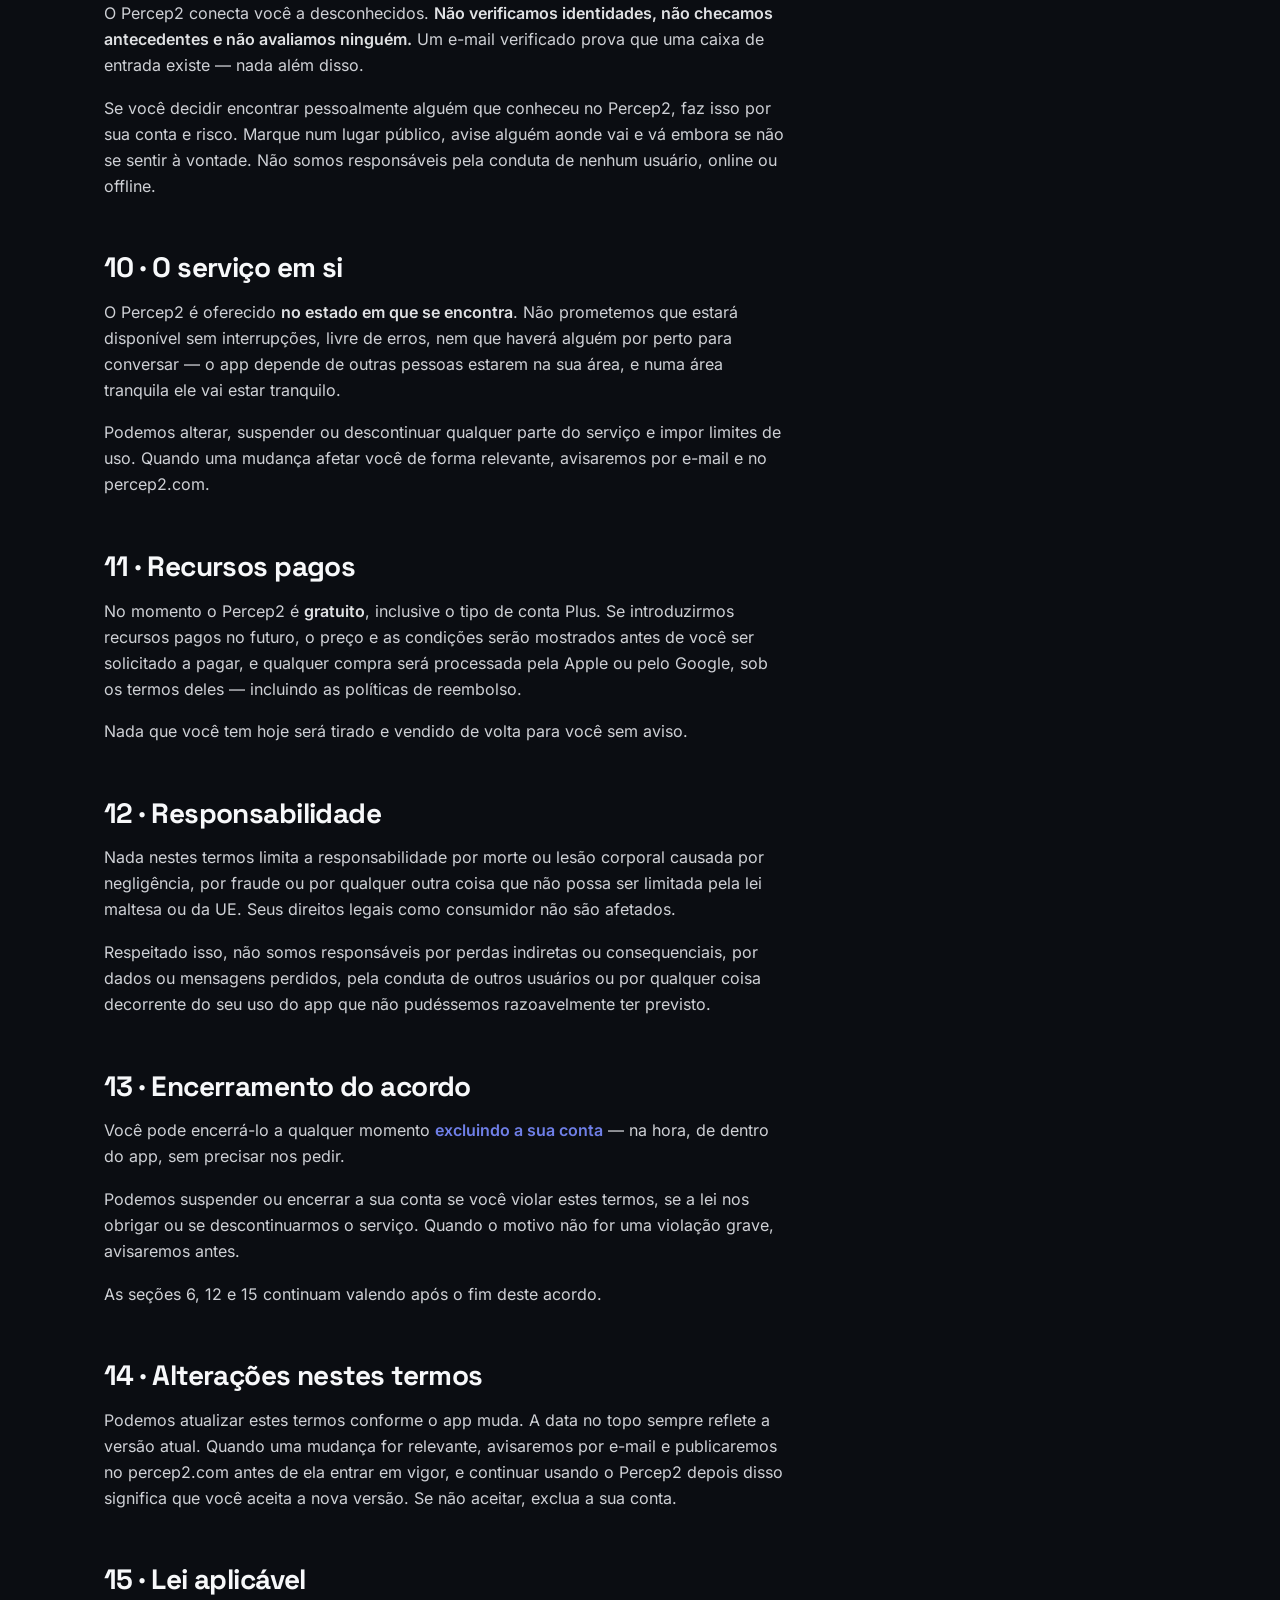
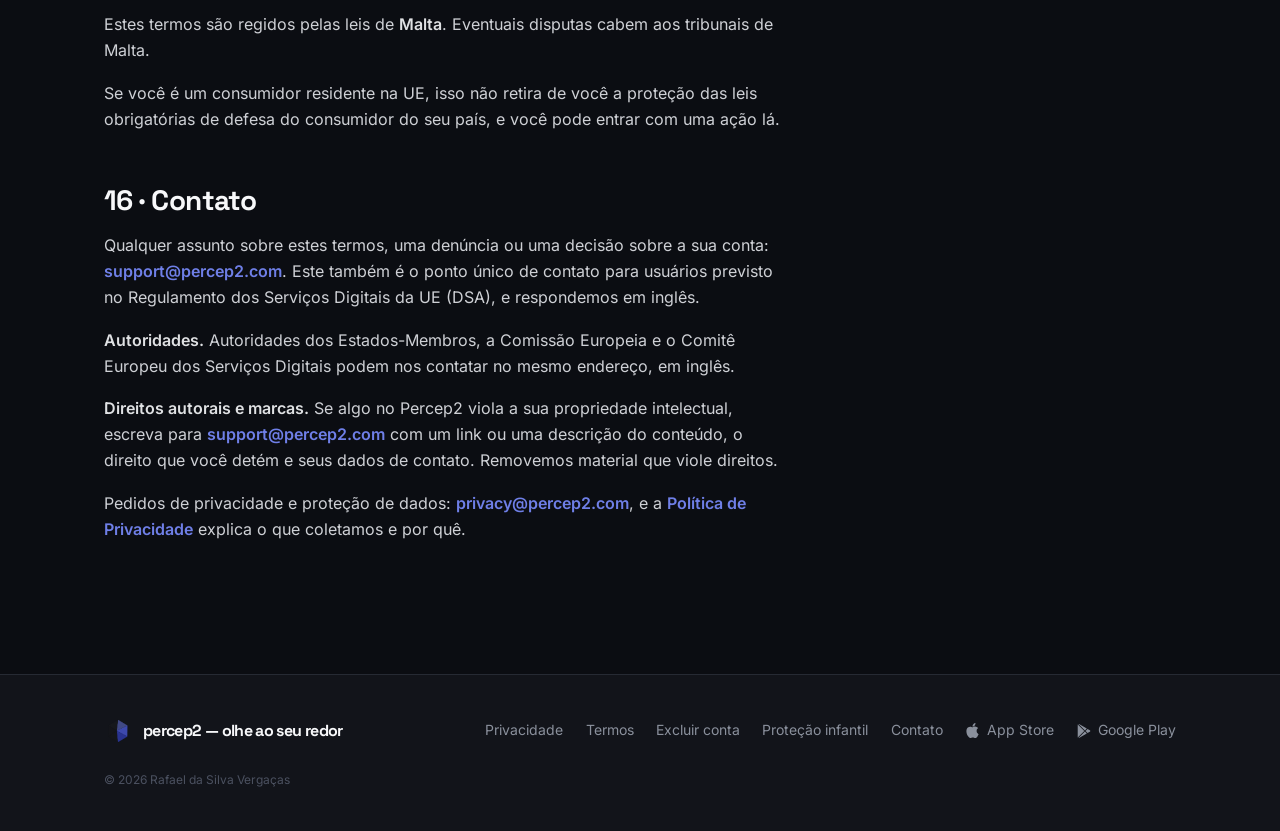
<file: pt-br/terms.html>
<!doctype html>
<html lang="pt-BR">
<head>
<meta charset="utf-8">
<meta name="viewport" content="width=device-width,initial-scale=1">
<title>Termos e Condições — Percep2</title>
<meta name="description" content="As regras para usar o Percep2, o que não é permitido no app e o que acontece quando alguém as descumpre.">
<link rel="preload" href="../fonts/space-grotesk-latin.woff2" as="font" type="font/woff2" crossorigin>
<link rel="preload" href="../fonts/inter-latin.woff2" as="font" type="font/woff2" crossorigin>
<link rel="canonical" href="https://percep2.com/pt-br/terms.html">
<link rel="alternate" hreflang="en" href="https://percep2.com/terms.html">
<link rel="alternate" hreflang="pt-BR" href="https://percep2.com/pt-br/terms.html">
<link rel="alternate" hreflang="x-default" href="https://percep2.com/terms.html">
<link rel="stylesheet" href="../assets/site.css">
<link rel="stylesheet" href="../assets/doc.css">
</head>
<body>

<nav id="nav">
  <div class="wrap">
    <a class="lock" href="index.html"><canvas id="navmark" width="56" height="56"></canvas><span>percep2</span></a>
    <div class="nav-end">
      <details class="lang">
        <summary aria-label="Idioma: português"><svg width="16" height="16" viewBox="0 0 24 24" fill="none" stroke="currentColor" stroke-width="1.8" aria-hidden="true"><circle cx="12" cy="12" r="9"/><path d="M3 12h18M12 3c2.5 2.7 3.8 5.7 3.8 9s-1.3 6.3-3.8 9c-2.5-2.7-3.8-5.7-3.8-9S9.5 5.7 12 3z"/></svg>PT</summary>
        <ul>
          <li><a href="../terms.html" hreflang="en" lang="en" data-lang="en">English</a></li>
          <li><a href="terms.html" hreflang="pt-BR" lang="pt-BR" data-lang="pt-br" aria-current="true">Português (Brasil)</a></li>
        </ul>
      </details>
      <a class="btn btn-s" href="index.html">Voltar ao site</a>
    </div>
  </div>
</nav>

<main class="doc">
  <div class="wrap">

    <div class="doc-head">
      <span class="eyebrow">Jurídico</span>
      <h1>Termos e Condições</h1>
      <p class="lede">O Percep2 coloca você numa sala com pessoas que você nunca viu. Isso só
        funciona se todo mundo concordar com um pequeno número de regras. São estas — escritas
        para serem lidas, não puladas.</p>
      <p class="updated">Última atualização: 17 de novembro de 2026 · Vale para o app Percep2 e para percep2.com</p>
      <p class="updated">Esta é uma tradução da <a class="link" href="../terms.html" hreflang="en" lang="en">versão original em inglês</a>. Em caso de divergência, prevalece a versão em inglês.</p>
    </div>

    <div class="toc">
      <span class="eyebrow">Índice</span>
      <ol>
        <li><a href="#agreement">1 · O acordo</a></li>
        <li><a href="#eligibility">2 · Quem pode usar o Percep2</a></li>
        <li><a href="#account">3 · Sua conta</a></li>
        <li><a href="#rules">4 · Regras da Comunidade</a></li>
        <li><a href="#reporting">5 · Denúncias e medidas</a></li>
        <li><a href="#content">6 · Seu conteúdo</a></li>
        <li><a href="#ephemeral">7 · As mensagens expiram</a></li>
        <li><a href="#location">8 · Localização</a></li>
        <li><a href="#meeting">9 · Encontrar pessoas</a></li>
        <li><a href="#service">10 · O serviço em si</a></li>
        <li><a href="#paid">11 · Recursos pagos</a></li>
        <li><a href="#liability">12 · Responsabilidade</a></li>
        <li><a href="#ending">13 · Encerramento do acordo</a></li>
        <li><a href="#changes">14 · Alterações nestes termos</a></li>
        <li><a href="#law">15 · Lei aplicável</a></li>
        <li><a href="#contact">16 · Contato</a></li>
      </ol>
    </div>

    <div class="doc-body">

      <h2 id="agreement">1 · O acordo</h2>
      <p>Estes Termos e Condições são um acordo entre você e
        <strong>Rafael da Silva Vergaças</strong>, estabelecido em Malta, que opera o Percep2
        ("nós"). Ao criar uma conta, você confirma que leu e aceitou estes termos e a
        <a class="link" href="privacy.html">Política de Privacidade</a>.</p>
      <p>Se não os aceitar, não crie uma conta. Não é possível enviar mensagens nem criar chats no
        Percep2 sem aceitá-los primeiro.</p>

      <h2 id="eligibility">2 · Quem pode usar o Percep2</h2>
      <p>Você precisa ter <strong>pelo menos 18 anos</strong> para criar uma conta. Isso é
        verificado no cadastro, e contas que pertençam a alguém mais novo são excluídas.</p>
      <p>Você também precisa ter capacidade legal para firmar este acordo e não pode ser alguém que
        já removemos do serviço anteriormente.</p>

      <h2 id="account">3 · Sua conta</h2>
      <ul>
        <li>Uma conta por pessoa. Não crie contas em nome de outra pessoa.</li>
        <li>Seu endereço de e-mail precisa ser real e seu — é por ele que você verifica a conta e
          recupera o acesso.</li>
        <li>Seu nome de exibição não precisa ser o seu nome civil, mas não pode se passar por
          outra pessoa.</li>
        <li>Você é responsável por manter a sua senha em sigilo e por tudo o que for feito pela
          sua conta.</li>
        <li>Avise-nos em <a class="link" href="mailto:support@percep2.com">support@percep2.com</a>
          se achar que outra pessoa tem acesso a ela.</li>
      </ul>

      <h2 id="rules">4 · Regras da Comunidade</h2>
      <p><strong>O Percep2 não tolera conteúdo ofensivo nem usuários abusivos.</strong>
        Conteúdo que descumpre as regras abaixo é removido, e a conta que o publicou é suspensa ou
        banida permanentemente. As denúncias são analisadas por uma pessoa, e agimos em até 24
        horas após recebê-las. As mensagens também passam por uma triagem automática antes de serem
        publicadas, e conteúdo identificado como ofensivo é rejeitado e nunca é entregue.</p>

      <p>Estes são os comportamentos e conteúdos que não são permitidos no Percep2, em nenhum
        lugar do app — chats de área, Chats Abertos, Chats Fechados, mensagens privadas, nomes de
        exibição, bios e fotos de perfil.</p>

      <div class="rules">
        <ul>
          <li><strong>Nada de assédio.</strong> Nada de bullying, perseguição, intimidação ou
            insistir em contatar alguém que não quer falar com você.</li>
          <li><strong>Nada de discurso de ódio.</strong> Nada de atacar ou degradar pessoas com base
            em raça, etnia, origem nacional, religião, deficiência, doença, idade, sexo, identidade
            de gênero ou orientação sexual.</li>
          <li><strong>Nada de ameaças ou violência.</strong> Nada de ameaçar fazer mal a alguém,
            incitar a violência ou glorificá-la.</li>
          <li><strong>Nada de conteúdo sexual.</strong> Nada de nudez, pornografia ou material
            sexualmente explícito. Nada de investidas sexuais não solicitadas nem de mensagens
            sexualmente explícitas para quem não as pediu.</li>
          <li><strong>Nada envolvendo menores.</strong> Qualquer conteúdo sexual envolvendo um
            menor, ou qualquer tentativa de contatar um menor com fins sexuais, resulta em remoção
            permanente imediata e é comunicado às autoridades. Não há segunda chance nem recurso.</li>
          <li><strong>Nada de expor informações privadas de outras pessoas.</strong> Nada de
            publicar o endereço, telefone, local de trabalho, fotos ou localização de alguém sem
            consentimento.</li>
          <li><strong>Nada de atividades ilegais.</strong> Nada de vender ou intermediar a venda de
            drogas, armas, produtos roubados, falsificações ou qualquer outra coisa proibida por lei.</li>
          <li><strong>Nada de spam ou golpes.</strong> Nada de mensagens em massa ou repetitivas,
            phishing, fraude, pirâmides financeiras ou publicidade não solicitada.</li>
          <li><strong>Nada de falsidade ideológica.</strong> Não finja ser outra pessoa, uma empresa
            ou um órgão oficial.</li>
          <li><strong>Nada de software ou links maliciosos.</strong> Nada de malware nem de links
            feitos para roubar credenciais ou danificar o aparelho de alguém.</li>
          <li><strong>Nada de interferir no serviço.</strong> Nada de bots, scraping, criação
            automatizada de contas, engenharia reversa, falsificação da sua localização ou
            tentativas de acessar contas ou dados de outras pessoas.</li>
        </ul>
      </div>

      <div class="note warn">
        <p><strong>O Percep2 não é lugar para conhecer crianças, nem para mandar a ninguém material
          sexual que a pessoa não pediu.</strong> Essas duas regras são aplicadas sem exceção.</p>
      </div>

      <h2 id="reporting">5 · Denúncias e medidas</h2>
      <p>Você pode <strong>bloquear</strong> qualquer usuário pelo perfil dele. Um usuário
        bloqueado não pode mandar mensagens para você, e você deixa de vê-lo.</p>
      <p>Você pode <strong>denunciar</strong> qualquer mensagem ou perfil de dentro do app. As
        denúncias vão para uma pessoa que lê cada uma. Conte o que aconteceu — quanto mais
        específico você for, mais rápido se resolve.</p>
      <p>Quando uma denúncia procede, ou quando ficamos sabendo de uma violação de outra forma,
        podemos:</p>
      <ul>
        <li>remover o conteúdo;</li>
        <li>ocultar ou desativar um chat;</li>
        <li>excluir a conta permanentemente.</li>
      </ul>
      <p>Sempre que removermos o seu conteúdo ou excluirmos a sua conta, <strong>enviaremos um
        e-mail dizendo o que fizemos e por quê</strong> — qual regra foi violada, o conteúdo
        envolvido e como contestar. Essas decisões são tomadas por uma pessoa, não automaticamente.</p>
      <p>Agimos de forma proporcional ao que aconteceu e à frequência. Violações graves — ameaças,
        qualquer coisa envolvendo menores, conteúdo sexual enviado a quem não pediu — vão direto
        para a remoção permanente.</p>
      <p>Se você acredita que a sua conta foi removida por engano, escreva para
        <a class="link" href="mailto:support@percep2.com">support@percep2.com</a> e vamos
        revisar o caso.</p>
      <p>Denunciar um abuso para nós não substitui denunciar um crime. Se alguém estiver em perigo,
        procure a polícia.</p>

      <h2 id="content">6 · Seu conteúdo</h2>
      <p>Suas mensagens, sua foto de perfil e sua bio continuam sendo <strong>suas</strong>. Não
        reivindicamos a propriedade de nada que você escreve ou envia.</p>
      <p>Para operar o app, precisamos de uma licença limitada: ao publicar conteúdo, você nos
        concede uma licença não exclusiva e gratuita para armazenar, transmitir e exibir esse
        conteúdo, enquanto ele existir no serviço e exclusivamente para fazer o Percep2 funcionar.
        Essa licença termina quando o conteúdo termina — o que, considerando a seção 7, é em pouco
        tempo.</p>
      <p>Você confirma que tem o direito de publicar o que publica e que isso não viola os direitos
        de ninguém.</p>

      <h2 id="ephemeral">7 · As mensagens expiram</h2>
      <p>O Percep2 apaga mensagens de forma programada: <strong>7 dias</strong> nos Chats Abertos e
        <strong>30 dias</strong> nos Chats Fechados e nas conversas privadas. Os próprios Chats
        Abertos fecham quando o tempo acaba (duas horas no Basic; no Plus até três dias, ou enquanto
        as pessoas continuarem conversando) e são apagados 24 horas depois, a menos que sejam
        convertidos em Chat Fechado.</p>
      <p>É assim que o produto foi pensado para funcionar. O Percep2 <strong>não é um serviço de
        armazenamento</strong> nem um backup. Não o use para guardar nada que você ficaria chateado
        de perder, e não espere conseguir recuperar uma conversa depois.</p>

      <h2 id="location">8 · Localização</h2>
      <p>O Percep2 precisa da localização do seu aparelho para colocar você no chat de área certo.
        Você concede essa permissão pelo sistema operacional e pode retirá-la a qualquer momento —
        os recursos de área do app param de funcionar, mas a sua conta continua existindo.</p>
      <p>A precisão da localização depende do seu aparelho e do ambiente ao seu redor, e não a
        garantimos. O Percep2 não deve ser usado em emergências, para navegação ou em qualquer
        situação em que estar no lugar errado tenha consequências.</p>
      <p>Falsificar deliberadamente a sua localização para aparecer numa área em que você não está
        é uma violação da seção 4.</p>

      <h2 id="meeting">9 · Encontrar pessoas</h2>
      <p>O Percep2 conecta você a desconhecidos. <strong>Não verificamos identidades, não
        checamos antecedentes e não avaliamos ninguém.</strong> Um e-mail verificado prova que uma
        caixa de entrada existe — nada além disso.</p>
      <p>Se você decidir encontrar pessoalmente alguém que conheceu no Percep2, faz isso por sua
        conta e risco. Marque num lugar público, avise alguém aonde vai e vá embora se não se sentir
        à vontade. Não somos responsáveis pela conduta de nenhum usuário, online ou offline.</p>

      <h2 id="service">10 · O serviço em si</h2>
      <p>O Percep2 é oferecido <strong>no estado em que se encontra</strong>. Não prometemos que
        estará disponível sem interrupções, livre de erros, nem que haverá alguém por perto para
        conversar — o app depende de outras pessoas estarem na sua área, e numa área tranquila ele
        vai estar tranquilo.</p>
      <p>Podemos alterar, suspender ou descontinuar qualquer parte do serviço e impor limites de
        uso. Quando uma mudança afetar você de forma relevante, avisaremos por e-mail e no
        percep2.com.</p>

      <h2 id="paid">11 · Recursos pagos</h2>
      <p>No momento o Percep2 é <strong>gratuito</strong>, inclusive o tipo de conta Plus. Se
        introduzirmos recursos pagos no futuro, o preço e as condições serão mostrados antes de você
        ser solicitado a pagar, e qualquer compra será processada pela Apple ou pelo Google, sob os
        termos deles — incluindo as políticas de reembolso.</p>
      <p>Nada que você tem hoje será tirado e vendido de volta para você sem aviso.</p>

      <h2 id="liability">12 · Responsabilidade</h2>
      <p>Nada nestes termos limita a responsabilidade por morte ou lesão corporal causada por
        negligência, por fraude ou por qualquer outra coisa que não possa ser limitada pela lei
        maltesa ou da UE. Seus direitos legais como consumidor não são afetados.</p>
      <p>Respeitado isso, não somos responsáveis por perdas indiretas ou consequenciais, por dados
        ou mensagens perdidos, pela conduta de outros usuários ou por qualquer coisa decorrente do
        seu uso do app que não pudéssemos razoavelmente ter previsto.</p>

      <h2 id="ending">13 · Encerramento do acordo</h2>
      <p>Você pode encerrá-lo a qualquer momento
        <a class="link" href="delete-account.html">excluindo a sua conta</a> — na hora, de dentro
        do app, sem precisar nos pedir.</p>
      <p>Podemos suspender ou encerrar a sua conta se você violar estes termos, se a lei nos
        obrigar ou se descontinuarmos o serviço. Quando o motivo não for uma violação grave,
        avisaremos antes.</p>
      <p>As seções 6, 12 e 15 continuam valendo após o fim deste acordo.</p>

      <h2 id="changes">14 · Alterações nestes termos</h2>
      <p>Podemos atualizar estes termos conforme o app muda. A data no topo sempre reflete a versão
        atual. Quando uma mudança for relevante, avisaremos por e-mail e publicaremos no
        percep2.com antes de ela entrar em vigor, e continuar usando o Percep2 depois disso
        significa que você aceita a nova versão. Se não aceitar, exclua a sua conta.</p>

      <h2 id="law">15 · Lei aplicável</h2>
      <p>Estes termos são regidos pelas leis de <strong>Malta</strong>. Eventuais disputas cabem
        aos tribunais de Malta.</p>
      <p>Se você é um consumidor residente na UE, isso não retira de você a proteção das leis
        obrigatórias de defesa do consumidor do seu país, e você pode entrar com uma ação lá.</p>

      <h2 id="contact">16 · Contato</h2>
      <p>Qualquer assunto sobre estes termos, uma denúncia ou uma decisão sobre a sua conta:
        <a class="link" href="mailto:support@percep2.com">support@percep2.com</a>. Este também é o
        ponto único de contato para usuários previsto no Regulamento dos Serviços Digitais da UE
        (DSA), e respondemos em inglês.</p>
      <p><strong>Autoridades.</strong> Autoridades dos Estados-Membros, a Comissão Europeia e o
        Comitê Europeu dos Serviços Digitais podem nos contatar no mesmo endereço, em inglês.</p>
      <p><strong>Direitos autorais e marcas.</strong> Se algo no Percep2 viola a sua propriedade
        intelectual, escreva para
        <a class="link" href="mailto:support@percep2.com">support@percep2.com</a> com um link ou
        uma descrição do conteúdo, o direito que você detém e seus dados de contato. Removemos
        material que viole direitos.</p>
      <p>Pedidos de privacidade e proteção de dados: <a class="link" href="mailto:privacy@percep2.com">privacy@percep2.com</a>,
        e a <a class="link" href="privacy.html">Política de Privacidade</a> explica o que coletamos e por quê.</p>

    </div>
  </div>
</main>

<footer>
  <div class="wrap">
    <a class="lock" href="index.html"><canvas id="footmark" width="48" height="48"></canvas>
      <span style="font-size:1rem">percep2 — olhe ao seu redor</span></a>
    <div class="flinks">
      <a href="privacy.html">Privacidade</a><a href="terms.html">Termos</a>
      <a href="delete-account.html">Excluir conta</a>
      <a href="child-safety.html">Proteção infantil</a>
      <a href="mailto:support@percep2.com">Contato</a>
      <a class="store" href="https://apps.apple.com/app/id6810863761"><svg width="15" height="15" viewBox="0 0 24 24" fill="currentColor" aria-hidden="true"><path d="M12.152 6.896c-.948 0-2.415-1.078-3.96-1.04-2.04.027-3.91 1.183-4.961 3.014-2.117 3.675-.546 9.103 1.519 12.09 1.013 1.454 2.208 3.09 3.792 3.039 1.52-.065 2.09-.987 3.935-.987 1.831 0 2.35.987 3.96.948 1.637-.026 2.676-1.48 3.676-2.948 1.156-1.688 1.636-3.325 1.662-3.415-.039-.013-3.182-1.221-3.22-4.857-.026-3.04 2.48-4.494 2.597-4.559-1.429-2.09-3.623-2.324-4.39-2.376-2-.156-3.675 1.09-4.61 1.09zM15.53 3.83c.843-1.012 1.4-2.427 1.245-3.83-1.207.052-2.662.805-3.532 1.818-.78.896-1.454 2.338-1.273 3.714 1.338.104 2.715-.688 3.559-1.701"/></svg>App Store</a>
      <a class="store" href="https://play.google.com/store/apps/details?id=com.percep2.app"><svg width="14" height="14" viewBox="0 0 24 24" fill="currentColor" aria-hidden="true"><path d="M22.018 13.298l-3.919 2.218-3.515-3.493 3.543-3.521 3.891 2.202a1.49 1.49 0 0 1 0 2.594zM1.337.924a1.486 1.486 0 0 0-.112.568v21.017c0 .217.045.419.124.6l11.155-11.087L1.337.924zm12.207 10.065l3.258-3.238L3.45.195a1.466 1.466 0 0 0-.946-.179l11.04 10.973zm0 2.067l-11 10.933c.298.036.612-.016.906-.183l13.324-7.54-3.23-3.21z"/></svg>Google Play</a>
    </div>
  </div>
  <div class="wrap fcopy">&copy; 2026 Rafael da Silva Vergaças</div>
</footer>

<script src="../assets/stores.js"></script>
<script src="../assets/site.js"></script>
</body>
</html>
</file>
<file: assets/site.css>
@font-face{font-family:'Space Grotesk';font-style:normal;font-weight:300 700;font-display:swap;
  src:url(../fonts/space-grotesk-latin.woff2) format('woff2');
  unicode-range:U+0000-00FF,U+0131,U+0152-0153,U+02BB-02BC,U+02C6,U+02DA,U+02DC,U+0304,U+0308,U+0329,U+2000-206F,U+20AC,U+2122,U+2191,U+2193,U+2212,U+2215,U+FEFF,U+FFFD}
@font-face{font-family:'Space Grotesk';font-style:normal;font-weight:300 700;font-display:swap;
  src:url(../fonts/space-grotesk-latin-ext.woff2) format('woff2');
  unicode-range:U+0100-02BA,U+02BD-02C5,U+02C7-02CC,U+02CE-02D7,U+02DD-02FF,U+0304,U+0308,U+0329,U+1D00-1DBF,U+1E00-1E9F,U+1EF2-1EFF,U+2020,U+20A0-20AB,U+20AD-20C0,U+2113,U+2C60-2C7F,U+A720-A7FF}
@font-face{font-family:'Inter';font-style:normal;font-weight:100 900;font-display:swap;
  src:url(../fonts/inter-latin.woff2) format('woff2');
  unicode-range:U+0000-00FF,U+0131,U+0152-0153,U+02BB-02BC,U+02C6,U+02DA,U+02DC,U+0304,U+0308,U+0329,U+2000-206F,U+20AC,U+2122,U+2191,U+2193,U+2212,U+2215,U+FEFF,U+FFFD}
@font-face{font-family:'Inter';font-style:normal;font-weight:100 900;font-display:swap;
  src:url(../fonts/inter-latin-ext.woff2) format('woff2');
  unicode-range:U+0100-02BA,U+02BD-02C5,U+02C7-02CC,U+02CE-02D7,U+02DD-02FF,U+0304,U+0308,U+0329,U+1D00-1DBF,U+1E00-1E9F,U+1EF2-1EFF,U+2020,U+20A0-20AB,U+20AD-20C0,U+2113,U+2C60-2C7F,U+A720-A7FF}

:root{
  --void:#0B0D12; --ink:#12141A; --surface:#1A1D24; --line:#262A33;
  --graphite:#363B45; --slate:#8A909C; --mist:#E4E6EB; --paper:#F7F8FA;
  --blue:#5B6CFF; --blue-l:#7A8CFF; --blue-d:#3846C4;

  /* escala do brandbook, pág. 05 */
  --fs-display:clamp(2.35rem, 1.7rem + 2.6vw, 3.5rem);   /* 56 / 60 · -3%  */
  --fs-h1:clamp(1.95rem, 1.6rem + 1.5vw, 2.5rem);        /* 40 / 46 · -2%  */
  --fs-h2:clamp(1.5rem, 1.3rem + .9vw, 1.75rem);         /* 28 / 34 · -1.5%*/
  --fs-h3:1.25rem;                                       /* 20 / 27        */
  --fs-b:1rem;                                           /* 16 / 26        */
  --fs-s:.875rem;                                        /* 14 / 22        */
  --fs-xs:.75rem;                                        /* 12 / 16 · +12% */
  --fs-lg:1.125rem;

  --disp:'Space Grotesk',ui-sans-serif,system-ui,-apple-system,'Segoe UI',sans-serif;
  --text:'Inter',ui-sans-serif,system-ui,-apple-system,'Segoe UI',sans-serif;
  --pad:clamp(1.25rem,5vw,5rem);
  --sec:clamp(72px,9vw,120px);
  --ease:cubic-bezier(.22,.61,.36,1);
}
*{box-sizing:border-box;margin:0;padding:0}
html{scroll-behavior:smooth}
body{background:var(--void);color:var(--mist);font-family:var(--text);
  font-size:var(--fs-b);line-height:1.625;-webkit-font-smoothing:antialiased;
  overflow-x:hidden}
.wrap{max-width:1200px;margin:0 auto;padding-inline:var(--pad)}
h1,h2,h3{font-family:var(--disp);line-height:1.06;letter-spacing:-.035em;
  color:var(--paper);font-weight:700}
h1{font-size:var(--fs-h1);letter-spacing:-.03em}
h3{font-size:var(--fs-h3);letter-spacing:-.01em;line-height:1.35}
p{max-width:68ch}
a{color:inherit}
.eyebrow{font-family:var(--disp);font-size:var(--fs-xs);font-weight:600;
  letter-spacing:.12em;text-transform:uppercase;color:var(--slate);
  display:block;margin-bottom:1.4rem}
.dim{color:var(--slate)}

/* ---- buttons ---- */
@media(max-width:640px){.btn{height:52px!important}}
.btn{display:inline-flex;align-items:center;justify-content:center;gap:.5rem;
  font-family:var(--disp);font-weight:600;font-size:1rem;letter-spacing:-.01em;
  height:48px;padding:0 20px;border-radius:8px;border:1px solid transparent;
  text-decoration:none;cursor:pointer;
  transition:background .12s var(--ease),border-color .12s var(--ease),color .12s var(--ease)}
.btn-p{background:var(--blue);color:#fff}
.btn-p:hover{background:var(--blue-d)}
.btn-s{border-color:#3A4050;color:var(--mist);background:transparent}
.btn-s:hover{border-color:var(--slate)}
.btn:focus-visible{outline:2px solid var(--blue-l);outline-offset:3px}
.link{color:var(--blue-l);font-weight:600;text-decoration:none}
.link:hover{text-decoration:underline}

/* ---- nav ---- */
nav{position:sticky;top:0;z-index:50;background:rgba(11,13,18,.82);
  backdrop-filter:blur(14px);border-bottom:1px solid transparent;
  transition:border-color .2s var(--ease)}
nav.stuck{border-bottom-color:var(--line)}
nav .wrap{display:flex;align-items:center;justify-content:space-between;
  height:68px}
.lock{display:flex;align-items:center;gap:11px;text-decoration:none}
.lock canvas{width:28px;height:28px;display:block}
.lock span{font-family:var(--disp);font-weight:700;font-size:1.15rem;
  letter-spacing:-.04em;color:var(--paper)}
nav .btn{height:40px;font-size:.9rem;padding:0 1.1rem}
.nav-end{display:flex;align-items:center;gap:.6rem}

/* ---- language ---- */
.lang{position:relative}
.lang summary{list-style:none;display:inline-flex;align-items:center;gap:.45rem;
  height:40px;padding:0 .8rem;border:1px solid #3A4050;border-radius:8px;cursor:pointer;
  font-family:var(--disp);font-weight:600;font-size:.9rem;letter-spacing:.02em;
  color:var(--mist);user-select:none;transition:border-color .12s var(--ease)}
.lang summary::-webkit-details-marker{display:none}
.lang summary:hover,.lang[open] summary{border-color:var(--slate)}
.lang summary:focus-visible{outline:2px solid var(--blue-l);outline-offset:3px}
.lang summary svg{flex:none;color:var(--slate)}
.lang summary::after{content:"";width:6px;height:6px;margin-left:.1rem;
  border-right:1.5px solid var(--slate);border-bottom:1.5px solid var(--slate);
  transform:translateY(-2px) rotate(45deg);transition:transform .2s var(--ease)}
.lang[open] summary::after{transform:translateY(1px) rotate(-135deg)}
.lang ul{list-style:none;position:absolute;right:0;top:calc(100% + 8px);min-width:210px;
  background:var(--surface);border:1px solid var(--line);border-radius:10px;padding:6px;
  box-shadow:0 14px 36px rgba(0,0,0,.45)}
.lang a{display:flex;align-items:center;justify-content:space-between;gap:1rem;
  padding:10px 12px;border-radius:6px;font-size:var(--fs-s);color:var(--mist);
  text-decoration:none;transition:background .12s var(--ease)}
.lang a:hover{background:var(--graphite)}
.lang a:focus-visible{outline:2px solid var(--blue-l);outline-offset:-2px}
.lang a[aria-current]{color:var(--blue-l)}
.lang a[aria-current]::after{content:"";width:9px;height:5px;flex:none;
  border-left:1.5px solid currentColor;border-bottom:1.5px solid currentColor;
  transform:translateY(-2px) rotate(-45deg)}
@media(max-width:640px){.lang summary{height:52px}}
@media(max-width:420px){
  .nav-end{gap:.45rem}
  .lang summary{padding:0 .65rem}
  .lang summary svg{display:none}
  nav .btn{padding:0 .85rem}
}

footer{background:var(--ink);border-top:1px solid var(--line);
  padding-block:2.6rem;font-size:var(--fs-s);color:var(--slate)}
footer .wrap{display:flex;flex-wrap:wrap;gap:1rem;
  align-items:center;justify-content:space-between}
footer a{text-decoration:none;color:var(--slate)}
footer a:hover{color:var(--mist)}
.flinks{display:flex;gap:1.4rem;flex-wrap:wrap;align-items:center}
.flinks .store{display:inline-flex;align-items:center;gap:.45rem}
.fcopy{display:block;margin-top:1.6rem;font-size:var(--fs-xs);color:#4B5160}

@media (prefers-reduced-motion:reduce){html{scroll-behavior:auto}.lang summary::after{transition:none}}
</file>
<file: assets/demo.css>
.demo{--s:.76;--pw:calc(360px * var(--s));--ph:calc(780px * var(--s));
  position:relative;display:grid;grid-template-columns:auto minmax(0,1fr);
  gap:clamp(1rem,2vw,1.6rem);align-items:center;justify-items:start}
.demo .rings{z-index:0}
.phone{position:relative;z-index:2;width:calc(var(--pw) + 20px);height:calc(var(--ph) + 20px);
  padding:10px;border-radius:calc(46px * var(--s) + 10px);
  background:linear-gradient(160deg,#3a3f4b,#1b1e25 38%,#2a2e37);
  box-shadow:0 0 0 1px #4a505d inset,0 40px 80px -30px rgba(0,0,0,.75),
    0 0 90px -20px rgba(91,108,255,.35)}
.phone-in{position:relative;width:var(--pw);height:var(--ph);overflow:hidden;
  border-radius:calc(40px * var(--s));background:#12141A}
.scr{position:absolute;left:0;top:0;width:360px;height:780px;transform:scale(var(--s));
  transform-origin:0 0;overflow:hidden;background:#12141A;color:#E4E6EB;
  font-family:var(--text);font-size:15px;line-height:1.4;
  transition:opacity .35s var(--ease);user-select:none;-webkit-user-select:none}
.scr.fade{opacity:0}
.scr *{box-sizing:border-box}
.scr .disp{font-family:var(--disp);letter-spacing:-.02em}

.sb{position:absolute;inset:0 0 auto 0;height:36px;display:flex;align-items:center;
  justify-content:space-between;padding:0 22px;font-size:14px;font-weight:600;color:#F7F8FA;z-index:30}
.sb .cam{position:absolute;left:50%;top:10px;width:14px;height:14px;margin-left:-7px;
  border-radius:50%;background:#05060a;box-shadow:0 0 0 2px #1d2029}
.sb .ic{display:flex;gap:6px;align-items:center}
.sb .bat{font-size:10px;font-weight:700;background:#F7F8FA;color:#12141A;border-radius:7px;
  padding:1px 5px;line-height:1.3}

.layer{position:absolute;inset:36px 0 0 0;background:#12141A;overflow:hidden;
  transition:transform .38s cubic-bezier(.3,.7,.2,1)}
.layer.off{transform:translateX(100%)}
.layer.under{transform:translateX(-22%)}
.instant .layer,.instant .sheet,.instant .scrim,.instant .msg-in{transition:none!important;animation:none!important}

.page{position:absolute;inset:0 0 64px 0;padding:14px 18px 0;overflow:hidden}
.page[hidden]{display:none}
.tabbar{position:absolute;inset:auto 0 0 0;height:64px;border-top:1px solid #262A33;
  display:grid;grid-template-columns:repeat(3,1fr);background:#12141A}
.tab{display:flex;flex-direction:column;align-items:center;justify-content:center;gap:3px;
  font-size:11.5px;color:#6C7280;font-weight:500}
.tab.on{color:#7A8CFF;font-weight:600}
.tab svg{width:21px;height:21px}

.hdr{display:flex;align-items:center;justify-content:space-between;margin-bottom:18px}
.brandl{display:flex;align-items:center;gap:8px;font-family:var(--disp);font-weight:700;
  font-size:17px;color:#8A909C;letter-spacing:-.03em}
.me{width:36px;height:36px;border-radius:50%;background:#20242D;display:grid;place-items:center;
  font-size:13px;font-weight:600;color:#E4E6EB;border:1px solid #2c313c}
.eb{font-family:var(--disp);font-size:11px;font-weight:600;letter-spacing:.14em;
  text-transform:uppercase;color:#6C7280}
.eb.acc{color:#7A8CFF}
.place{font-family:var(--disp);font-weight:700;font-size:30px;letter-spacing:-.03em;
  color:#F7F8FA;line-height:1.1;margin:4px 0 6px}
.lede{font-size:13.5px;color:#6C7280;line-height:1.45;margin-bottom:14px}

.area{position:relative;overflow:hidden;background:#1A1D24;border:1px solid #2a2f52;
  border-radius:14px;padding:13px 15px 12px;margin-bottom:10px;transition:background .2s,border-color .2s}
.area::after{content:"";position:absolute;right:-18px;top:-20px;width:84px;height:84px;
  background:conic-gradient(from 30deg,rgba(91,108,255,.55) 0 60deg,rgba(54,59,69,.35) 60deg 180deg,transparent 180deg);
  clip-path:polygon(50% 0,100% 25%,100% 75%,50% 100%,0 75%,0 25%);opacity:.5}
.area .top{display:flex;justify-content:space-between;align-items:center;margin-bottom:6px}
.area .span{position:relative;z-index:1;font-size:11px;color:#8A909C;background:#20242D;
  border-radius:7px;padding:2px 8px}
.area .nm{font-family:var(--disp);font-weight:700;font-size:20px;color:#F7F8FA;letter-spacing:-.02em}
.area .last{display:flex;justify-content:space-between;gap:10px;align-items:center;
  font-size:13px;color:#6C7280;margin-top:3px}
.area .last span:first-child{white-space:nowrap;overflow:hidden;text-overflow:ellipsis}
.area .when{display:flex;align-items:center;gap:6px;flex:none}
.dot{width:7px;height:7px;border-radius:50%;background:#FF7A59;display:none}
.area.unread .dot{display:block}
.area.unread .last span:first-child{color:#E4E6EB}
.area.ping{animation:ping-card .9s var(--ease)}
@keyframes ping-card{0%{background:#232842}100%{background:#1A1D24}}

.sec{display:flex;justify-content:space-between;align-items:center;margin:16px 0 9px}
.sec .new{font-family:var(--disp);font-weight:600;font-size:13px;color:#7A8CFF}
.empty{border:1px dashed #2c313c;border-radius:14px;padding:13px 15px}
.empty b{display:block;font-family:var(--disp);font-size:14.5px;color:#E4E6EB;margin-bottom:2px}
.empty span{font-size:12.5px;color:#6C7280}
.row{display:flex;align-items:center;gap:12px;background:#1A1D24;border:1px solid #262A33;
  border-radius:14px;padding:11px 13px;margin-bottom:8px}
.row.enter{animation:row-in .45s var(--ease) both}
@keyframes row-in{from{opacity:0;transform:translateY(8px)}}
.av{flex:none;width:38px;height:38px;border-radius:50%;display:grid;place-items:center;
  font-size:14px;font-weight:600;color:#E4E6EB;background:#2B2F39}
.av.hex{background:#20242D}
.row .bd{flex:1;min-width:0}
.row .t{display:flex;align-items:center;gap:8px}
.row .t b{font-family:var(--disp);font-size:15px;font-weight:700;color:#F7F8FA;
  white-space:nowrap;overflow:hidden;text-overflow:ellipsis;flex:1;min-width:0}
.row .s{font-size:12.5px;color:#6C7280;white-space:nowrap;overflow:hidden;text-overflow:ellipsis}
.row .chev{color:#6C7280;flex:none}
.tag{font-family:var(--disp);font-size:10.5px;font-weight:700;letter-spacing:.1em;
  color:#7A8CFF;background:rgba(91,108,255,.16);border-radius:6px;padding:2px 7px;flex:none}
.exp{display:flex;align-items:center;gap:10px;margin-top:6px}
.exp i{flex:1;height:3px;border-radius:2px;background:#262A33;position:relative;overflow:hidden}
.exp i::after{content:"";position:absolute;inset:0;width:var(--f,100%);background:#7A8CFF;border-radius:2px}
.exp span{font-family:var(--disp);font-size:11.5px;font-weight:600;letter-spacing:.04em;color:#6C7280;flex:none}

.dtitle{font-family:var(--disp);font-weight:700;font-size:25px;color:#F7F8FA;
  letter-spacing:-.03em;margin:4px 0 18px}
.fab{position:absolute;right:18px;bottom:16px;background:#5B6CFF;color:#F7F8FA;
  font-family:var(--disp);font-weight:600;font-size:15px;border-radius:11px;padding:12px 18px;z-index:3}

.rm-h{display:flex;align-items:center;gap:12px;padding:8px 16px 10px;border-bottom:1px solid #262A33}
.back{flex:none;width:36px;height:36px;border-radius:10px;background:#1A1D24;display:grid;place-items:center;color:#8A909C}
.rm-h .ti{flex:1;min-width:0}
.rm-h .ti b{display:block;font-family:var(--disp);font-size:18px;font-weight:700;color:#F7F8FA;
  white-space:nowrap;overflow:hidden;text-overflow:ellipsis;letter-spacing:-.02em}
.rm-h .ti span{font-size:12.5px;color:#6C7280}
.rm-h .left{font-family:var(--disp);font-size:11.5px;font-weight:600;color:#6C7280;letter-spacing:.03em;flex:none}
.mem{display:flex;align-items:center;gap:9px;padding:9px 16px;border-bottom:1px solid #262A33;
  font-size:13px;color:#6C7280}
.mem .stk{display:flex}
.mem .stk .av{width:24px;height:24px;font-size:10px;border:2px solid #12141A;margin-right:-7px}
.mem .stk .av:last-child{margin-right:0}
.adm{display:flex;align-items:center;gap:12px;padding:11px 16px;background:#1a1e33;
  border-bottom:1px solid #2a2f52;font-size:13px;color:#C8CCD6;line-height:1.35}
.adm strong{color:#F7F8FA;font-weight:600}
.adm .keep{flex:none;background:#5B6CFF;color:#F7F8FA;font-family:var(--disp);font-weight:600;
  font-size:13px;border-radius:9px;padding:8px 11px}
.msgs{position:absolute;left:0;right:0;bottom:66px;display:flex;flex-direction:column;
  justify-content:flex-end;padding:0 14px 8px;gap:9px}
.rm-top{position:relative;z-index:2;background:#12141A}
.note{align-self:center;max-width:290px;text-align:center;font-size:12.5px;color:#C8CCD6;
  background:#1A1D24;border:1px solid #262A33;border-radius:11px;padding:8px 12px}
.day{align-self:center;font-family:var(--disp);font-size:11px;font-weight:600;color:#8A909C;
  background:#1A1D24;border-radius:999px;padding:3px 12px}
.m{display:flex;gap:9px;align-items:flex-end;max-width:84%}
.m .av{width:30px;height:30px;font-size:12px}
.m .who{font-size:11.5px;margin-bottom:3px;color:#6C7280}
.m .who b{color:#7A8CFF;font-weight:600;margin-right:5px}
.bub{background:#20242D;color:#E4E6EB;border-radius:14px;padding:9px 12px;font-size:14px;line-height:1.38}
.m.mine{align-self:flex-end;flex-direction:column;align-items:flex-end;gap:3px}
.m.mine .who{margin:0}
.m.mine .bub{background:#5B6CFF;color:#F7F8FA}
.msg-in{animation:msg-in .32s var(--ease) both}
@keyframes msg-in{from{opacity:0;transform:translateY(10px) scale(.98)}}
.typing{font-size:12px;color:#6C7280;display:flex;align-items:center;gap:6px;padding-left:4px}
.typing i{width:5px;height:5px;border-radius:50%;background:#6C7280;animation:blink 1s infinite}
.typing i:nth-child(2){animation-delay:.15s}.typing i:nth-child(3){animation-delay:.3s}
@keyframes blink{50%{opacity:.25}}
.cmp{position:absolute;inset:auto 0 0 0;height:66px;display:flex;align-items:center;gap:10px;
  padding:0 14px;border-top:1px solid #262A33;background:#12141A}
.cmp .in{flex:1;height:44px;border:1px solid #2c313c;border-radius:22px;display:flex;align-items:center;
  padding:0 16px;font-size:14.5px;color:#6C7280;white-space:nowrap;overflow:hidden}
.cmp .in.has{color:#E4E6EB}
.cmp .in.focus{border-color:#5B6CFF}
.caret{display:inline-block;width:1.5px;height:17px;background:#7A8CFF;margin-left:1px;animation:blink .9s steps(1) infinite}
.send{flex:none;width:44px;height:44px;border-radius:50%;background:#20242D;display:grid;place-items:center;color:#E4E6EB;transition:background .15s}
.send.on{background:#5B6CFF}

.scrim{position:absolute;inset:0;background:rgba(5,6,10,.6);opacity:0;pointer-events:none;
  transition:opacity .3s var(--ease);z-index:40}
.scrim.on{opacity:1}
.sheet{position:absolute;left:0;right:0;bottom:0;z-index:41;background:#1A1D24;
  border-radius:22px 22px 0 0;padding:10px 20px 22px;transform:translateY(105%);
  transition:transform .4s cubic-bezier(.3,.7,.2,1)}
.sheet.on{transform:none}
.handle{width:40px;height:4px;border-radius:2px;background:#363B45;margin:0 auto 16px}
.sh-t{font-family:var(--disp);font-size:21px;font-weight:700;color:#F7F8FA;letter-spacing:-.02em}
.sh-s{font-size:13px;color:#8A909C;margin:3px 0 16px}
.ph-row{display:flex;gap:12px;align-items:center;margin-bottom:16px}
.addph{flex:none;width:62px;height:62px;border-radius:50%;border:1.5px dashed #4a505d;display:grid;
  place-items:center;text-align:center;font-family:var(--disp);font-size:9.5px;font-weight:700;letter-spacing:.08em;color:#8A909C}
.field{flex:1;height:48px;border-radius:11px;background:#20242D;display:flex;align-items:center;
  padding:0 14px;font-size:14.5px;color:#6C7280;white-space:nowrap;overflow:hidden;border:1px solid transparent}
.field.has{color:#E4E6EB}.field.focus{border-color:#5B6CFF}
.chips{display:flex;flex-wrap:wrap;gap:8px;margin:9px 0 9px}
.chip{display:flex;align-items:center;gap:6px;border-radius:10px;padding:9px 12px;font-size:13px;
  background:#20242D;color:#C8CCD6;transition:background .15s,color .15s}
.chip.on{background:#5B6CFF;color:#F7F8FA;font-weight:600}
.chip.lock{color:#6C7280}
.chip em{font-style:normal;font-family:var(--disp);font-size:9.5px;font-weight:700;letter-spacing:.08em;
  color:#7A8CFF;background:rgba(91,108,255,.16);border-radius:5px;padding:1px 5px}
.small{font-size:12px;color:#6C7280}
.dur{display:flex;align-items:center;gap:12px;background:#20242D;border-radius:12px;padding:12px 14px;margin:14px 0 16px}
.dur div{flex:1}
.dur b{display:block;font-family:var(--disp);font-size:15px;color:#F7F8FA}
.dur span{font-size:12px;color:#8A909C}
.dur em{font-style:normal;font-family:var(--disp);font-size:12px;font-weight:700;color:#C8CCD6;
  background:#2B2F39;border-radius:7px;padding:3px 9px}
.submit{height:50px;border-radius:12px;background:#5B6CFF;color:#F7F8FA;display:grid;place-items:center;
  font-family:var(--disp);font-weight:600;font-size:16px}
.prof{text-align:center}
.prof .big{width:76px;height:76px;font-size:28px;margin:0 auto 10px;background:#363B45}
.prof .nm{font-family:var(--disp);font-size:21px;font-weight:700;color:#F7F8FA}
.prof .bio{font-size:13.5px;color:#8A909C;margin:4px auto 18px;max-width:270px}
.acts{display:grid;grid-template-columns:1fr 1fr;gap:10px;margin-bottom:8px}
.act{height:48px;border-radius:12px;background:#20242D;color:#E4E6EB;display:flex;align-items:center;
  justify-content:center;gap:8px;font-family:var(--disp);font-weight:600;font-size:15px;transition:transform .15s}
.act.pri{background:#5B6CFF;color:#F7F8FA}
.act.press{transform:scale(.96)}
.close{text-align:center;font-family:var(--disp);font-weight:600;font-size:14.5px;color:#7A8CFF;padding:12px 0 0}

.tap{position:absolute;z-index:60;width:44px;height:44px;margin:-22px 0 0 -22px;border-radius:50%;
  background:rgba(247,248,250,.28);border:2px solid rgba(247,248,250,.75);pointer-events:none;opacity:0;
  transform:scale(.6)}
.tap.go{animation:tap .55s var(--ease)}
.tap.hold{opacity:1;transform:scale(1);transition:opacity .2s,transform .2s}
@keyframes tap{0%{opacity:0;transform:scale(1.4)}35%{opacity:1;transform:scale(.85)}100%{opacity:0;transform:scale(1.1)}}

.rail{position:relative;z-index:2;list-style:none;display:flex;flex-direction:column;gap:.55rem;
  width:100%;max-width:260px}
.rail button{all:unset;box-sizing:border-box;display:block;width:100%;cursor:pointer;
  background:rgba(26,29,36,.72);border:1px solid var(--line);border-radius:12px;padding:.75rem .9rem;
  backdrop-filter:blur(10px);opacity:.55;transition:opacity .25s var(--ease),border-color .25s var(--ease),transform .25s var(--ease)}
.rail button:hover{opacity:.85}
.rail button:focus-visible{outline:2px solid var(--blue-l);outline-offset:2px}
.rail li.on button{opacity:1;border-color:rgba(91,108,255,.55);transform:translateX(-4px)}
.rail b{display:block;font-family:var(--disp);font-size:.95rem;font-weight:600;color:var(--paper);
  letter-spacing:-.01em;line-height:1.25}
.rail span{display:block;font-size:.8rem;color:var(--slate);line-height:1.45;margin-top:.25rem}
.rail .bar{display:block;height:2px;margin-top:.6rem;border-radius:2px;background:var(--line);overflow:hidden}
.rail .bar::after{content:"";display:block;height:100%;width:calc(var(--p,0) * 100%);background:var(--blue-l)}
.rail li:not(.on) .bar{visibility:hidden}

@media(max-width:1180px){
  .demo{grid-template-columns:1fr;justify-items:center;gap:1.1rem}
  .rail{max-width:min(var(--pw) + 60px,100%);display:grid}
  .rail li{grid-area:1/1;visibility:hidden}
  .rail li.on{visibility:visible}
  .rail li.on button{transform:none}
  .rail button{text-align:center}
  .dots{display:flex!important}
}
.dots{display:none;justify-content:center;gap:.5rem;margin-top:.2rem}
.dots button{all:unset;width:8px;height:8px;border-radius:50%;background:var(--graphite);cursor:pointer;
  position:relative}
.dots button::before{content:"";position:absolute;inset:-12px}
.dots button[aria-current]{background:var(--blue-l)}
.dots button:focus-visible{outline:2px solid var(--blue-l);outline-offset:3px}
@media(max-width:900px){.demo{--s:.74}}
@media(max-width:420px){.demo{--s:.68}}
@media (prefers-reduced-motion:reduce){
  .rail button,.layer,.sheet,.scrim,.scr{transition:none}
}
.pwrap{position:relative;display:grid;place-items:center}
</file>
<file: assets/doc.css>
/* ---- document ---- */
.doc{padding-block:clamp(3rem,6vw,4.5rem) var(--sec)}
.doc-head{border-bottom:1px solid var(--line);padding-bottom:2.4rem;margin-bottom:2.8rem}
.doc-head h1{margin-bottom:1.1rem}
.doc-head .lede{font-size:var(--fs-lg);color:var(--mist);opacity:.86;margin-bottom:1.4rem}
.updated{font-size:var(--fs-s);color:var(--slate)}
.updated+.updated{margin-top:.5rem}
.doc-body{max-width:760px}
.doc-body h2{font-family:var(--disp);font-size:var(--fs-h2);letter-spacing:-.02em;
  color:var(--paper);margin-top:3.4rem;margin-bottom:1rem;scroll-margin-top:92px}
.doc-body h3{margin-top:2.1rem;margin-bottom:.6rem}
.doc-body p{margin-bottom:1.05rem;color:var(--mist);opacity:.9}
.doc-body ul,.doc-body ol{margin:0 0 1.2rem;padding-left:1.3rem;max-width:68ch}
.doc-body li{margin-bottom:.55rem;color:var(--mist);opacity:.9}
.doc-body li::marker{color:var(--blue)}
.doc-body strong{color:var(--paper);font-weight:600}

/* ---- contents ---- */
.toc{background:var(--surface);border:1px solid var(--line);border-radius:14px;
  padding:24px;margin-bottom:1rem}
.toc .eyebrow{margin-bottom:1rem}
.toc ol{list-style:none;padding:0;margin:0;
  display:grid;grid-template-columns:1fr 1fr;gap:.6rem 2rem}
.toc li{margin:0}
.toc a{font-size:var(--fs-s);color:var(--slate);text-decoration:none;
  transition:color .14s var(--ease)}
.toc a:hover{color:var(--blue-l)}

/* ---- table ---- */
.tbl-wrap{overflow-x:auto;border:1px solid var(--line);border-radius:14px;
  margin:0 0 1.6rem;-webkit-overflow-scrolling:touch}
table{border-collapse:collapse;width:100%;min-width:580px;font-size:var(--fs-s)}
th,td{text-align:left;padding:13px 16px;border-bottom:1px solid var(--line);
  vertical-align:top;line-height:1.6}
thead th{font-family:var(--disp);font-weight:600;font-size:var(--fs-xs);
  letter-spacing:.08em;text-transform:uppercase;color:var(--paper);
  background:var(--ink)}
tbody td{color:var(--slate)}
tbody td:first-child{color:var(--mist)}
tbody tr:last-child td{border-bottom:none}

/* ---- callout ---- */
.note{background:var(--surface);border:1px solid var(--line);
  border-left:3px solid var(--blue);border-radius:10px;
  padding:18px 20px;margin:0 0 1.6rem}
.note.warn{border-left-color:#E0564F}
.note p{margin:0;font-size:var(--fs-s);color:var(--slate);opacity:1}
.note p+p{margin-top:.7rem}
.note strong{color:var(--mist)}

/* ---- rules ---- */
.rules{background:var(--surface);border:1px solid var(--line);border-radius:14px;
  padding:26px 28px;margin:0 0 1.6rem}
.rules ul{margin:0;padding-left:1.3rem}
.rules li{margin-bottom:.7rem;font-size:var(--fs-s);line-height:1.65}
.rules li:last-child{margin-bottom:0}
.rules li strong{color:var(--paper)}

@media(max-width:640px){.toc ol{grid-template-columns:1fr}}
</file>
